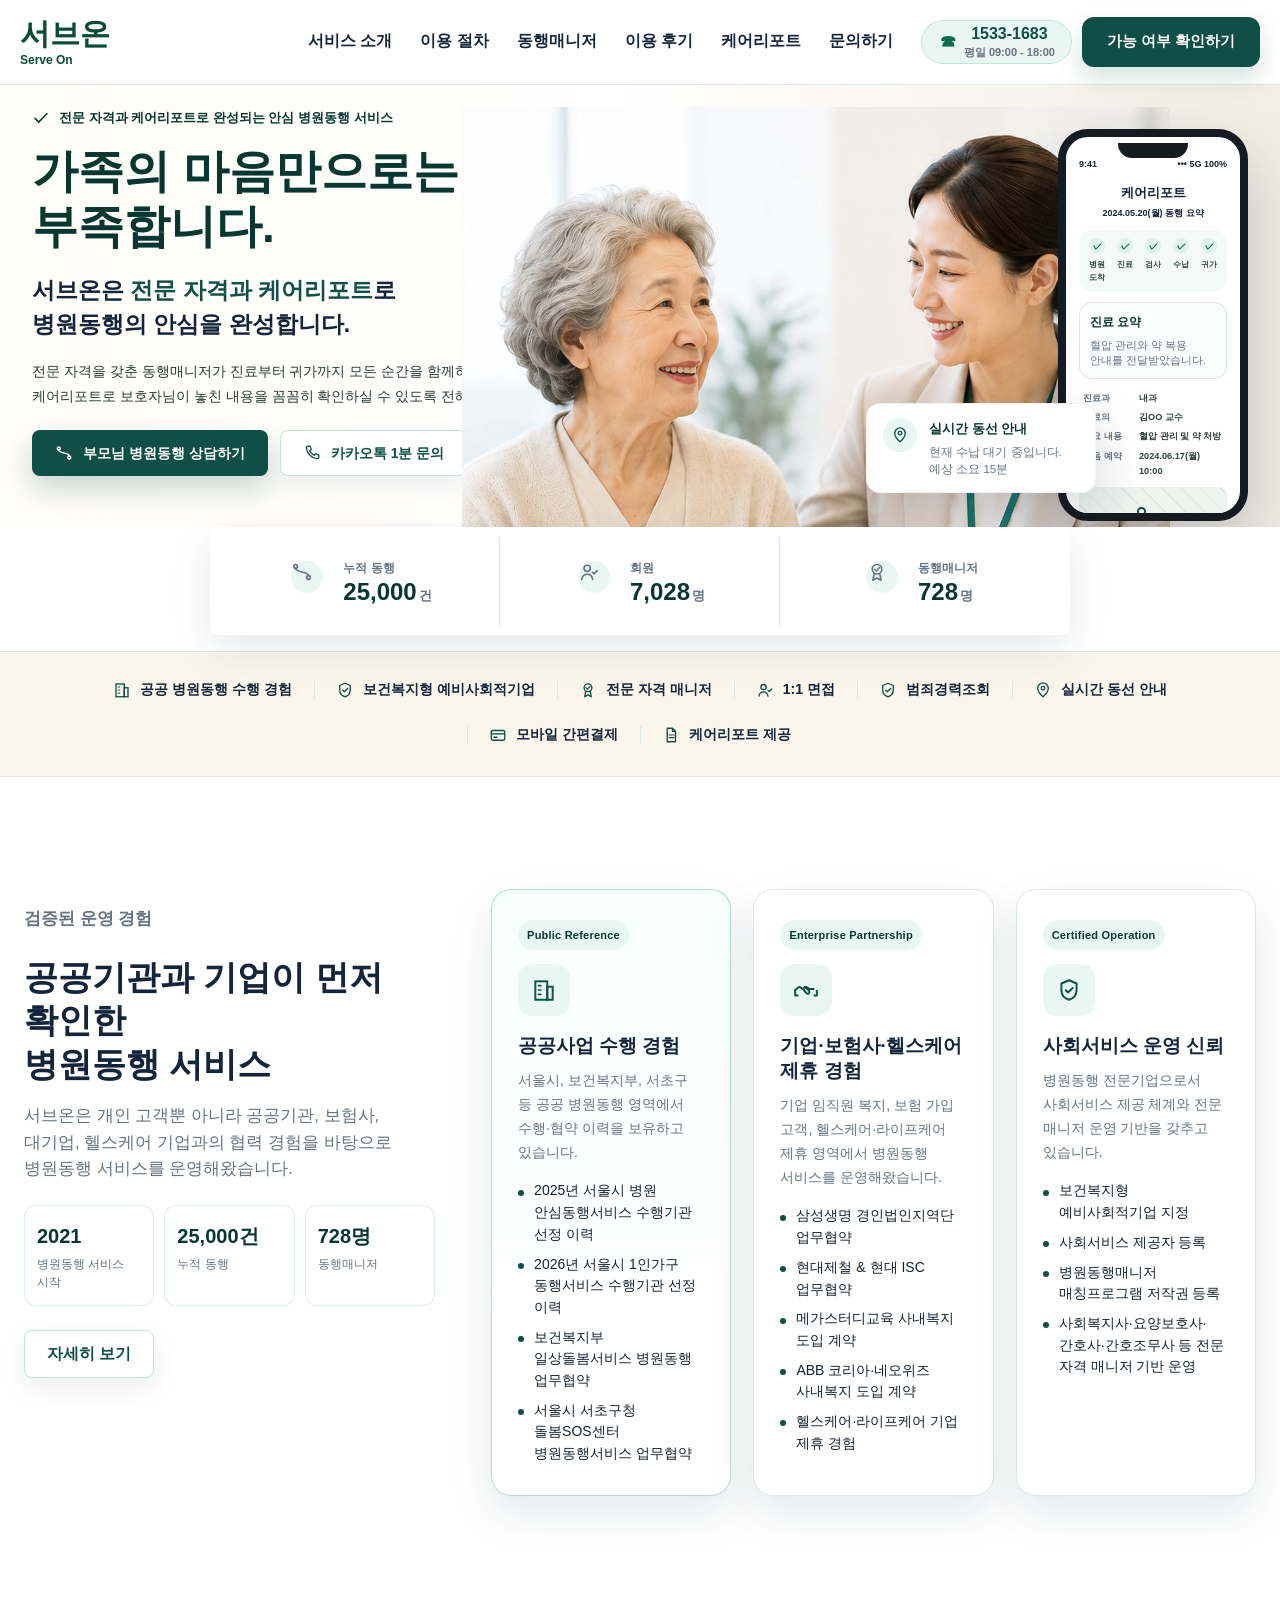
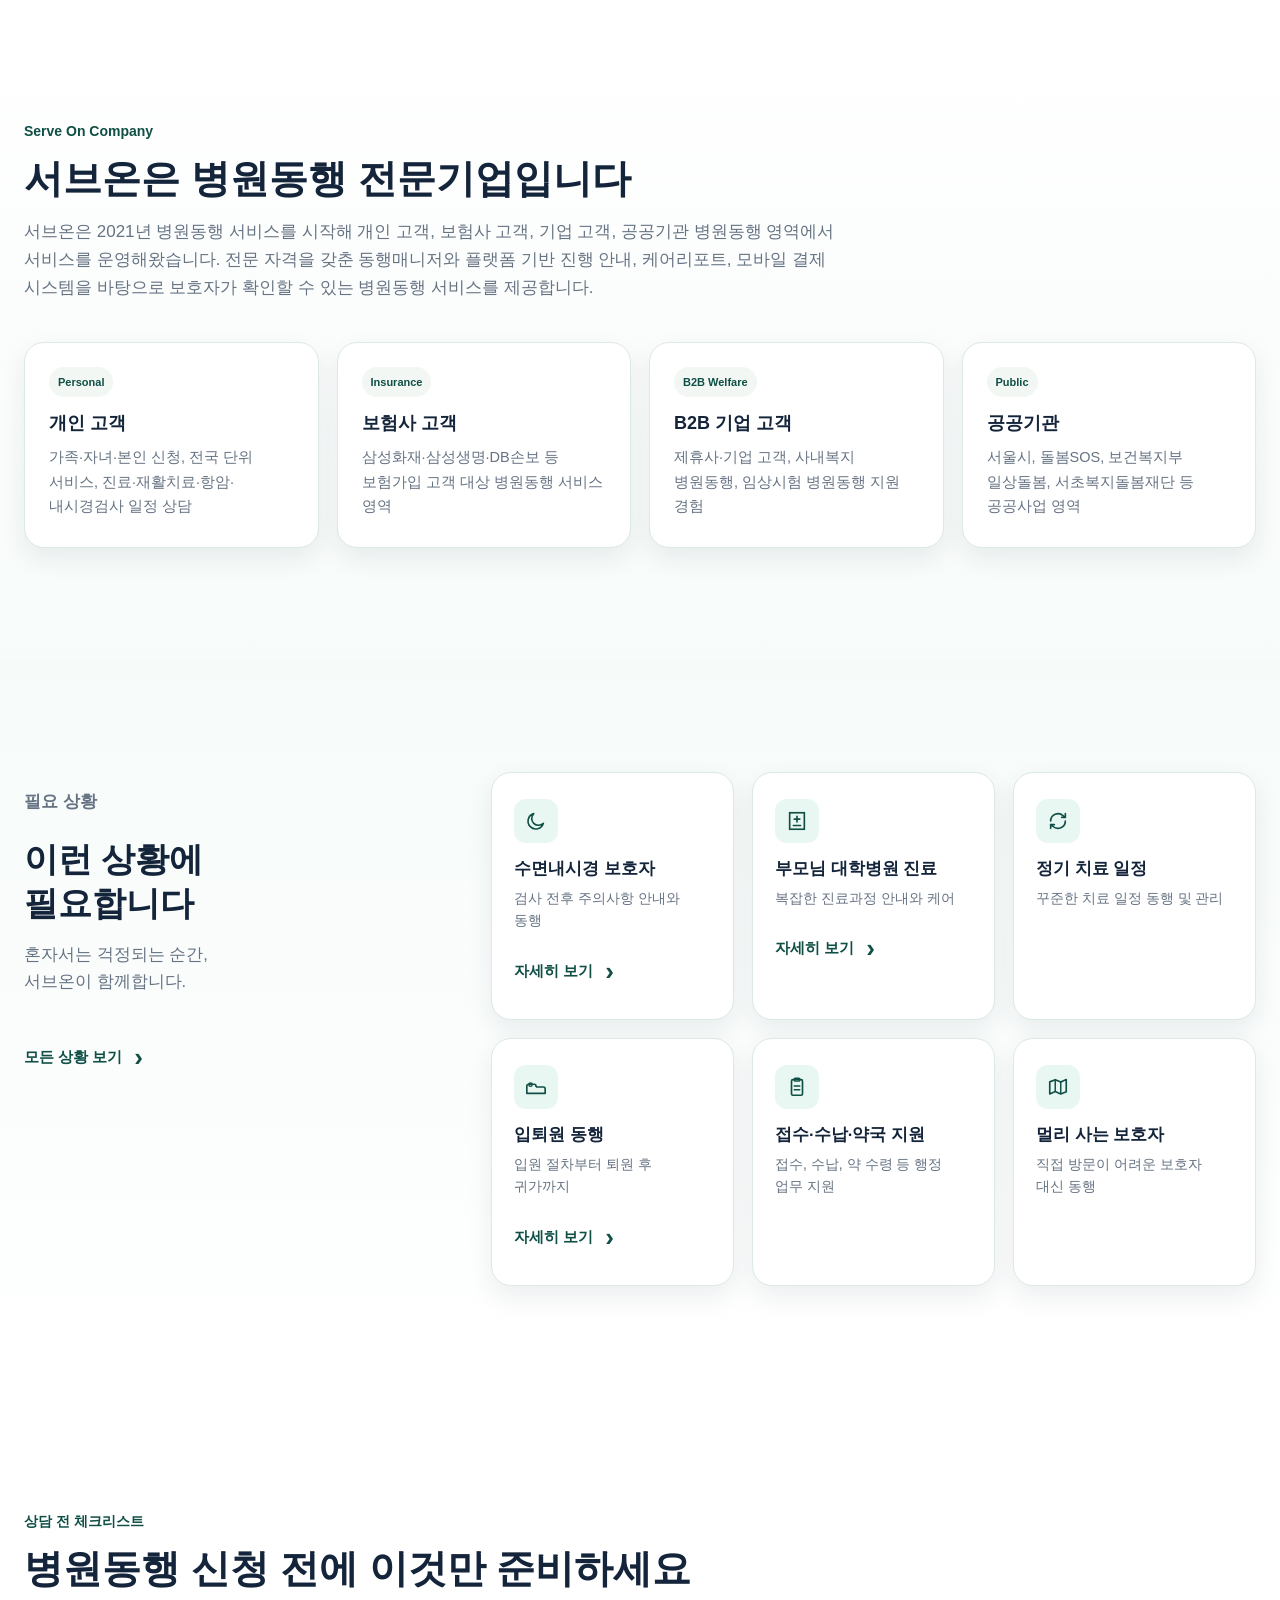
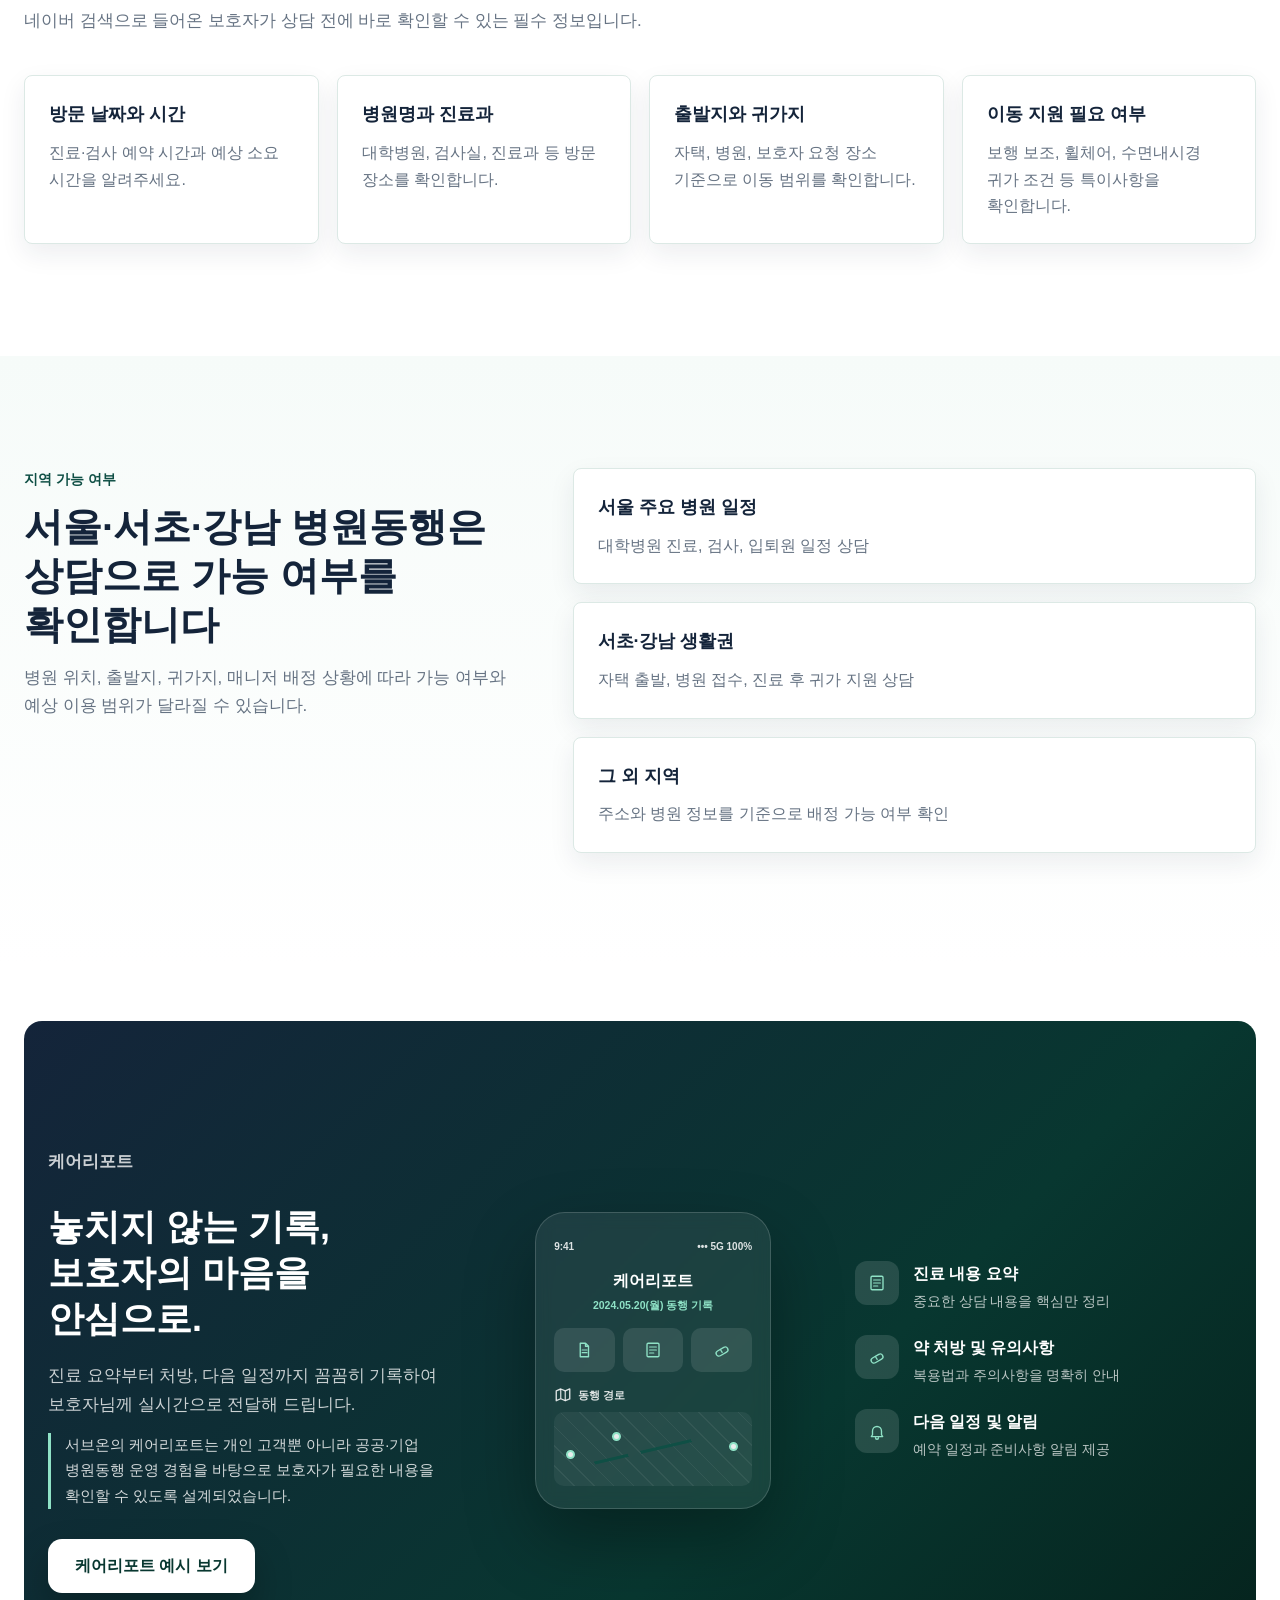
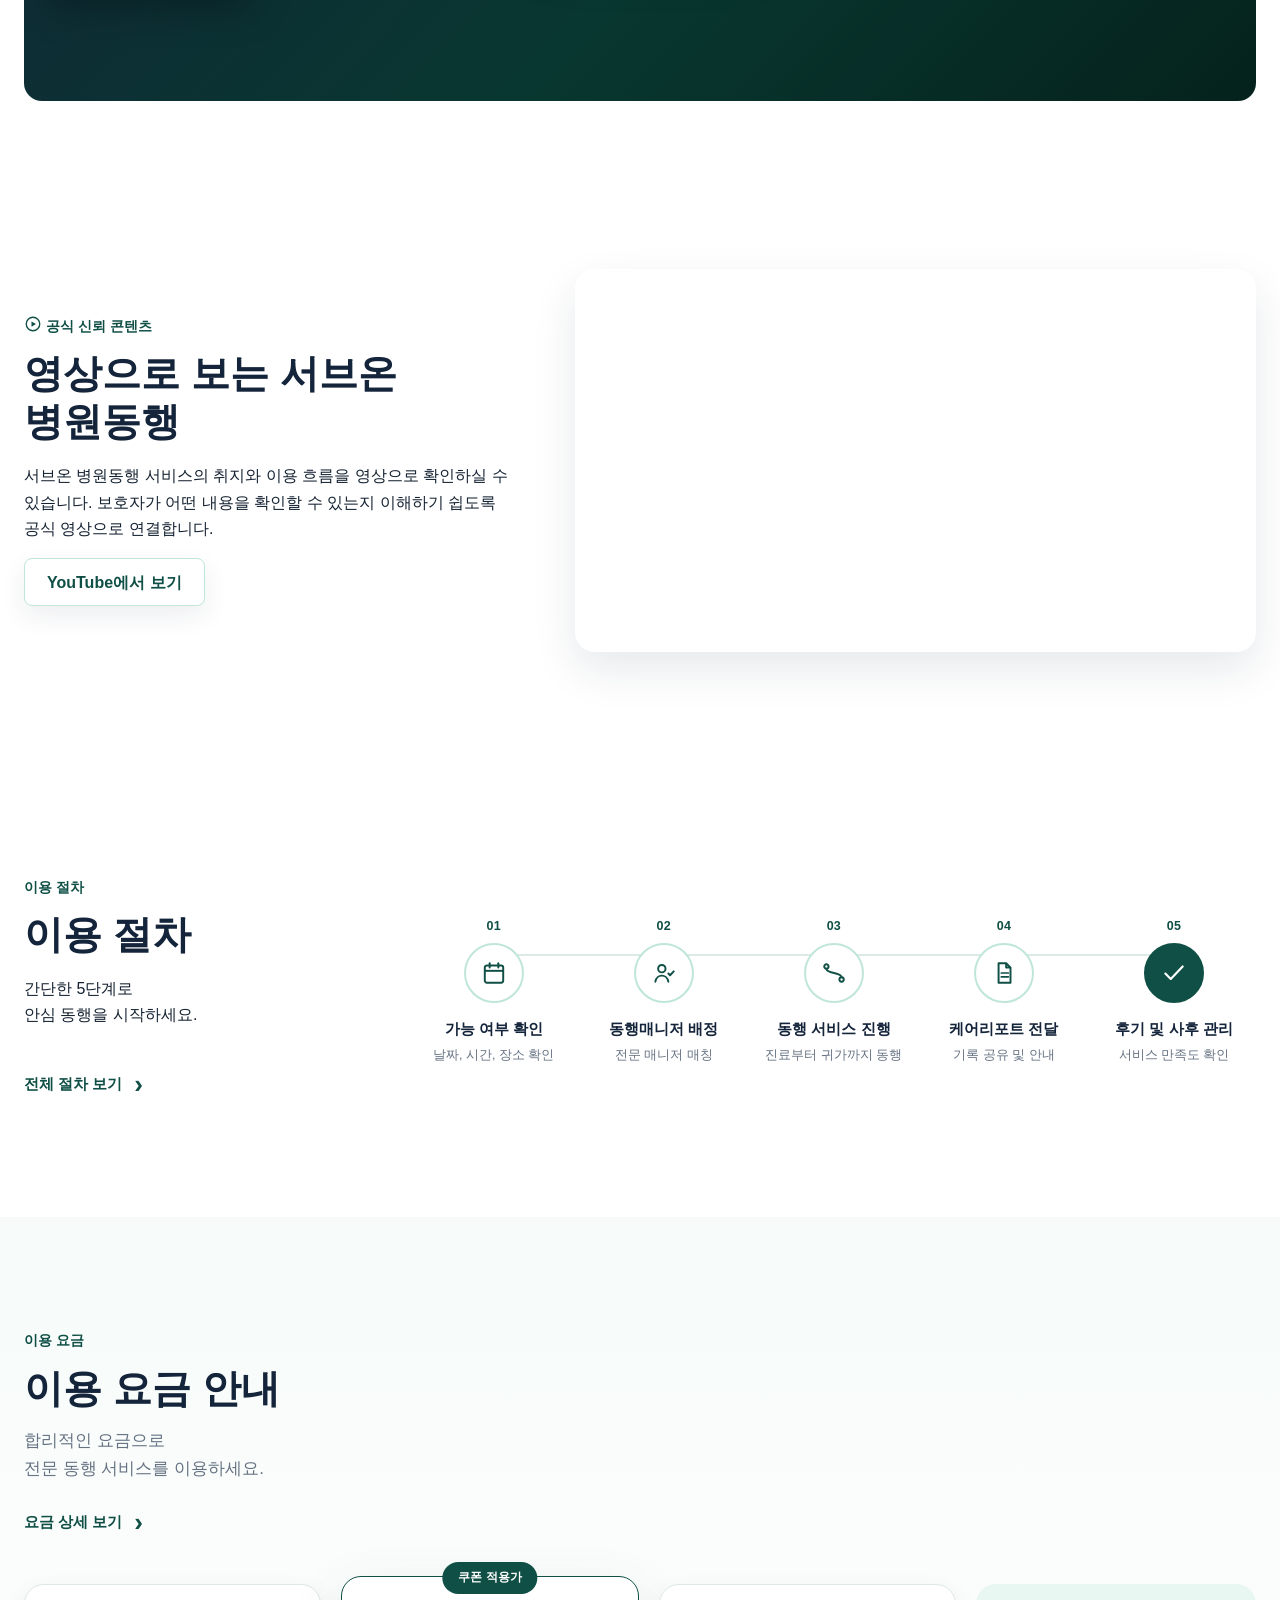
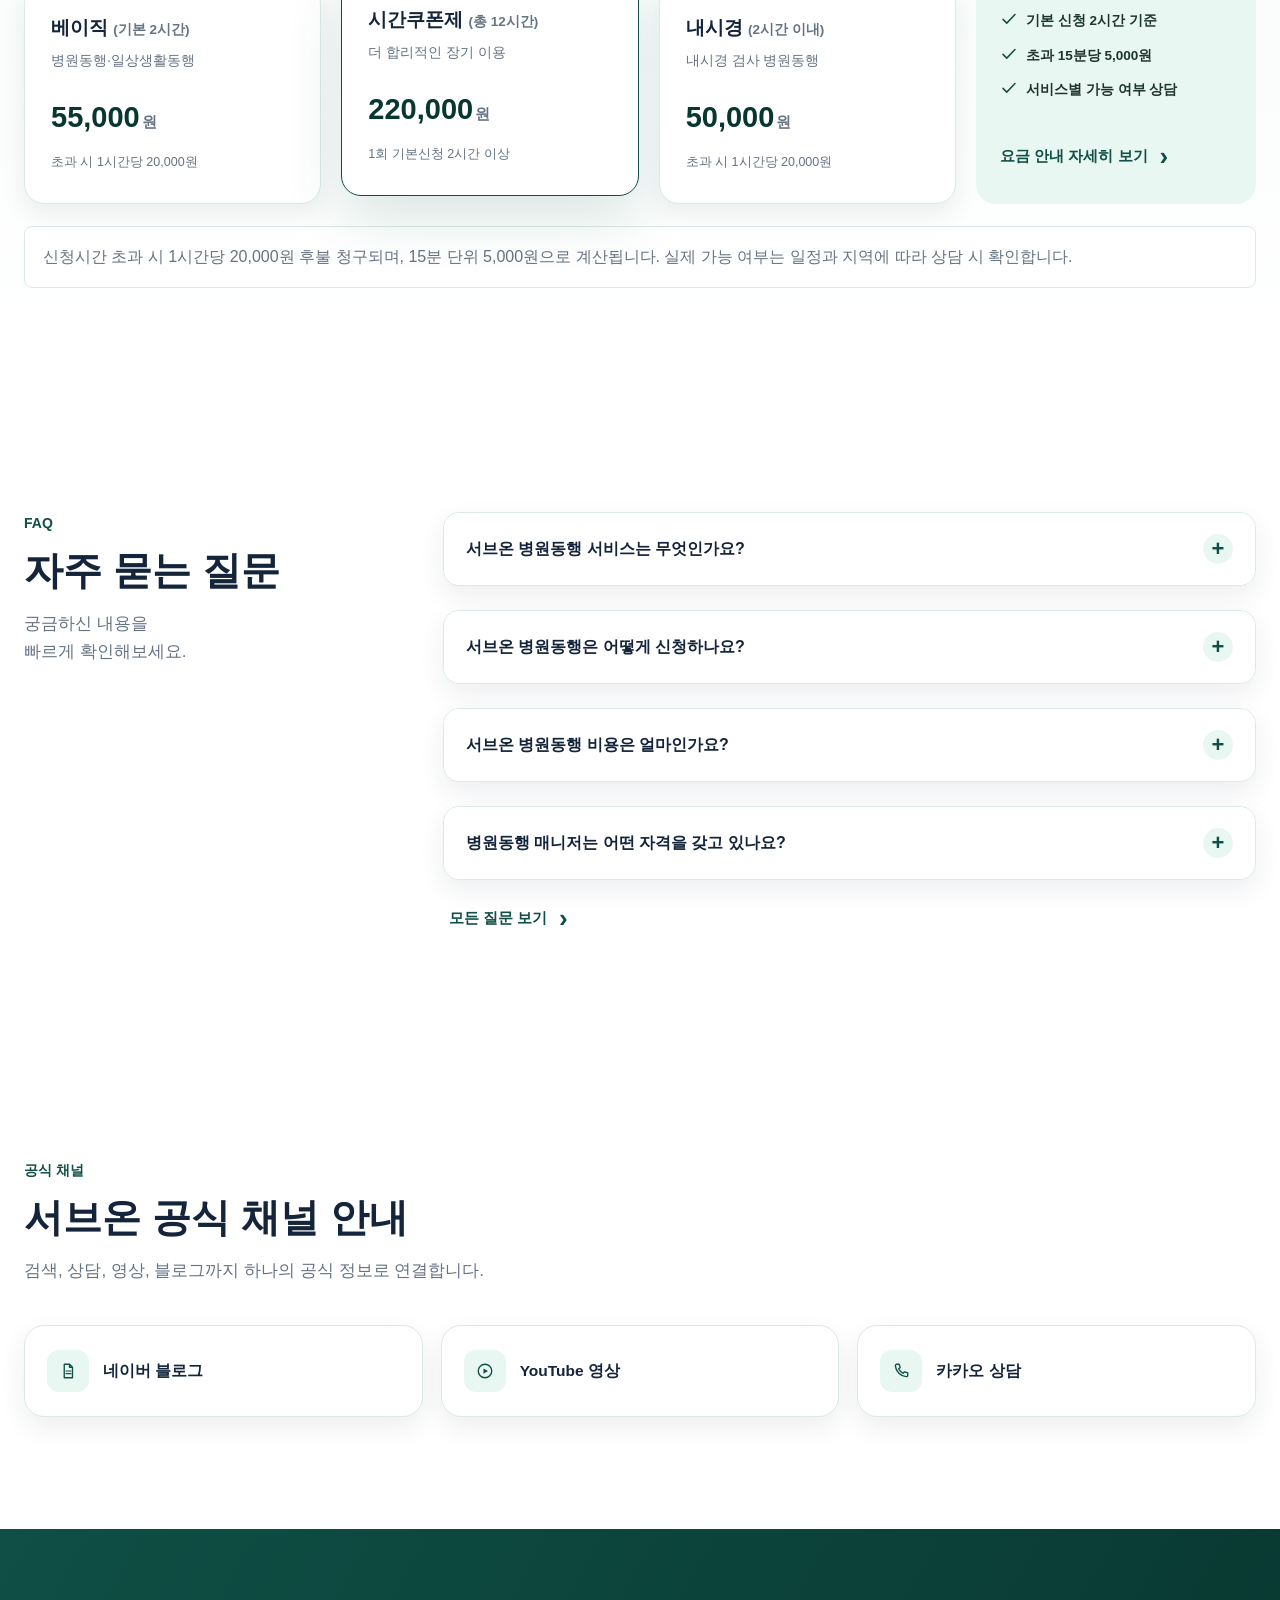
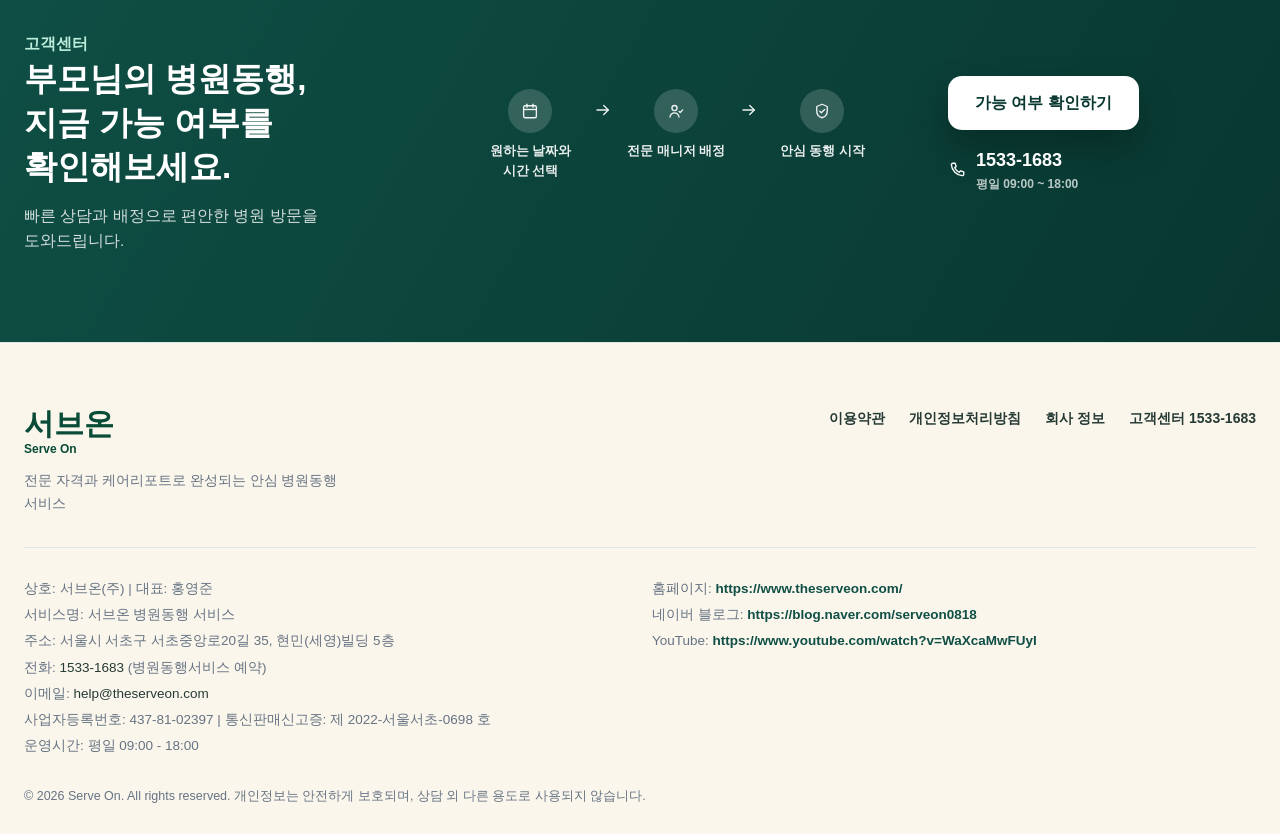
<file: index.html>
<!doctype html>
<html lang="ko">
<head>
  <meta charset="utf-8">
  <meta name="viewport" content="width=device-width, initial-scale=1">
  <title>서브온 | 병원동행 전문 서비스 · 부모님 병원동행 · 케어리포트</title>
  <meta name="description" content="서브온은 부모님 병원동행, 수면내시경 보호자 동행, 항암·재활·입퇴원 동행을 지원하는 병원동행 전문 서비스입니다. 접수부터 진료, 검사, 수납, 약국, 귀가까지 함께하고 보호자에게 케어리포트를 제공합니다. 상담 1533-1683.">
  <link rel="canonical" href="https://www.theserveon.com/">
  <link rel="icon" type="image/svg+xml" href="favicon.svg">
  <meta property="og:type" content="website">
  <meta property="og:title" content="서브온 병원동행 서비스 | 보호자가 확인할 수 있는 병원동행">
  <meta property="og:description" content="전문 동행매니저가 병원 접수부터 귀가까지 함께하고, 케어리포트로 보호자에게 필요한 내용을 전달합니다.">
  <meta property="og:url" content="https://www.theserveon.com/">
  <meta property="og:image" content="https://www.theserveon.com/assets/serveon-hero.jpg">
  <meta name="theme-color" content="#0f4f45">
  <link rel="stylesheet" href="styles.css?v=20260710d">
  <script type="application/ld+json">
  {
    "@context": "https://schema.org",
    "@graph": [
      {
        "@type": "Organization",
        "@id": "https://www.theserveon.com/#organization",
        "name": "서브온",
        "legalName": "서브온(주)",
        "alternateName": "서브온 병원동행",
        "url": "https://www.theserveon.com/",
        "telephone": "+82-1533-1683",
        "email": "help@theserveon.com",
        "taxID": "437-81-02397",
        "logo": "https://www.theserveon.com/favicon.svg",
        "knowsAbout": [
          "병원동행 서비스",
          "공공 병원동행",
          "기업복지 병원동행",
          "보험사 고객 병원동행",
          "케어리포트",
          "전문 동행매니저"
        ],
        "sameAs": [
          "https://blog.naver.com/serveon0818",
          "https://www.youtube.com/watch?v=WaXcaMwFUyI"
        ]
      },
      {
        "@type": "LocalBusiness",
        "@id": "https://www.theserveon.com/#localbusiness",
        "name": "서브온",
        "legalName": "서브온(주)",
        "alternateName": "서브온 병원동행",
        "description": "부모님 병원동행, 수면내시경 보호자 동행, 항암·재활·입퇴원 동행을 지원하는 병원동행 전문 서비스",
        "url": "https://www.theserveon.com/",
        "telephone": "+82-1533-1683",
        "email": "help@theserveon.com",
        "taxID": "437-81-02397",
        "logo": "https://www.theserveon.com/favicon.svg",
        "address": {
          "@type": "PostalAddress",
          "streetAddress": "서초중앙로20길 35 현민(세영)빌딩 5층",
          "addressLocality": "서초구",
          "addressRegion": "서울특별시",
          "addressCountry": "KR"
        },
        "areaServed": "대한민국",
        "openingHours": "Mo-Fr 09:00-18:00"
      },
      {
        "@type": "Service",
        "@id": "https://www.theserveon.com/#service",
        "name": "서브온 병원동행 서비스",
        "serviceType": ["병원동행 서비스", "공공 병원동행", "기업복지 병원동행"],
        "provider": {
          "@id": "https://www.theserveon.com/#organization"
        },
        "areaServed": "대한민국",
        "description": "전문 동행매니저가 병원 접수, 진료, 검사, 수납, 약국, 귀가까지 함께하고 보호자에게 케어리포트를 제공하는 병원동행 서비스입니다. 공공 병원동행 수행 경험과 기업복지 병원동행 운영 경험을 바탕으로 보호자가 확인할 수 있는 동행 절차를 안내합니다."
      },
      {
        "@type": "FAQPage",
        "@id": "https://www.theserveon.com/#faq",
        "mainEntity": [
          {
            "@type": "Question",
            "name": "서브온 병원동행 서비스는 무엇인가요?",
            "acceptedAnswer": {
              "@type": "Answer",
              "text": "서브온 병원동행 서비스는 전문 동행매니저가 병원 접수, 진료, 검사, 수납, 약국, 귀가까지 필요한 이동과 절차를 함께 지원하는 서비스입니다."
            }
          },
          {
            "@type": "Question",
            "name": "서브온 병원동행은 어떻게 신청하나요?",
            "acceptedAnswer": {
              "@type": "Answer",
              "text": "전화 상담 1533-1683 또는 카카오 상담명 서브온_병원동행을 통해 일정, 병원, 필요한 지원 범위를 알려주시면 가능 여부를 확인합니다."
            }
          },
          {
            "@type": "Question",
            "name": "서브온 병원동행 비용은 얼마인가요?",
            "acceptedAnswer": {
              "@type": "Answer",
              "text": "베이직 병원동행은 기본 2시간 55,000원, 내시경 동행은 2시간 이내 50,000원, 시간쿠폰제는 220,000원 기준입니다. 신청시간 초과 시 1시간당 20,000원, 15분 단위 5,000원이 후불 청구됩니다."
            }
          },
          {
            "@type": "Question",
            "name": "병원동행 매니저는 어떤 자격을 갖고 있나요?",
            "acceptedAnswer": {
              "@type": "Answer",
              "text": "서브온은 전문 자격 보유 여부, 1:1 면접, 범죄경력조회 등 기본 확인 절차를 통해 동행매니저를 선발합니다. 세부 배정 조건은 상담 시 확인이 필요합니다."
            }
          },
          {
            "@type": "Question",
            "name": "수면내시경 보호자 동행도 가능한가요?",
            "acceptedAnswer": {
              "@type": "Answer",
              "text": "수면내시경처럼 보호자 동행이 필요한 일정도 상담을 통해 가능 여부를 확인할 수 있습니다. 병원별 기준과 당일 상황에 따라 준비 사항이 달라질 수 있습니다."
            }
          },
          {
            "@type": "Question",
            "name": "부모님이 혼자 병원에 가기 어려울 때 어디까지 도와주나요?",
            "acceptedAnswer": {
              "@type": "Answer",
              "text": "자택 방문, 병원 이동, 접수, 진료 대기, 검사 이동, 수납, 약국, 귀가 지원까지 일정에 맞춰 동행합니다. 필요한 지원 범위는 상담 시 확인합니다."
            }
          },
          {
            "@type": "Question",
            "name": "케어리포트에는 어떤 내용이 담기나요?",
            "acceptedAnswer": {
              "@type": "Answer",
              "text": "케어리포트에는 진행 요약, 진료 과정에서 안내받은 내용, 처방 약품, 다음 일정, 사진 기록, 보호자 전달사항 등이 포함될 수 있습니다."
            }
          },
          {
            "@type": "Question",
            "name": "항암·재활·입퇴원 동행도 가능한가요?",
            "acceptedAnswer": {
              "@type": "Answer",
              "text": "항암, 재활, 투석, 입퇴원처럼 정기적이거나 절차가 많은 병원 일정도 상담 후 가능 여부를 확인합니다."
            }
          },
          {
            "@type": "Question",
            "name": "서울·서초·강남 외 지역도 병원동행이 가능한가요?",
            "acceptedAnswer": {
              "@type": "Answer",
              "text": "지역과 일정에 따라 배정 가능 여부가 달라질 수 있습니다. 서울, 서초, 강남 외 지역은 상담 시 주소와 병원 정보를 기준으로 확인이 필요합니다."
            }
          },
          {
            "@type": "Question",
            "name": "상담 전에 어떤 정보를 준비해야 하나요?",
            "acceptedAnswer": {
              "@type": "Answer",
              "text": "방문 날짜와 시간, 병원명, 진료과 또는 검사명, 출발지와 귀가 장소, 보호자 연락처, 이동 지원 필요 여부를 준비하면 상담이 빠르게 진행됩니다."
            }
          }
        ]
      }
    ]
  }
  </script>
  <script type="application/ld+json">{"@context":"https://schema.org","@type":"BreadcrumbList","itemListElement":[{"@type":"ListItem","position":1,"name":"홈","item":"https://www.theserveon.com/"}]}</script>
</head>
<body>
  <a class="skip-link" href="#main">본문 바로가기</a>

  <svg class="hp-sprite" aria-hidden="true" focusable="false">
    <defs>
      <symbol id="i-check" viewBox="0 0 24 24"><path d="M4 12.5l5 5L20 6" fill="none" stroke="currentColor" stroke-width="2" stroke-linecap="round" stroke-linejoin="round"/></symbol>
      <symbol id="i-shield" viewBox="0 0 24 24"><path d="M12 3l7 3v6c0 5-3.2 7.9-7 9-3.8-1.1-7-4-7-9V6l7-3z" fill="none" stroke="currentColor" stroke-width="1.8" stroke-linejoin="round"/></symbol>
      <symbol id="i-shield-check" viewBox="0 0 24 24"><path d="M12 3l7 3v6c0 5-3.2 7.9-7 9-3.8-1.1-7-4-7-9V6l7-3z" fill="none" stroke="currentColor" stroke-width="1.8" stroke-linejoin="round"/><path d="M9 12.2l2.1 2.1L15.5 10" fill="none" stroke="currentColor" stroke-width="1.8" stroke-linecap="round" stroke-linejoin="round"/></symbol>
      <symbol id="i-user-check" viewBox="0 0 24 24"><circle cx="10" cy="8" r="3.4" fill="none" stroke="currentColor" stroke-width="1.8"/><path d="M4 20c.6-3.6 3.3-5.6 6-5.6s5.4 2 6 5.6" fill="none" stroke="currentColor" stroke-width="1.8" stroke-linecap="round"/><path d="M16 12.5l1.6 1.6L21 10.5" fill="none" stroke="currentColor" stroke-width="1.8" stroke-linecap="round" stroke-linejoin="round"/></symbol>
      <symbol id="i-badge" viewBox="0 0 24 24"><circle cx="12" cy="9" r="5.2" fill="none" stroke="currentColor" stroke-width="1.8"/><path d="M9 13.4L7.6 21l4.4-2.4 4.4 2.4-1.4-7.6" fill="none" stroke="currentColor" stroke-width="1.8" stroke-linejoin="round"/><path d="M9.3 9l1.9 1.9 3.5-3.8" fill="none" stroke="currentColor" stroke-width="1.6" stroke-linecap="round" stroke-linejoin="round"/></symbol>
      <symbol id="i-pin" viewBox="0 0 24 24"><path d="M12 21s7-6.1 7-11.5A7 7 0 105 9.5C5 14.9 12 21 12 21z" fill="none" stroke="currentColor" stroke-width="1.8" stroke-linejoin="round"/><circle cx="12" cy="9.5" r="2.4" fill="none" stroke="currentColor" stroke-width="1.8"/></symbol>
      <symbol id="i-card" viewBox="0 0 24 24"><rect x="3" y="6" width="18" height="13" rx="2.2" fill="none" stroke="currentColor" stroke-width="1.8"/><line x1="3" y1="10.5" x2="21" y2="10.5" stroke="currentColor" stroke-width="1.8"/><line x1="6.5" y1="15" x2="10.5" y2="15" stroke="currentColor" stroke-width="1.8" stroke-linecap="round"/></symbol>
      <symbol id="i-doc" viewBox="0 0 24 24"><path d="M7 3h7l4 4v14H7z" fill="none" stroke="currentColor" stroke-width="1.8" stroke-linejoin="round"/><path d="M14 3v4h4" fill="none" stroke="currentColor" stroke-width="1.8" stroke-linejoin="round"/><line x1="9.5" y1="12" x2="16" y2="12" stroke="currentColor" stroke-width="1.6" stroke-linecap="round"/><line x1="9.5" y1="15.5" x2="16" y2="15.5" stroke="currentColor" stroke-width="1.6" stroke-linecap="round"/></symbol>
      <symbol id="i-building" viewBox="0 0 24 24"><rect x="4" y="4" width="11" height="17" fill="none" stroke="currentColor" stroke-width="1.8"/><rect x="15" y="9" width="5" height="12" fill="none" stroke="currentColor" stroke-width="1.8"/><line x1="7" y1="8" x2="9" y2="8" stroke="currentColor" stroke-width="1.6" stroke-linecap="round"/><line x1="7" y1="12" x2="9" y2="12" stroke="currentColor" stroke-width="1.6" stroke-linecap="round"/><line x1="7" y1="16" x2="9" y2="16" stroke="currentColor" stroke-width="1.6" stroke-linecap="round"/></symbol>
      <symbol id="i-handshake" viewBox="0 0 24 24"><path d="M2 12l4-3 3 2 3-2 3 2h4" fill="none" stroke="currentColor" stroke-width="1.8" stroke-linecap="round" stroke-linejoin="round"/><path d="M9 11l3.5 4a1.6 1.6 0 002.3-2.2L11 9" fill="none" stroke="currentColor" stroke-width="1.8" stroke-linecap="round" stroke-linejoin="round"/><path d="M2 12v5h3M22 12v5h-3" fill="none" stroke="currentColor" stroke-width="1.8" stroke-linejoin="round"/></symbol>
      <symbol id="i-moon" viewBox="0 0 24 24"><path d="M20 14.5A8.5 8.5 0 119.5 4a6.8 6.8 0 1010.5 10.5z" fill="none" stroke="currentColor" stroke-width="1.8" stroke-linejoin="round"/></symbol>
      <symbol id="i-hospital" viewBox="0 0 24 24"><rect x="4" y="3" width="16" height="18" fill="none" stroke="currentColor" stroke-width="1.8"/><line x1="12" y1="7" x2="12" y2="13" stroke="currentColor" stroke-width="1.8" stroke-linecap="round"/><line x1="9" y1="10" x2="15" y2="10" stroke="currentColor" stroke-width="1.8" stroke-linecap="round"/><line x1="8" y1="17" x2="16" y2="17" stroke="currentColor" stroke-width="1.6" stroke-linecap="round"/></symbol>
      <symbol id="i-repeat" viewBox="0 0 24 24"><path d="M4 12a8 8 0 0113.6-5.7L20 8" fill="none" stroke="currentColor" stroke-width="1.8" stroke-linecap="round"/><path d="M20 4v4h-4" fill="none" stroke="currentColor" stroke-width="1.8" stroke-linecap="round" stroke-linejoin="round"/><path d="M20 12a8 8 0 01-13.6 5.7L4 16" fill="none" stroke="currentColor" stroke-width="1.8" stroke-linecap="round"/><path d="M4 20v-4h4" fill="none" stroke="currentColor" stroke-width="1.8" stroke-linecap="round" stroke-linejoin="round"/></symbol>
      <symbol id="i-bed" viewBox="0 0 24 24"><path d="M2 19v-8a2 2 0 012-2h6a2 2 0 012 2v1" fill="none" stroke="currentColor" stroke-width="1.8" stroke-linejoin="round"/><path d="M12 12h8a2 2 0 012 2v5" fill="none" stroke="currentColor" stroke-width="1.8" stroke-linejoin="round"/><line x1="2" y1="19" x2="22" y2="19" stroke="currentColor" stroke-width="1.8" stroke-linecap="round"/><circle cx="6" cy="9.5" r="1.8" fill="none" stroke="currentColor" stroke-width="1.6"/></symbol>
      <symbol id="i-clipboard" viewBox="0 0 24 24"><rect x="6" y="4" width="12" height="17" rx="1.6" fill="none" stroke="currentColor" stroke-width="1.8"/><rect x="9" y="2.4" width="6" height="3.2" rx="1" fill="none" stroke="currentColor" stroke-width="1.6"/><line x1="9" y1="11" x2="15" y2="11" stroke="currentColor" stroke-width="1.6" stroke-linecap="round"/><line x1="9" y1="15" x2="15" y2="15" stroke="currentColor" stroke-width="1.6" stroke-linecap="round"/></symbol>
      <symbol id="i-map" viewBox="0 0 24 24"><path d="M9 4L3 6.4v13.2L9 17l6 2.6 6-2.4V3.9L15 6.5 9 4z" fill="none" stroke="currentColor" stroke-width="1.8" stroke-linejoin="round"/><line x1="9" y1="4" x2="9" y2="17" stroke="currentColor" stroke-width="1.6"/><line x1="15" y1="6.5" x2="15" y2="19.6" stroke="currentColor" stroke-width="1.6"/></symbol>
      <symbol id="i-phone" viewBox="0 0 24 24"><path d="M6.5 3h3l1.4 4.2-2 1.8a13 13 0 006.1 6.1l1.8-2 4.2 1.4v3a2 2 0 01-2.2 2C11.5 19 5 12.5 4.5 5.2A2 2 0 016.5 3z" fill="none" stroke="currentColor" stroke-width="1.8" stroke-linejoin="round"/></symbol>
      <symbol id="i-calendar" viewBox="0 0 24 24"><rect x="3.5" y="5" width="17" height="16" rx="2" fill="none" stroke="currentColor" stroke-width="1.8"/><line x1="3.5" y1="10" x2="20.5" y2="10" stroke="currentColor" stroke-width="1.8"/><line x1="8" y1="3" x2="8" y2="7" stroke="currentColor" stroke-width="1.8" stroke-linecap="round"/><line x1="16" y1="3" x2="16" y2="7" stroke="currentColor" stroke-width="1.8" stroke-linecap="round"/></symbol>
      <symbol id="i-bell" viewBox="0 0 24 24"><path d="M6 17v-5a6 6 0 1112 0v5l1.6 2.4H4.4L6 17z" fill="none" stroke="currentColor" stroke-width="1.8" stroke-linejoin="round"/><path d="M10 21a2 2 0 004 0" fill="none" stroke="currentColor" stroke-width="1.8" stroke-linecap="round"/></symbol>
      <symbol id="i-pill" viewBox="0 0 24 24"><rect x="3.5" y="10.4" width="17" height="7.4" rx="3.7" transform="rotate(-30 12 14)" fill="none" stroke="currentColor" stroke-width="1.8"/><line x1="9.6" y1="10.9" x2="12.6" y2="15.8" stroke="currentColor" stroke-width="1.6"/></symbol>
      <symbol id="i-summary" viewBox="0 0 24 24"><rect x="4" y="3" width="16" height="18" rx="1.6" fill="none" stroke="currentColor" stroke-width="1.8"/><line x1="7.5" y1="8" x2="16.5" y2="8" stroke="currentColor" stroke-width="1.6" stroke-linecap="round"/><line x1="7.5" y1="12" x2="16.5" y2="12" stroke="currentColor" stroke-width="1.6" stroke-linecap="round"/><line x1="7.5" y1="16" x2="13" y2="16" stroke="currentColor" stroke-width="1.6" stroke-linecap="round"/></symbol>
      <symbol id="i-play" viewBox="0 0 24 24"><circle cx="12" cy="12" r="9" fill="none" stroke="currentColor" stroke-width="1.8"/><path d="M10 8.5l6 3.5-6 3.5z" fill="currentColor" stroke="none"/></symbol>
      <symbol id="i-heart" viewBox="0 0 24 24"><path d="M12 20s-7.5-4.6-9.6-9.2C1 7.6 3 4.5 6.4 4.2 8.6 4 10.7 5.2 12 7c1.3-1.8 3.4-3 5.6-2.8 3.4.3 5.4 3.4 4 6.6C19.5 15.4 12 20 12 20z" fill="none" stroke="currentColor" stroke-width="1.8" stroke-linejoin="round"/></symbol>
      <symbol id="i-arrow" viewBox="0 0 24 24"><line x1="4" y1="12" x2="19" y2="12" stroke="currentColor" stroke-width="1.8" stroke-linecap="round"/><path d="M13 6l6 6-6 6" fill="none" stroke="currentColor" stroke-width="1.8" stroke-linecap="round" stroke-linejoin="round"/></symbol>
      <symbol id="i-route" viewBox="0 0 24 24"><circle cx="5" cy="6" r="2" fill="none" stroke="currentColor" stroke-width="1.8"/><circle cx="19" cy="18" r="2" fill="none" stroke="currentColor" stroke-width="1.8"/><path d="M5 8c0 5 14 3 14 8" fill="none" stroke="currentColor" stroke-width="1.8" stroke-linecap="round"/></symbol>
    </defs>
  </svg>

  <header class="site-header">
    <div class="header-inner">
      <a class="brand" href="index.html" aria-label="서브온 병원동행 서비스 홈">
        <span class="brand-mark" aria-hidden="true">S</span>
        <span><strong>서브온</strong><small>Serve On</small></span>
      </a>
      <nav class="primary-nav" id="primary-nav" aria-label="주요 메뉴">
        <a href="service.html">서비스 소개</a>
        <a href="process.html">이용 절차</a>
        <a href="managers.html">동행매니저</a>
        <a href="reviews.html">이용 후기</a>
        <a href="care-report.html">케어리포트</a>
        <a href="customer-center.html">문의하기</a>
      </nav>
      <div class="header-actions">
        <a class="header-phone" href="tel:1533-1683" aria-label="전화 상담 1533-1683">1533-1683</a>
        <a class="header-cta" href="customer-center.html#contact" aria-label="병원동행 가능 여부 확인하기">가능 여부 확인하기</a>
      </div>
      <button class="menu-toggle" type="button" aria-label="메뉴 열기" aria-controls="primary-nav" aria-expanded="false">
        <span></span><span></span><span></span>
      </button>
    </div>
  </header>

  <main id="main">
    <section class="hero hp-hero" id="service" aria-labelledby="hero-title">
      <div class="container hp-hero-shell">
        <div class="hp-hero-copy">
          <p class="eyebrow hp-hero-eyebrow"><svg class="hp-ico" aria-hidden="true"><use href="#i-check"></use></svg> 전문 자격과 케어리포트로 완성되는 안심 병원동행 서비스</p>
          <h1 id="hero-title">서브온 병원동행 서비스</h1>
          <p class="hp-hero-lead">가족의 마음만으로는<br>부족합니다.</p>
          <p class="hp-hero-subcopy">서브온은 <span>전문 자격과 케어리포트</span>로<br>병원동행의 안심을 완성합니다.</p>
          <p class="hp-hero-desc">전문 자격을 갖춘 동행매니저가 진료부터 귀가까지 모든 순간을 함께하고, 케어리포트로 보호자님이 놓친 내용을 꼼꼼히 확인하실 수 있도록 전해드립니다.</p>
          <div class="hp-hero-actions" aria-label="주요 상담 버튼">
            <a class="btn btn-primary hp-btn-lg" href="customer-center.html" aria-label="부모님 병원동행 상담하기"><svg class="hp-ico" aria-hidden="true"><use href="#i-route"></use></svg> 부모님 병원동행 상담하기</a>
            <a class="btn btn-secondary hp-btn-lg" href="https://pf.kakao.com/_NxcWjs" target="_blank" rel="noopener noreferrer" aria-label="카카오톡으로 1분 문의하기"><svg class="hp-ico" aria-hidden="true"><use href="#i-phone"></use></svg> 카카오톡 1분 문의</a>
          </div>
        </div>

        <div class="hp-hero-visual">
          <div class="hp-hero-photo">
            <img src="assets/serveon-hero-patient-manager.jpg" alt="어르신과 동행매니저가 함께하는 서브온 병원동행 서비스 이미지" loading="eager">
          </div>

          <aside class="hp-hero-phone" aria-label="케어리포트 모바일 예시">
            <div class="hp-phone-status"><span>9:41</span><span aria-hidden="true">••• 5G 100%</span></div>
            <strong class="hp-phone-title">케어리포트</strong>
            <small class="hp-phone-date">2024.05.20(월) 동행 요약</small>
            <div class="hp-phone-steps" aria-label="동행 단계 요약">
              <span>병원 도착</span><span>진료</span><span>검사</span><span>수납</span><span>귀가</span>
            </div>
            <div class="hp-phone-summary" aria-label="진료 요약">
              <strong>진료 요약</strong>
              <p>혈압 관리와 약 복용 안내를 전달받았습니다.</p>
            </div>
            <dl class="hp-phone-facts">
              <div><dt>진료과</dt><dd>내과</dd></div>
              <div><dt>진료의</dt><dd>김OO 교수</dd></div>
              <div><dt>주요 내용</dt><dd>혈압 관리 및 약 처방</dd></div>
              <div><dt>다음 예약</dt><dd>2024.06.17(월) 10:00</dd></div>
            </dl>
            <div class="hp-phone-map" aria-hidden="true"><i></i><i></i><i></i></div>
          </aside>

          <div class="hp-hero-float">
            <span class="hp-hero-float-icon" aria-hidden="true"><svg class="hp-ico" aria-hidden="true"><use href="#i-pin"></use></svg></span>
            <div>
              <strong>실시간 동선 안내</strong>
              <p>현재 수납 대기 중입니다.<br>예상 소요 15분</p>
            </div>
          </div>
        </div>
      </div>
    </section>

    <section class="hp-stats-wrap" aria-label="서브온 병원동행 누적 실적">
      <div class="container">
        <div class="hp-stats-card">
          <div><span class="hp-stats-icon" aria-hidden="true"><svg class="hp-ico" aria-hidden="true"><use href="#i-route"></use></svg></span><strong>25,000<em>건</em></strong><span>누적 동행</span></div>
          <div><span class="hp-stats-icon" aria-hidden="true"><svg class="hp-ico" aria-hidden="true"><use href="#i-user-check"></use></svg></span><strong>7,028<em>명</em></strong><span>회원</span></div>
          <div><span class="hp-stats-icon" aria-hidden="true"><svg class="hp-ico" aria-hidden="true"><use href="#i-badge"></use></svg></span><strong>728<em>명</em></strong><span>동행매니저</span></div>
        </div>
      </div>
    </section>

    <section class="hp-badges" aria-label="서브온 병원동행 서비스 신뢰 요소">
      <div class="container hp-badges-row">
        <div><svg class="hp-ico" aria-hidden="true"><use href="#i-building"></use></svg><strong>공공 병원동행 수행 경험</strong></div>
        <div><svg class="hp-ico" aria-hidden="true"><use href="#i-shield-check"></use></svg><strong>보건복지형 예비사회적기업</strong></div>
        <div><svg class="hp-ico" aria-hidden="true"><use href="#i-badge"></use></svg><strong>전문 자격 매니저</strong></div>
        <div><svg class="hp-ico" aria-hidden="true"><use href="#i-user-check"></use></svg><strong>1:1 면접</strong></div>
        <div><svg class="hp-ico" aria-hidden="true"><use href="#i-shield-check"></use></svg><strong>범죄경력조회</strong></div>
        <div><svg class="hp-ico" aria-hidden="true"><use href="#i-pin"></use></svg><strong>실시간 동선 안내</strong></div>
        <div><svg class="hp-ico" aria-hidden="true"><use href="#i-card"></use></svg><strong>모바일 간편결제</strong></div>
        <div><svg class="hp-ico" aria-hidden="true"><use href="#i-doc"></use></svg><strong>케어리포트 제공</strong></div>
      </div>
    </section>

    <section class="section hp-proof" aria-labelledby="proof-title">
      <div class="container hp-proof-grid">
        <div class="hp-proof-intro">
          <p class="eyebrow">검증된 운영 경험</p>
          <h2 id="proof-title">공공기관과 기업이 먼저 확인한<br>병원동행 서비스</h2>
          <p>서브온은 개인 고객뿐 아니라 공공기관, 보험사, 대기업, 헬스케어 기업과의 협력 경험을 바탕으로 병원동행 서비스를 운영해왔습니다.</p>
          <div class="hp-proof-metrics" aria-label="서브온 회사소개서 기반 주요 수치">
            <p><strong>2021</strong><span>병원동행 서비스 시작</span></p>
            <p><strong>25,000건</strong><span>누적 동행</span></p>
            <p><strong>728명</strong><span>동행매니저</span></p>
          </div>
          <a class="btn btn-secondary" href="service.html" aria-label="공공·기업 신뢰 실적 자세히 보기">자세히 보기</a>
        </div>
        <div class="hp-proof-cards">
          <article class="hp-proof-card is-featured">
            <small>Public Reference</small>
            <span class="hp-proof-icon" aria-hidden="true"><svg class="hp-ico" aria-hidden="true"><use href="#i-building"></use></svg></span>
            <h3>공공사업 수행 경험</h3>
            <p>서울시, 보건복지부, 서초구 등 공공 병원동행 영역에서 수행·협약 이력을 보유하고 있습니다.</p>
            <ul>
              <li>2025년 서울시 병원 안심동행서비스 수행기관 선정 이력</li>
              <li>2026년 서울시 1인가구 동행서비스 수행기관 선정 이력</li>
              <li>보건복지부 일상돌봄서비스 병원동행 업무협약</li>
              <li>서울시 서초구청 돌봄SOS센터 병원동행서비스 업무협약</li>
            </ul>
          </article>
          <article class="hp-proof-card">
            <small>Enterprise Partnership</small>
            <span class="hp-proof-icon" aria-hidden="true"><svg class="hp-ico" aria-hidden="true"><use href="#i-handshake"></use></svg></span>
            <h3>기업·보험사·헬스케어 제휴 경험</h3>
            <p>기업 임직원 복지, 보험 가입 고객, 헬스케어·라이프케어 제휴 영역에서 병원동행 서비스를 운영해왔습니다.</p>
            <ul>
              <li>삼성생명 경인법인지역단 업무협약</li>
              <li>현대제철 &amp; 현대 ISC 업무협약</li>
              <li>메가스터디교육 사내복지 도입 계약</li>
              <li>ABB 코리아·네오위즈 사내복지 도입 계약</li>
              <li>헬스케어·라이프케어 기업 제휴 경험</li>
            </ul>
          </article>
          <article class="hp-proof-card">
            <small>Certified Operation</small>
            <span class="hp-proof-icon" aria-hidden="true"><svg class="hp-ico" aria-hidden="true"><use href="#i-shield-check"></use></svg></span>
            <h3>사회서비스 운영 신뢰</h3>
            <p>병원동행 전문기업으로서 사회서비스 제공 체계와 전문 매니저 운영 기반을 갖추고 있습니다.</p>
            <ul>
              <li>보건복지형 예비사회적기업 지정</li>
              <li>사회서비스 제공자 등록</li>
              <li>병원동행매니저 매칭프로그램 저작권 등록</li>
              <li>사회복지사·요양보호사·간호사·간호조무사 등 전문 자격 매니저 기반 운영</li>
            </ul>
          </article>
        </div>
      </div>
    </section>

    <section class="section hp-company-trust" aria-labelledby="company-trust-title">
      <div class="container">
        <div class="section-heading">
          <p class="eyebrow">Serve On Company</p>
          <h2 id="company-trust-title">서브온은 병원동행 전문기업입니다</h2>
          <p>서브온은 2021년 병원동행 서비스를 시작해 개인 고객, 보험사 고객, 기업 고객, 공공기관 병원동행 영역에서 서비스를 운영해왔습니다. 전문 자격을 갖춘 동행매니저와 플랫폼 기반 진행 안내, 케어리포트, 모바일 결제 시스템을 바탕으로 보호자가 확인할 수 있는 병원동행 서비스를 제공합니다.</p>
        </div>
        <div class="hp-company-grid">
          <article><span>Personal</span><h3>개인 고객</h3><p>가족·자녀·본인 신청, 전국 단위 서비스, 진료·재활치료·항암·내시경검사 일정 상담</p></article>
          <article><span>Insurance</span><h3>보험사 고객</h3><p>삼성화재·삼성생명·DB손보 등 보험가입 고객 대상 병원동행 서비스 영역</p></article>
          <article><span>B2B Welfare</span><h3>B2B 기업 고객</h3><p>제휴사·기업 고객, 사내복지 병원동행, 임상시험 병원동행 지원 경험</p></article>
          <article><span>Public</span><h3>공공기관</h3><p>서울시, 돌봄SOS, 보건복지부 일상돌봄, 서초복지돌봄재단 등 공공사업 영역</p></article>
        </div>
      </div>
    </section>

    <section class="section section-soft hp-situations" id="managers" aria-labelledby="situations-title">
      <div class="container hp-situations-grid">
        <div class="hp-situations-intro">
          <p class="eyebrow">필요 상황</p>
          <h2 id="situations-title">이런 상황에<br>필요합니다</h2>
          <p>혼자서는 걱정되는 순간,<br>서브온이 함께합니다.</p>
          <a class="text-link" href="service.html" aria-label="병원동행이 필요한 모든 상황 보기">모든 상황 보기</a>
        </div>
        <div class="hp-situations-cards">
          <article><span aria-hidden="true"><svg class="hp-ico" aria-hidden="true"><use href="#i-moon"></use></svg></span><h3>수면내시경 보호자</h3><p>검사 전후 주의사항 안내와 동행</p><a class="text-link" href="sleep-endoscopy.html">자세히 보기</a></article>
          <article><span aria-hidden="true"><svg class="hp-ico" aria-hidden="true"><use href="#i-hospital"></use></svg></span><h3>부모님 대학병원 진료</h3><p>복잡한 진료과정 안내와 케어</p><a class="text-link" href="parents-hospital.html">자세히 보기</a></article>
          <article><span aria-hidden="true"><svg class="hp-ico" aria-hidden="true"><use href="#i-repeat"></use></svg></span><h3>정기 치료 일정</h3><p>꾸준한 치료 일정 동행 및 관리</p></article>
          <article><span aria-hidden="true"><svg class="hp-ico" aria-hidden="true"><use href="#i-bed"></use></svg></span><h3>입퇴원 동행</h3><p>입원 절차부터 퇴원 후 귀가까지</p><a class="text-link" href="admission-discharge.html">자세히 보기</a></article>
          <article><span aria-hidden="true"><svg class="hp-ico" aria-hidden="true"><use href="#i-clipboard"></use></svg></span><h3>접수·수납·약국 지원</h3><p>접수, 수납, 약 수령 등 행정 업무 지원</p></article>
          <article><span aria-hidden="true"><svg class="hp-ico" aria-hidden="true"><use href="#i-map"></use></svg></span><h3>멀리 사는 보호자</h3><p>직접 방문이 어려운 보호자 대신 동행</p></article>
        </div>
      </div>
    </section>

    <section class="section hp-naver-ready" aria-labelledby="naver-ready-title">
      <div class="container">
        <div class="section-heading">
          <p class="eyebrow">상담 전 체크리스트</p>
          <h2 id="naver-ready-title">병원동행 신청 전에 이것만 준비하세요</h2>
          <p>네이버 검색으로 들어온 보호자가 상담 전에 바로 확인할 수 있는 필수 정보입니다.</p>
        </div>
        <div class="hp-ready-grid">
          <article><strong>방문 날짜와 시간</strong><p>진료·검사 예약 시간과 예상 소요 시간을 알려주세요.</p></article>
          <article><strong>병원명과 진료과</strong><p>대학병원, 검사실, 진료과 등 방문 장소를 확인합니다.</p></article>
          <article><strong>출발지와 귀가지</strong><p>자택, 병원, 보호자 요청 장소 기준으로 이동 범위를 확인합니다.</p></article>
          <article><strong>이동 지원 필요 여부</strong><p>보행 보조, 휠체어, 수면내시경 귀가 조건 등 특이사항을 확인합니다.</p></article>
        </div>
      </div>
    </section>

    <section class="section section-soft hp-area-guide" aria-labelledby="area-guide-title">
      <div class="container hp-area-grid">
        <div class="section-heading">
          <p class="eyebrow">지역 가능 여부</p>
          <h2 id="area-guide-title">서울·서초·강남 병원동행은 상담으로 가능 여부를 확인합니다</h2>
          <p>병원 위치, 출발지, 귀가지, 매니저 배정 상황에 따라 가능 여부와 예상 이용 범위가 달라질 수 있습니다.</p>
        </div>
        <div class="hp-area-list">
          <p><strong>서울 주요 병원 일정</strong><span>대학병원 진료, 검사, 입퇴원 일정 상담</span></p>
          <p><strong>서초·강남 생활권</strong><span>자택 출발, 병원 접수, 진료 후 귀가 지원 상담</span></p>
          <p><strong>그 외 지역</strong><span>주소와 병원 정보를 기준으로 배정 가능 여부 확인</span></p>
        </div>
      </div>
    </section>

    <section class="hp-report" id="care-report" aria-labelledby="report-title">
      <div class="container hp-report-grid">
        <div class="hp-report-copy">
          <p class="eyebrow hp-report-eyebrow">케어리포트</p>
          <h2 id="report-title">놓치지 않는 기록,<br>보호자의 마음을 안심으로.</h2>
          <p>진료 요약부터 처방, 다음 일정까지 꼼꼼히 기록하여<br>보호자님께 실시간으로 전달해 드립니다.</p>
          <p class="hp-report-support">서브온의 케어리포트는 개인 고객뿐 아니라 공공·기업 병원동행 운영 경험을 바탕으로 보호자가 필요한 내용을 확인할 수 있도록 설계되었습니다.</p>
          <a class="btn hp-btn-white" href="care-report.html" aria-label="케어리포트 예시 보기">케어리포트 예시 보기</a>
        </div>

        <div class="hp-report-visual" aria-label="케어리포트 스마트폰 화면 예시">
          <div class="hp-report-phone">
            <div class="hp-phone-status hp-phone-status-dark"><span>9:41</span><span aria-hidden="true">••• 5G 100%</span></div>
            <strong class="hp-phone-title">케어리포트</strong>
            <small class="hp-phone-date">2024.05.20(월) 동행 기록</small>
            <div class="hp-report-thumbs" aria-hidden="true"><i><svg class="hp-ico" aria-hidden="true"><use href="#i-doc"></use></svg></i><i><svg class="hp-ico" aria-hidden="true"><use href="#i-summary"></use></svg></i><i><svg class="hp-ico" aria-hidden="true"><use href="#i-pill"></use></svg></i></div>
            <div class="hp-phone-route-label"><svg class="hp-ico" aria-hidden="true"><use href="#i-map"></use></svg> 동행 경로</div>
            <div class="hp-phone-map hp-phone-map-dark" aria-hidden="true"><i></i><i></i><i></i></div>
          </div>
        </div>

        <ul class="hp-report-points">
          <li><span aria-hidden="true"><svg class="hp-ico" aria-hidden="true"><use href="#i-summary"></use></svg></span><div><strong>진료 내용 요약</strong><p>중요한 상담 내용을 핵심만 정리</p></div></li>
          <li><span aria-hidden="true"><svg class="hp-ico" aria-hidden="true"><use href="#i-pill"></use></svg></span><div><strong>약 처방 및 유의사항</strong><p>복용법과 주의사항을 명확히 안내</p></div></li>
          <li><span aria-hidden="true"><svg class="hp-ico" aria-hidden="true"><use href="#i-bell"></use></svg></span><div><strong>다음 일정 및 알림</strong><p>예약 일정과 준비사항 알림 제공</p></div></li>
        </ul>
      </div>
    </section>

    <section class="section hp-video" aria-labelledby="video-title">
      <div class="container hp-video-grid">
        <div>
          <p class="eyebrow"><svg class="hp-ico" aria-hidden="true"><use href="#i-play"></use></svg> 공식 신뢰 콘텐츠</p>
          <h2 id="video-title">영상으로 보는 서브온 병원동행</h2>
          <p>서브온 병원동행 서비스의 취지와 이용 흐름을 영상으로 확인하실 수 있습니다. 보호자가 어떤 내용을 확인할 수 있는지 이해하기 쉽도록 공식 영상으로 연결합니다.</p>
          <a class="btn btn-secondary js-youtube" href="https://www.youtube.com/watch?v=WaXcaMwFUyI" target="_blank" rel="noopener noreferrer" aria-label="유튜브에서 서브온 병원동행 영상 보기">YouTube에서 보기</a>
        </div>
        <div class="hp-video-frame">
          <iframe src="https://www.youtube.com/embed/WaXcaMwFUyI" title="영상으로 보는 서브온 병원동행 서비스" loading="lazy" allow="accelerometer; autoplay; clipboard-write; encrypted-media; gyroscope; picture-in-picture; web-share" allowfullscreen></iframe>
        </div>
      </div>
    </section>

    <section class="section hp-process" id="process" aria-labelledby="process-title">
      <div class="container hp-process-grid">
        <div class="hp-process-intro">
          <p class="eyebrow">이용 절차</p>
          <h2 id="process-title">이용 절차</h2>
          <p>간단한 5단계로<br>안심 동행을 시작하세요.</p>
          <a class="text-link" href="process.html" aria-label="전체 이용 절차 자세히 보기">전체 절차 보기</a>
        </div>
        <ol class="hp-process-steps">
          <li><span class="hp-process-num">01</span><span class="hp-process-icon" aria-hidden="true"><svg class="hp-ico" aria-hidden="true"><use href="#i-calendar"></use></svg></span><strong>가능 여부 확인</strong><p>날짜, 시간, 장소 확인</p></li>
          <li><span class="hp-process-num">02</span><span class="hp-process-icon" aria-hidden="true"><svg class="hp-ico" aria-hidden="true"><use href="#i-user-check"></use></svg></span><strong>동행매니저 배정</strong><p>전문 매니저 매칭</p></li>
          <li><span class="hp-process-num">03</span><span class="hp-process-icon" aria-hidden="true"><svg class="hp-ico" aria-hidden="true"><use href="#i-route"></use></svg></span><strong>동행 서비스 진행</strong><p>진료부터 귀가까지 동행</p></li>
          <li><span class="hp-process-num">04</span><span class="hp-process-icon" aria-hidden="true"><svg class="hp-ico" aria-hidden="true"><use href="#i-doc"></use></svg></span><strong>케어리포트 전달</strong><p>기록 공유 및 안내</p></li>
          <li><span class="hp-process-num">05</span><span class="hp-process-icon is-last" aria-hidden="true"><svg class="hp-ico" aria-hidden="true"><use href="#i-check"></use></svg></span><strong>후기 및 사후 관리</strong><p>서비스 만족도 확인</p></li>
        </ol>
      </div>
    </section>

    <section class="section section-soft hp-pricing" id="pricing" aria-labelledby="pricing-title">
      <div class="container">
        <div class="section-heading hp-pricing-heading">
          <p class="eyebrow">이용 요금</p>
          <h2 id="pricing-title">이용 요금 안내</h2>
          <p>합리적인 요금으로<br>전문 동행 서비스를 이용하세요.</p>
          <a class="text-link" href="pricing.html" aria-label="이용 요금 상세 보기">요금 상세 보기</a>
        </div>
        <div class="hp-pricing-grid">
          <article class="hp-pricing-card">
            <h3>베이직 <span>(기본 2시간)</span></h3>
            <p>병원동행·일상생활동행</p>
            <strong>55,000<span>원</span></strong>
            <small>초과 시 1시간당 20,000원</small>
          </article>
          <article class="hp-pricing-card is-featured">
            <span class="hp-pricing-badge">쿠폰 적용가</span>
            <h3>시간쿠폰제 <span>(총 12시간)</span></h3>
            <p>더 합리적인 장기 이용</p>
            <strong>220,000<span>원</span></strong>
            <small>1회 기본신청 2시간 이상</small>
          </article>
          <article class="hp-pricing-card">
            <h3>내시경 <span>(2시간 이내)</span></h3>
            <p>내시경 검사 병원동행</p>
            <strong>50,000<span>원</span></strong>
            <small>초과 시 1시간당 20,000원</small>
          </article>
          <aside class="hp-pricing-note" aria-label="요금 이용 안내">
            <ul>
              <li><svg class="hp-ico" aria-hidden="true"><use href="#i-check"></use></svg> 기본 신청 2시간 기준</li>
              <li><svg class="hp-ico" aria-hidden="true"><use href="#i-check"></use></svg> 초과 15분당 5,000원</li>
              <li><svg class="hp-ico" aria-hidden="true"><use href="#i-check"></use></svg> 서비스별 가능 여부 상담</li>
            </ul>
            <a class="text-link" href="pricing.html" aria-label="요금 안내 자세히 보기">요금 안내 자세히 보기</a>
          </aside>
        </div>
        <p class="notice">신청시간 초과 시 1시간당 20,000원 후불 청구되며, 15분 단위 5,000원으로 계산됩니다. 실제 가능 여부는 일정과 지역에 따라 상담 시 확인합니다.</p>
      </div>
    </section>

    <section class="section faq-section hp-faq" aria-labelledby="faq-title">
      <div class="container hp-faq-grid">
        <div class="section-heading hp-faq-heading">
          <p class="eyebrow">FAQ</p>
          <h2 id="faq-title">자주 묻는 질문</h2>
          <p>궁금하신 내용을<br>빠르게 확인해보세요.</p>
        </div>
        <div>
          <div class="faq-list" id="home-faq-list">
            <article class="faq-item">
              <button type="button" aria-expanded="false">서브온 병원동행 서비스는 무엇인가요?</button>
              <div class="faq-panel"><p>서브온 병원동행 서비스는 전문 동행매니저가 병원 접수, 진료, 검사, 수납, 약국, 귀가까지 필요한 이동과 절차를 함께 지원하는 서비스입니다.</p></div>
            </article>
            <article class="faq-item">
              <button type="button" aria-expanded="false">서브온 병원동행은 어떻게 신청하나요?</button>
              <div class="faq-panel"><p>전화 상담 1533-1683 또는 카카오 상담명 서브온_병원동행을 통해 일정, 병원, 필요한 지원 범위를 알려주시면 가능 여부를 확인합니다.</p></div>
            </article>
            <article class="faq-item">
              <button type="button" aria-expanded="false">서브온 병원동행 비용은 얼마인가요?</button>
              <div class="faq-panel"><p>베이직 병원동행은 기본 2시간 55,000원, 내시경 동행은 2시간 이내 50,000원, 시간쿠폰제는 220,000원 기준입니다. 신청시간 초과 시 1시간당 20,000원, 15분 단위 5,000원이 후불 청구됩니다.</p></div>
            </article>
            <article class="faq-item">
              <button type="button" aria-expanded="false">병원동행 매니저는 어떤 자격을 갖고 있나요?</button>
              <div class="faq-panel"><p>서브온은 전문 자격 보유 여부, 1:1 면접, 범죄경력조회 등 기본 확인 절차를 통해 동행매니저를 선발합니다. 세부 배정 조건은 상담 시 확인이 필요합니다.</p></div>
            </article>
            <div class="hp-faq-extra">
              <article class="faq-item">
                <button type="button" aria-expanded="false">수면내시경 보호자 동행도 가능한가요?</button>
                <div class="faq-panel"><p>수면내시경처럼 보호자 동행이 필요한 일정도 상담을 통해 가능 여부를 확인할 수 있습니다. 병원별 기준과 당일 상황에 따라 준비 사항이 달라질 수 있습니다.</p></div>
              </article>
              <article class="faq-item">
                <button type="button" aria-expanded="false">부모님이 혼자 병원에 가기 어려울 때 어디까지 도와주나요?</button>
                <div class="faq-panel"><p>자택 방문, 병원 이동, 접수, 진료 대기, 검사 이동, 수납, 약국, 귀가 지원까지 일정에 맞춰 동행합니다. 필요한 지원 범위는 상담 시 확인합니다.</p></div>
              </article>
              <article class="faq-item">
                <button type="button" aria-expanded="false">케어리포트에는 어떤 내용이 담기나요?</button>
                <div class="faq-panel"><p>케어리포트에는 진행 요약, 진료 과정에서 안내받은 내용, 처방 약품, 다음 일정, 사진 기록, 보호자 전달사항 등이 포함될 수 있습니다.</p></div>
              </article>
              <article class="faq-item">
                <button type="button" aria-expanded="false">항암·재활·입퇴원 동행도 가능한가요?</button>
                <div class="faq-panel"><p>항암, 재활, 투석, 입퇴원처럼 정기적이거나 절차가 많은 병원 일정도 상담 후 가능 여부를 확인합니다.</p></div>
              </article>
              <article class="faq-item">
                <button type="button" aria-expanded="false">서울·서초·강남 외 지역도 병원동행이 가능한가요?</button>
                <div class="faq-panel"><p>지역과 일정에 따라 배정 가능 여부가 달라질 수 있습니다. 서울, 서초, 강남 외 지역은 상담 시 주소와 병원 정보를 기준으로 확인이 필요합니다.</p></div>
              </article>
              <article class="faq-item">
                <button type="button" aria-expanded="false">상담 전에 어떤 정보를 준비해야 하나요?</button>
                <div class="faq-panel"><p>방문 날짜와 시간, 병원명, 진료과 또는 검사명, 출발지와 귀가 장소, 보호자 연락처, 이동 지원 필요 여부를 준비하면 상담이 빠르게 진행됩니다.</p></div>
              </article>
            </div>
          </div>
          <button type="button" class="text-link js-faq-toggle" aria-expanded="false" aria-controls="home-faq-list">모든 질문 보기</button>
        </div>
      </div>
    </section>

    <section class="section hp-channels" aria-labelledby="channels-title">
      <div class="container">
        <div class="section-heading">
          <p class="eyebrow">공식 채널</p>
          <h2 id="channels-title">서브온 공식 채널 안내</h2>
          <p>검색, 상담, 영상, 블로그까지 하나의 공식 정보로 연결합니다.</p>
        </div>
        <div class="hp-channels-grid">
          <a class="js-blog" href="https://blog.naver.com/serveon0818" target="_blank" rel="noopener noreferrer"><span aria-hidden="true"><svg class="hp-ico" aria-hidden="true"><use href="#i-doc"></use></svg></span><strong>네이버 블로그</strong></a>
          <a class="js-youtube" href="https://www.youtube.com/watch?v=WaXcaMwFUyI" target="_blank" rel="noopener noreferrer"><span aria-hidden="true"><svg class="hp-ico" aria-hidden="true"><use href="#i-play"></use></svg></span><strong>YouTube 영상</strong></a>
          <a href="https://pf.kakao.com/_NxcWjs" target="_blank" rel="noopener noreferrer"><span aria-hidden="true"><svg class="hp-ico" aria-hidden="true"><use href="#i-phone"></use></svg></span><strong>카카오 상담</strong></a>
        </div>
      </div>
    </section>

    <section class="hp-cta" id="contact" aria-labelledby="contact-title">
      <div class="container hp-cta-grid">
        <div class="hp-cta-copy">
          <p class="eyebrow">고객센터</p>
          <h2 id="contact-title">부모님의 병원동행,<br>지금 가능 여부를 확인해보세요.</h2>
          <p>빠른 상담과 배정으로 편안한 병원 방문을 도와드립니다.</p>
        </div>
        <ol class="hp-cta-steps" aria-label="상담 진행 단계">
          <li><span aria-hidden="true"><svg class="hp-ico" aria-hidden="true"><use href="#i-calendar"></use></svg></span>원하는 날짜와 시간 선택</li>
          <li aria-hidden="true" class="hp-cta-arrow"><svg class="hp-ico" aria-hidden="true"><use href="#i-arrow"></use></svg></li>
          <li><span aria-hidden="true"><svg class="hp-ico" aria-hidden="true"><use href="#i-user-check"></use></svg></span>전문 매니저 배정</li>
          <li aria-hidden="true" class="hp-cta-arrow"><svg class="hp-ico" aria-hidden="true"><use href="#i-arrow"></use></svg></li>
          <li><span aria-hidden="true"><svg class="hp-ico" aria-hidden="true"><use href="#i-shield-check"></use></svg></span>안심 동행 시작</li>
        </ol>
        <div class="hp-cta-action">
          <a class="btn hp-btn-white js-scroll-contact" href="customer-center.html#contact" aria-label="병원동행 가능 여부 확인하기">가능 여부 확인하기</a>
          <a class="hp-cta-phone js-phone" href="tel:1533-1683" aria-label="전화 상담 1533-1683">
            <svg class="hp-ico" aria-hidden="true"><use href="#i-phone"></use></svg>
            <span><strong>1533-1683</strong><small>평일 09:00 ~ 18:00</small></span>
          </a>
        </div>
      </div>
    </section>
  </main>

  <footer class="site-footer hp-footer">
    <div class="container hp-footer-top">
      <div class="hp-footer-brand">
        <a class="brand" href="index.html" aria-label="서브온 병원동행 서비스 홈">
          <span class="brand-mark" aria-hidden="true">S</span>
          <span><strong>서브온</strong><small>Serve On</small></span>
        </a>
        <p>전문 자격과 케어리포트로 완성되는 안심 병원동행 서비스</p>
      </div>
      <nav class="hp-footer-links" aria-label="정책 및 회사 안내">
        <a href="terms.html">이용약관</a>
        <a href="privacy.html">개인정보처리방침</a>
        <a href="customer-center.html">회사 정보</a>
        <a href="tel:1533-1683">고객센터 1533-1683</a>
      </nav>
    </div>

    <div class="container hp-footer-bottom">
      <address>
        <p>상호: 서브온(주) | 대표: 홍영준</p>
        <p>서비스명: 서브온 병원동행 서비스</p>
        <p>주소: 서울시 서초구 서초중앙로20길 35, 현민(세영)빌딩 5층</p>
        <p>전화: <a href="tel:1533-1683">1533-1683</a> (병원동행서비스 예약)</p>
        <p>이메일: <a href="mailto:help@theserveon.com">help@theserveon.com</a></p>
        <p>사업자등록번호: 437-81-02397 | 통신판매신고증: 제 2022-서울서초-0698 호</p>
        <p>운영시간: 평일 09:00 - 18:00</p>
      </address>
      <div class="hp-footer-channels">
        <p>홈페이지: <a href="https://www.theserveon.com/" target="_blank" rel="noopener noreferrer">https://www.theserveon.com/</a></p>
        <p>네이버 블로그: <a href="https://blog.naver.com/serveon0818" target="_blank" rel="noopener noreferrer">https://blog.naver.com/serveon0818</a></p>
        <p>YouTube: <a href="https://www.youtube.com/watch?v=WaXcaMwFUyI" target="_blank" rel="noopener noreferrer">https://www.youtube.com/watch?v=WaXcaMwFUyI</a></p>
      </div>
    </div>

    <p class="hp-footer-copy">© 2026 Serve On. All rights reserved. 개인정보는 안전하게 보호되며, 상담 외 다른 용도로 사용되지 않습니다.</p>
  </footer>

  <script src="script.js"></script>
</body>
</html>
</file>
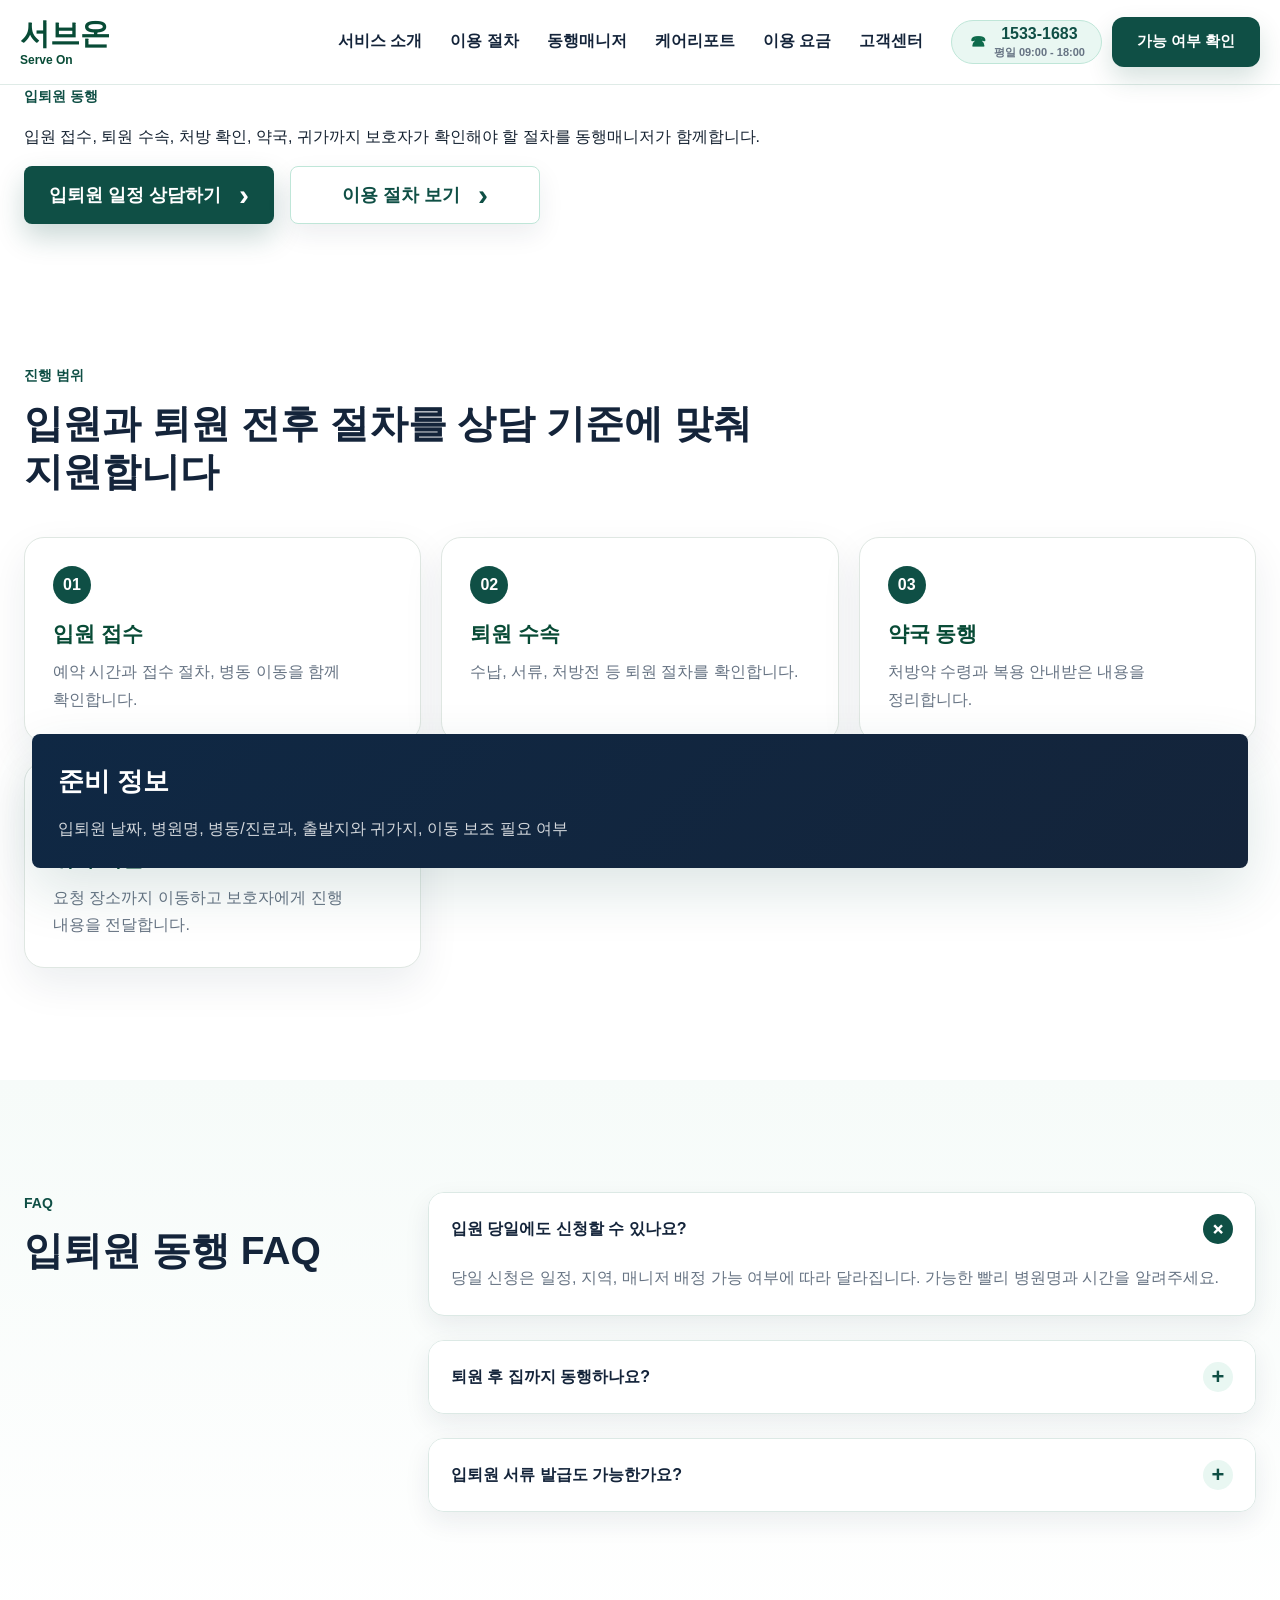
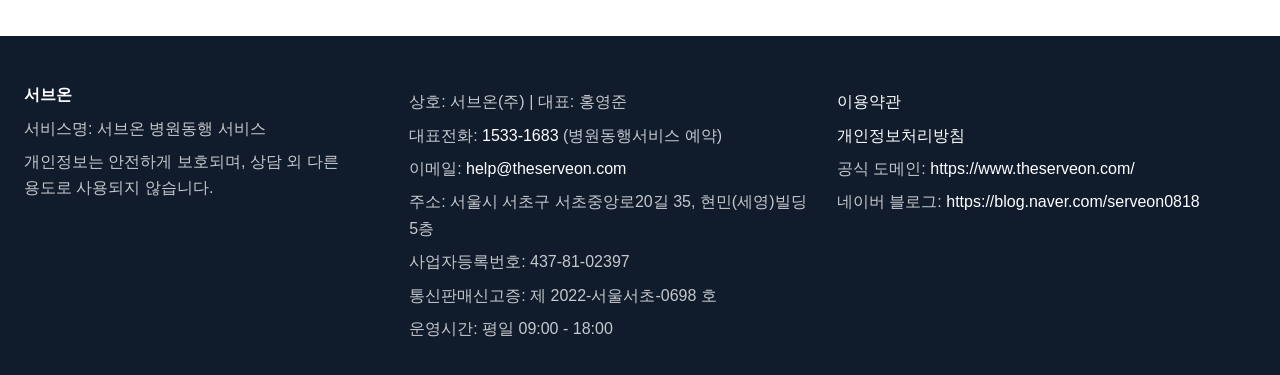
<file: admission-discharge.html>
<!doctype html>
<html lang="ko">
<head>
  <meta charset="UTF-8">
  <meta name="viewport" content="width=device-width, initial-scale=1.0">
  <title>입퇴원 동행 서비스 | 서브온 병원동행</title>
  <meta name="description" content="입원 절차, 퇴원 수속, 약국, 귀가까지 보호자가 확인해야 할 병원 일정을 서브온 병원동행으로 상담하세요.">
  <link rel="canonical" href="https://www.theserveon.com/admission-discharge.html">
  <link rel="icon" type="image/svg+xml" href="favicon.svg">
  <meta property="og:type" content="website"><meta property="og:title" content="입퇴원 동행 서비스 | 서브온"><meta property="og:description" content="입원과 퇴원 과정에서 필요한 병원동행 범위를 확인하세요."><meta property="og:url" content="https://www.theserveon.com/admission-discharge.html"><meta property="og:image" content="https://www.theserveon.com/assets/serveon-hero.jpg">
  <link rel="stylesheet" href="styles.css">
  <script type="application/ld+json">{"@context":"https://schema.org","@graph":[{"@type":"Organization","name":"서브온","legalName":"서브온(주)","url":"https://www.theserveon.com/","telephone":"+82-1533-1683","email":"help@theserveon.com","taxID":"437-81-02397","logo":"https://www.theserveon.com/favicon.svg","sameAs":["https://blog.naver.com/serveon0818","https://www.youtube.com/watch?v=WaXcaMwFUyI"]},{"@type":"Service","name":"입퇴원 동행 서비스","serviceType":"병원동행 서비스","provider":{"@type":"Organization","name":"서브온"},"areaServed":"대한민국","description":"입원 절차, 퇴원 수속, 약국, 귀가까지 필요한 범위를 지원하는 병원동행 서비스"}]}</script>
  <script type="application/ld+json">{"@context":"https://schema.org","@type":"BreadcrumbList","itemListElement":[{"@type":"ListItem","position":1,"name":"홈","item":"https://www.theserveon.com/"},{"@type":"ListItem","position":2,"name":"입퇴원 동행 서비스","item":"https://www.theserveon.com/admission-discharge.html"}]}</script>
</head>
<body>
  <a class="skip-link" href="#main">본문 바로가기</a>
  <header class="site-header"><div class="header-inner"><a class="brand" href="index.html" aria-label="서브온 병원동행 서비스 홈"><span class="brand-mark" aria-hidden="true">S</span><span><strong>서브온</strong><small>Serve On</small></span></a><nav class="primary-nav" id="primary-nav" aria-label="주요 메뉴"><a href="service.html">서비스 소개</a><a href="process.html">이용 절차</a><a href="managers.html">동행매니저</a><a href="care-report.html">케어리포트</a><a href="pricing.html">이용 요금</a><a href="customer-center.html">고객센터</a></nav><div class="header-actions"><a class="header-phone" href="tel:1533-1683">1533-1683</a><a class="header-cta" href="customer-center.html#contact">가능 여부 확인</a></div><button class="menu-toggle" type="button" aria-label="메뉴 열기" aria-controls="primary-nav" aria-expanded="false"><span></span><span></span><span></span></button></div></header>
  <main id="main">
    <section class="sub-hero"><div class="container sub-hero-grid"><div><p class="eyebrow">입퇴원 동행</p><h1>입원·퇴원 절차 동행</h1><p>입원 접수, 퇴원 수속, 처방 확인, 약국, 귀가까지 보호자가 확인해야 할 절차를 동행매니저가 함께합니다.</p><div class="hero-actions"><a class="btn btn-primary" href="customer-center.html">입퇴원 일정 상담하기</a><a class="btn btn-secondary" href="process.html">이용 절차 보기</a></div></div><div class="assurance-card"><strong>준비 정보</strong><span>입퇴원 날짜, 병원명, 병동/진료과, 출발지와 귀가지, 이동 보조 필요 여부</span></div></div></section>
    <section class="section"><div class="container"><div class="section-heading"><p class="eyebrow">진행 범위</p><h2>입원과 퇴원 전후 절차를 상담 기준에 맞춰 지원합니다</h2></div><div class="service-scope-grid"><article><span>01</span><h3>입원 접수</h3><p>예약 시간과 접수 절차, 병동 이동을 함께 확인합니다.</p></article><article><span>02</span><h3>퇴원 수속</h3><p>수납, 서류, 처방전 등 퇴원 절차를 확인합니다.</p></article><article><span>03</span><h3>약국 동행</h3><p>처방약 수령과 복용 안내받은 내용을 정리합니다.</p></article><article><span>04</span><h3>귀가 지원</h3><p>요청 장소까지 이동하고 보호자에게 진행 내용을 전달합니다.</p></article></div></div></section>
    <section class="section section-soft"><div class="container faq-layout"><div class="section-heading"><p class="eyebrow">FAQ</p><h2>입퇴원 동행 FAQ</h2></div><div class="faq-list"><article class="faq-item is-open"><button type="button" aria-expanded="true">입원 당일에도 신청할 수 있나요?</button><div class="faq-panel"><p>당일 신청은 일정, 지역, 매니저 배정 가능 여부에 따라 달라집니다. 가능한 빨리 병원명과 시간을 알려주세요.</p></div></article><article class="faq-item"><button type="button" aria-expanded="false">퇴원 후 집까지 동행하나요?</button><div class="faq-panel"><p>상담 시 확정된 귀가지까지 이동을 지원합니다. 교통비 등 별도 비용은 조건에 따라 확인합니다.</p></div></article><article class="faq-item"><button type="button" aria-expanded="false">입퇴원 서류 발급도 가능한가요?</button><div class="faq-panel"><p>병원 규정과 본인 확인 절차에 따라 가능 여부가 달라질 수 있어 상담 시 필요한 서류를 확인합니다.</p></div></article></div></div></section>
  </main>
  <footer class="site-footer"><div class="container footer-grid"><div><strong>서브온</strong><p>서비스명: 서브온 병원동행 서비스</p><p>개인정보는 안전하게 보호되며, 상담 외 다른 용도로 사용되지 않습니다.</p></div><address><p>상호: 서브온(주) | 대표: 홍영준</p><p>대표전화: <a href="tel:1533-1683">1533-1683</a> (병원동행서비스 예약)</p><p>이메일: <a href="mailto:help@theserveon.com">help@theserveon.com</a></p><p>주소: 서울시 서초구 서초중앙로20길 35, 현민(세영)빌딩 5층</p><p>사업자등록번호: 437-81-02397</p><p>통신판매신고증: 제 2022-서울서초-0698 호</p><p>운영시간: 평일 09:00 - 18:00</p></address><div><p><a href="terms.html">이용약관</a></p><p><a href="privacy.html">개인정보처리방침</a></p><p>공식 도메인: <a href="https://www.theserveon.com/" target="_blank" rel="noopener noreferrer">https://www.theserveon.com/</a></p><p>네이버 블로그: <a href="https://blog.naver.com/serveon0818" target="_blank" rel="noopener noreferrer">https://blog.naver.com/serveon0818</a></p></div></div></footer>
  <script src="script.js"></script>
</body>
</html>
</file>
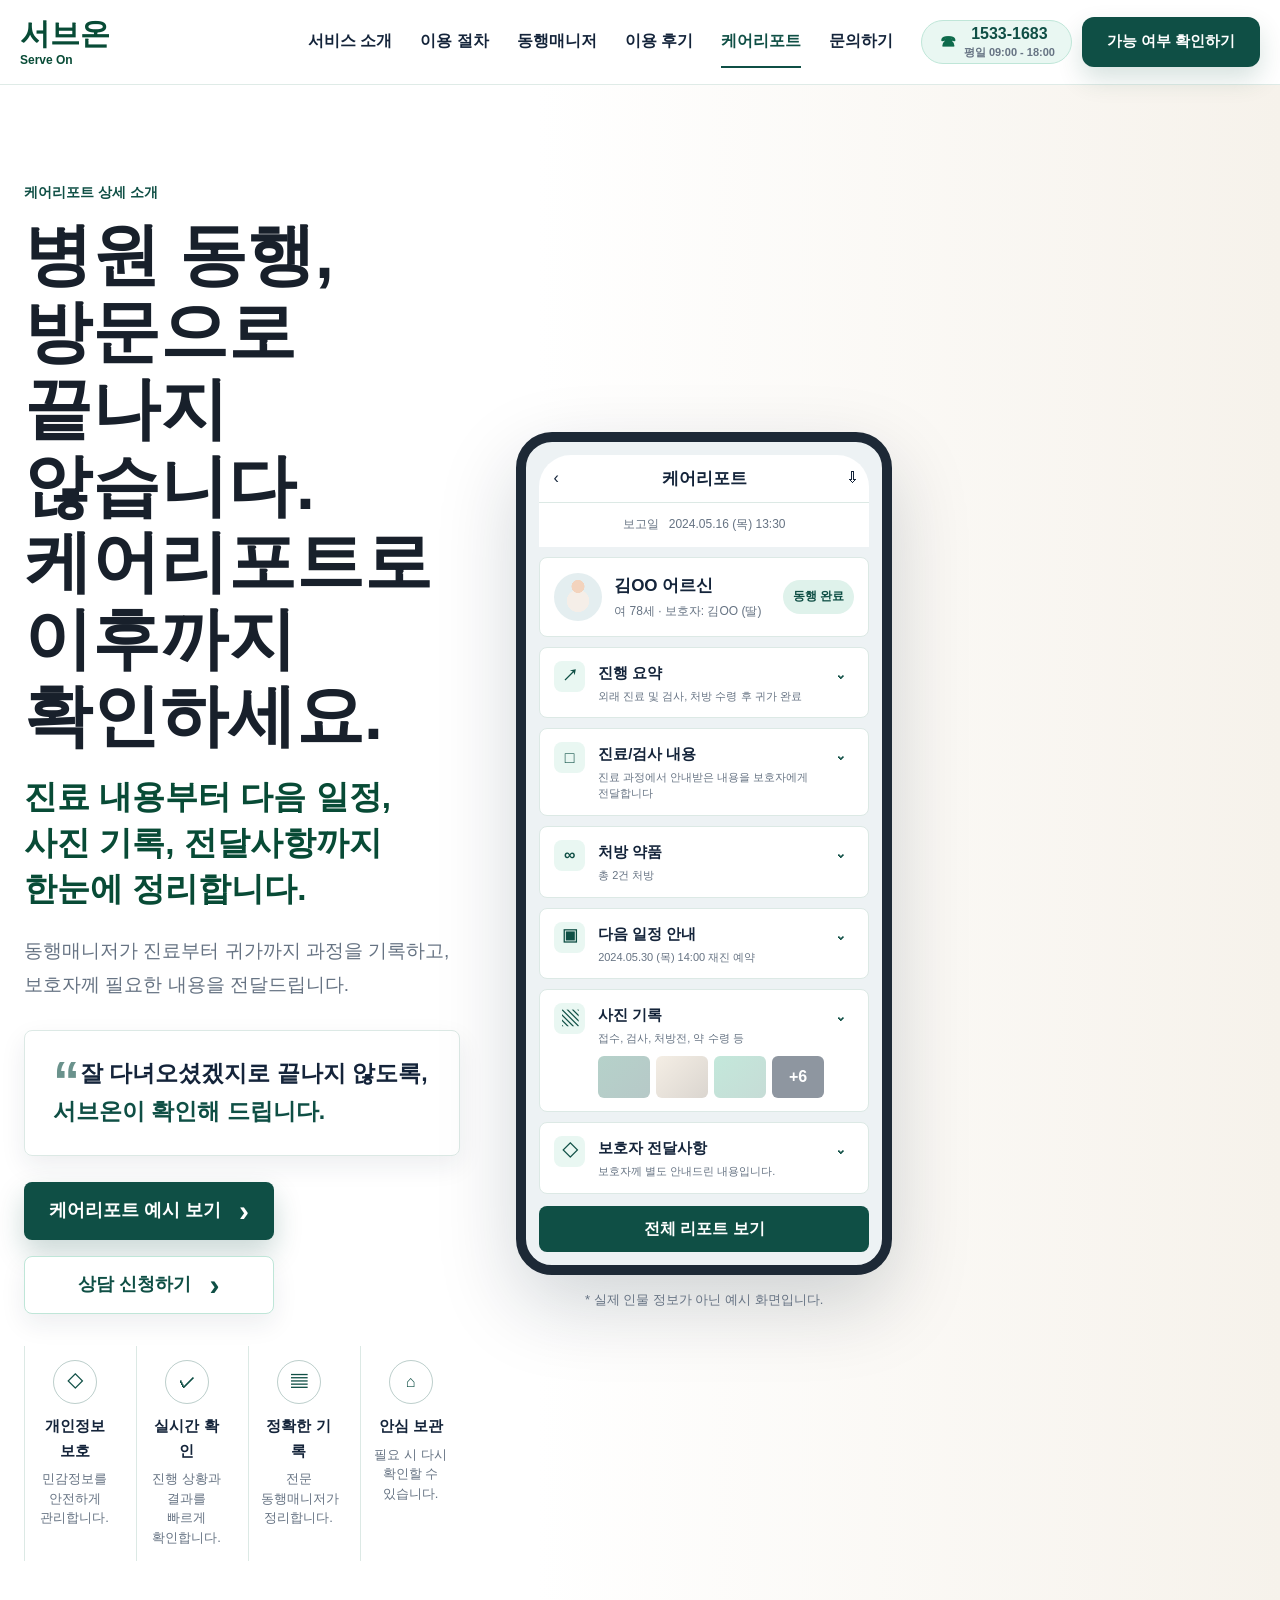
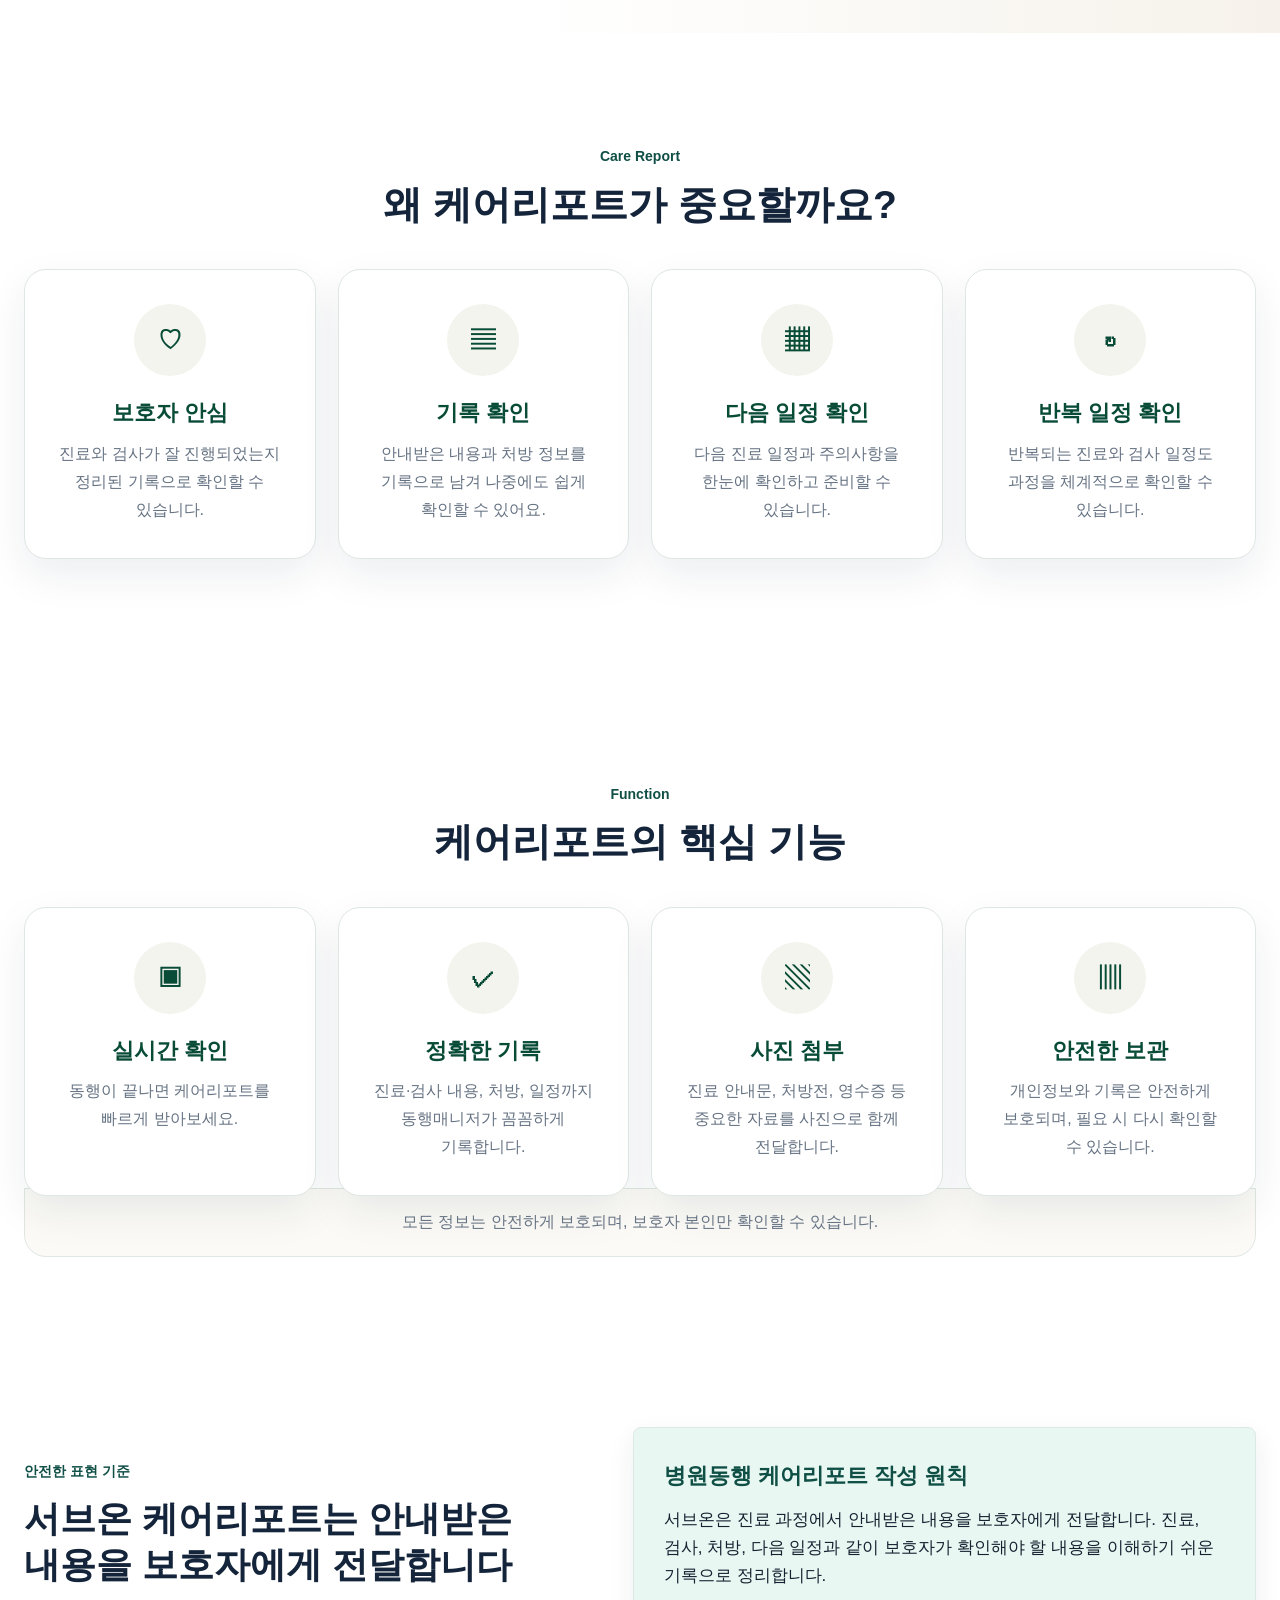
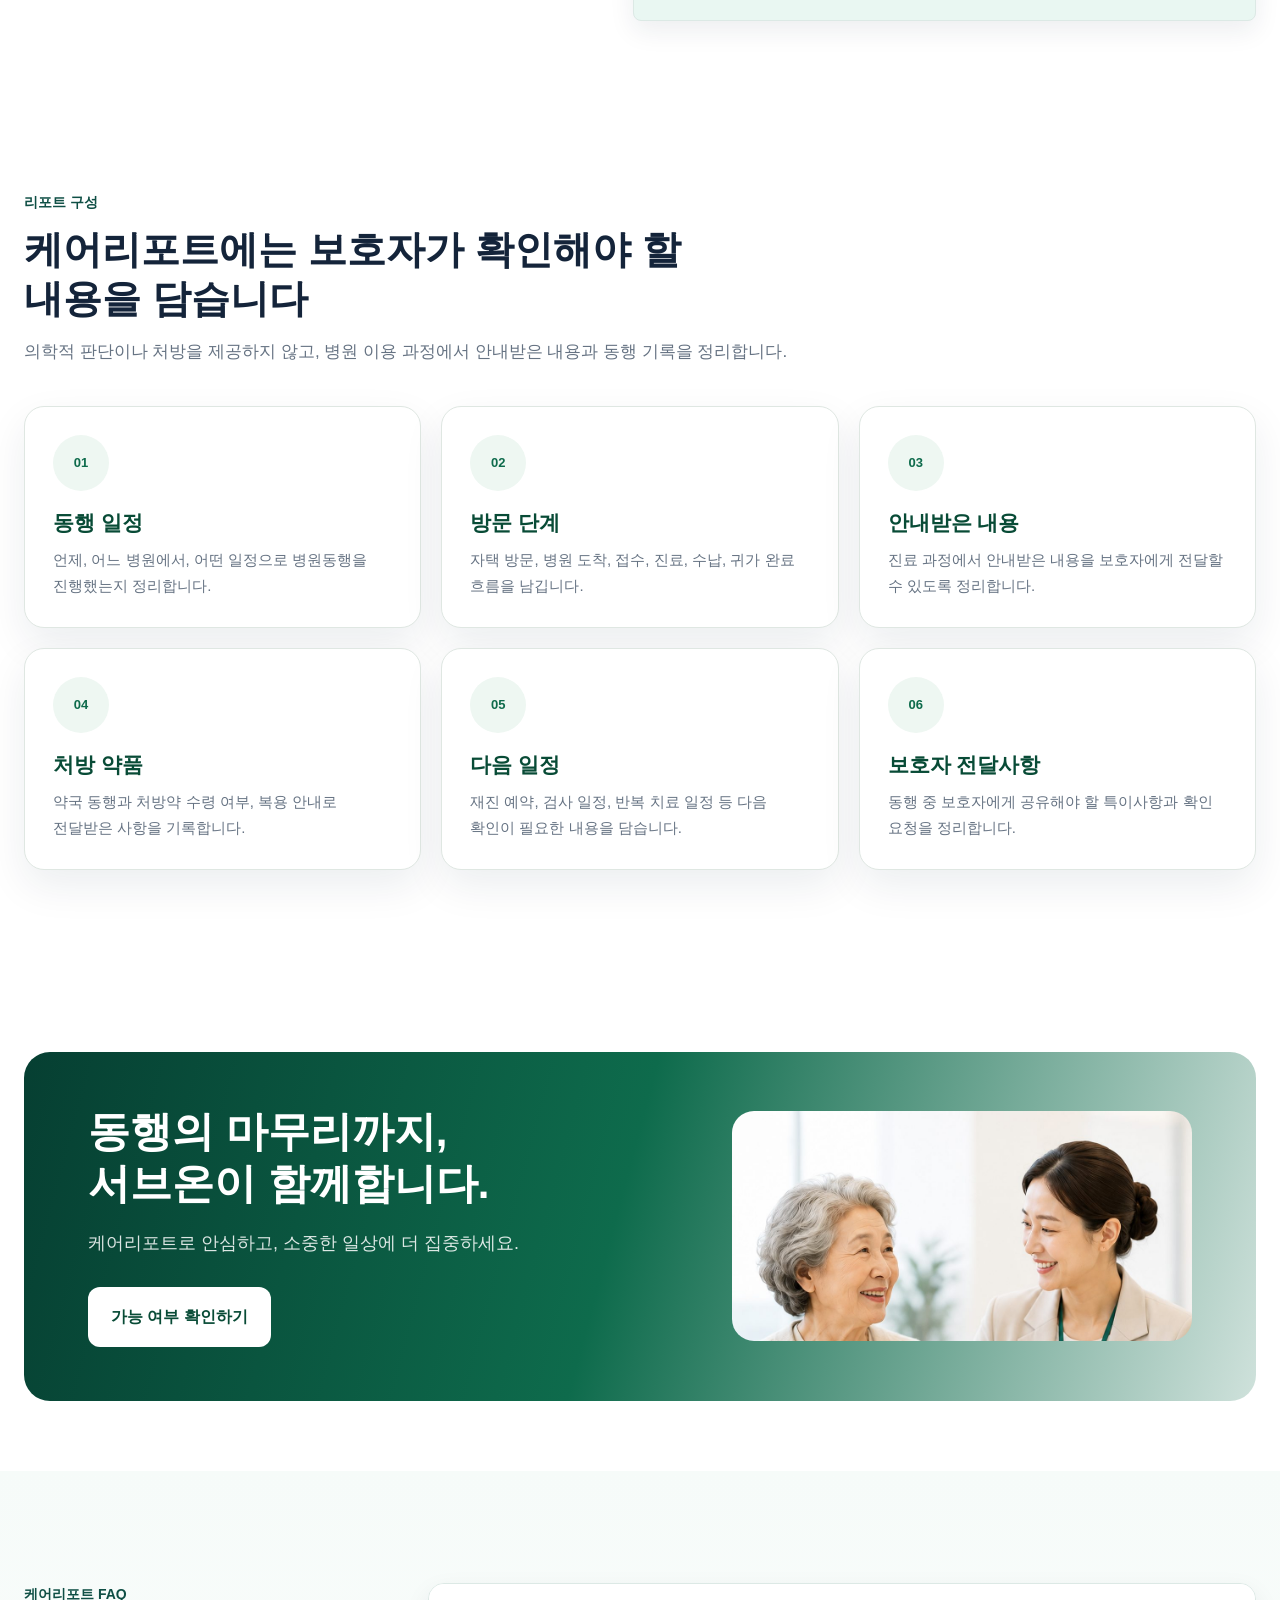
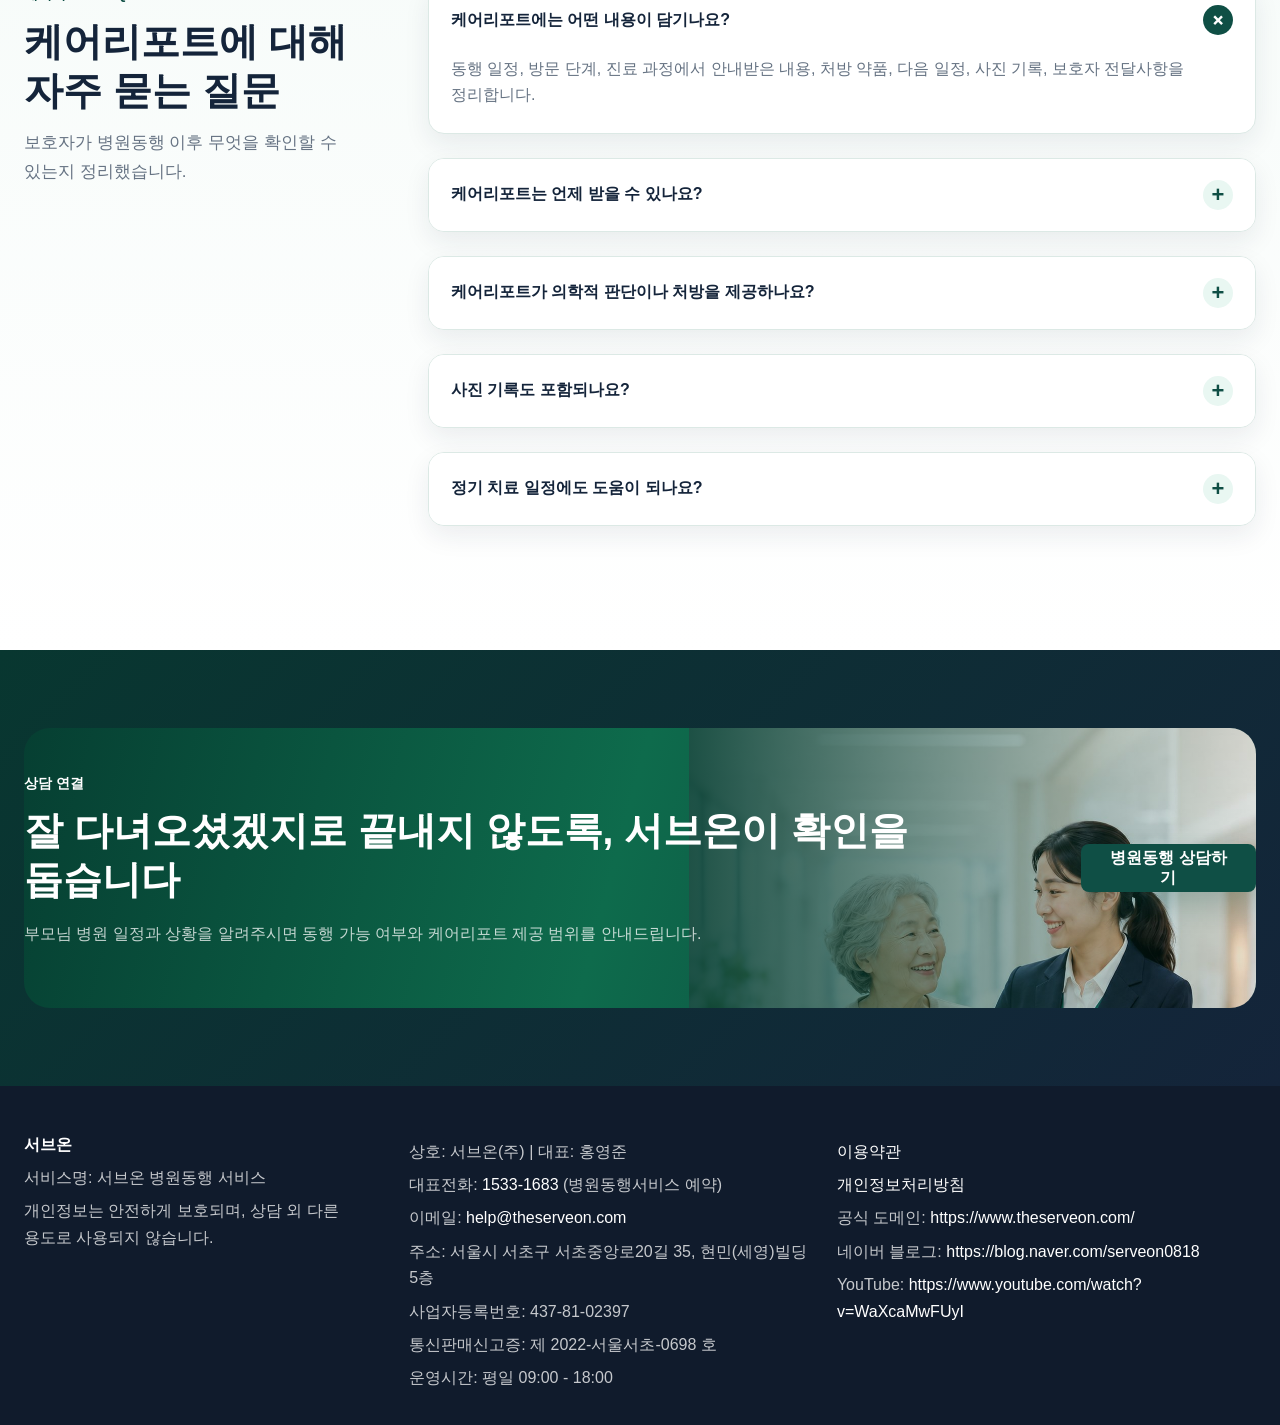
<file: care-report.html>
<!doctype html>
<html lang="ko">
<head>
  <meta charset="utf-8"><meta name="viewport" content="width=device-width, initial-scale=1">
  <title>서브온 케어리포트 | 보호자가 확인할 수 있는 병원동행</title>
  <meta name="description" content="서브온 케어리포트는 병원동행 후 진행 요약, 진료·검사 과정에서 안내받은 내용, 처방 약품, 다음 일정, 사진 기록, 보호자 전달사항을 정리해 보호자가 확인할 수 있도록 돕습니다.">
  <link rel="canonical" href="https://www.theserveon.com/care-report.html">
  <link rel="icon" type="image/svg+xml" href="favicon.svg">
  <meta property="og:type" content="website"><meta property="og:title" content="서브온 케어리포트 | 보호자가 확인할 수 있는 병원동행"><meta property="og:description" content="병원동행 케어리포트로 진행 요약, 진료 과정에서 안내받은 내용, 다음 일정과 보호자 전달사항을 확인할 수 있도록 돕습니다."><meta property="og:url" content="https://www.theserveon.com/care-report.html"><meta property="og:image" content="https://www.theserveon.com/assets/serveon-hero.jpg">
  <link rel="stylesheet" href="styles.css"><script type="application/ld+json">{"@context":"https://schema.org","@graph":[{"@type":"Organization","name":"서브온","legalName":"서브온(주)","alternateName":"서브온 병원동행","url":"https://www.theserveon.com/","telephone":"+82-1533-1683","email":"help@theserveon.com","taxID":"437-81-02397","logo":"https://www.theserveon.com/favicon.svg","sameAs":["https://blog.naver.com/serveon0818","https://www.youtube.com/watch?v=WaXcaMwFUyI"]},{"@type":"LocalBusiness","@id":"https://www.theserveon.com/#localbusiness","name":"서브온","legalName":"서브온(주)","alternateName":"서브온 병원동행","url":"https://www.theserveon.com/","telephone":"+82-1533-1683","email":"help@theserveon.com","taxID":"437-81-02397","address":{"@type":"PostalAddress","streetAddress":"서초중앙로20길 35 현민(세영)빌딩 5층","addressLocality":"서초구","addressRegion":"서울특별시","addressCountry":"KR"},"areaServed":"대한민국","openingHours":"Mo-Fr 09:00-18:00"},{"@type":"Service","name":"서브온 케어리포트","serviceType":"병원동행 케어리포트","provider":{"@type":"Organization","name":"서브온"},"areaServed":"대한민국","description":"병원동행 후 진행 요약, 진료 및 검사 과정에서 안내받은 내용, 처방 약품, 다음 일정, 사진 기록, 보호자 전달사항을 정리해 보호자가 확인할 수 있도록 돕는 서비스"}]}</script>
  <script type="application/ld+json">{"@context":"https://schema.org","@type":"FAQPage","mainEntity":[{"@type":"Question","name":"케어리포트에는 어떤 내용이 담기나요?","acceptedAnswer":{"@type":"Answer","text":"동행 일정, 방문 단계, 진료 과정에서 안내받은 내용, 처방 약품, 다음 일정, 사진 기록, 보호자 전달사항을 정리합니다."}},{"@type":"Question","name":"케어리포트는 언제 받을 수 있나요?","acceptedAnswer":{"@type":"Answer","text":"동행 종료 후 진행 요약과 확인 내용을 정리해 보호자에게 전달합니다. 전달 방식과 시점은 상담 시 안내합니다."}},{"@type":"Question","name":"케어리포트가 의학적 판단이나 처방을 제공하나요?","acceptedAnswer":{"@type":"Answer","text":"아닙니다. 케어리포트는 의학적 판단이나 처방을 제공하지 않고, 병원 이용 과정에서 안내받은 내용과 동행 기록을 보호자에게 전달합니다."}},{"@type":"Question","name":"사진 기록도 포함되나요?","acceptedAnswer":{"@type":"Answer","text":"상담과 동행 조건에 따라 접수, 검사, 처방전, 약 수령 등 보호자가 확인해야 할 사진 기록을 포함할 수 있습니다."}},{"@type":"Question","name":"정기 치료 일정에도 도움이 되나요?","acceptedAnswer":{"@type":"Answer","text":"항암, 투석, 재활처럼 반복되는 일정에서는 방문 단계와 다음 일정을 기록해 보호자가 이후 일정을 확인하는 데 도움이 됩니다."}}]}</script>
  <script type="application/ld+json">{"@context":"https://schema.org","@type":"BreadcrumbList","itemListElement":[{"@type":"ListItem","position":1,"name":"홈","item":"https://www.theserveon.com/"},{"@type":"ListItem","position":2,"name":"케어리포트","item":"https://www.theserveon.com/care-report.html"}]}</script>
</head>
<body>
  <a class="skip-link" href="#main">본문 바로가기</a>
  <header class="site-header"><div class="header-inner"><a class="brand" href="index.html" aria-label="서브온 병원동행 서비스 홈"><span class="brand-mark" aria-hidden="true">S</span><span><strong>서브온</strong><small>Serve On</small></span></a><nav class="primary-nav" id="primary-nav" aria-label="주요 메뉴"><a href="service.html">서비스 소개</a><a href="process.html">이용 절차</a><a href="managers.html">동행매니저</a><a href="reviews.html">이용 후기</a><a class="is-active" href="care-report.html">케어리포트</a><a href="customer-center.html">문의하기</a></nav><div class="header-actions"><a class="header-phone" href="tel:1533-1683">1533-1683</a><a class="header-cta" href="customer-center.html#contact">가능 여부 확인하기</a></div><button class="menu-toggle" type="button" aria-label="메뉴 열기" aria-controls="primary-nav" aria-expanded="false"><span></span><span></span><span></span></button></div></header>
  <main id="main">
    <section class="care-hero">
      <div class="container care-hero-grid">
        <div class="care-copy">
          <p class="eyebrow">케어리포트 상세 소개</p>
          <h1>병원 동행,<br>방문으로 끝나지 않습니다.<br>케어리포트로 이후까지 확인하세요.</h1>
          <p class="care-title">진료 내용부터 다음 일정, 사진 기록, 전달사항까지 한눈에 정리합니다.</p>
          <p class="care-description">동행매니저가 진료부터 귀가까지 과정을 기록하고, 보호자께 필요한 내용을 전달드립니다.</p>
          <div class="care-quote">잘 다녀오셨겠지로 끝나지 않도록,<br><strong>서브온이 확인해 드립니다.</strong></div>
          <div class="hero-actions">
            <a class="btn btn-primary" href="#care-example">케어리포트 예시 보기</a>
            <a class="btn btn-secondary" href="customer-center.html">상담 신청하기</a>
          </div>
          <div class="care-proof-grid" aria-label="케어리포트 신뢰 요소">
            <div><span aria-hidden="true">◇</span><strong>개인정보 보호</strong><p>민감정보를 안전하게 관리합니다.</p></div>
            <div><span aria-hidden="true">✓</span><strong>실시간 확인</strong><p>진행 상황과 결과를 빠르게 확인합니다.</p></div>
            <div><span aria-hidden="true">▤</span><strong>정확한 기록</strong><p>전문 동행매니저가 정리합니다.</p></div>
            <div><span aria-hidden="true">⌂</span><strong>안심 보관</strong><p>필요 시 다시 확인할 수 있습니다.</p></div>
          </div>
        </div>

        <div class="care-phone-wrap" id="care-example">
          <div class="care-phone" aria-label="서브온 병원동행 케어리포트 스마트폰 예시 화면">
            <div class="care-phone-bar"><span aria-hidden="true">‹</span><strong>케어리포트</strong><span aria-hidden="true">⇩</span></div>
            <div class="care-phone-meta">보고일&nbsp;&nbsp; 2024.05.16 (목) 13:30</div>
            <div class="care-patient-card">
              <span class="care-avatar" aria-hidden="true"></span>
              <div><strong>김OO 어르신</strong><p>여 78세 · 보호자: 김OO (딸)</p></div>
              <em>동행 완료</em>
            </div>
            <div class="care-report-list">
              <article><span aria-hidden="true">↗</span><div><strong>진행 요약</strong><p>외래 진료 및 검사, 처방 수령 후 귀가 완료</p></div><b>⌄</b></article>
              <article><span aria-hidden="true">□</span><div><strong>진료/검사 내용</strong><p>진료 과정에서 안내받은 내용을 보호자에게 전달합니다</p></div><b>⌄</b></article>
              <article><span aria-hidden="true">∞</span><div><strong>처방 약품</strong><p>총 2건 처방</p></div><b>⌄</b></article>
              <article><span aria-hidden="true">▣</span><div><strong>다음 일정 안내</strong><p>2024.05.30 (목) 14:00 재진 예약</p></div><b>⌄</b></article>
              <article class="care-photo-item"><span aria-hidden="true">▧</span><div><strong>사진 기록</strong><p>접수, 검사, 처방전, 약 수령 등</p><div class="care-photo-grid"><i></i><i></i><i></i><i>+6</i></div></div><b>⌄</b></article>
              <article><span aria-hidden="true">◇</span><div><strong>보호자 전달사항</strong><p>보호자께 별도 안내드린 내용입니다.</p></div><b>⌄</b></article>
            </div>
            <a class="care-download" href="customer-center.html">전체 리포트 보기</a>
          </div>
          <p class="care-phone-note">* 실제 인물 정보가 아닌 예시 화면입니다.</p>
        </div>

        <aside class="care-importance-panel" aria-label="케어리포트 중요성">
          <h2>왜 케어리포트가 중요할까요?</h2>
          <div class="care-importance-list">
            <article><span aria-hidden="true">●</span><div><h3>보호자 안심</h3><p>직접 가지 않아도 어르신의 병원동행 과정을 확인할 수 있습니다.</p></div></article>
            <article><span aria-hidden="true">▤</span><div><h3>기록 확인</h3><p>진료·검사 과정에서 안내받은 내용과 처방 정보를 정리된 기록으로 다시 확인할 수 있습니다.</p></div></article>
            <article><span aria-hidden="true">◈</span><div><h3>다음 일정 관리</h3><p>재진 예약, 검사 일정 등 다음 일정을 놓치지 않고 관리할 수 있습니다.</p></div></article>
            <article><span aria-hidden="true">▦</span><div><h3>반복 병원 일정 확인</h3><p>반복되는 진료와 처방 이력도 체계적으로 확인할 수 있어 다음 일정 관리에 도움이 됩니다.</p></div></article>
          </div>
          <div class="care-safe-note">보호자의 시간과 마음을 아끼는<br>서브온의 핵심 서비스입니다.</div>
        </aside>
      </div>
    </section>

    <section class="section target-care-importance">
      <div class="container">
        <div class="section-heading center-heading">
          <p class="eyebrow">Care Report</p>
          <h2>왜 케어리포트가 중요할까요?</h2>
        </div>
        <div class="target-feature-grid target-feature-grid-4">
          <article><span aria-hidden="true">♡</span><h3>보호자 안심</h3><p>진료와 검사가 잘 진행되었는지 정리된 기록으로 확인할 수 있습니다.</p></article>
          <article><span aria-hidden="true">▤</span><h3>기록 확인</h3><p>안내받은 내용과 처방 정보를 기록으로 남겨 나중에도 쉽게 확인할 수 있어요.</p></article>
          <article><span aria-hidden="true">▦</span><h3>다음 일정 확인</h3><p>다음 진료 일정과 주의사항을 한눈에 확인하고 준비할 수 있습니다.</p></article>
          <article><span aria-hidden="true">↻</span><h3>반복 일정 확인</h3><p>반복되는 진료와 검사 일정도 과정을 체계적으로 확인할 수 있습니다.</p></article>
        </div>
      </div>
    </section>

    <section class="section target-care-functions">
      <div class="container">
        <div class="section-heading center-heading">
          <p class="eyebrow">Function</p>
          <h2>케어리포트의 핵심 기능</h2>
        </div>
        <div class="target-feature-grid target-feature-grid-4 target-care-feature-grid">
          <article><span aria-hidden="true">▣</span><h3>실시간 확인</h3><p>동행이 끝나면 케어리포트를 빠르게 받아보세요.</p></article>
          <article><span aria-hidden="true">✓</span><h3>정확한 기록</h3><p>진료·검사 내용, 처방, 일정까지 동행매니저가 꼼꼼하게 기록합니다.</p></article>
          <article><span aria-hidden="true">▧</span><h3>사진 첨부</h3><p>진료 안내문, 처방전, 영수증 등 중요한 자료를 사진으로 함께 전달합니다.</p></article>
          <article><span aria-hidden="true">▥</span><h3>안전한 보관</h3><p>개인정보와 기록은 안전하게 보호되며, 필요 시 다시 확인할 수 있습니다.</p></article>
        </div>
        <p class="target-secure-note">모든 정보는 안전하게 보호되며, 보호자 본인만 확인할 수 있습니다.</p>
      </div>
    </section>

    <section class="care-safety-section">
      <div class="container care-safety-grid">
        <div>
          <p class="eyebrow">안전한 표현 기준</p>
          <h2>서브온 케어리포트는 안내받은 내용을 보호자에게 전달합니다</h2>
        </div>
        <div class="care-safety-card">
          <strong>병원동행 케어리포트 작성 원칙</strong>
          <p>서브온은 진료 과정에서 안내받은 내용을 보호자에게 전달합니다. 진료, 검사, 처방, 다음 일정과 같이 보호자가 확인해야 할 내용을 이해하기 쉬운 기록으로 정리합니다.</p>
        </div>
      </div>
    </section>

    <section class="section">
      <div class="container">
        <div class="section-heading">
          <p class="eyebrow">리포트 구성</p>
          <h2>케어리포트에는 보호자가 확인해야 할 내용을 담습니다</h2>
          <p>의학적 판단이나 처방을 제공하지 않고, 병원 이용 과정에서 안내받은 내용과 동행 기록을 정리합니다.</p>
        </div>
        <div class="care-report-items-grid">
          <article><span aria-hidden="true">01</span><h3>동행 일정</h3><p>언제, 어느 병원에서, 어떤 일정으로 병원동행을 진행했는지 정리합니다.</p></article>
          <article><span aria-hidden="true">02</span><h3>방문 단계</h3><p>자택 방문, 병원 도착, 접수, 진료, 수납, 귀가 완료 흐름을 남깁니다.</p></article>
          <article><span aria-hidden="true">03</span><h3>안내받은 내용</h3><p>진료 과정에서 안내받은 내용을 보호자에게 전달할 수 있도록 정리합니다.</p></article>
          <article><span aria-hidden="true">04</span><h3>처방 약품</h3><p>약국 동행과 처방약 수령 여부, 복용 안내로 전달받은 사항을 기록합니다.</p></article>
          <article><span aria-hidden="true">05</span><h3>다음 일정</h3><p>재진 예약, 검사 일정, 반복 치료 일정 등 다음 확인이 필요한 내용을 담습니다.</p></article>
          <article><span aria-hidden="true">06</span><h3>보호자 전달사항</h3><p>동행 중 보호자에게 공유해야 할 특이사항과 확인 요청을 정리합니다.</p></article>
        </div>
      </div>
    </section>

    <section class="care-bottom-band target-page-cta">
      <div class="container target-page-cta-card">
        <div>
          <h2>동행의 마무리까지,<br>서브온이 함께합니다.</h2>
          <p>케어리포트로 안심하고, 소중한 일상에 더 집중하세요.</p>
          <div class="target-cta-actions"><a href="customer-center.html">가능 여부 확인하기</a></div>
        </div>
        <img src="assets/serveon-hero-main.jpg" alt="케어리포트를 확인하는 병원동행 이미지" style="object-position: center 22%">
      </div>
    </section>

    <section class="section section-soft">
      <div class="container faq-layout">
        <div class="section-heading">
          <p class="eyebrow">케어리포트 FAQ</p>
          <h2>케어리포트에 대해 자주 묻는 질문</h2>
          <p>보호자가 병원동행 이후 무엇을 확인할 수 있는지 정리했습니다.</p>
        </div>
        <div class="faq-list">
          <article class="faq-item is-open"><button type="button" aria-expanded="true">케어리포트에는 어떤 내용이 담기나요?</button><div class="faq-panel"><p>동행 일정, 방문 단계, 진료 과정에서 안내받은 내용, 처방 약품, 다음 일정, 사진 기록, 보호자 전달사항을 정리합니다.</p></div></article>
          <article class="faq-item"><button type="button" aria-expanded="false">케어리포트는 언제 받을 수 있나요?</button><div class="faq-panel"><p>동행 종료 후 진행 요약과 확인 내용을 정리해 보호자에게 전달합니다. 전달 방식과 시점은 상담 시 안내합니다.</p></div></article>
          <article class="faq-item"><button type="button" aria-expanded="false">케어리포트가 의학적 판단이나 처방을 제공하나요?</button><div class="faq-panel"><p>아닙니다. 케어리포트는 의학적 판단이나 처방을 제공하지 않고, 병원 이용 과정에서 안내받은 내용과 동행 기록을 보호자에게 전달합니다.</p></div></article>
          <article class="faq-item"><button type="button" aria-expanded="false">사진 기록도 포함되나요?</button><div class="faq-panel"><p>상담과 동행 조건에 따라 접수, 검사, 처방전, 약 수령 등 보호자가 확인해야 할 사진 기록을 포함할 수 있습니다.</p></div></article>
          <article class="faq-item"><button type="button" aria-expanded="false">정기 치료 일정에도 도움이 되나요?</button><div class="faq-panel"><p>항암, 투석, 재활처럼 반복되는 일정에서는 방문 단계와 다음 일정을 기록해 보호자가 이후 일정을 확인하는 데 도움이 됩니다.</p></div></article>
        </div>
      </div>
    </section>

    <section class="service-cta-band">
      <div class="container service-cta-card">
        <div>
          <p class="eyebrow">상담 연결</p>
          <h2>잘 다녀오셨겠지로 끝내지 않도록, 서브온이 확인을 돕습니다</h2>
          <p>부모님 병원 일정과 상황을 알려주시면 동행 가능 여부와 케어리포트 제공 범위를 안내드립니다.</p>
        </div>
        <a class="btn btn-primary" href="customer-center.html">병원동행 상담하기</a>
      </div>
    </section>
  </main>
  <footer class="site-footer"><div class="container footer-grid"><div><strong>서브온</strong><p>서비스명: 서브온 병원동행 서비스</p><p>개인정보는 안전하게 보호되며, 상담 외 다른 용도로 사용되지 않습니다.</p></div><address><p>상호: 서브온(주) | 대표: 홍영준</p><p>대표전화: <a href="tel:1533-1683">1533-1683</a> (병원동행서비스 예약)</p><p>이메일: <a href="mailto:help@theserveon.com">help@theserveon.com</a></p><p>주소: 서울시 서초구 서초중앙로20길 35, 현민(세영)빌딩 5층</p><p>사업자등록번호: 437-81-02397</p><p>통신판매신고증: 제 2022-서울서초-0698 호</p><p>운영시간: 평일 09:00 - 18:00</p></address><div><p><a href="terms.html">이용약관</a></p><p><a href="privacy.html">개인정보처리방침</a></p><p>공식 도메인: <a href="https://www.theserveon.com/" target="_blank" rel="noopener noreferrer">https://www.theserveon.com/</a></p><p>네이버 블로그: <a href="https://blog.naver.com/serveon0818" target="_blank" rel="noopener noreferrer">https://blog.naver.com/serveon0818</a></p><p>YouTube: <a href="https://www.youtube.com/watch?v=WaXcaMwFUyI" target="_blank" rel="noopener noreferrer">https://www.youtube.com/watch?v=WaXcaMwFUyI</a></p></div></div></footer><script src="script.js"></script>
</body>
</html>
</file>
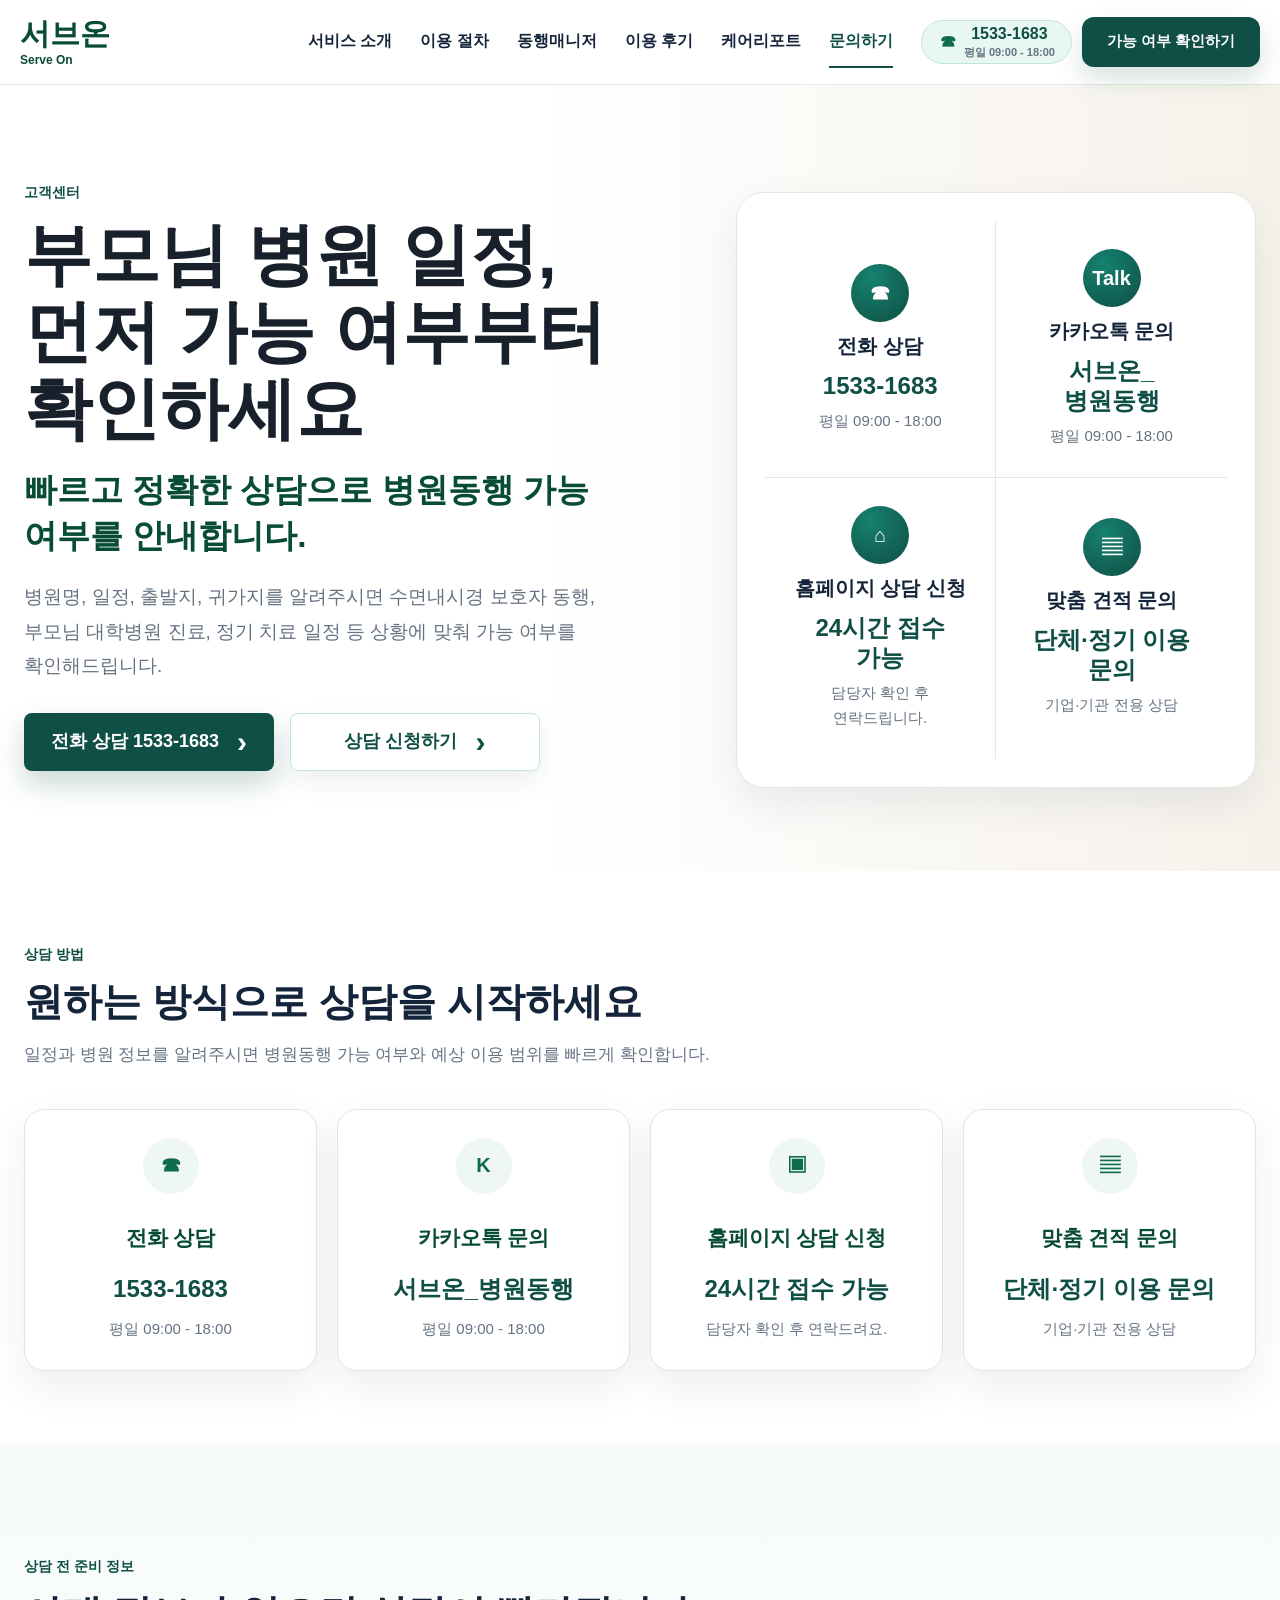
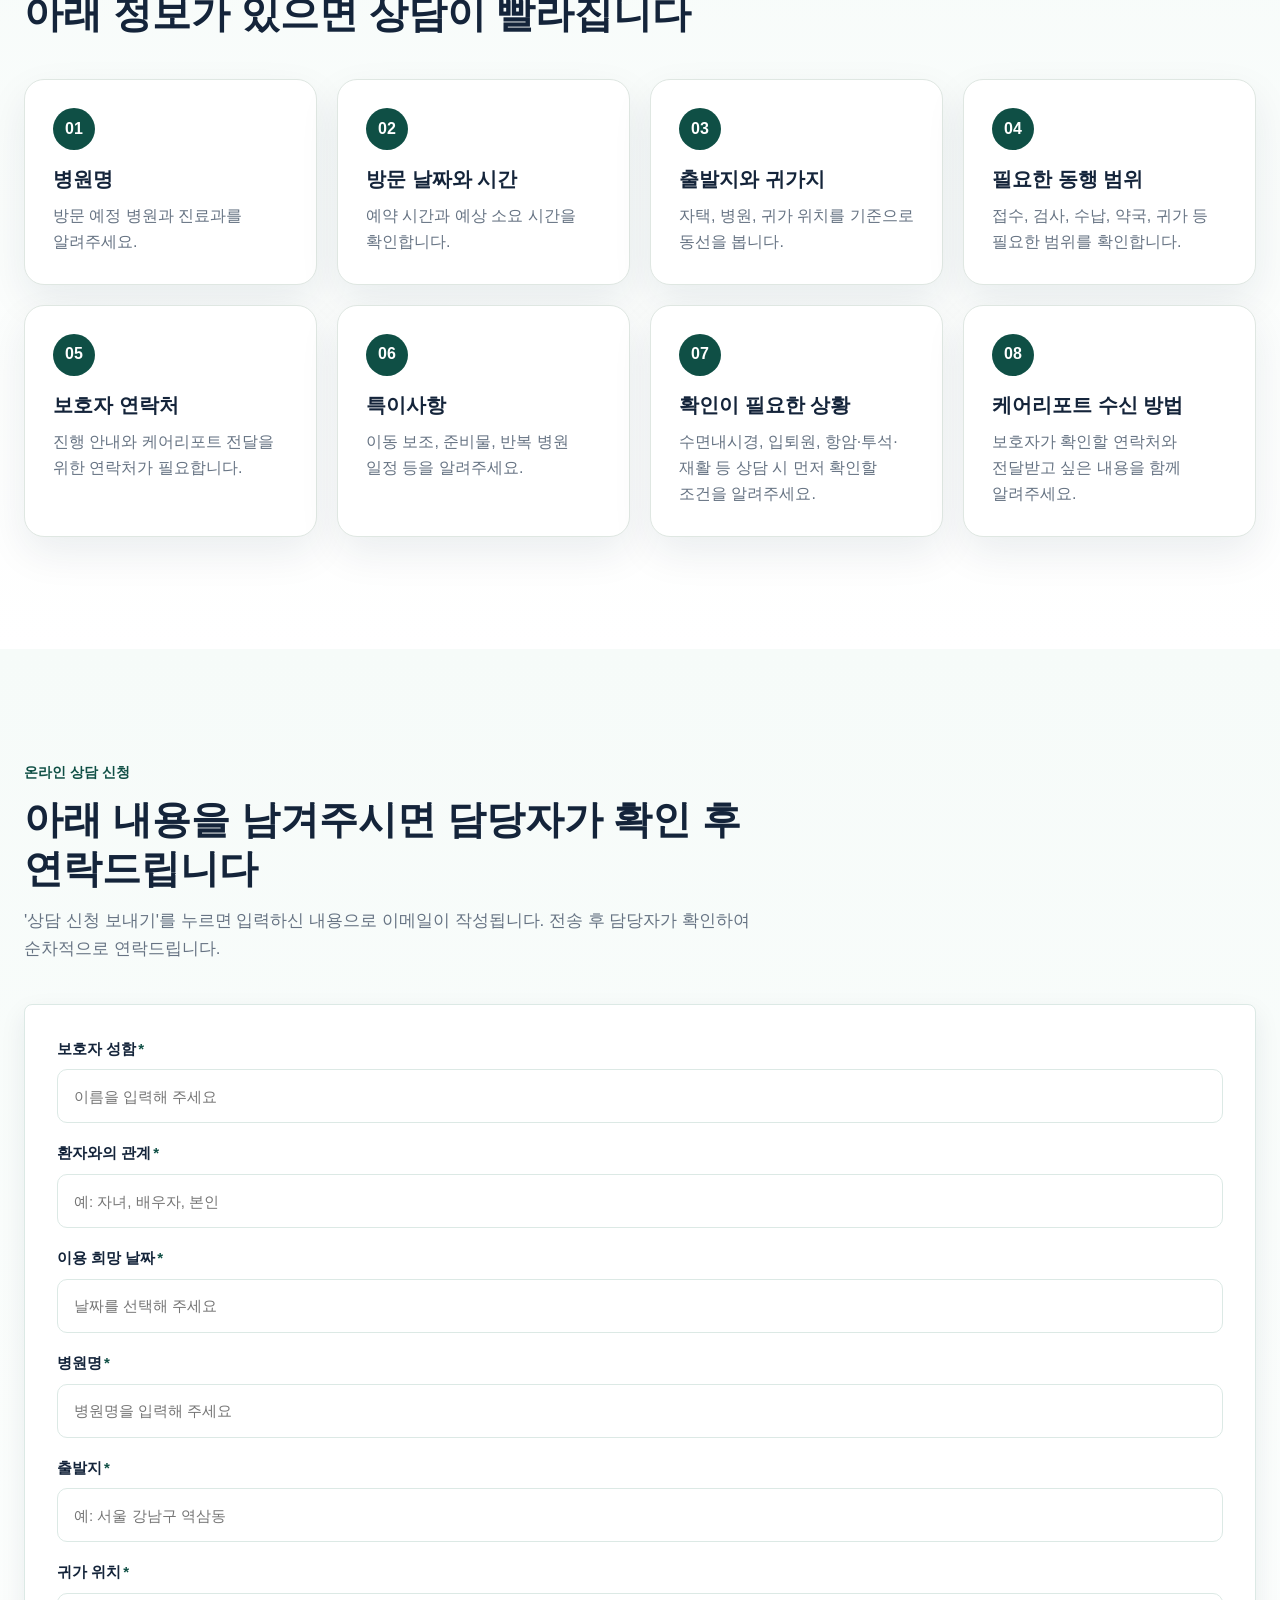
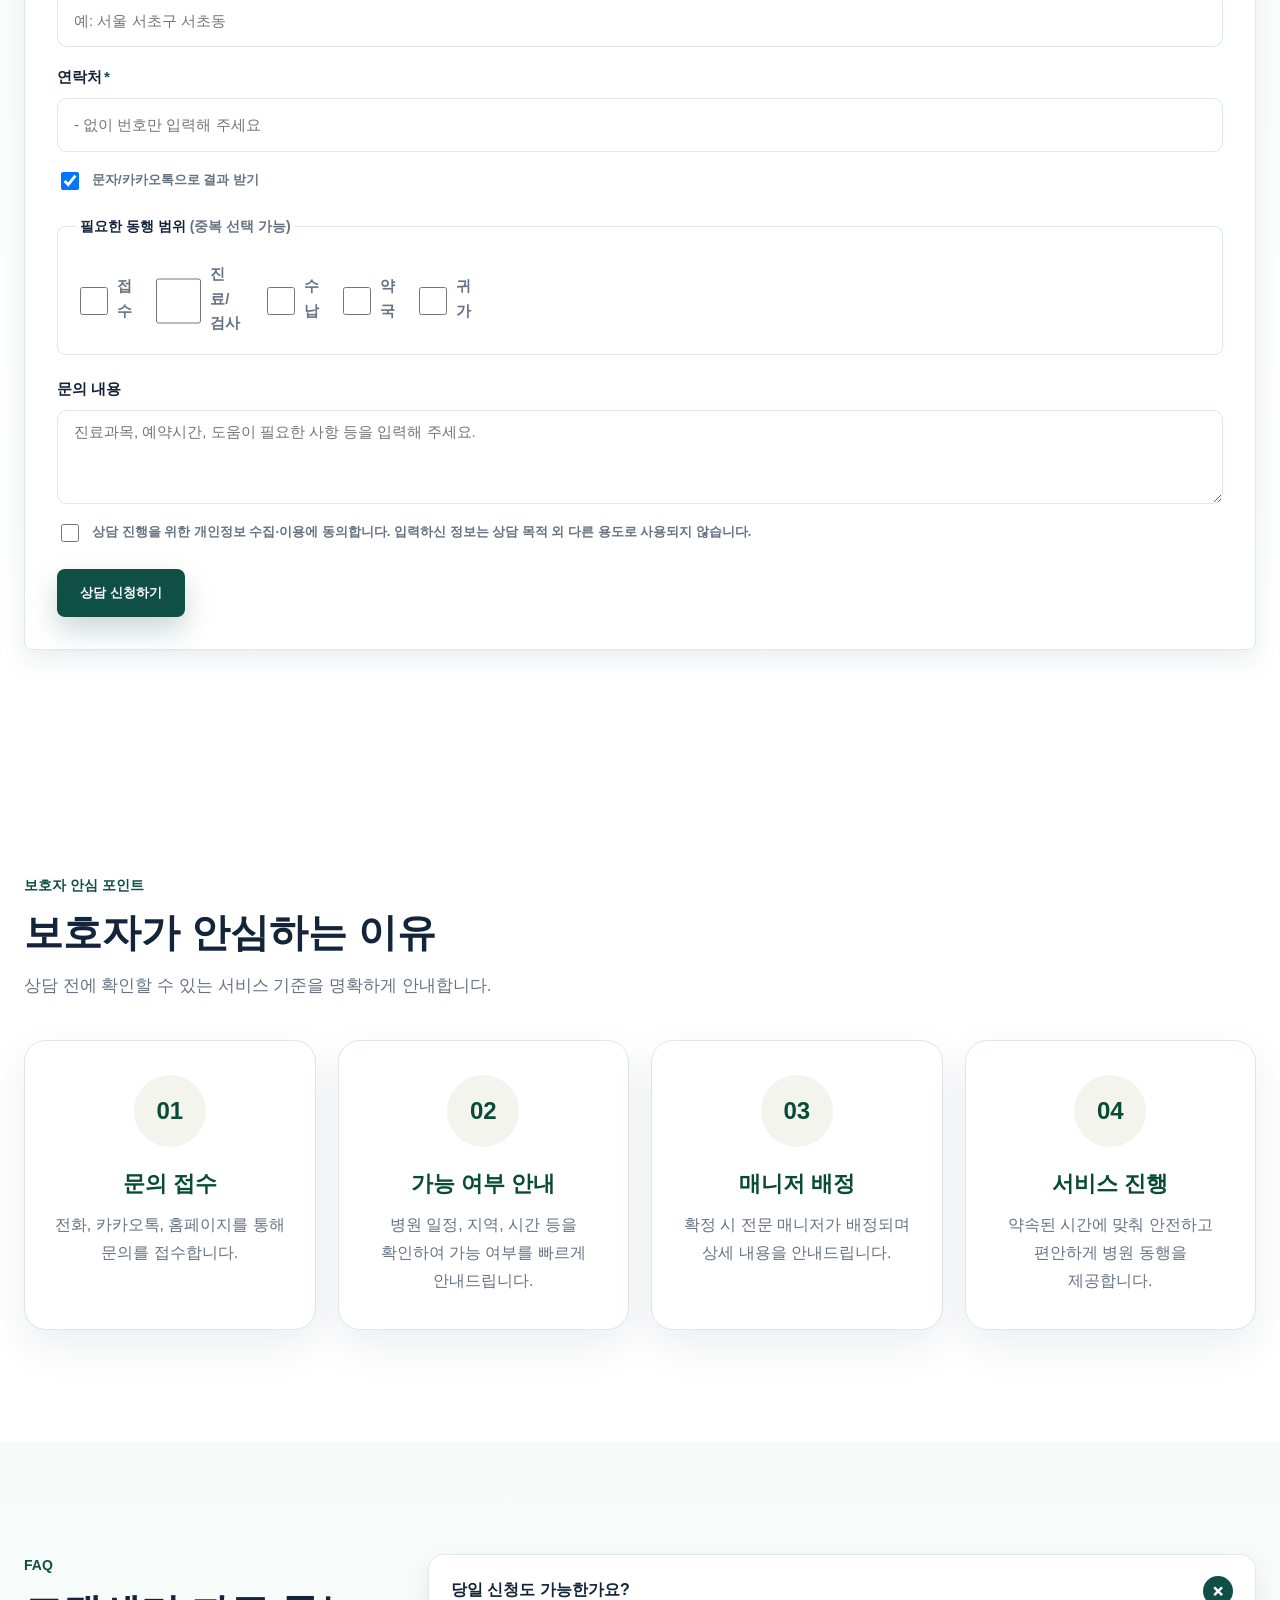
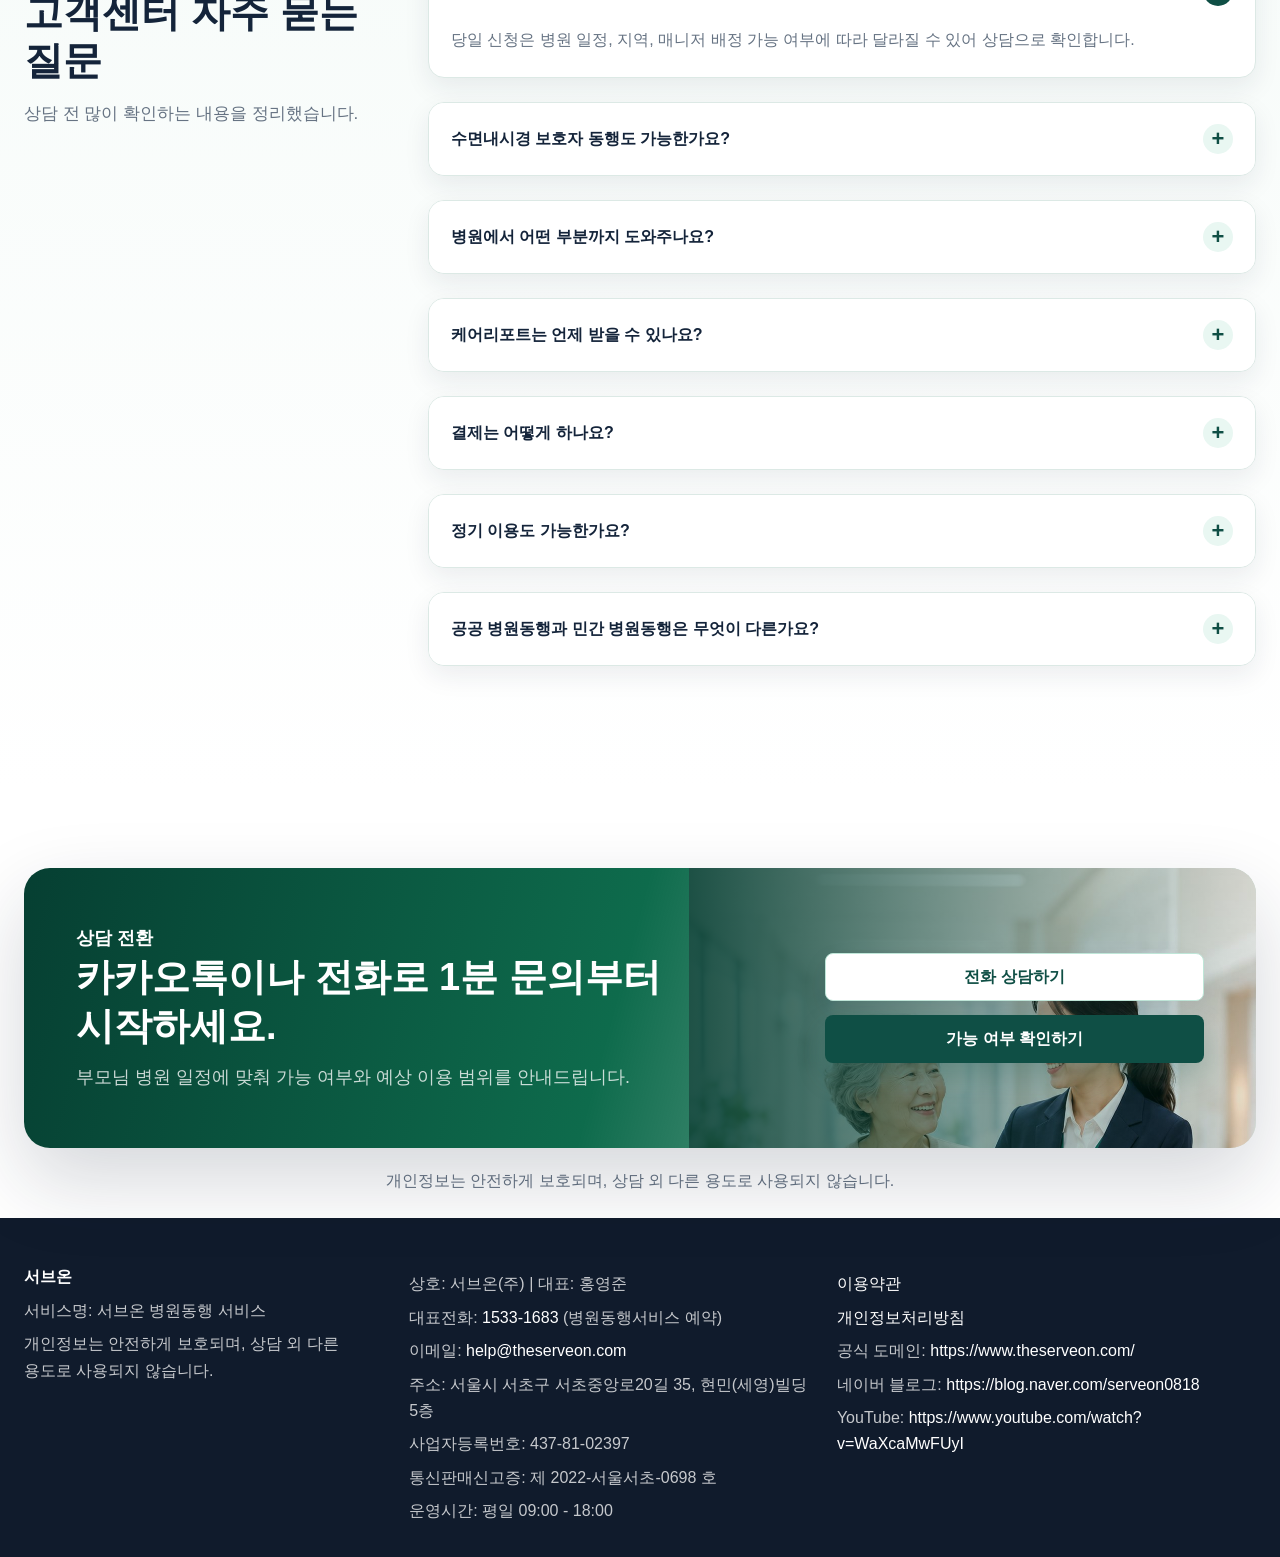
<file: customer-center.html>
<!doctype html>
<html lang="ko">
<head>
  <meta charset="utf-8"><meta name="viewport" content="width=device-width, initial-scale=1">
  <title>서브온 고객센터 | 병원동행 상담·가능 여부 확인</title>
  <meta name="description" content="서브온 고객센터에서 부모님 병원동행, 수면내시경 보호자 동행, 정기 병원 일정 동행, 케어리포트 제공 여부를 상담할 수 있습니다. 전화 상담 1533-1683.">
  <link rel="canonical" href="https://www.theserveon.com/customer-center.html">
  <link rel="icon" type="image/svg+xml" href="favicon.svg">
  <meta property="og:type" content="website"><meta property="og:title" content="서브온 고객센터 | 병원동행 상담·가능 여부 확인"><meta property="og:description" content="부모님 병원동행, 수면내시경 보호자 동행, 정기 병원 일정 동행, 케어리포트 제공 여부를 상담하세요. 전화 상담 1533-1683."><meta property="og:url" content="https://www.theserveon.com/customer-center.html"><meta property="og:image" content="https://www.theserveon.com/assets/serveon-hero.jpg">
  <link rel="stylesheet" href="styles.css">
  <script type="application/ld+json">{"@context":"https://schema.org","@graph":[{"@type":"Organization","name":"서브온","legalName":"서브온(주)","alternateName":"서브온 병원동행","url":"https://www.theserveon.com/","telephone":"+82-1533-1683","email":"help@theserveon.com","taxID":"437-81-02397","logo":"https://www.theserveon.com/favicon.svg","sameAs":["https://blog.naver.com/serveon0818","https://www.youtube.com/watch?v=WaXcaMwFUyI"]},{"@type":"LocalBusiness","@id":"https://www.theserveon.com/#localbusiness","name":"서브온","legalName":"서브온(주)","alternateName":"서브온 병원동행","url":"https://www.theserveon.com/","telephone":"+82-1533-1683","email":"help@theserveon.com","taxID":"437-81-02397","address":{"@type":"PostalAddress","streetAddress":"서초중앙로20길 35 현민(세영)빌딩 5층","addressLocality":"서초구","addressRegion":"서울특별시","addressCountry":"KR"},"areaServed":"대한민국","openingHours":"Mo-Fr 09:00-18:00"},{"@type":"Service","name":"서브온 병원동행 상담","serviceType":"병원동행 상담 및 가능 여부 확인","provider":{"@type":"Organization","name":"서브온"},"areaServed":"대한민국","description":"부모님 병원동행, 수면내시경 보호자 동행, 정기 병원 일정 동행, 케어리포트 제공 여부를 상담하는 서비스"},{"@type":"FAQPage","mainEntity":[{"@type":"Question","name":"당일 신청도 가능한가요?","acceptedAnswer":{"@type":"Answer","text":"당일 신청은 병원 일정, 지역, 매니저 배정 가능 여부에 따라 달라질 수 있어 상담으로 확인합니다."}},{"@type":"Question","name":"수면내시경 보호자 동행도 가능한가요?","acceptedAnswer":{"@type":"Answer","text":"수면내시경 보호자 동행은 병원 규정, 검사 시간, 귀가 방식 확인 후 가능 여부를 안내합니다."}},{"@type":"Question","name":"병원에서 어떤 부분까지 도와주나요?","acceptedAnswer":{"@type":"Answer","text":"자택 방문, 병원 이동, 접수, 진료 및 검사 동행, 수납, 약국, 귀가 지원 범위를 상담 후 안내합니다."}},{"@type":"Question","name":"케어리포트는 언제 받을 수 있나요?","acceptedAnswer":{"@type":"Answer","text":"동행 종료 후 진행 요약과 진료 과정에서 안내받은 내용, 처방, 다음 일정 등을 정리해 전달합니다."}},{"@type":"Question","name":"결제는 어떻게 하나요?","acceptedAnswer":{"@type":"Answer","text":"결제 방식은 서비스 유형과 상담 조건에 따라 안내하며, 실제 이용 전 확인합니다."}},{"@type":"Question","name":"정기 이용도 가능한가요?","acceptedAnswer":{"@type":"Answer","text":"항암, 투석, 재활 병원 일정 등 반복 일정은 정기 이용 가능 여부와 조건을 상담으로 확인합니다."}},{"@type":"Question","name":"공공 병원동행과 민간 병원동행은 무엇이 다른가요?","acceptedAnswer":{"@type":"Answer","text":"공공 병원동행과 민간 병원동행은 대상, 이용 조건, 요금, 신청 절차가 다를 수 있습니다. 상담 시 일정과 지역에 맞는 가능 여부를 확인합니다."}}]}]}</script>
  <script type="application/ld+json">{"@context":"https://schema.org","@type":"BreadcrumbList","itemListElement":[{"@type":"ListItem","position":1,"name":"홈","item":"https://www.theserveon.com/"},{"@type":"ListItem","position":2,"name":"고객센터","item":"https://www.theserveon.com/customer-center.html"}]}</script>
</head>
<body>
  <a class="skip-link" href="#main">본문 바로가기</a><header class="site-header"><div class="header-inner"><a class="brand" href="index.html" aria-label="서브온 병원동행 서비스 홈"><span class="brand-mark" aria-hidden="true">S</span><span><strong>서브온</strong><small>Serve On</small></span></a><nav class="primary-nav" id="primary-nav" aria-label="주요 메뉴"><a href="service.html">서비스 소개</a><a href="process.html">이용 절차</a><a href="managers.html">동행매니저</a><a href="reviews.html">이용 후기</a><a href="care-report.html">케어리포트</a><a class="is-active" href="customer-center.html">문의하기</a></nav><div class="header-actions"><a class="header-phone" href="tel:1533-1683">1533-1683</a><a class="header-cta" href="#contact">가능 여부 확인하기</a></div><button class="menu-toggle" type="button" aria-label="메뉴 열기" aria-controls="primary-nav" aria-expanded="false"><span></span><span></span><span></span></button></div></header>
  <main id="main">
    <section class="customer-hero" id="contact">
      <div class="container customer-hero-grid">
        <div class="customer-copy">
          <p class="eyebrow">고객센터</p>
          <h1>부모님 병원 일정,<br>먼저 가능 여부부터 확인하세요</h1>
          <p class="customer-title">빠르고 정확한 상담으로 병원동행 가능 여부를 안내합니다.</p>
          <p class="customer-description">병원명, 일정, 출발지, 귀가지를 알려주시면 수면내시경 보호자 동행, 부모님 대학병원 진료, 정기 치료 일정 등 상황에 맞춰 가능 여부를 확인해드립니다.</p>
          <div class="hero-actions">
            <a class="btn btn-primary" href="tel:1533-1683">전화 상담 1533-1683</a>
            <a class="btn btn-secondary" href="#apply">상담 신청하기</a>
          </div>
        </div>
        <aside class="customer-contact-panel" id="consultation" aria-label="상담 신청 요약">
          <div>
            <span aria-hidden="true">☎</span>
            <strong>전화 상담</strong>
            <b>1533-1683</b>
            <p>평일 09:00 - 18:00</p>
          </div>
          <div>
            <span aria-hidden="true">Talk</span>
            <strong>카카오톡 문의</strong>
            <b><a href="https://pf.kakao.com/_NxcWjs" target="_blank" rel="noopener noreferrer">서브온_병원동행</a></b>
            <p>평일 09:00 - 18:00</p>
          </div>
          <div>
            <span aria-hidden="true">⌂</span>
            <strong>홈페이지 상담 신청</strong>
            <b>24시간 접수 가능</b>
            <p>담당자 확인 후 연락드립니다.</p>
          </div>
          <div>
            <span aria-hidden="true">▤</span>
            <strong>맞춤 견적 문의</strong>
            <b>단체·정기 이용 문의</b>
            <p>기업·기관 전용 상담</p>
          </div>
        </aside>
      </div>
    </section>

    <section class="customer-method-section">
      <div class="container">
        <div class="section-heading">
          <p class="eyebrow">상담 방법</p>
          <h2>원하는 방식으로 상담을 시작하세요</h2>
          <p>일정과 병원 정보를 알려주시면 병원동행 가능 여부와 예상 이용 범위를 빠르게 확인합니다.</p>
        </div>
        <div class="customer-method-grid">
          <article><span aria-hidden="true">☎</span><h3>전화 상담</h3><strong>1533-1683</strong><p>평일 09:00 - 18:00</p></article>
          <article><span aria-hidden="true">K</span><h3>카카오톡 문의</h3><strong><a href="https://pf.kakao.com/_NxcWjs" target="_blank" rel="noopener noreferrer">서브온_병원동행</a></strong><p>평일 09:00 - 18:00</p></article>
          <article><span aria-hidden="true">▣</span><h3>홈페이지 상담 신청</h3><strong>24시간 접수 가능</strong><p>담당자 확인 후 연락드려요.</p></article>
          <article><span aria-hidden="true">▤</span><h3>맞춤 견적 문의</h3><strong>단체·정기 이용 문의</strong><p>기업·기관 전용 상담</p></article>
        </div>
      </div>
    </section>

    <section class="section section-soft">
      <div class="container">
        <div class="section-heading">
          <p class="eyebrow">상담 전 준비 정보</p>
          <h2>아래 정보가 있으면 상담이 빨라집니다</h2>
        </div>
        <div class="customer-ready-grid">
          <article><span aria-hidden="true">01</span><h3>병원명</h3><p>방문 예정 병원과 진료과를 알려주세요.</p></article>
          <article><span aria-hidden="true">02</span><h3>방문 날짜와 시간</h3><p>예약 시간과 예상 소요 시간을 확인합니다.</p></article>
          <article><span aria-hidden="true">03</span><h3>출발지와 귀가지</h3><p>자택, 병원, 귀가 위치를 기준으로 동선을 봅니다.</p></article>
          <article><span aria-hidden="true">04</span><h3>필요한 동행 범위</h3><p>접수, 검사, 수납, 약국, 귀가 등 필요한 범위를 확인합니다.</p></article>
          <article><span aria-hidden="true">05</span><h3>보호자 연락처</h3><p>진행 안내와 케어리포트 전달을 위한 연락처가 필요합니다.</p></article>
          <article><span aria-hidden="true">06</span><h3>특이사항</h3><p>이동 보조, 준비물, 반복 병원 일정 등을 알려주세요.</p></article>
          <article><span aria-hidden="true">07</span><h3>확인이 필요한 상황</h3><p>수면내시경, 입퇴원, 항암·투석·재활 등 상담 시 먼저 확인할 조건을 알려주세요.</p></article>
          <article><span aria-hidden="true">08</span><h3>케어리포트 수신 방법</h3><p>보호자가 확인할 연락처와 전달받고 싶은 내용을 함께 알려주세요.</p></article>
        </div>
      </div>
    </section>

    <section class="section section-soft" id="apply">
      <div class="container">
        <div class="section-heading">
          <p class="eyebrow">온라인 상담 신청</p>
          <h2>아래 내용을 남겨주시면 담당자가 확인 후 연락드립니다</h2>
          <p>'상담 신청 보내기'를 누르면 입력하신 내용으로 이메일이 작성됩니다. 전송 후 담당자가 확인하여 순차적으로 연락드립니다.</p>
        </div>
        <form class="consultation-form target-consultation-form" id="consultation-form">
          <div class="form-grid">
            <label>보호자 성함<span class="form-required" aria-hidden="true">*</span>
              <input type="text" name="name" autocomplete="name" required placeholder="이름을 입력해 주세요">
            </label>
            <label>환자와의 관계<span class="form-required" aria-hidden="true">*</span>
              <input type="text" name="relation" required placeholder="예: 자녀, 배우자, 본인">
            </label>
            <label>이용 희망 날짜<span class="form-required" aria-hidden="true">*</span>
              <input type="text" name="visit-datetime" required placeholder="날짜를 선택해 주세요">
            </label>
            <label>병원명<span class="form-required" aria-hidden="true">*</span>
              <input type="text" name="hospital" required placeholder="병원명을 입력해 주세요">
            </label>
            <label>출발지<span class="form-required" aria-hidden="true">*</span>
              <input type="text" name="departure" required placeholder="예: 서울 강남구 역삼동">
            </label>
            <label>귀가 위치<span class="form-required" aria-hidden="true">*</span>
              <input type="text" name="destination" required placeholder="예: 서울 서초구 서초동">
            </label>
            <label>연락처<span class="form-required" aria-hidden="true">*</span>
              <input type="tel" name="phone" autocomplete="tel" required placeholder="- 없이 번호만 입력해 주세요">
            </label>
          </div>
          <label class="form-consent target-result-channel">
            <input type="checkbox" name="result-channel" checked>
            <span>문자/카카오톡으로 결과 받기</span>
          </label>
          <fieldset class="form-scope">
            <legend>필요한 동행 범위 <span class="form-optional">(중복 선택 가능)</span></legend>
            <label><input type="checkbox" name="scope" value="접수">접수</label>
            <label><input type="checkbox" name="scope" value="진료/검사">진료/검사</label>
            <label><input type="checkbox" name="scope" value="수납">수납</label>
            <label><input type="checkbox" name="scope" value="약국">약국</label>
            <label><input type="checkbox" name="scope" value="귀가">귀가</label>
          </fieldset>
          <label class="form-notes">문의 내용
            <textarea name="notes" rows="4" placeholder="진료과목, 예약시간, 도움이 필요한 사항 등을 입력해 주세요."></textarea>
          </label>
          <label class="form-consent">
            <input type="checkbox" name="privacy-consent" required>
            <span>상담 진행을 위한 개인정보 수집·이용에 동의합니다. 입력하신 정보는 상담 목적 외 다른 용도로 사용되지 않습니다.</span>
          </label>
          <button type="submit" class="btn btn-primary">상담 신청하기</button>
        </form>
      </div>
    </section>

    <section class="section">
      <div class="container">
        <div class="section-heading">
          <p class="eyebrow">보호자 안심 포인트</p>
          <h2>보호자가 안심하는 이유</h2>
          <p>상담 전에 확인할 수 있는 서비스 기준을 명확하게 안내합니다.</p>
        </div>
        <div class="target-contact-steps">
          <article><span aria-hidden="true">01</span><h3>문의 접수</h3><p>전화, 카카오톡, 홈페이지를 통해 문의를 접수합니다.</p></article>
          <article><span aria-hidden="true">02</span><h3>가능 여부 안내</h3><p>병원 일정, 지역, 시간 등을 확인하여 가능 여부를 빠르게 안내드립니다.</p></article>
          <article><span aria-hidden="true">03</span><h3>매니저 배정</h3><p>확정 시 전문 매니저가 배정되며 상세 내용을 안내드립니다.</p></article>
          <article><span aria-hidden="true">04</span><h3>서비스 진행</h3><p>약속된 시간에 맞춰 안전하고 편안하게 병원 동행을 제공합니다.</p></article>
        </div>
      </div>
    </section>

    <section class="section section-soft" id="customer-faq">
      <div class="container faq-layout customer-faq-layout">
        <div class="section-heading">
          <p class="eyebrow">FAQ</p>
          <h2>고객센터 자주 묻는 질문</h2>
          <p>상담 전 많이 확인하는 내용을 정리했습니다.</p>
        </div>
        <div class="faq-list">
          <div class="faq-item is-open">
            <button type="button" aria-expanded="true">당일 신청도 가능한가요?</button>
            <div class="faq-panel"><p>당일 신청은 병원 일정, 지역, 매니저 배정 가능 여부에 따라 달라질 수 있어 상담으로 확인합니다.</p></div>
          </div>
          <div class="faq-item">
            <button type="button" aria-expanded="false">수면내시경 보호자 동행도 가능한가요?</button>
            <div class="faq-panel"><p>수면내시경 보호자 동행은 병원 규정, 검사 시간, 귀가 방식 확인 후 가능 여부를 안내합니다.</p></div>
          </div>
          <div class="faq-item">
            <button type="button" aria-expanded="false">병원에서 어떤 부분까지 도와주나요?</button>
            <div class="faq-panel"><p>자택 방문, 병원 이동, 접수, 진료 및 검사 동행, 수납, 약국, 귀가 지원 범위를 상담 후 안내합니다.</p></div>
          </div>
          <div class="faq-item">
            <button type="button" aria-expanded="false">케어리포트는 언제 받을 수 있나요?</button>
            <div class="faq-panel"><p>동행 종료 후 진행 요약과 진료 과정에서 안내받은 내용, 처방, 다음 일정 등을 정리해 전달합니다.</p></div>
          </div>
          <div class="faq-item">
            <button type="button" aria-expanded="false">결제는 어떻게 하나요?</button>
            <div class="faq-panel"><p>결제 방식은 서비스 유형과 상담 조건에 따라 안내하며, 실제 이용 전 확인합니다.</p></div>
          </div>
          <div class="faq-item">
            <button type="button" aria-expanded="false">정기 이용도 가능한가요?</button>
            <div class="faq-panel"><p>항암, 투석, 재활 병원 일정 등 반복 일정은 정기 이용 가능 여부와 조건을 상담으로 확인합니다.</p></div>
          </div>
          <div class="faq-item">
            <button type="button" aria-expanded="false">공공 병원동행과 민간 병원동행은 무엇이 다른가요?</button>
            <div class="faq-panel"><p>공공 병원동행과 민간 병원동행은 대상, 이용 조건, 요금, 신청 절차가 다를 수 있습니다. 상담 시 일정과 지역에 맞는 가능 여부를 확인합니다.</p></div>
          </div>
        </div>
      </div>
    </section>

    <section class="customer-final-cta">
      <div class="container customer-final-card">
        <div>
          <p class="eyebrow">상담 전환</p>
          <h2>카카오톡이나 전화로 1분 문의부터 시작하세요.</h2>
          <p>부모님 병원 일정에 맞춰 가능 여부와 예상 이용 범위를 안내드립니다.</p>
        </div>
        <div class="customer-final-actions">
          <a class="btn btn-secondary" href="tel:1533-1683">전화 상담하기</a>
          <a class="btn btn-primary" href="#contact">가능 여부 확인하기</a>
        </div>
      </div>
      <p class="customer-privacy-note">개인정보는 안전하게 보호되며, 상담 외 다른 용도로 사용되지 않습니다.</p>
    </section>
  </main>
  <footer class="site-footer"><div class="container footer-grid"><div><strong>서브온</strong><p>서비스명: 서브온 병원동행 서비스</p><p>개인정보는 안전하게 보호되며, 상담 외 다른 용도로 사용되지 않습니다.</p></div><address><p>상호: 서브온(주) | 대표: 홍영준</p><p>대표전화: <a href="tel:1533-1683">1533-1683</a> (병원동행서비스 예약)</p><p>이메일: <a href="mailto:help@theserveon.com">help@theserveon.com</a></p><p>주소: 서울시 서초구 서초중앙로20길 35, 현민(세영)빌딩 5층</p><p>사업자등록번호: 437-81-02397</p><p>통신판매신고증: 제 2022-서울서초-0698 호</p><p>운영시간: 평일 09:00 - 18:00</p></address><div><p><a href="terms.html">이용약관</a></p><p><a href="privacy.html">개인정보처리방침</a></p><p>공식 도메인: <a href="https://www.theserveon.com/" target="_blank" rel="noopener noreferrer">https://www.theserveon.com/</a></p><p>네이버 블로그: <a href="https://blog.naver.com/serveon0818" target="_blank" rel="noopener noreferrer">https://blog.naver.com/serveon0818</a></p><p>YouTube: <a href="https://www.youtube.com/watch?v=WaXcaMwFUyI" target="_blank" rel="noopener noreferrer">https://www.youtube.com/watch?v=WaXcaMwFUyI</a></p></div></div></footer><script src="script.js"></script>
</body>
</html>
</file>
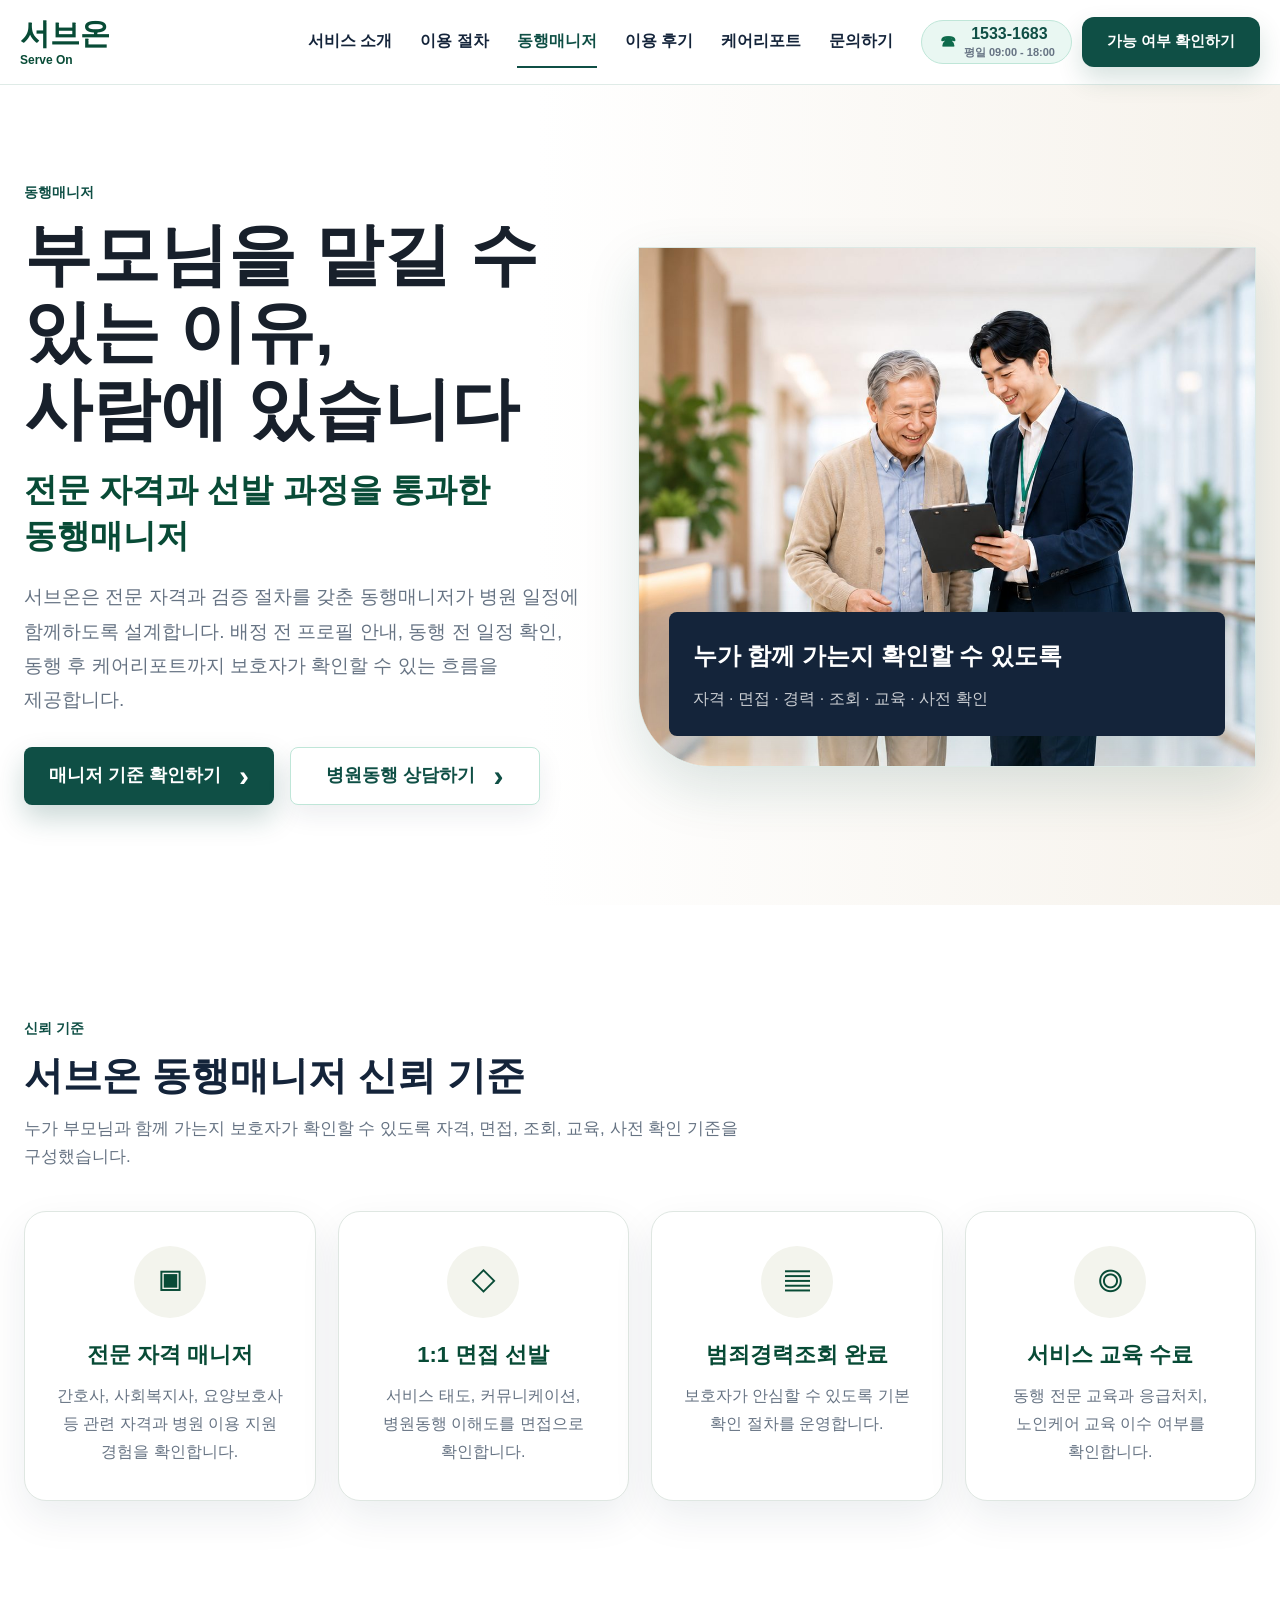
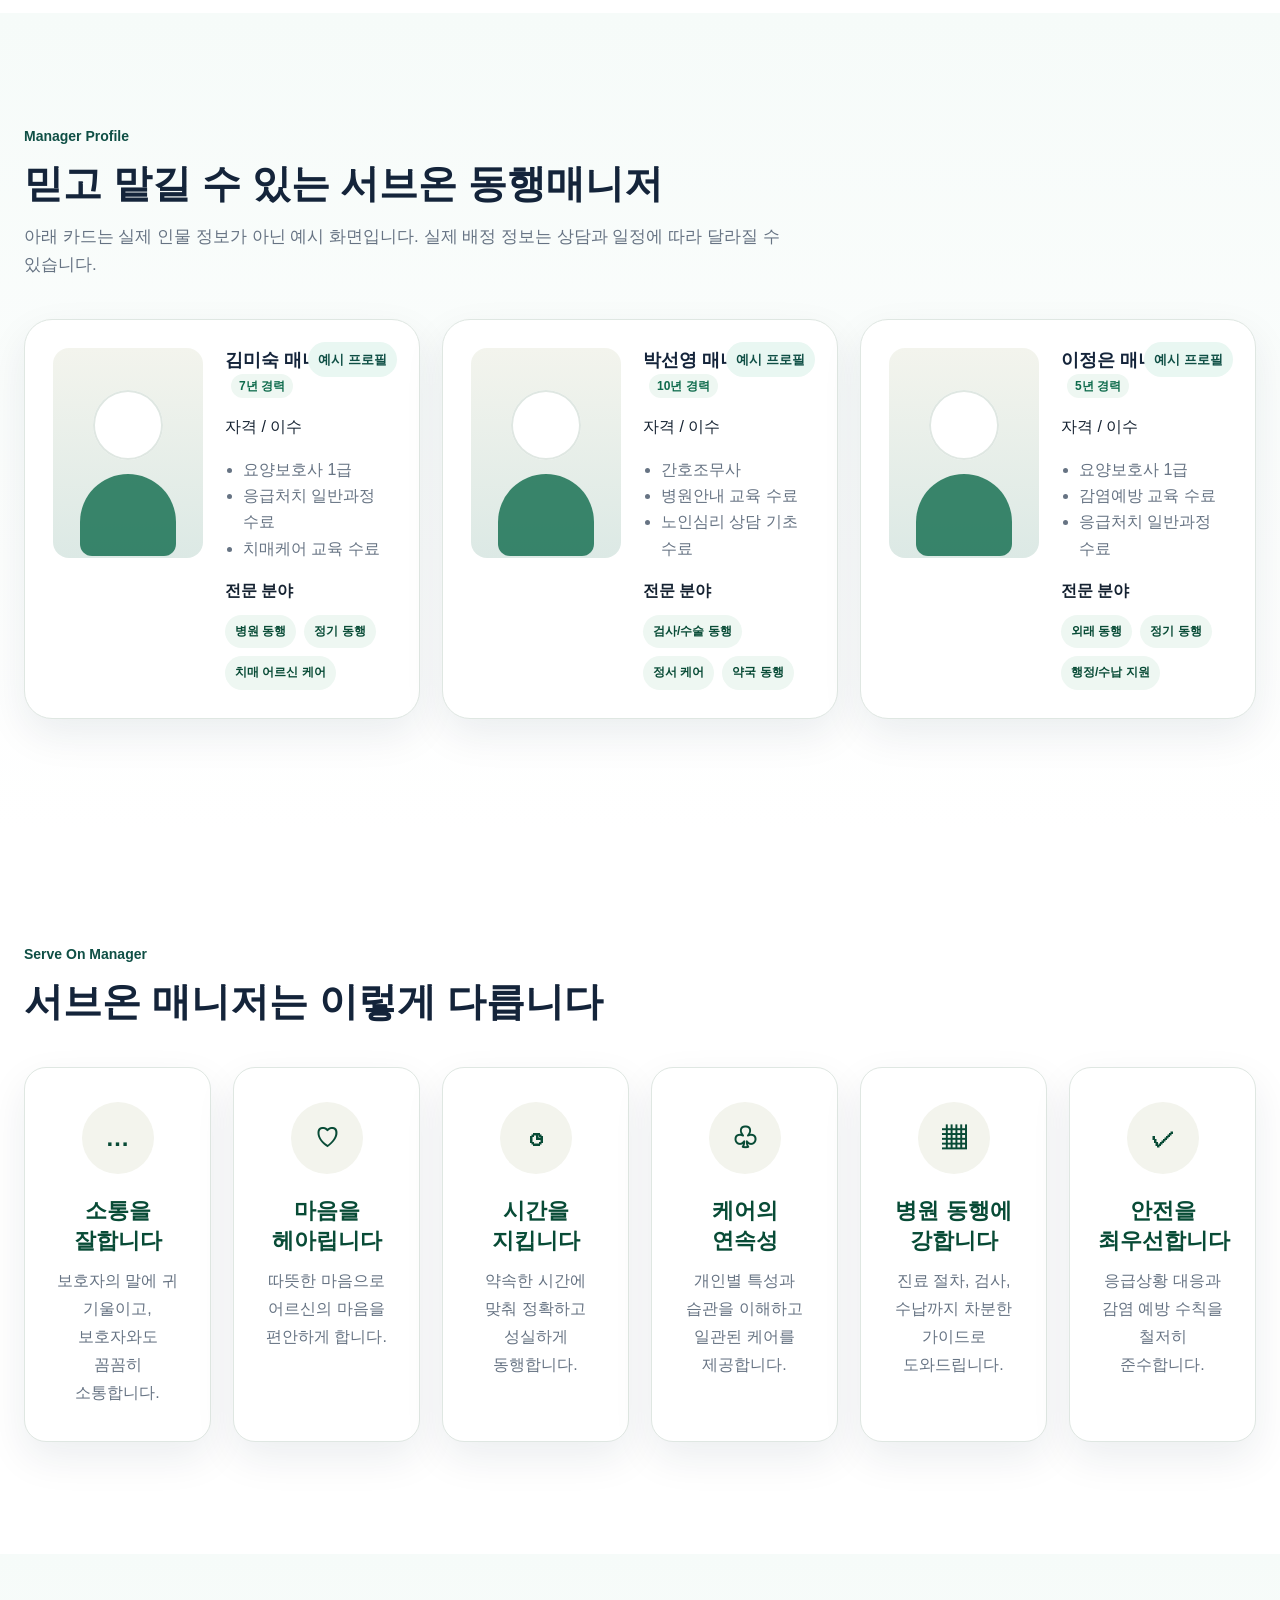
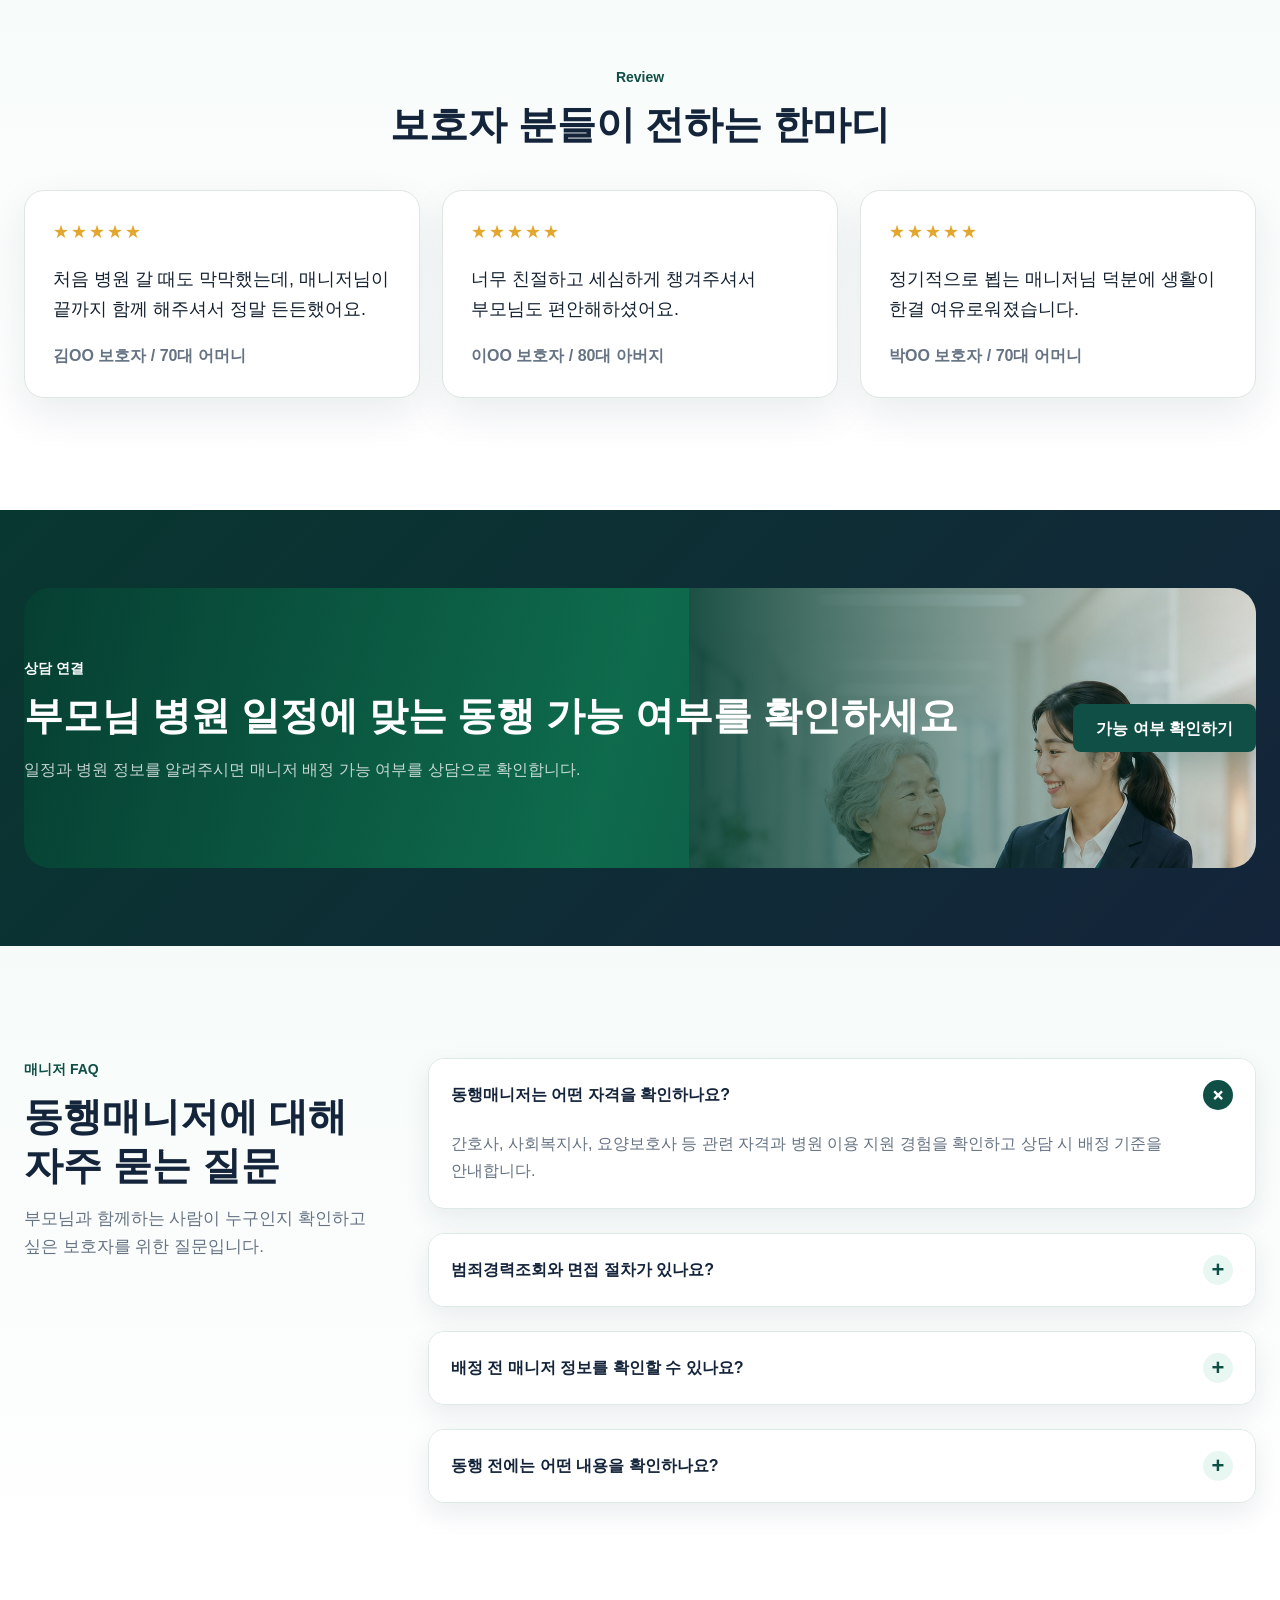
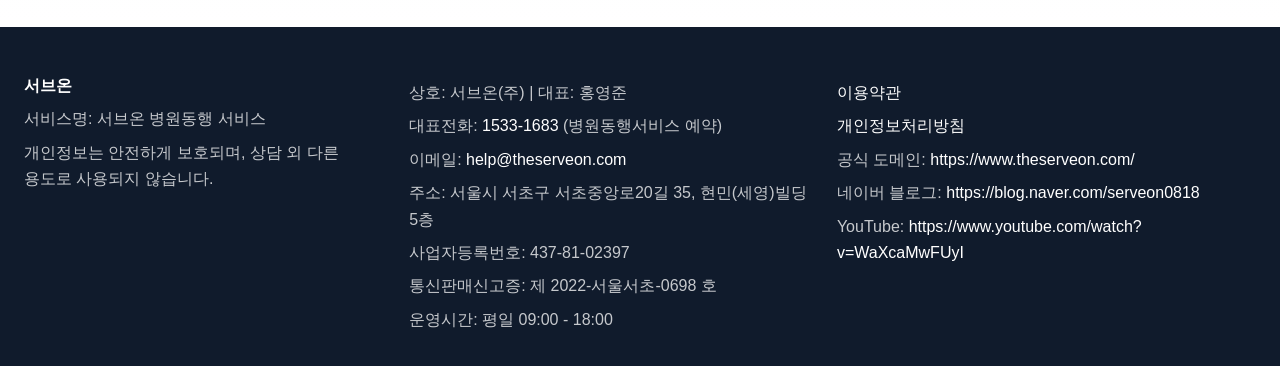
<file: managers.html>
<!doctype html>
<html lang="ko">
<head>
  <meta charset="utf-8"><meta name="viewport" content="width=device-width, initial-scale=1">
  <title>서브온 동행매니저 | 전문 자격·1:1 면접·범죄경력조회 기반 병원동행</title>
  <meta name="description" content="서브온 동행매니저는 전문 자격, 1:1 면접, 경력 확인, 범죄경력조회, 서비스 교육을 바탕으로 병원동행을 지원합니다. 보호자가 안심할 수 있는 병원동행 서비스를 제공합니다.">
  <link rel="canonical" href="https://www.theserveon.com/managers.html">
  <link rel="icon" type="image/svg+xml" href="favicon.svg">
  <meta property="og:type" content="website"><meta property="og:title" content="서브온 동행매니저"><meta property="og:description" content="전문 자격과 검증 절차를 기반으로 보호자가 확인할 수 있는 병원동행을 지원합니다."><meta property="og:url" content="https://www.theserveon.com/managers.html"><meta property="og:image" content="https://www.theserveon.com/assets/serveon-managers.jpg">
  <link rel="stylesheet" href="styles.css"><script type="application/ld+json">{"@context":"https://schema.org","@graph":[{"@type":"Organization","name":"서브온","legalName":"서브온(주)","alternateName":"서브온 병원동행","url":"https://www.theserveon.com/","telephone":"+82-1533-1683","email":"help@theserveon.com","taxID":"437-81-02397","logo":"https://www.theserveon.com/favicon.svg","sameAs":["https://blog.naver.com/serveon0818","https://www.youtube.com/watch?v=WaXcaMwFUyI"]},{"@type":"LocalBusiness","@id":"https://www.theserveon.com/#localbusiness","name":"서브온","legalName":"서브온(주)","alternateName":"서브온 병원동행","url":"https://www.theserveon.com/","telephone":"+82-1533-1683","email":"help@theserveon.com","taxID":"437-81-02397","address":{"@type":"PostalAddress","streetAddress":"서초중앙로20길 35 현민(세영)빌딩 5층","addressLocality":"서초구","addressRegion":"서울특별시","addressCountry":"KR"},"areaServed":"대한민국","openingHours":"Mo-Fr 09:00-18:00"},{"@type":"Service","name":"서브온 동행매니저 병원동행 서비스","serviceType":"병원동행 매니저 서비스","provider":{"@type":"Organization","name":"서브온"},"areaServed":"대한민국","description":"전문 자격과 검증 절차를 확인한 동행매니저가 병원 이동과 절차를 지원하는 서비스"}]}</script>
  <script type="application/ld+json">{"@context":"https://schema.org","@type":"FAQPage","mainEntity":[{"@type":"Question","name":"동행매니저는 어떤 자격을 확인하나요?","acceptedAnswer":{"@type":"Answer","text":"간호사, 사회복지사, 요양보호사 등 관련 자격과 병원 이용 지원 경험을 확인하고 상담 시 배정 기준을 안내합니다."}},{"@type":"Question","name":"범죄경력조회와 면접 절차가 있나요?","acceptedAnswer":{"@type":"Answer","text":"서브온은 1:1 면접, 경력 확인, 범죄경력조회 등 기본 확인 절차를 통해 동행매니저를 선발합니다."}},{"@type":"Question","name":"배정 전 매니저 정보를 확인할 수 있나요?","acceptedAnswer":{"@type":"Answer","text":"배정이 확정되면 사전에 안내 가능한 매니저 프로필과 확인 절차 정보를 보호자에게 전달합니다."}},{"@type":"Question","name":"동행 전에는 어떤 내용을 확인하나요?","acceptedAnswer":{"@type":"Answer","text":"병원명, 진료과, 방문 시간, 출발지, 준비물, 이동 보조 필요 여부, 보호자 연락처를 사전에 확인합니다."}}]}</script>
  <script type="application/ld+json">{"@context":"https://schema.org","@type":"BreadcrumbList","itemListElement":[{"@type":"ListItem","position":1,"name":"홈","item":"https://www.theserveon.com/"},{"@type":"ListItem","position":2,"name":"동행매니저","item":"https://www.theserveon.com/managers.html"}]}</script>
</head>
<body>
  <a class="skip-link" href="#main">본문 바로가기</a>
  <header class="site-header"><div class="header-inner"><a class="brand" href="index.html" aria-label="서브온 병원동행 서비스 홈"><span class="brand-mark" aria-hidden="true">S</span><span><strong>서브온</strong><small>Serve On</small></span></a><nav class="primary-nav" id="primary-nav" aria-label="주요 메뉴"><a href="service.html">서비스 소개</a><a href="process.html">이용 절차</a><a class="is-active" href="managers.html">동행매니저</a><a href="reviews.html">이용 후기</a><a href="care-report.html">케어리포트</a><a href="customer-center.html">문의하기</a></nav><div class="header-actions"><a class="header-phone" href="tel:1533-1683">1533-1683</a><a class="header-cta" href="customer-center.html#contact">가능 여부 확인하기</a></div><button class="menu-toggle" type="button" aria-label="메뉴 열기" aria-controls="primary-nav" aria-expanded="false"><span></span><span></span><span></span></button></div></header>
  <main id="main">
    <section class="manager-hero">
      <div class="container manager-hero-grid">
        <div class="manager-copy">
          <p class="eyebrow">동행매니저</p>
          <h1>부모님을 맡길 수 있는 이유,<br>사람에 있습니다</h1>
          <p class="manager-title">전문 자격과 선발 과정을 통과한 동행매니저</p>
          <p class="manager-description">서브온은 전문 자격과 검증 절차를 갖춘 동행매니저가 병원 일정에 함께하도록 설계합니다. 배정 전 프로필 안내, 동행 전 일정 확인, 동행 후 케어리포트까지 보호자가 확인할 수 있는 흐름을 제공합니다.</p>
          <div class="hero-actions">
            <a class="btn btn-primary" href="#manager-standard">매니저 기준 확인하기</a>
            <a class="btn btn-secondary" href="customer-center.html">병원동행 상담하기</a>
          </div>
        </div>
        <div class="manager-visual" aria-label="동행매니저가 어르신과 병원 일정을 확인하는 이미지 영역">
          <img src="assets/serveon-managers.jpg" alt="어르신과 동행매니저가 태블릿으로 일정을 확인하며 병원 복도를 걷는 모습">
          <div class="manager-visual-card">
            <strong>누가 함께 가는지 확인할 수 있도록</strong>
            <span>자격 · 면접 · 경력 · 조회 · 교육 · 사전 확인</span>
          </div>
        </div>
      </div>
    </section>

    <section class="section" id="manager-standard">
      <div class="container">
        <div class="section-heading">
          <p class="eyebrow">신뢰 기준</p>
          <h2>서브온 동행매니저 신뢰 기준</h2>
          <p>누가 부모님과 함께 가는지 보호자가 확인할 수 있도록 자격, 면접, 조회, 교육, 사전 확인 기준을 구성했습니다.</p>
        </div>
        <div class="manager-standard-grid target-feature-grid-4">
          <article><span aria-hidden="true">▣</span><h3>전문 자격 매니저</h3><p>간호사, 사회복지사, 요양보호사 등 관련 자격과 병원 이용 지원 경험을 확인합니다.</p></article>
          <article><span aria-hidden="true">◇</span><h3>1:1 면접 선발</h3><p>서비스 태도, 커뮤니케이션, 병원동행 이해도를 면접으로 확인합니다.</p></article>
          <article><span aria-hidden="true">▤</span><h3>범죄경력조회 완료</h3><p>보호자가 안심할 수 있도록 기본 확인 절차를 운영합니다.</p></article>
          <article><span aria-hidden="true">◎</span><h3>서비스 교육 수료</h3><p>동행 전문 교육과 응급처치, 노인케어 교육 이수 여부를 확인합니다.</p></article>
        </div>
      </div>
    </section>

    <section class="section section-soft">
      <div class="container">
        <div class="section-heading">
          <p class="eyebrow">Manager Profile</p>
          <h2>믿고 맡길 수 있는 서브온 동행매니저</h2>
          <p>아래 카드는 실제 인물 정보가 아닌 예시 화면입니다. 실제 배정 정보는 상담과 일정에 따라 달라질 수 있습니다.</p>
        </div>
        <div class="target-manager-profiles">
          <article class="manager-profile-card"><div class="profile-label">예시 프로필</div><span class="profile-photo photo-a" aria-hidden="true"></span><div><h3>김미숙 매니저 <em>7년 경력</em></h3><p>자격 / 이수</p><ul><li>요양보호사 1급</li><li>응급처치 일반과정 수료</li><li>치매케어 교육 수료</li></ul><strong>전문 분야</strong><div class="profile-tags"><span>병원 동행</span><span>정기 동행</span><span>치매 어르신 케어</span></div></div></article>
          <article class="manager-profile-card"><div class="profile-label">예시 프로필</div><span class="profile-photo photo-b" aria-hidden="true"></span><div><h3>박선영 매니저 <em>10년 경력</em></h3><p>자격 / 이수</p><ul><li>간호조무사</li><li>병원안내 교육 수료</li><li>노인심리 상담 기초 수료</li></ul><strong>전문 분야</strong><div class="profile-tags"><span>검사/수술 동행</span><span>정서 케어</span><span>약국 동행</span></div></div></article>
          <article class="manager-profile-card"><div class="profile-label">예시 프로필</div><span class="profile-photo photo-c" aria-hidden="true"></span><div><h3>이정은 매니저 <em>5년 경력</em></h3><p>자격 / 이수</p><ul><li>요양보호사 1급</li><li>감염예방 교육 수료</li><li>응급처치 일반과정 수료</li></ul><strong>전문 분야</strong><div class="profile-tags"><span>외래 동행</span><span>정기 동행</span><span>행정/수납 지원</span></div></div></article>
        </div>
      </div>
    </section>

    <section class="section">
      <div class="container">
        <div class="section-heading">
          <p class="eyebrow">Serve On Manager</p>
          <h2>서브온 매니저는 이렇게 다릅니다</h2>
        </div>
        <div class="guardian-grid target-feature-grid-6">
          <article><span aria-hidden="true">…</span><h3>소통을 잘합니다</h3><p>보호자의 말에 귀 기울이고, 보호자와도 꼼꼼히 소통합니다.</p></article>
          <article><span aria-hidden="true">♡</span><h3>마음을 헤아립니다</h3><p>따뜻한 마음으로 어르신의 마음을 편안하게 합니다.</p></article>
          <article><span aria-hidden="true">◷</span><h3>시간을 지킵니다</h3><p>약속한 시간에 맞춰 정확하고 성실하게 동행합니다.</p></article>
          <article><span aria-hidden="true">♧</span><h3>케어의 연속성</h3><p>개인별 특성과 습관을 이해하고 일관된 케어를 제공합니다.</p></article>
          <article><span aria-hidden="true">▦</span><h3>병원 동행에 강합니다</h3><p>진료 절차, 검사, 수납까지 차분한 가이드로 도와드립니다.</p></article>
          <article><span aria-hidden="true">✓</span><h3>안전을 최우선합니다</h3><p>응급상황 대응과 감염 예방 수칙을 철저히 준수합니다.</p></article>
        </div>
      </div>
    </section>

    <section class="section section-soft">
      <div class="container">
        <div class="section-heading center-heading">
          <p class="eyebrow">Review</p>
          <h2>보호자 분들이 전하는 한마디</h2>
        </div>
        <div class="target-mini-reviews">
          <article><div class="stars">★★★★★</div><p>처음 병원 갈 때도 막막했는데, 매니저님이 끝까지 함께 해주셔서 정말 든든했어요.</p><strong>김OO 보호자 / 70대 어머니</strong></article>
          <article><div class="stars">★★★★★</div><p>너무 친절하고 세심하게 챙겨주셔서 부모님도 편안해하셨어요.</p><strong>이OO 보호자 / 80대 아버지</strong></article>
          <article><div class="stars">★★★★★</div><p>정기적으로 뵙는 매니저님 덕분에 생활이 한결 여유로워졌습니다.</p><strong>박OO 보호자 / 70대 어머니</strong></article>
        </div>
      </div>
    </section>

    <section class="service-cta-band">
      <div class="container service-cta-card">
        <div>
          <p class="eyebrow">상담 연결</p>
          <h2>부모님 병원 일정에 맞는 동행 가능 여부를 확인하세요</h2>
          <p>일정과 병원 정보를 알려주시면 매니저 배정 가능 여부를 상담으로 확인합니다.</p>
        </div>
        <a class="btn btn-primary" href="customer-center.html">가능 여부 확인하기</a>
      </div>
    </section>

    <section class="section section-soft">
      <div class="container faq-layout">
        <div class="section-heading">
          <p class="eyebrow">매니저 FAQ</p>
          <h2>동행매니저에 대해 자주 묻는 질문</h2>
          <p>부모님과 함께하는 사람이 누구인지 확인하고 싶은 보호자를 위한 질문입니다.</p>
        </div>
        <div class="faq-list">
          <article class="faq-item is-open"><button type="button" aria-expanded="true">동행매니저는 어떤 자격을 확인하나요?</button><div class="faq-panel"><p>간호사, 사회복지사, 요양보호사 등 관련 자격과 병원 이용 지원 경험을 확인하고 상담 시 배정 기준을 안내합니다.</p></div></article>
          <article class="faq-item"><button type="button" aria-expanded="false">범죄경력조회와 면접 절차가 있나요?</button><div class="faq-panel"><p>서브온은 1:1 면접, 경력 확인, 범죄경력조회 등 기본 확인 절차를 통해 동행매니저를 선발합니다.</p></div></article>
          <article class="faq-item"><button type="button" aria-expanded="false">배정 전 매니저 정보를 확인할 수 있나요?</button><div class="faq-panel"><p>배정이 확정되면 사전에 안내 가능한 매니저 프로필과 확인 절차 정보를 보호자에게 전달합니다.</p></div></article>
          <article class="faq-item"><button type="button" aria-expanded="false">동행 전에는 어떤 내용을 확인하나요?</button><div class="faq-panel"><p>병원명, 진료과, 방문 시간, 출발지, 준비물, 이동 보조 필요 여부, 보호자 연락처를 사전에 확인합니다.</p></div></article>
        </div>
      </div>
    </section>
  </main>
  <footer class="site-footer"><div class="container footer-grid"><div><strong>서브온</strong><p>서비스명: 서브온 병원동행 서비스</p><p>개인정보는 안전하게 보호되며, 상담 외 다른 용도로 사용되지 않습니다.</p></div><address><p>상호: 서브온(주) | 대표: 홍영준</p><p>대표전화: <a href="tel:1533-1683">1533-1683</a> (병원동행서비스 예약)</p><p>이메일: <a href="mailto:help@theserveon.com">help@theserveon.com</a></p><p>주소: 서울시 서초구 서초중앙로20길 35, 현민(세영)빌딩 5층</p><p>사업자등록번호: 437-81-02397</p><p>통신판매신고증: 제 2022-서울서초-0698 호</p><p>운영시간: 평일 09:00 - 18:00</p></address><div><p><a href="terms.html">이용약관</a></p><p><a href="privacy.html">개인정보처리방침</a></p><p>공식 도메인: <a href="https://www.theserveon.com/" target="_blank" rel="noopener noreferrer">https://www.theserveon.com/</a></p><p>네이버 블로그: <a href="https://blog.naver.com/serveon0818" target="_blank" rel="noopener noreferrer">https://blog.naver.com/serveon0818</a></p><p>YouTube: <a href="https://www.youtube.com/watch?v=WaXcaMwFUyI" target="_blank" rel="noopener noreferrer">https://www.youtube.com/watch?v=WaXcaMwFUyI</a></p></div></div></footer><script src="script.js"></script>
</body>
</html>
</file>
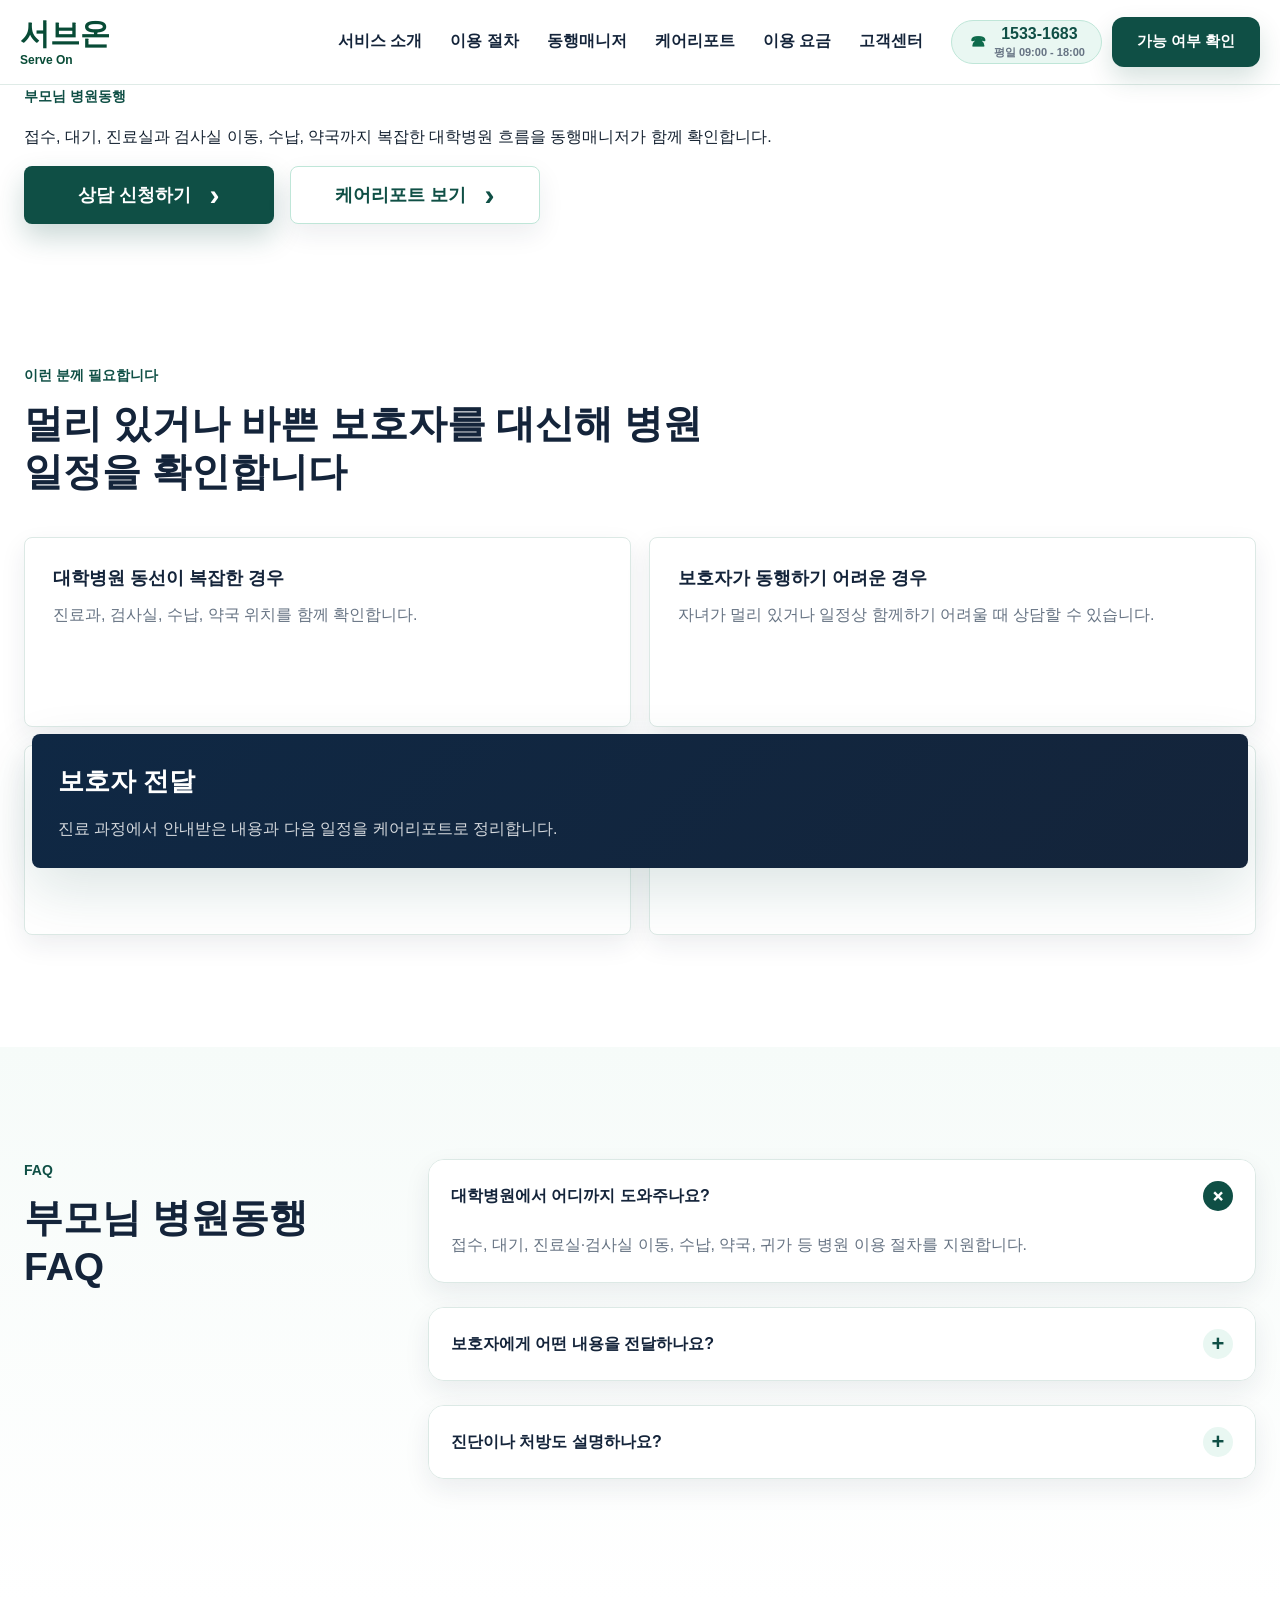
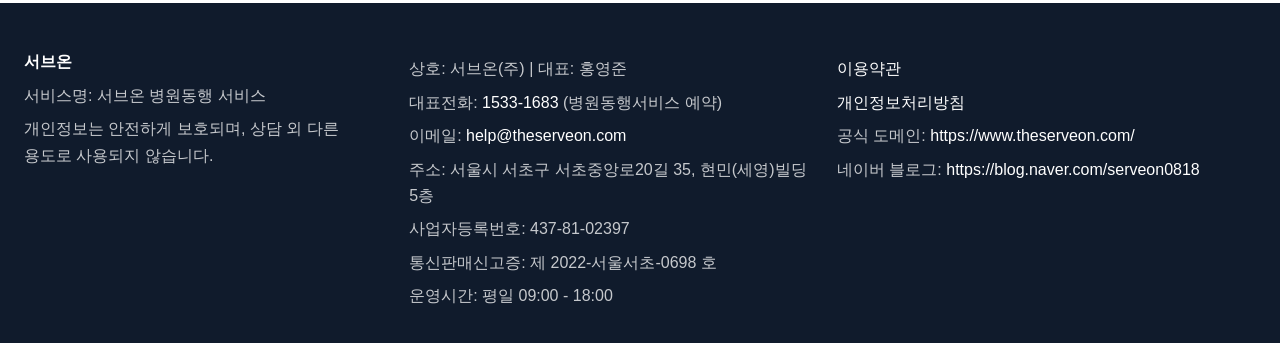
<file: parents-hospital.html>
<!doctype html>
<html lang="ko">
<head>
  <meta charset="UTF-8">
  <meta name="viewport" content="width=device-width, initial-scale=1.0">
  <title>부모님 대학병원 진료 동행 | 서브온 병원동행</title>
  <meta name="description" content="복잡한 대학병원 진료, 검사실 이동, 접수와 수납이 걱정될 때 서브온 병원동행 가능 여부를 확인하세요.">
  <link rel="canonical" href="https://www.theserveon.com/parents-hospital.html">
  <link rel="icon" type="image/svg+xml" href="favicon.svg">
  <meta property="og:type" content="website"><meta property="og:title" content="부모님 대학병원 진료 동행 | 서브온"><meta property="og:description" content="부모님 대학병원 진료 동행과 케어리포트 안내."><meta property="og:url" content="https://www.theserveon.com/parents-hospital.html"><meta property="og:image" content="https://www.theserveon.com/assets/serveon-service.jpg">
  <link rel="stylesheet" href="styles.css">
  <script type="application/ld+json">{"@context":"https://schema.org","@graph":[{"@type":"Organization","name":"서브온","legalName":"서브온(주)","url":"https://www.theserveon.com/","telephone":"+82-1533-1683","email":"help@theserveon.com","taxID":"437-81-02397","logo":"https://www.theserveon.com/favicon.svg","sameAs":["https://blog.naver.com/serveon0818","https://www.youtube.com/watch?v=WaXcaMwFUyI"]},{"@type":"Service","name":"부모님 대학병원 진료 동행","serviceType":"병원동행 서비스","provider":{"@type":"Organization","name":"서브온"},"areaServed":"대한민국","description":"부모님 대학병원 진료, 검사실 이동, 접수, 수납, 약국, 귀가 과정을 지원하는 병원동행 서비스"}]}</script>
  <script type="application/ld+json">{"@context":"https://schema.org","@type":"BreadcrumbList","itemListElement":[{"@type":"ListItem","position":1,"name":"홈","item":"https://www.theserveon.com/"},{"@type":"ListItem","position":2,"name":"부모님 대학병원 진료 동행","item":"https://www.theserveon.com/parents-hospital.html"}]}</script>
</head>
<body>
  <a class="skip-link" href="#main">본문 바로가기</a>
  <header class="site-header"><div class="header-inner"><a class="brand" href="index.html" aria-label="서브온 병원동행 서비스 홈"><span class="brand-mark" aria-hidden="true">S</span><span><strong>서브온</strong><small>Serve On</small></span></a><nav class="primary-nav" id="primary-nav" aria-label="주요 메뉴"><a href="service.html">서비스 소개</a><a href="process.html">이용 절차</a><a href="managers.html">동행매니저</a><a href="care-report.html">케어리포트</a><a href="pricing.html">이용 요금</a><a href="customer-center.html">고객센터</a></nav><div class="header-actions"><a class="header-phone" href="tel:1533-1683">1533-1683</a><a class="header-cta" href="customer-center.html#contact">가능 여부 확인</a></div><button class="menu-toggle" type="button" aria-label="메뉴 열기" aria-controls="primary-nav" aria-expanded="false"><span></span><span></span><span></span></button></div></header>
  <main id="main">
    <section class="sub-hero"><div class="container sub-hero-grid"><div><p class="eyebrow">부모님 병원동행</p><h1>부모님 대학병원 진료 동행</h1><p>접수, 대기, 진료실과 검사실 이동, 수납, 약국까지 복잡한 대학병원 흐름을 동행매니저가 함께 확인합니다.</p><div class="hero-actions"><a class="btn btn-primary" href="customer-center.html">상담 신청하기</a><a class="btn btn-secondary" href="care-report.html">케어리포트 보기</a></div></div><div class="assurance-card"><strong>보호자 전달</strong><span>진료 과정에서 안내받은 내용과 다음 일정을 케어리포트로 정리합니다.</span></div></div></section>
    <section class="section"><div class="container"><div class="section-heading"><p class="eyebrow">이런 분께 필요합니다</p><h2>멀리 있거나 바쁜 보호자를 대신해 병원 일정을 확인합니다</h2></div><div class="large-card-grid"><article><h3>대학병원 동선이 복잡한 경우</h3><p>진료과, 검사실, 수납, 약국 위치를 함께 확인합니다.</p></article><article><h3>보호자가 동행하기 어려운 경우</h3><p>자녀가 멀리 있거나 일정상 함께하기 어려울 때 상담할 수 있습니다.</p></article><article><h3>다음 일정 확인이 필요한 경우</h3><p>예약, 검사, 약 처방, 보호자 전달사항을 정리합니다.</p></article><article><h3>반복 진료가 있는 경우</h3><p>항암, 재활, 투석 등 정기 일정은 가능 여부를 상담합니다.</p></article></div></div></section>
    <section class="section section-soft"><div class="container faq-layout"><div class="section-heading"><p class="eyebrow">FAQ</p><h2>부모님 병원동행 FAQ</h2></div><div class="faq-list"><article class="faq-item is-open"><button type="button" aria-expanded="true">대학병원에서 어디까지 도와주나요?</button><div class="faq-panel"><p>접수, 대기, 진료실·검사실 이동, 수납, 약국, 귀가 등 병원 이용 절차를 지원합니다.</p></div></article><article class="faq-item"><button type="button" aria-expanded="false">보호자에게 어떤 내용을 전달하나요?</button><div class="faq-panel"><p>진료 과정에서 안내받은 내용, 처방, 다음 일정, 보호자 전달사항을 정리해 전달합니다.</p></div></article><article class="faq-item"><button type="button" aria-expanded="false">진단이나 처방도 설명하나요?</button><div class="faq-panel"><p>의학적 판단이나 처방은 제공하지 않으며, 병원에서 안내받은 내용을 기록하고 전달하는 범위로 지원합니다.</p></div></article></div></div></section>
  </main>
  <footer class="site-footer"><div class="container footer-grid"><div><strong>서브온</strong><p>서비스명: 서브온 병원동행 서비스</p><p>개인정보는 안전하게 보호되며, 상담 외 다른 용도로 사용되지 않습니다.</p></div><address><p>상호: 서브온(주) | 대표: 홍영준</p><p>대표전화: <a href="tel:1533-1683">1533-1683</a> (병원동행서비스 예약)</p><p>이메일: <a href="mailto:help@theserveon.com">help@theserveon.com</a></p><p>주소: 서울시 서초구 서초중앙로20길 35, 현민(세영)빌딩 5층</p><p>사업자등록번호: 437-81-02397</p><p>통신판매신고증: 제 2022-서울서초-0698 호</p><p>운영시간: 평일 09:00 - 18:00</p></address><div><p><a href="terms.html">이용약관</a></p><p><a href="privacy.html">개인정보처리방침</a></p><p>공식 도메인: <a href="https://www.theserveon.com/" target="_blank" rel="noopener noreferrer">https://www.theserveon.com/</a></p><p>네이버 블로그: <a href="https://blog.naver.com/serveon0818" target="_blank" rel="noopener noreferrer">https://blog.naver.com/serveon0818</a></p></div></div></footer>
  <script src="script.js"></script>
</body>
</html>
</file>
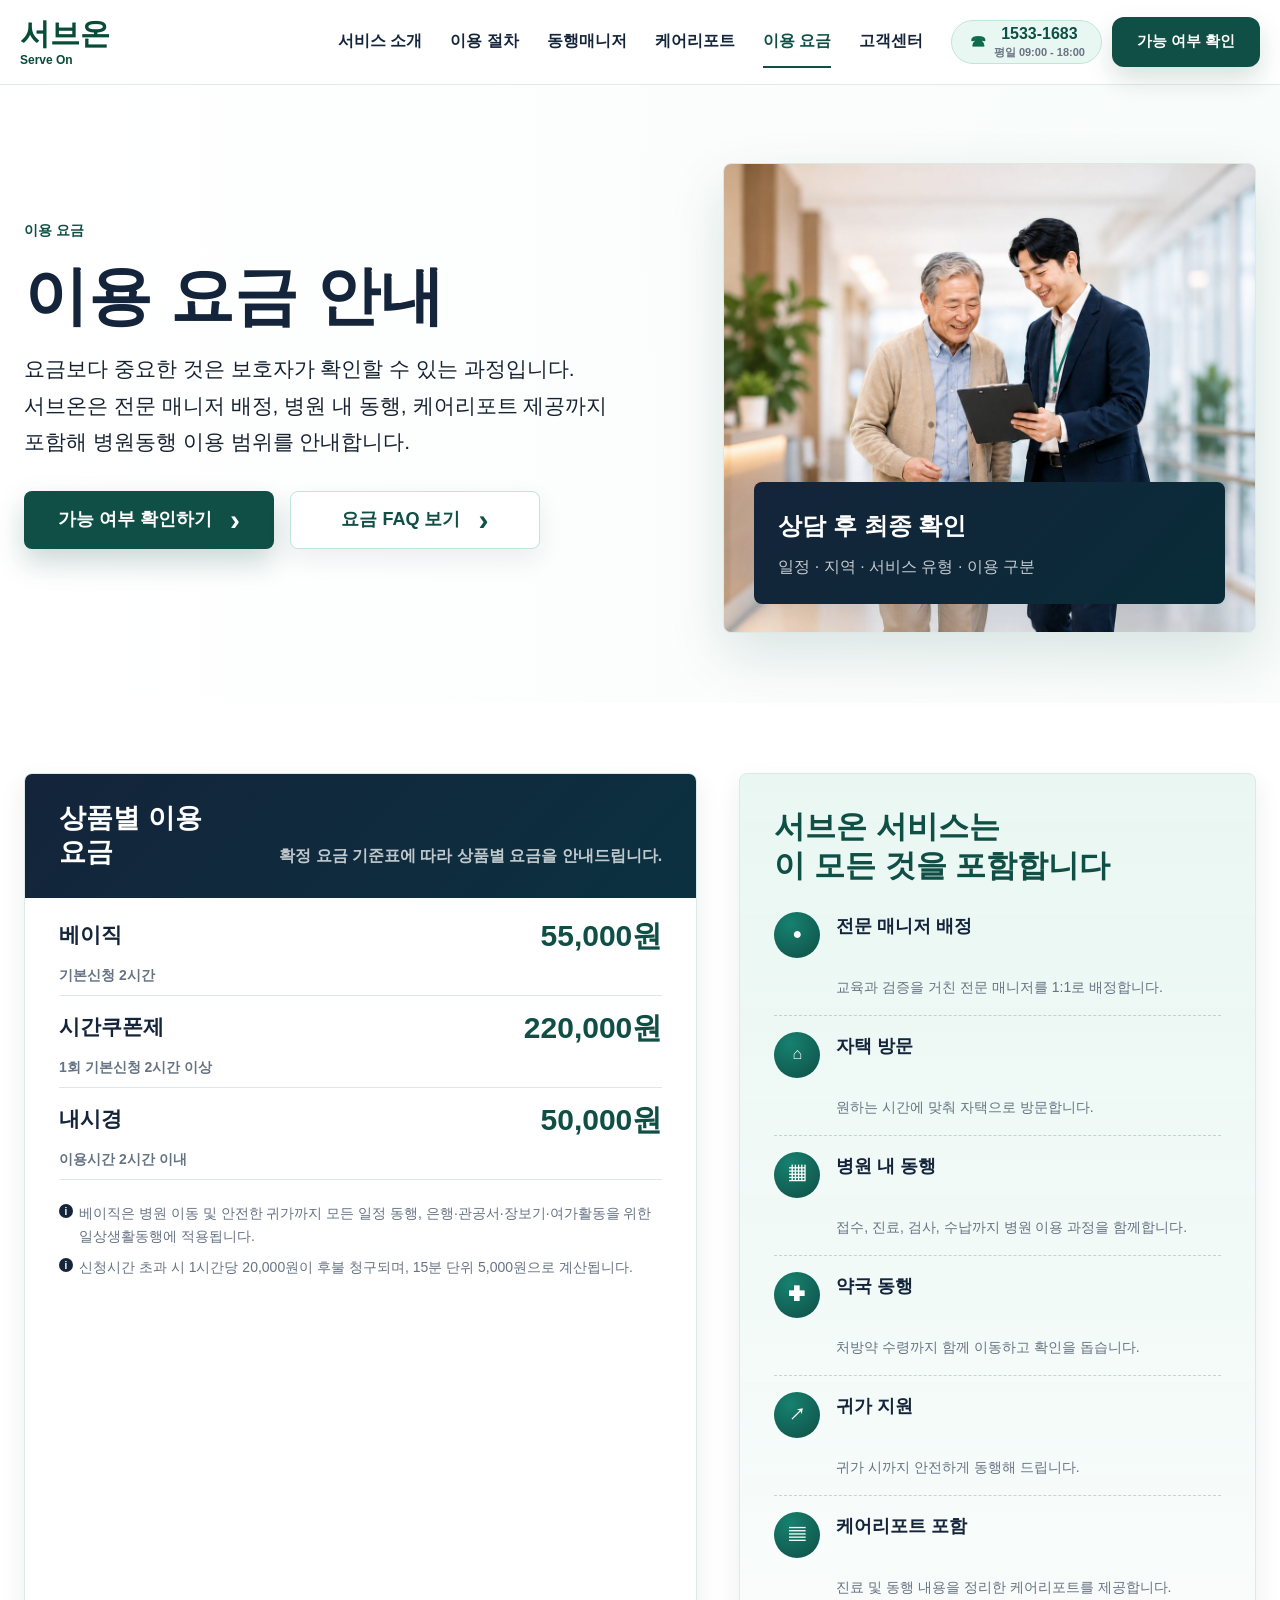
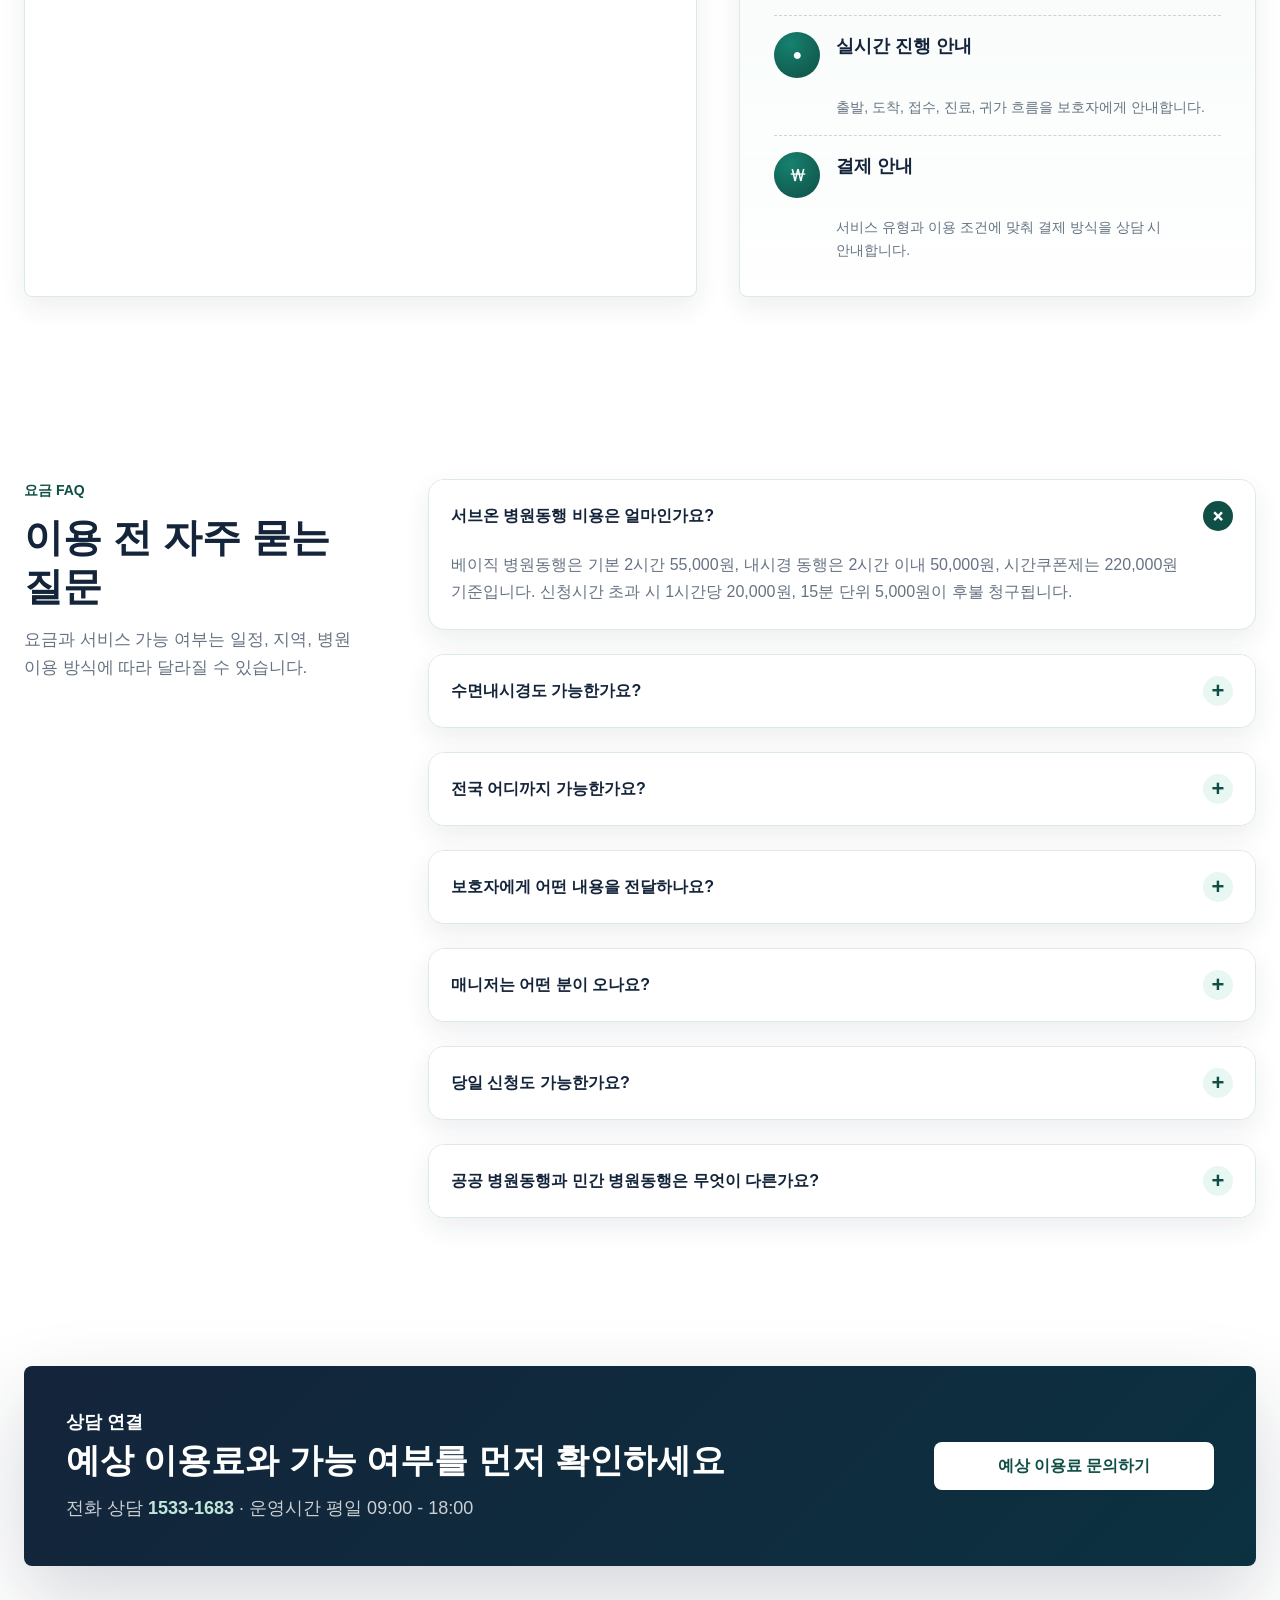
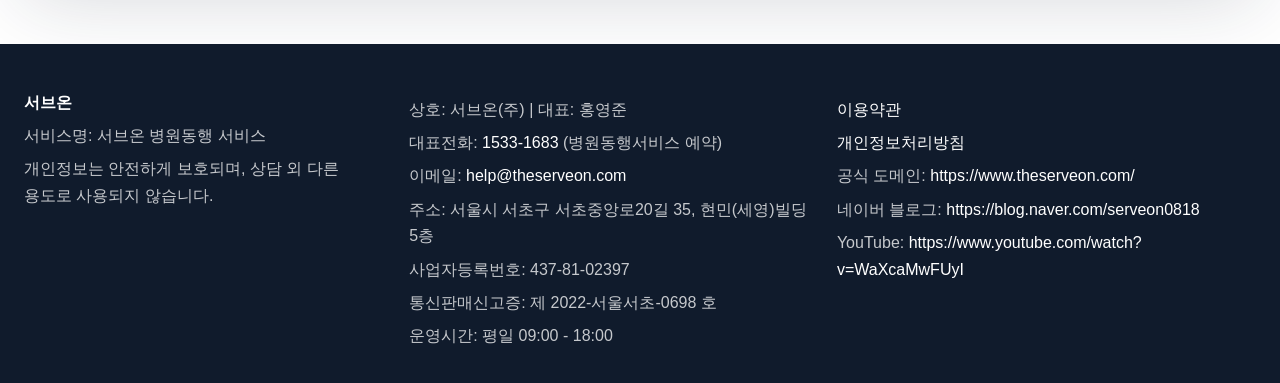
<file: pricing.html>
<!doctype html>
<html lang="ko">
<head>
  <meta charset="utf-8"><meta name="viewport" content="width=device-width, initial-scale=1">
  <title>서브온 병원동행 이용 요금 | 베이직·시간쿠폰제·내시경 동행</title>
  <meta name="description" content="서브온 병원동행 이용 요금은 베이직 55,000원, 시간쿠폰제 220,000원, 내시경 동행 50,000원 기준으로 안내합니다. 신청시간 초과 시 1시간당 20,000원, 15분 단위 5,000원이 후불 청구됩니다.">
  <link rel="canonical" href="https://www.theserveon.com/pricing.html">
  <link rel="icon" type="image/svg+xml" href="favicon.svg">
  <meta property="og:type" content="website"><meta property="og:title" content="서브온 병원동행 이용 요금 | 베이직·시간쿠폰제·내시경 동행"><meta property="og:description" content="베이직 55,000원, 시간쿠폰제 220,000원, 내시경 동행 50,000원 기준 요금과 초과요금 기준을 확인하세요."><meta property="og:url" content="https://www.theserveon.com/pricing.html"><meta property="og:image" content="https://www.theserveon.com/assets/serveon-managers.jpg">
  <link rel="stylesheet" href="styles.css"><script type="application/ld+json">{"@context":"https://schema.org","@graph":[{"@type":"Organization","name":"서브온","legalName":"서브온(주)","alternateName":"서브온 병원동행","url":"https://www.theserveon.com/","telephone":"+82-1533-1683","email":"help@theserveon.com","taxID":"437-81-02397","logo":"https://www.theserveon.com/favicon.svg","sameAs":["https://blog.naver.com/serveon0818","https://www.youtube.com/watch?v=WaXcaMwFUyI"]},{"@type":"LocalBusiness","@id":"https://www.theserveon.com/#localbusiness","name":"서브온","legalName":"서브온(주)","alternateName":"서브온 병원동행","url":"https://www.theserveon.com/","telephone":"+82-1533-1683","email":"help@theserveon.com","taxID":"437-81-02397","address":{"@type":"PostalAddress","streetAddress":"서초중앙로20길 35 현민(세영)빌딩 5층","addressLocality":"서초구","addressRegion":"서울특별시","addressCountry":"KR"},"areaServed":"대한민국","openingHours":"Mo-Fr 09:00-18:00"},{"@type":"Service","name":"서브온 병원동행 이용 요금","serviceType":"병원동행 서비스 요금 안내","provider":{"@type":"Organization","name":"서브온"},"areaServed":"대한민국","description":"베이직 55,000원, 시간쿠폰제 220,000원, 내시경 동행 50,000원 기준 병원동행 이용 요금과 초과요금 기준을 안내하는 서비스"},{"@type":"FAQPage","mainEntity":[{"@type":"Question","name":"서브온 병원동행 비용은 얼마인가요?","acceptedAnswer":{"@type":"Answer","text":"베이직 병원동행은 기본 2시간 55,000원, 내시경 동행은 2시간 이내 50,000원, 시간쿠폰제는 220,000원 기준입니다. 신청시간 초과 시 1시간당 20,000원, 15분 단위 5,000원이 후불 청구됩니다."}},{"@type":"Question","name":"수면내시경도 가능한가요?","acceptedAnswer":{"@type":"Answer","text":"수면내시경 보호자 동행은 일정, 병원 위치, 귀가 방식 확인 후 가능 여부를 안내합니다. 내시경 동행은 2시간 이내 50,000원 기준입니다."}},{"@type":"Question","name":"전국 어디까지 가능한가요?","acceptedAnswer":{"@type":"Answer","text":"서비스 가능 지역은 매니저 배정 상황과 이동 조건에 따라 달라질 수 있어 상담 시 확인이 필요합니다."}},{"@type":"Question","name":"보호자에게 어떤 내용을 전달하나요?","acceptedAnswer":{"@type":"Answer","text":"접수, 진료, 검사, 수납, 약국, 귀가 진행 상황과 진료 과정에서 안내받은 내용을 보호자에게 전달합니다."}},{"@type":"Question","name":"매니저는 어떤 분이 오나요?","acceptedAnswer":{"@type":"Answer","text":"전문 자격, 경력 확인, 면접, 서비스 교육 등 내부 기준을 거친 동행매니저 배정을 안내합니다."}},{"@type":"Question","name":"당일 신청도 가능한가요?","acceptedAnswer":{"@type":"Answer","text":"당일 신청은 일정, 지역, 매니저 배정 가능 여부에 따라 달라질 수 있어 상담으로 확인합니다."}}]}]}</script>
  <script type="application/ld+json">{"@context":"https://schema.org","@type":"BreadcrumbList","itemListElement":[{"@type":"ListItem","position":1,"name":"홈","item":"https://www.theserveon.com/"},{"@type":"ListItem","position":2,"name":"이용 요금","item":"https://www.theserveon.com/pricing.html"}]}</script>
</head>
<body>
  <a class="skip-link" href="#main">본문 바로가기</a><header class="site-header"><div class="header-inner"><a class="brand" href="index.html" aria-label="서브온 병원동행 서비스 홈"><span class="brand-mark" aria-hidden="true">S</span><span><strong>서브온</strong><small>Serve On</small></span></a><nav class="primary-nav" id="primary-nav" aria-label="주요 메뉴"><a href="service.html">서비스 소개</a><a href="process.html">이용 절차</a><a href="managers.html">동행매니저</a><a href="care-report.html">케어리포트</a><a class="is-active" href="pricing.html">이용 요금</a><a href="customer-center.html">고객센터</a></nav><div class="header-actions"><a class="header-phone" href="tel:1533-1683">1533-1683</a><a class="header-cta" href="customer-center.html#contact">가능 여부 확인</a></div><button class="menu-toggle" type="button" aria-label="메뉴 열기" aria-controls="primary-nav" aria-expanded="false"><span></span><span></span><span></span></button></div></header>
  <main id="main">
    <section class="pricing-hero">
      <div class="container pricing-hero-grid">
        <div class="pricing-copy">
          <p class="eyebrow">이용 요금</p>
          <h1>서브온 병원동행 이용 요금</h1>
          <p class="pricing-title">이용 요금 안내</p>
          <p class="pricing-description">요금보다 중요한 것은 보호자가 확인할 수 있는 과정입니다. 서브온은 전문 매니저 배정, 병원 내 동행, 케어리포트 제공까지 포함해 병원동행 이용 범위를 안내합니다.</p>
          <div class="hero-actions">
            <a class="btn btn-primary" href="customer-center.html">가능 여부 확인하기</a>
            <a class="btn btn-secondary" href="#pricing-faq">요금 FAQ 보기</a>
          </div>
        </div>
        <div class="pricing-visual" aria-label="어르신과 동행매니저가 병원 일정을 확인하는 이미지 영역">
          <img src="assets/serveon-managers.jpg" alt="어르신과 동행매니저가 태블릿으로 일정을 확인하며 병원 복도를 걷는 모습">
          <div class="pricing-visual-card">
            <strong>상담 후 최종 확인</strong>
            <span>일정 · 지역 · 서비스 유형 · 이용 구분</span>
          </div>
        </div>
      </div>
    </section>

    <section class="pricing-main-section">
      <div class="container pricing-main-grid">
        <section class="price-table-card" aria-labelledby="price-table-title">
          <div class="price-table-head">
            <h2 id="price-table-title">상품별 이용 요금</h2>
            <p>확정 요금 기준표에 따라 상품별 요금을 안내드립니다.</p>
          </div>
          <div class="price-table">
            <div><span>베이직</span><strong>55,000원</strong><small>기본신청 2시간</small></div>
            <div><span>시간쿠폰제</span><strong>220,000원</strong><small>1회 기본신청 2시간 이상</small></div>
            <div><span>내시경</span><strong>50,000원</strong><small>이용시간 2시간 이내</small></div>
          </div>
          <div class="price-notice">
            <p>베이직은 병원 이동 및 안전한 귀가까지 모든 일정 동행, 은행·관공서·장보기·여가활동을 위한 일상생활동행에 적용됩니다.</p>
            <p>신청시간 초과 시 1시간당 20,000원이 후불 청구되며, 15분 단위 5,000원으로 계산됩니다.</p>
          </div>
        </section>

        <aside class="pricing-included-card" aria-labelledby="included-title">
          <h2 id="included-title">서브온 서비스는<br>이 모든 것을 포함합니다</h2>
          <ul>
            <li><span aria-hidden="true">●</span><strong>전문 매니저 배정</strong><p>교육과 검증을 거친 전문 매니저를 1:1로 배정합니다.</p></li>
            <li><span aria-hidden="true">⌂</span><strong>자택 방문</strong><p>원하는 시간에 맞춰 자택으로 방문합니다.</p></li>
            <li><span aria-hidden="true">▦</span><strong>병원 내 동행</strong><p>접수, 진료, 검사, 수납까지 병원 이용 과정을 함께합니다.</p></li>
            <li><span aria-hidden="true">✚</span><strong>약국 동행</strong><p>처방약 수령까지 함께 이동하고 확인을 돕습니다.</p></li>
            <li><span aria-hidden="true">↗</span><strong>귀가 지원</strong><p>귀가 시까지 안전하게 동행해 드립니다.</p></li>
            <li><span aria-hidden="true">▤</span><strong>케어리포트 포함</strong><p>진료 및 동행 내용을 정리한 케어리포트를 제공합니다.</p></li>
            <li><span aria-hidden="true">●</span><strong>실시간 진행 안내</strong><p>출발, 도착, 접수, 진료, 귀가 흐름을 보호자에게 안내합니다.</p></li>
            <li><span aria-hidden="true">₩</span><strong>결제 안내</strong><p>서비스 유형과 이용 조건에 맞춰 결제 방식을 상담 시 안내합니다.</p></li>
          </ul>
        </aside>
      </div>
    </section>

    <section class="section" id="pricing-faq">
      <div class="container faq-layout pricing-faq-layout">
        <div class="section-heading">
          <p class="eyebrow">요금 FAQ</p>
          <h2>이용 전 자주 묻는 질문</h2>
          <p>요금과 서비스 가능 여부는 일정, 지역, 병원 이용 방식에 따라 달라질 수 있습니다.</p>
        </div>
        <div class="faq-list">
          <div class="faq-item is-open">
            <button type="button" aria-expanded="true">서브온 병원동행 비용은 얼마인가요?</button>
            <div class="faq-panel"><p>베이직 병원동행은 기본 2시간 55,000원, 내시경 동행은 2시간 이내 50,000원, 시간쿠폰제는 220,000원 기준입니다. 신청시간 초과 시 1시간당 20,000원, 15분 단위 5,000원이 후불 청구됩니다.</p></div>
          </div>
          <div class="faq-item">
            <button type="button" aria-expanded="false">수면내시경도 가능한가요?</button>
            <div class="faq-panel"><p>수면내시경 보호자 동행은 병원 규정, 귀가 방식, 일정 확인 후 가능 여부를 안내합니다. 내시경 동행은 2시간 이내 50,000원 기준입니다.</p></div>
          </div>
          <div class="faq-item">
            <button type="button" aria-expanded="false">전국 어디까지 가능한가요?</button>
            <div class="faq-panel"><p>서비스 가능 지역은 매니저 배정 상황과 이동 조건에 따라 달라질 수 있으므로 상담 시 확인이 필요합니다.</p></div>
          </div>
          <div class="faq-item">
            <button type="button" aria-expanded="false">보호자에게 어떤 내용을 전달하나요?</button>
            <div class="faq-panel"><p>출발, 접수, 진료, 검사, 수납, 약국, 귀가 진행 상황과 진료 과정에서 안내받은 내용을 보호자에게 전달합니다.</p></div>
          </div>
          <div class="faq-item">
            <button type="button" aria-expanded="false">매니저는 어떤 분이 오나요?</button>
            <div class="faq-panel"><p>전문 자격, 경력 확인, 1:1 면접, 서비스 교육 등 내부 기준을 거친 동행매니저 배정을 안내합니다.</p></div>
          </div>
          <div class="faq-item">
            <button type="button" aria-expanded="false">당일 신청도 가능한가요?</button>
            <div class="faq-panel"><p>당일 신청은 일정, 지역, 매니저 배정 가능 여부에 따라 달라질 수 있어 전화 또는 상담 신청으로 확인합니다.</p></div>
          </div>
          <div class="faq-item">
            <button type="button" aria-expanded="false">공공 병원동행과 민간 병원동행은 무엇이 다른가요?</button>
            <div class="faq-panel"><p>공공 병원동행과 민간 병원동행은 대상, 이용 조건, 요금, 신청 절차가 다를 수 있습니다. 서브온 상담을 통해 현재 일정에 맞는 이용 가능 여부와 조건을 확인합니다.</p></div>
          </div>
        </div>
      </div>
    </section>

    <section class="pricing-cta-section">
      <div class="container pricing-cta-card">
        <div>
          <p class="eyebrow">상담 연결</p>
          <h2>예상 이용료와 가능 여부를 먼저 확인하세요</h2>
          <p>전화 상담 <a href="tel:1533-1683">1533-1683</a> · 운영시간 평일 09:00 - 18:00</p>
        </div>
        <a class="btn btn-primary" href="customer-center.html">예상 이용료 문의하기</a>
      </div>
    </section>
  </main>
  <footer class="site-footer"><div class="container footer-grid"><div><strong>서브온</strong><p>서비스명: 서브온 병원동행 서비스</p><p>개인정보는 안전하게 보호되며, 상담 외 다른 용도로 사용되지 않습니다.</p></div><address><p>상호: 서브온(주) | 대표: 홍영준</p><p>대표전화: <a href="tel:1533-1683">1533-1683</a> (병원동행서비스 예약)</p><p>이메일: <a href="mailto:help@theserveon.com">help@theserveon.com</a></p><p>주소: 서울시 서초구 서초중앙로20길 35, 현민(세영)빌딩 5층</p><p>사업자등록번호: 437-81-02397</p><p>통신판매신고증: 제 2022-서울서초-0698 호</p><p>운영시간: 평일 09:00 - 18:00</p></address><div><p><a href="terms.html">이용약관</a></p><p><a href="privacy.html">개인정보처리방침</a></p><p>공식 도메인: <a href="https://www.theserveon.com/" target="_blank" rel="noopener noreferrer">https://www.theserveon.com/</a></p><p>네이버 블로그: <a href="https://blog.naver.com/serveon0818" target="_blank" rel="noopener noreferrer">https://blog.naver.com/serveon0818</a></p><p>YouTube: <a href="https://www.youtube.com/watch?v=WaXcaMwFUyI" target="_blank" rel="noopener noreferrer">https://www.youtube.com/watch?v=WaXcaMwFUyI</a></p></div></div></footer><script src="script.js"></script>
</body>
</html>
</file>
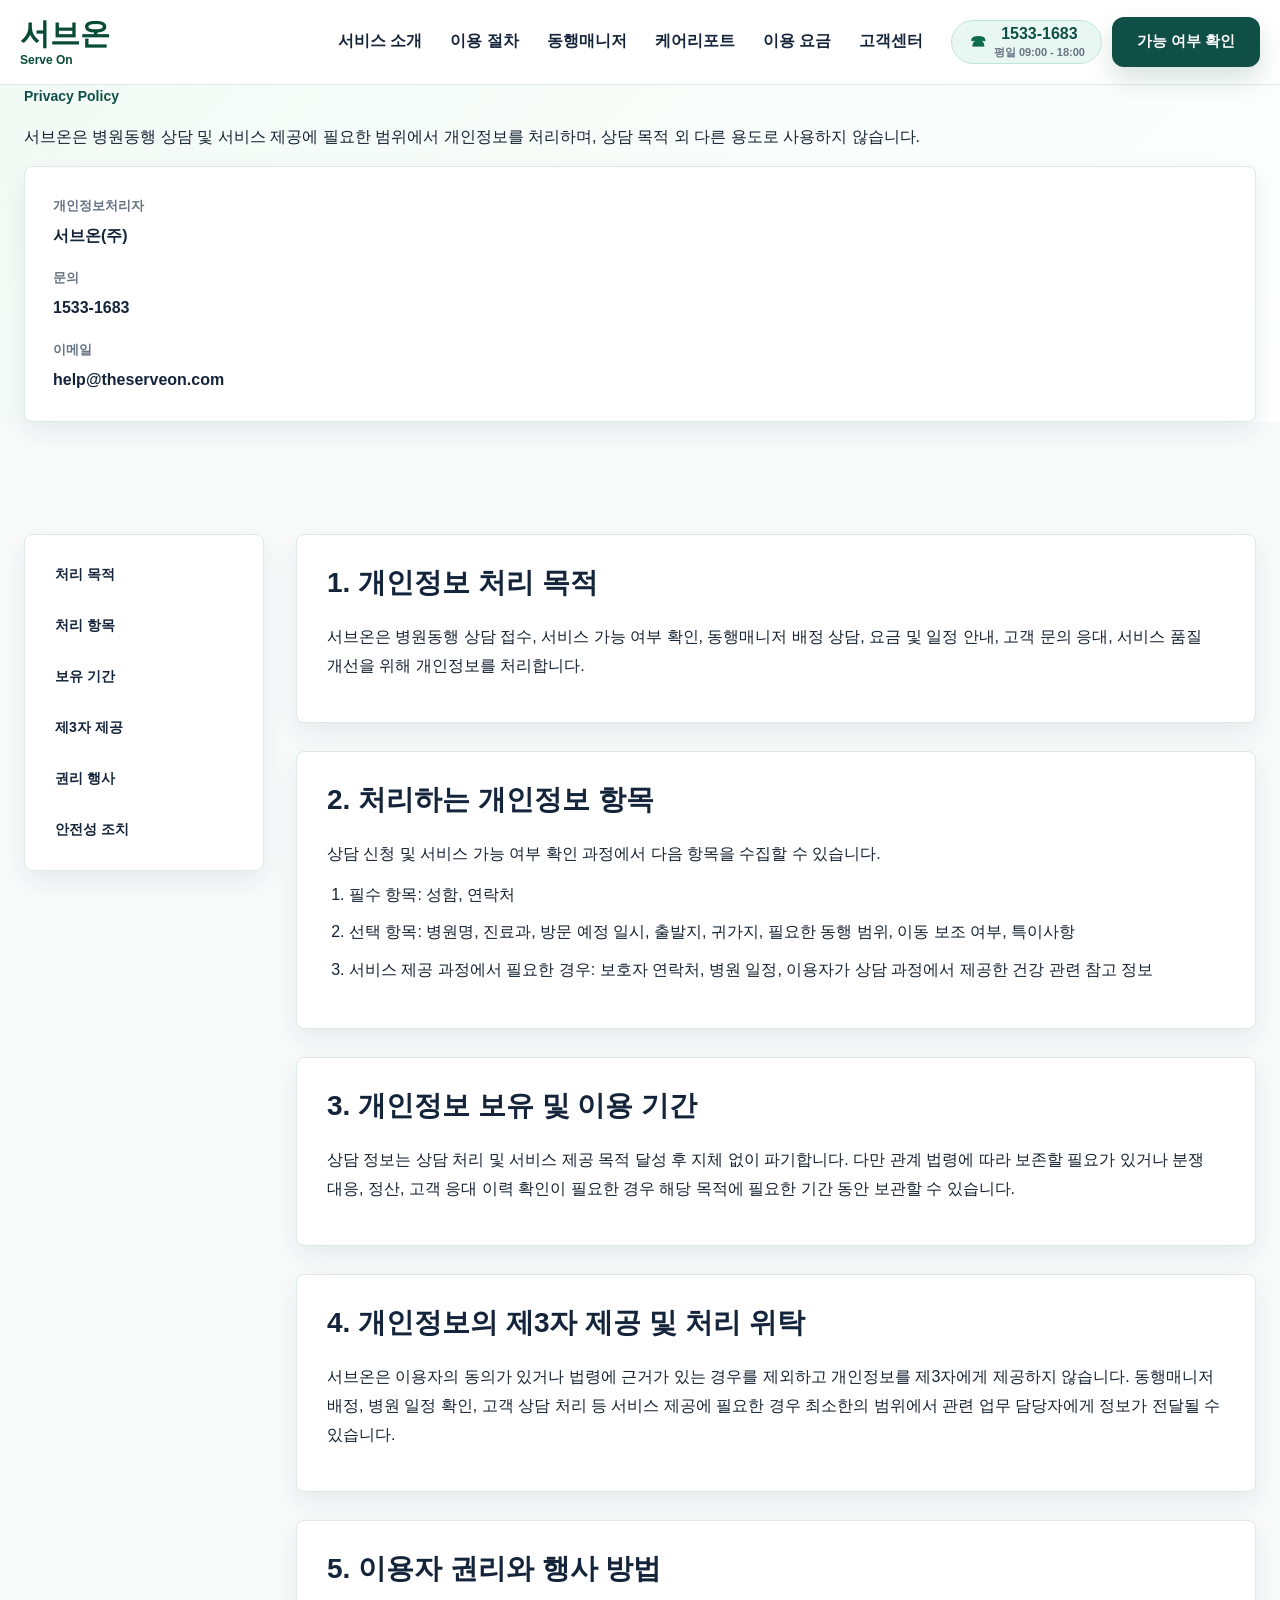
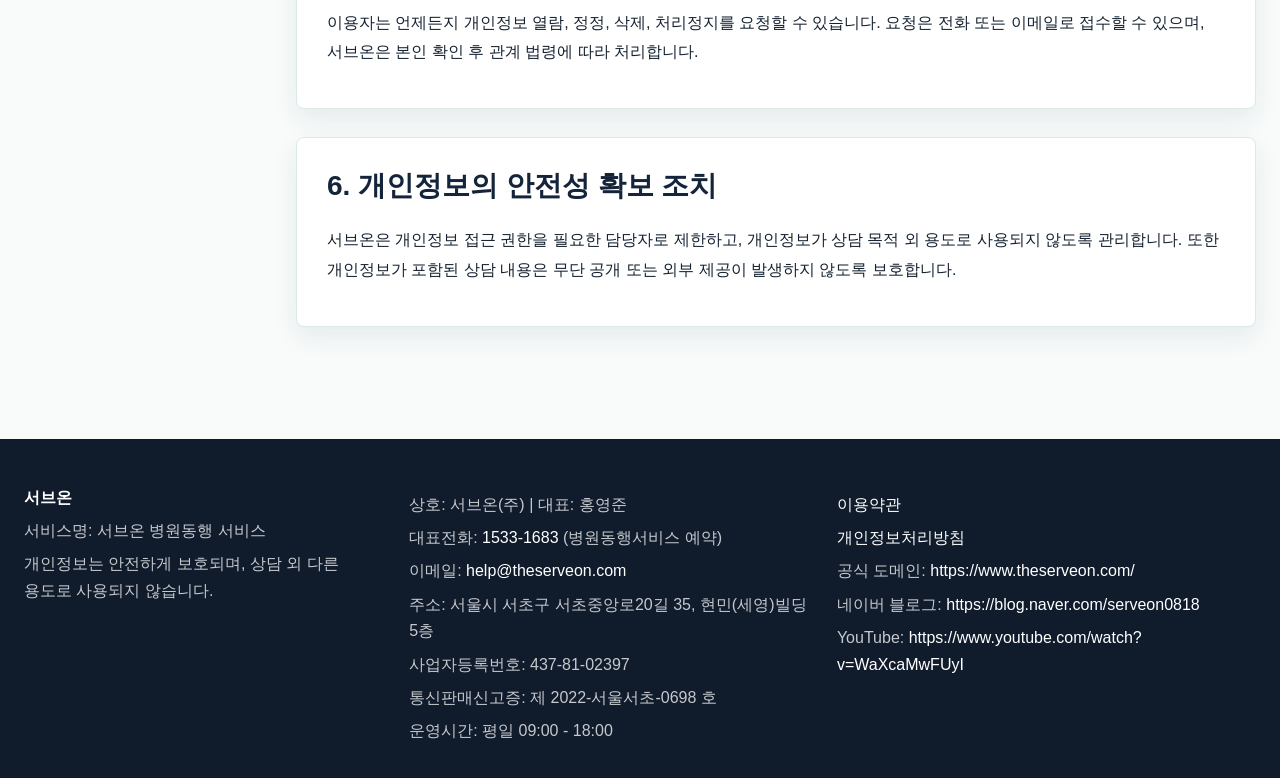
<file: privacy.html>
<!doctype html>
<html lang="ko">
<head>
  <meta charset="UTF-8">
  <meta name="viewport" content="width=device-width, initial-scale=1.0">
  <title>서브온 개인정보처리방침</title>
  <meta name="description" content="서브온 병원동행 서비스 상담 및 이용 과정에서 처리하는 개인정보 항목, 이용 목적, 보유 기간, 이용자 권리를 안내합니다.">
  <link rel="canonical" href="https://www.theserveon.com/privacy.html">
  <link rel="icon" type="image/svg+xml" href="favicon.svg">
  <meta property="og:type" content="website">
  <meta property="og:title" content="서브온 개인정보처리방침">
  <meta property="og:description" content="서브온 개인정보처리방침을 확인하세요.">
  <meta property="og:url" content="https://www.theserveon.com/privacy.html">
  <meta property="og:image" content="https://www.theserveon.com/assets/serveon-hero.jpg">
  <link rel="stylesheet" href="styles.css">
  <script type="application/ld+json">{"@context":"https://schema.org","@type":"BreadcrumbList","itemListElement":[{"@type":"ListItem","position":1,"name":"홈","item":"https://www.theserveon.com/"},{"@type":"ListItem","position":2,"name":"개인정보처리방침","item":"https://www.theserveon.com/privacy.html"}]}</script>
</head>
<body>
  <a class="skip-link" href="#main">본문 바로가기</a>
  <header class="site-header">
    <div class="header-inner">
      <a class="brand" href="index.html" aria-label="서브온 병원동행 서비스 홈"><span class="brand-mark" aria-hidden="true">S</span><span><strong>서브온</strong><small>Serve On</small></span></a>
      <nav class="primary-nav" id="primary-nav" aria-label="주요 메뉴"><a href="service.html">서비스 소개</a><a href="process.html">이용 절차</a><a href="managers.html">동행매니저</a><a href="care-report.html">케어리포트</a><a href="pricing.html">이용 요금</a><a href="customer-center.html">고객센터</a></nav>
      <div class="header-actions"><a class="header-phone" href="tel:1533-1683">1533-1683</a><a class="header-cta" href="customer-center.html#contact">가능 여부 확인</a></div>
      <button class="menu-toggle" type="button" aria-label="메뉴 열기" aria-controls="primary-nav" aria-expanded="false"><span></span><span></span><span></span></button>
    </div>
  </header>

  <main id="main" class="terms-page">
    <section class="sub-hero terms-hero">
      <div class="container sub-hero-grid">
        <div>
          <p class="eyebrow">Privacy Policy</p>
          <h1>개인정보처리방침</h1>
          <p>서브온은 병원동행 상담 및 서비스 제공에 필요한 범위에서 개인정보를 처리하며, 상담 목적 외 다른 용도로 사용하지 않습니다.</p>
        </div>
        <aside class="terms-summary" aria-label="개인정보처리방침 주요 정보">
          <dl>
            <div><dt>개인정보처리자</dt><dd>서브온(주)</dd></div>
            <div><dt>문의</dt><dd><a href="tel:1533-1683">1533-1683</a></dd></div>
            <div><dt>이메일</dt><dd><a href="mailto:help@theserveon.com">help@theserveon.com</a></dd></div>
          </dl>
        </aside>
      </div>
    </section>

    <section class="section">
      <div class="container terms-layout">
        <aside class="terms-toc" aria-label="개인정보처리방침 목차">
          <a href="#privacy-1">처리 목적</a>
          <a href="#privacy-2">처리 항목</a>
          <a href="#privacy-3">보유 기간</a>
          <a href="#privacy-4">제3자 제공</a>
          <a href="#privacy-5">권리 행사</a>
          <a href="#privacy-6">안전성 조치</a>
        </aside>

        <article class="terms-content">
          <section id="privacy-1">
            <h2>1. 개인정보 처리 목적</h2>
            <p>서브온은 병원동행 상담 접수, 서비스 가능 여부 확인, 동행매니저 배정 상담, 요금 및 일정 안내, 고객 문의 응대, 서비스 품질 개선을 위해 개인정보를 처리합니다.</p>
          </section>

          <section id="privacy-2">
            <h2>2. 처리하는 개인정보 항목</h2>
            <p>상담 신청 및 서비스 가능 여부 확인 과정에서 다음 항목을 수집할 수 있습니다.</p>
            <ol>
              <li>필수 항목: 성함, 연락처</li>
              <li>선택 항목: 병원명, 진료과, 방문 예정 일시, 출발지, 귀가지, 필요한 동행 범위, 이동 보조 여부, 특이사항</li>
              <li>서비스 제공 과정에서 필요한 경우: 보호자 연락처, 병원 일정, 이용자가 상담 과정에서 제공한 건강 관련 참고 정보</li>
            </ol>
          </section>

          <section id="privacy-3">
            <h2>3. 개인정보 보유 및 이용 기간</h2>
            <p>상담 정보는 상담 처리 및 서비스 제공 목적 달성 후 지체 없이 파기합니다. 다만 관계 법령에 따라 보존할 필요가 있거나 분쟁 대응, 정산, 고객 응대 이력 확인이 필요한 경우 해당 목적에 필요한 기간 동안 보관할 수 있습니다.</p>
          </section>

          <section id="privacy-4">
            <h2>4. 개인정보의 제3자 제공 및 처리 위탁</h2>
            <p>서브온은 이용자의 동의가 있거나 법령에 근거가 있는 경우를 제외하고 개인정보를 제3자에게 제공하지 않습니다. 동행매니저 배정, 병원 일정 확인, 고객 상담 처리 등 서비스 제공에 필요한 경우 최소한의 범위에서 관련 업무 담당자에게 정보가 전달될 수 있습니다.</p>
          </section>

          <section id="privacy-5">
            <h2>5. 이용자 권리와 행사 방법</h2>
            <p>이용자는 언제든지 개인정보 열람, 정정, 삭제, 처리정지를 요청할 수 있습니다. 요청은 전화 또는 이메일로 접수할 수 있으며, 서브온은 본인 확인 후 관계 법령에 따라 처리합니다.</p>
          </section>

          <section id="privacy-6">
            <h2>6. 개인정보의 안전성 확보 조치</h2>
            <p>서브온은 개인정보 접근 권한을 필요한 담당자로 제한하고, 개인정보가 상담 목적 외 용도로 사용되지 않도록 관리합니다. 또한 개인정보가 포함된 상담 내용은 무단 공개 또는 외부 제공이 발생하지 않도록 보호합니다.</p>
          </section>
        </article>
      </div>
    </section>
  </main>

  <footer class="site-footer">
    <div class="container footer-grid"><div><strong>서브온</strong><p>서비스명: 서브온 병원동행 서비스</p><p>개인정보는 안전하게 보호되며, 상담 외 다른 용도로 사용되지 않습니다.</p></div><address><p>상호: 서브온(주) | 대표: 홍영준</p><p>대표전화: <a href="tel:1533-1683">1533-1683</a> (병원동행서비스 예약)</p><p>이메일: <a href="mailto:help@theserveon.com">help@theserveon.com</a></p><p>주소: 서울시 서초구 서초중앙로20길 35, 현민(세영)빌딩 5층</p><p>사업자등록번호: 437-81-02397</p><p>통신판매신고증: 제 2022-서울서초-0698 호</p><p>운영시간: 평일 09:00 - 18:00</p></address><div><p><a href="terms.html">이용약관</a></p><p><a href="privacy.html">개인정보처리방침</a></p><p>공식 도메인: <a href="https://www.theserveon.com/" target="_blank" rel="noopener noreferrer">https://www.theserveon.com/</a></p><p>네이버 블로그: <a href="https://blog.naver.com/serveon0818" target="_blank" rel="noopener noreferrer">https://blog.naver.com/serveon0818</a></p><p>YouTube: <a href="https://www.youtube.com/watch?v=WaXcaMwFUyI" target="_blank" rel="noopener noreferrer">https://www.youtube.com/watch?v=WaXcaMwFUyI</a></p></div></div>
  </footer>
  <script src="script.js"></script>
</body>
</html>
</file>
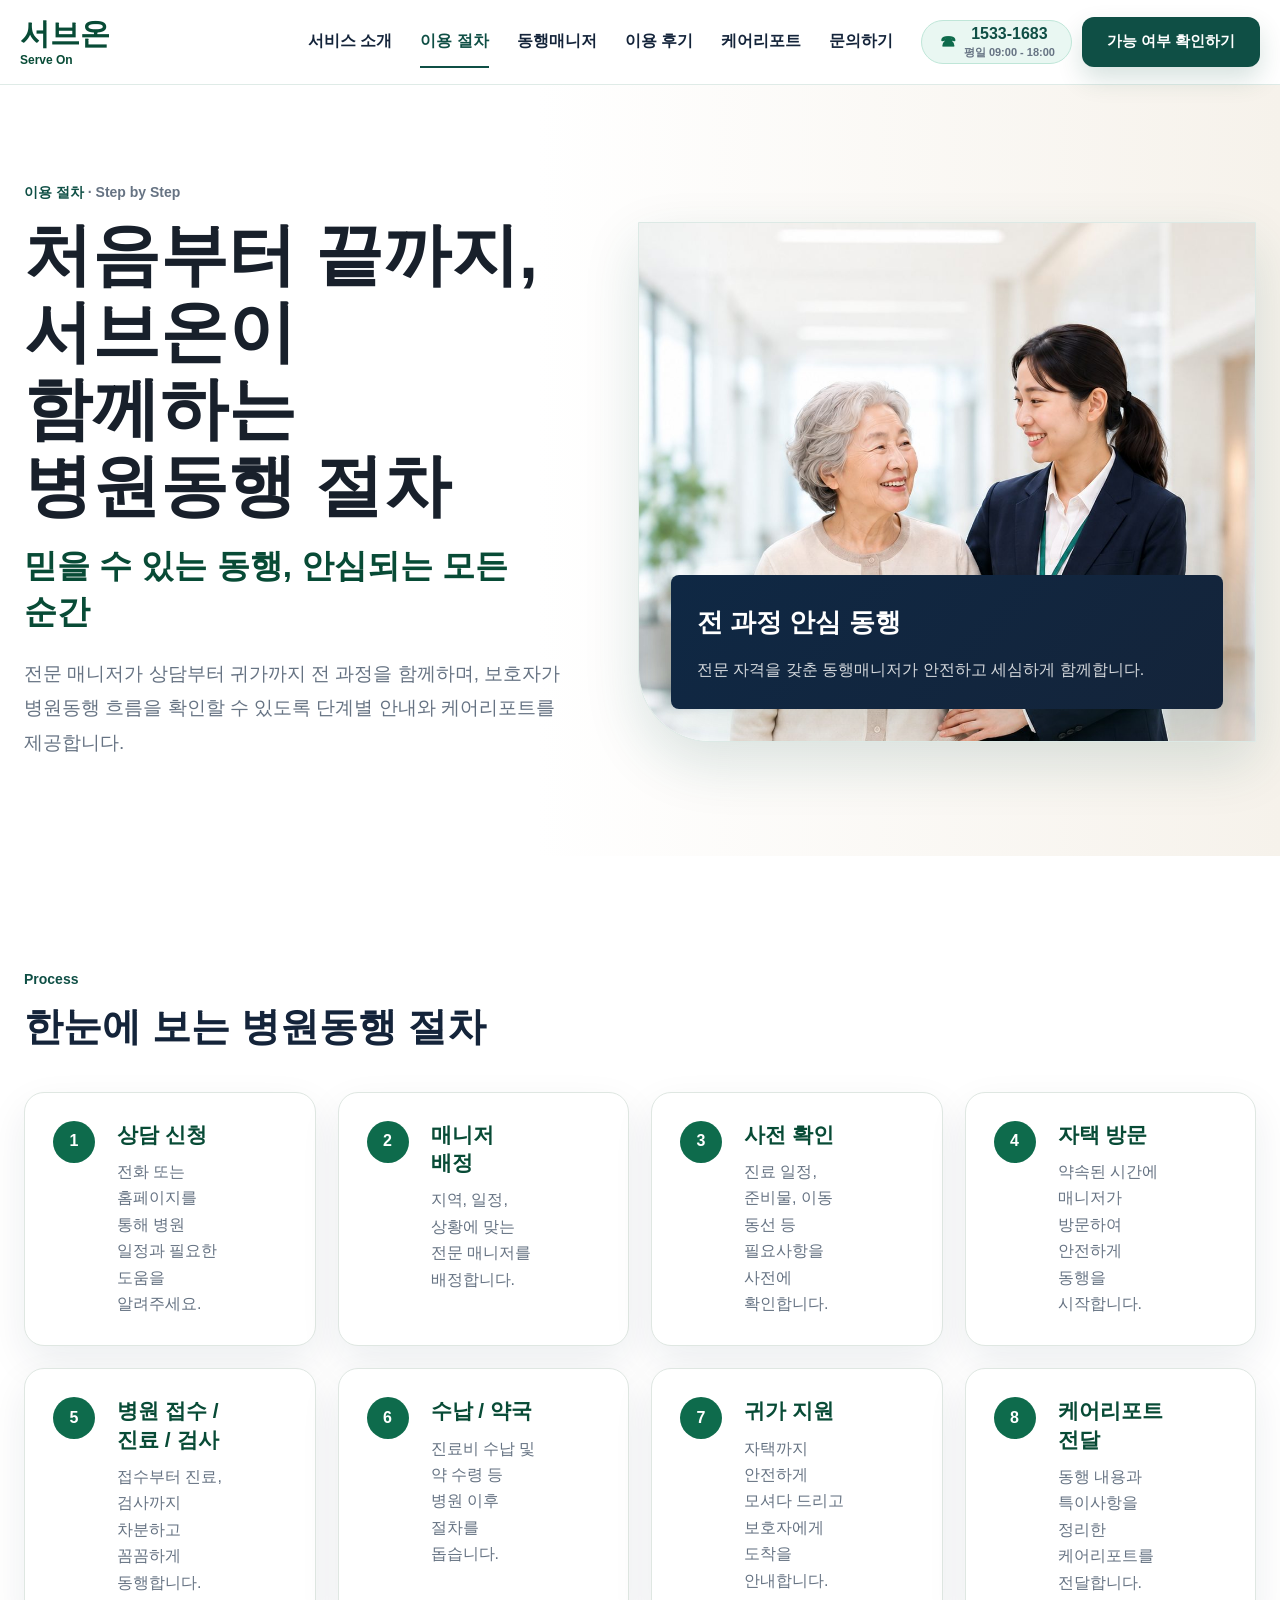
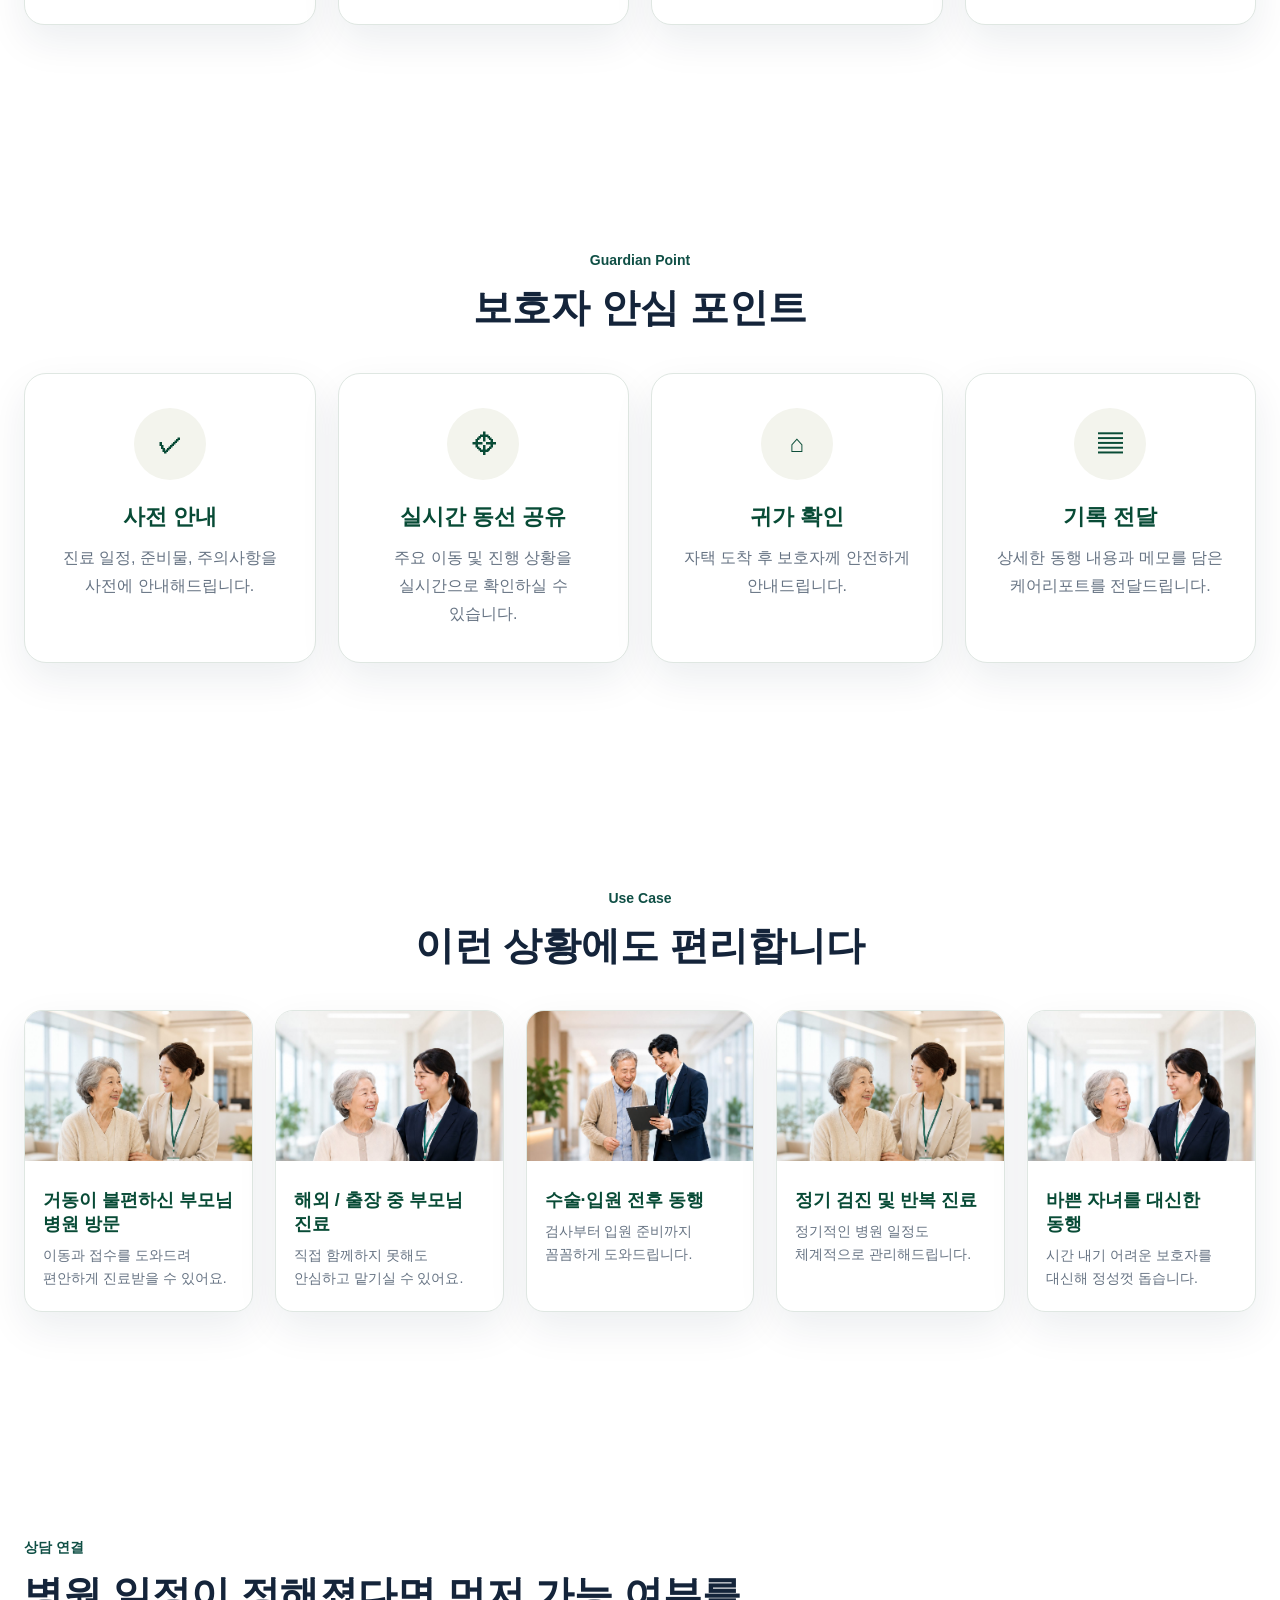
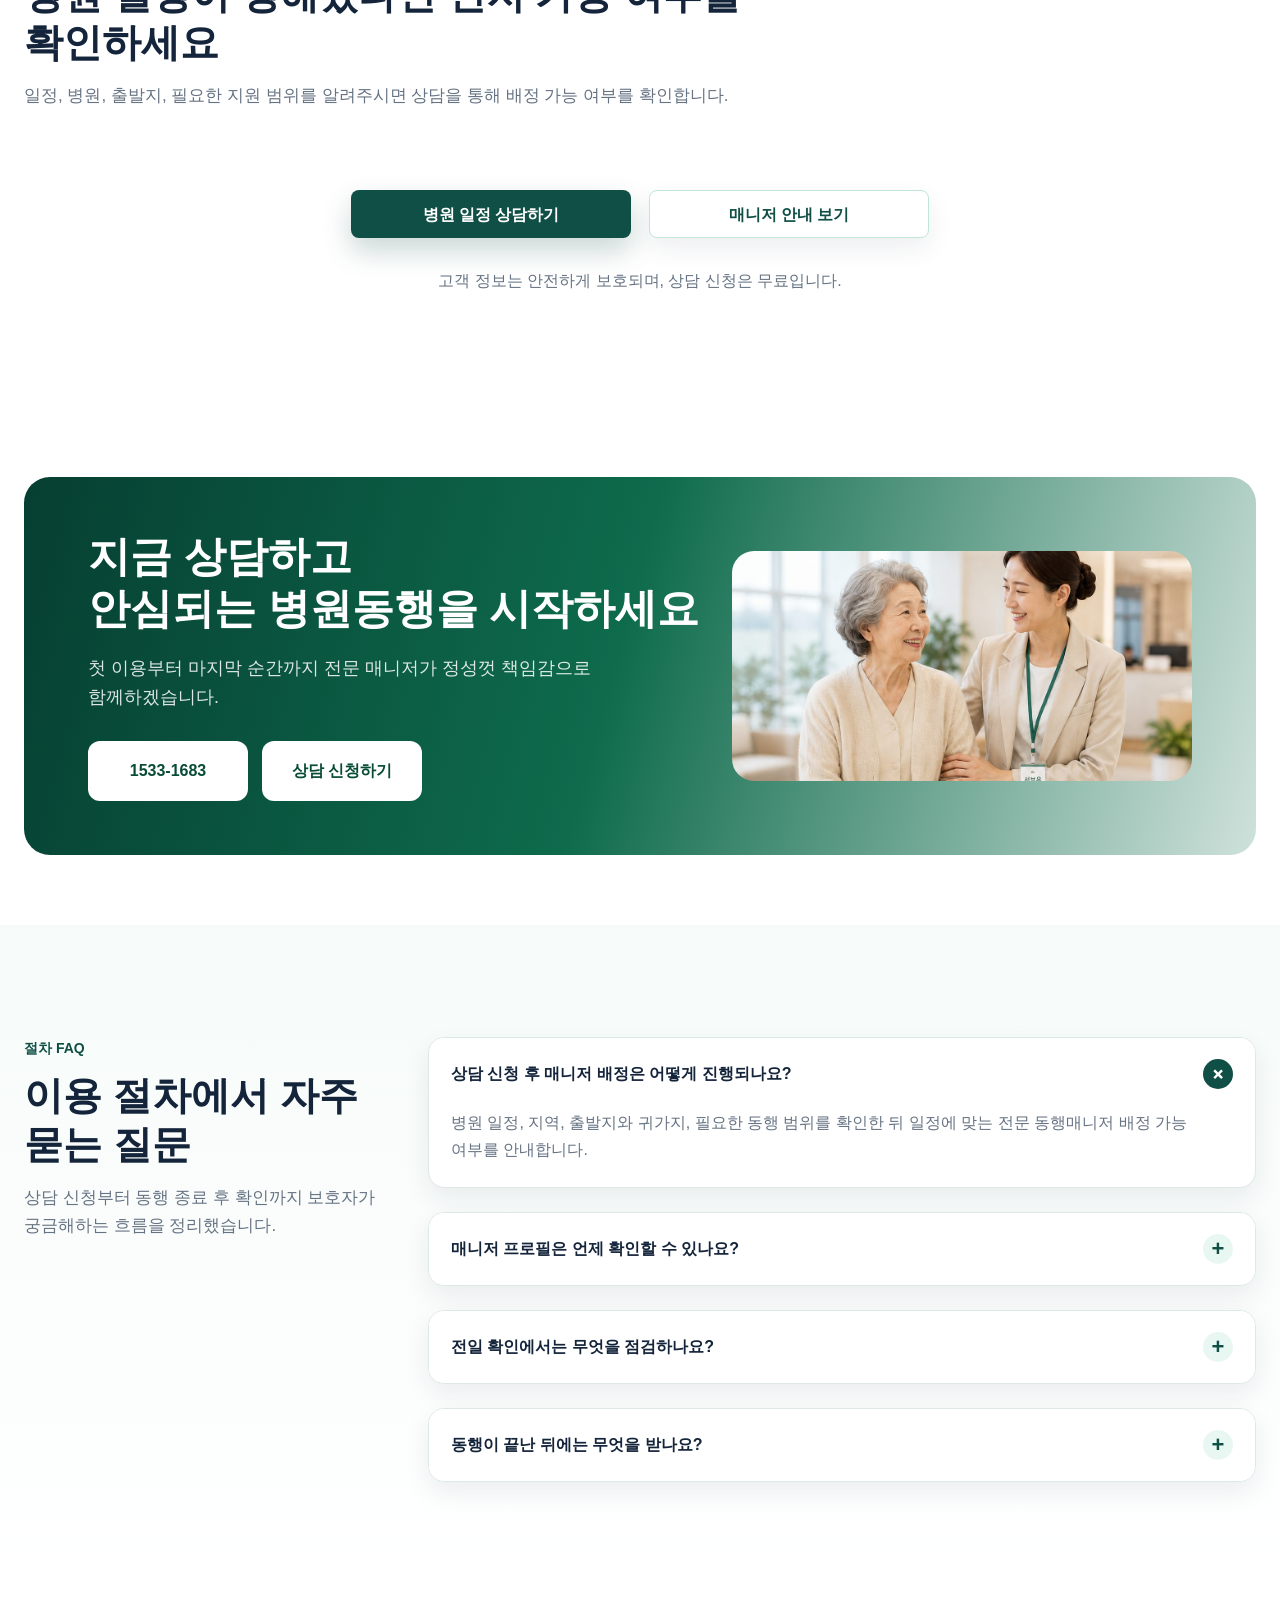
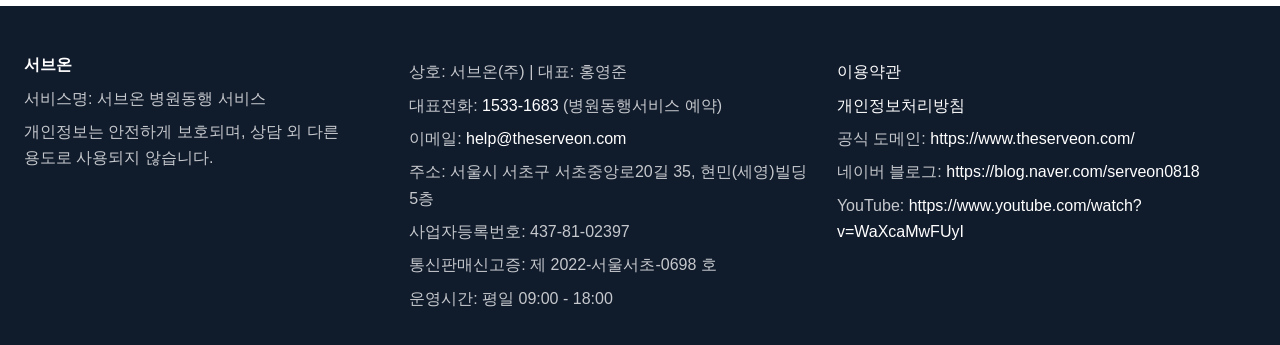
<file: process.html>
<!doctype html>
<html lang="ko">
<head>
  <meta charset="utf-8">
  <meta name="viewport" content="width=device-width, initial-scale=1">
  <title>서브온 병원동행 이용 절차 | 상담부터 케어리포트까지</title>
  <meta name="description" content="서브온 병원동행은 병원 일정 상담, 전문 매니저 배정, 프로필 안내, 전일 확인, 자택 방문, 병원 접수·진료·검사, 수납·약국, 귀가 지원, 케어리포트 전달, 결제 안내까지 함께합니다.">
  <link rel="canonical" href="https://www.theserveon.com/process.html">
  <link rel="icon" type="image/svg+xml" href="favicon.svg">
  <meta property="og:type" content="website"><meta property="og:title" content="서브온 병원동행 이용 절차"><meta property="og:description" content="상담부터 케어리포트까지 보호자가 확인할 수 있는 병원동행 절차입니다."><meta property="og:url" content="https://www.theserveon.com/process.html"><meta property="og:image" content="https://www.theserveon.com/assets/serveon-hero.jpg">
  <link rel="stylesheet" href="styles.css">
  <script type="application/ld+json">{"@context":"https://schema.org","@graph":[{"@type":"Organization","name":"서브온","legalName":"서브온(주)","alternateName":"서브온 병원동행","url":"https://www.theserveon.com/","telephone":"+82-1533-1683","email":"help@theserveon.com","taxID":"437-81-02397","logo":"https://www.theserveon.com/favicon.svg","sameAs":["https://blog.naver.com/serveon0818","https://www.youtube.com/watch?v=WaXcaMwFUyI"]},{"@type":"LocalBusiness","@id":"https://www.theserveon.com/#localbusiness","name":"서브온","legalName":"서브온(주)","alternateName":"서브온 병원동행","url":"https://www.theserveon.com/","telephone":"+82-1533-1683","email":"help@theserveon.com","taxID":"437-81-02397","address":{"@type":"PostalAddress","streetAddress":"서초중앙로20길 35 현민(세영)빌딩 5층","addressLocality":"서초구","addressRegion":"서울특별시","addressCountry":"KR"},"areaServed":"대한민국","openingHours":"Mo-Fr 09:00-18:00"},{"@type":"Service","name":"서브온 병원동행 서비스 이용 절차","serviceType":"병원동행 서비스","provider":{"@type":"Organization","name":"서브온"},"areaServed":"대한민국","description":"병원 일정 상담부터 전문 매니저 배정, 프로필 안내, 전일 확인, 자택 방문, 병원동행, 귀가 지원, 케어리포트 전달, 결제 안내까지 이어지는 병원동행 절차"}]}</script>
  <script type="application/ld+json">{"@context":"https://schema.org","@type":"FAQPage","mainEntity":[{"@type":"Question","name":"상담 신청 후 매니저 배정은 어떻게 진행되나요?","acceptedAnswer":{"@type":"Answer","text":"병원 일정, 지역, 출발지와 귀가지, 필요한 동행 범위를 확인한 뒤 일정에 맞는 전문 동행매니저 배정 가능 여부를 안내합니다."}},{"@type":"Question","name":"매니저 프로필은 언제 확인할 수 있나요?","acceptedAnswer":{"@type":"Answer","text":"배정이 확정되면 매니저의 자격, 경력, 확인 절차 등 사전 안내 가능한 정보를 보호자에게 전달합니다."}},{"@type":"Question","name":"전일 확인에서는 무엇을 점검하나요?","acceptedAnswer":{"@type":"Answer","text":"예약 시간, 병원명과 진료과, 준비물, 이동 방법, 보호자 연락처, 특이사항을 다시 확인합니다."}},{"@type":"Question","name":"동행이 끝난 뒤에는 무엇을 받나요?","acceptedAnswer":{"@type":"Answer","text":"동행 종료 후 진행 요약, 진료 과정에서 안내받은 내용, 처방, 다음 일정, 보호자 전달사항을 케어리포트로 정리해 전달합니다."}}]}</script>
  <script type="application/ld+json">{"@context":"https://schema.org","@type":"HowTo","name":"서브온 병원동행 이용 절차","description":"병원 일정 상담부터 동행매니저 배정, 전일 확인, 병원동행, 케어리포트 전달까지 이어지는 병원동행 이용 절차입니다.","step":[{"@type":"HowToStep","position":1,"name":"병원 일정 상담","text":"병원명, 방문 일시, 출발지, 귀가지, 필요한 동행 범위를 확인합니다."},{"@type":"HowToStep","position":2,"name":"동행매니저 배정","text":"일정과 지역, 병원 이용 상황에 맞춰 동행매니저 배정 가능 여부를 안내합니다."},{"@type":"HowToStep","position":3,"name":"전일 확인","text":"예약 시간, 준비물, 이동 방법, 보호자 연락처, 특이사항을 다시 확인합니다."},{"@type":"HowToStep","position":4,"name":"병원동행 진행","text":"자택 방문, 병원 이동, 접수, 진료와 검사, 수납, 약국, 귀가 절차를 지원합니다."},{"@type":"HowToStep","position":5,"name":"케어리포트 전달","text":"동행 종료 후 진행 요약, 안내받은 내용, 처방, 다음 일정, 보호자 전달사항을 정리해 전달합니다."}]}</script>
  <script type="application/ld+json">{"@context":"https://schema.org","@type":"BreadcrumbList","itemListElement":[{"@type":"ListItem","position":1,"name":"홈","item":"https://www.theserveon.com/"},{"@type":"ListItem","position":2,"name":"이용 절차","item":"https://www.theserveon.com/process.html"}]}</script>
</head>
<body>
  <a class="skip-link" href="#main">본문 바로가기</a>
  <header class="site-header"><div class="header-inner"><a class="brand" href="index.html" aria-label="서브온 병원동행 서비스 홈"><span class="brand-mark" aria-hidden="true">S</span><span><strong>서브온</strong><small>Serve On</small></span></a><nav class="primary-nav" id="primary-nav" aria-label="주요 메뉴"><a href="service.html">서비스 소개</a><a class="is-active" href="process.html">이용 절차</a><a href="managers.html">동행매니저</a><a href="reviews.html">이용 후기</a><a href="care-report.html">케어리포트</a><a href="customer-center.html">문의하기</a></nav><div class="header-actions"><a class="header-phone" href="tel:1533-1683">1533-1683</a><a class="header-cta" href="customer-center.html#contact">가능 여부 확인하기</a></div><button class="menu-toggle" type="button" aria-label="메뉴 열기" aria-controls="primary-nav" aria-expanded="false"><span></span><span></span><span></span></button></div></header>
  <main id="main">
    <section class="process-hero">
      <div class="container process-hero-grid">
        <div class="process-copy">
          <p class="eyebrow">이용 절차 <span>· Step by Step</span></p>
          <h1>처음부터 끝까지,<br>서브온이 함께하는<br>병원동행 절차</h1>
          <p class="process-title">믿을 수 있는 동행, 안심되는 모든 순간</p>
          <p class="process-description">전문 매니저가 상담부터 귀가까지 전 과정을 함께하며, 보호자가 병원동행 흐름을 확인할 수 있도록 단계별 안내와 케어리포트를 제공합니다.</p>
          <ol class="process-card-grid process-card-grid-compact">
            <li><span class="process-number">01</span><div><h3>병원 일정 상담</h3><p>병원명, 방문 일시, 출발지, 필요한 동행 범위를 확인합니다.</p></div><i aria-hidden="true">☎</i></li>
            <li><span class="process-number">02</span><div><h3>전문 매니저 배정</h3><p>일정과 지역, 병원 이용 상황에 맞춰 동행매니저를 배정합니다.</p></div><i aria-hidden="true">↔</i></li>
            <li><span class="process-number">03</span><div><h3>매니저 프로필 안내</h3><p>배정 매니저의 자격, 경력, 확인 절차를 사전에 안내합니다.</p></div><i aria-hidden="true">ID</i></li>
            <li><span class="process-number">04</span><div><h3>전일 해피콜·예약 재확인</h3><p>예약 시간, 준비물, 이동 방법, 보호자 연락처를 다시 확인합니다.</p></div><i aria-hidden="true">✓</i></li>
            <li><span class="process-number">05</span><div><h3>자택 방문 및 병원 이동</h3><p>약속된 시간에 방문해 병원까지 이동을 돕습니다.</p></div><i aria-hidden="true">⌂</i></li>
            <li><span class="process-number">06</span><div><h3>접수·진료·검사 동행</h3><p>접수, 대기, 진료실·검사실 이동 흐름을 함께 확인합니다.</p></div><i aria-hidden="true">＋</i></li>
            <li><span class="process-number">07</span><div><h3>수납·약국 동행</h3><p>수납, 처방전 확인, 약 수령 등 병원 이후 절차를 돕습니다.</p></div><i aria-hidden="true">✚</i></li>
            <li><span class="process-number">08</span><div><h3>귀가 지원</h3><p>진료 일정을 마친 뒤 자택 또는 요청 장소까지 귀가를 지원합니다.</p></div><i aria-hidden="true">⌁</i></li>
            <li><span class="process-number">09</span><div><h3>케어리포트 전달</h3><p>진행 요약, 안내받은 내용, 처방, 다음 일정을 보호자에게 전달합니다.</p></div><i aria-hidden="true">□</i></li>
            <li><span class="process-number">10</span><div><h3>결제 안내·만족도 확인</h3><p>이용 조건에 맞춘 결제 안내와 서비스 확인 절차를 진행합니다.</p></div><i aria-hidden="true">₩</i></li>
          </ol>
        </div>
        <div class="process-visual" aria-label="어르신과 동행매니저가 병원에서 함께 이동하는 장면">
          <img src="assets/serveon-hero.jpg" alt="어르신과 동행매니저가 병원 복도에서 함께 걷는 모습">
          <div class="assurance-card"><strong>전 과정 안심 동행</strong><span>전문 자격을 갖춘 동행매니저가 안전하고 세심하게 함께합니다.</span></div>
        </div>
        <aside class="process-side-cards" aria-label="서브온 병원동행 보조 신뢰 요소">
          <article>
            <span aria-hidden="true">ID</span>
            <h2>매니저 프로필 안내</h2>
              <p>배정되는 매니저의 자격, 경력, 확인 절차를 미리 안내받을 수 있습니다.</p>
          </article>
          <article>
            <span aria-hidden="true">ON</span>
            <h2>실시간 진행 알림</h2>
            <p>동행 진행 상황을 실시간으로 안내드려 언제 어디서나 안심하실 수 있습니다.</p>
          </article>
          <article>
            <span aria-hidden="true">CR</span>
            <h2>동행 종료 후 케어리포트</h2>
            <p>동행 기록, 진료 과정에서 안내받은 내용, 다음 일정 안내까지 정리해 전달해 드립니다.</p>
          </article>
        </aside>
      </div>
    </section>

    <section class="section target-process-steps" aria-labelledby="target-process-title">
      <div class="container">
        <div class="section-heading">
          <p class="eyebrow">Process</p>
          <h2 id="target-process-title">한눈에 보는 병원동행 절차</h2>
        </div>
        <ol class="process-card-grid">
          <li><span class="process-number">1</span><div><h3>상담 신청</h3><p>전화 또는 홈페이지를 통해 병원 일정과 필요한 도움을 알려주세요.</p></div></li>
          <li><span class="process-number">2</span><div><h3>매니저 배정</h3><p>지역, 일정, 상황에 맞는 전문 매니저를 배정합니다.</p></div></li>
          <li><span class="process-number">3</span><div><h3>사전 확인</h3><p>진료 일정, 준비물, 이동 동선 등 필요사항을 사전에 확인합니다.</p></div></li>
          <li><span class="process-number">4</span><div><h3>자택 방문</h3><p>약속된 시간에 매니저가 방문하여 안전하게 동행을 시작합니다.</p></div></li>
          <li><span class="process-number">5</span><div><h3>병원 접수 / 진료 / 검사</h3><p>접수부터 진료, 검사까지 차분하고 꼼꼼하게 동행합니다.</p></div></li>
          <li><span class="process-number">6</span><div><h3>수납 / 약국</h3><p>진료비 수납 및 약 수령 등 병원 이후 절차를 돕습니다.</p></div></li>
          <li><span class="process-number">7</span><div><h3>귀가 지원</h3><p>자택까지 안전하게 모셔다 드리고 보호자에게 도착을 안내합니다.</p></div></li>
          <li><span class="process-number">8</span><div><h3>케어리포트 전달</h3><p>동행 내용과 특이사항을 정리한 케어리포트를 전달합니다.</p></div></li>
        </ol>
      </div>
    </section>

    <section class="section target-guardian-points">
      <div class="container">
        <div class="section-heading center-heading">
          <p class="eyebrow">Guardian Point</p>
          <h2>보호자 안심 포인트</h2>
        </div>
        <div class="target-feature-grid target-feature-grid-4">
          <article><span aria-hidden="true">✓</span><h3>사전 안내</h3><p>진료 일정, 준비물, 주의사항을 사전에 안내해드립니다.</p></article>
          <article><span aria-hidden="true">⌖</span><h3>실시간 동선 공유</h3><p>주요 이동 및 진행 상황을 실시간으로 확인하실 수 있습니다.</p></article>
          <article><span aria-hidden="true">⌂</span><h3>귀가 확인</h3><p>자택 도착 후 보호자께 안전하게 안내드립니다.</p></article>
          <article><span aria-hidden="true">▤</span><h3>기록 전달</h3><p>상세한 동행 내용과 메모를 담은 케어리포트를 전달드립니다.</p></article>
        </div>
      </div>
    </section>

    <section class="section target-situation-strip">
      <div class="container">
        <div class="section-heading center-heading">
          <p class="eyebrow">Use Case</p>
          <h2>이런 상황에도 편리합니다</h2>
        </div>
        <div class="target-image-card-row">
          <article><img src="assets/serveon-service.jpg" alt="거동이 불편한 부모님 병원 방문 상담 이미지"><h3>거동이 불편하신 부모님 병원 방문</h3><p>이동과 접수를 도와드려 편안하게 진료받을 수 있어요.</p></article>
          <article><img src="assets/serveon-hero.jpg" alt="보호자가 원거리에서 부모님 진료를 상담하는 이미지"><h3>해외 / 출장 중 부모님 진료</h3><p>직접 함께하지 못해도 안심하고 맡기실 수 있어요.</p></article>
          <article><img src="assets/serveon-managers.jpg" alt="수술과 입원 전후 동행 이미지"><h3>수술·입원 전후 동행</h3><p>검사부터 입원 준비까지 꼼꼼하게 도와드립니다.</p></article>
          <article><img src="assets/serveon-service.jpg" alt="정기 검진과 반복 진료 이미지"><h3>정기 검진 및 반복 진료</h3><p>정기적인 병원 일정도 체계적으로 관리해드립니다.</p></article>
          <article><img src="assets/serveon-hero.jpg" alt="바쁜 자녀를 대신한 병원동행 이미지"><h3>바쁜 자녀를 대신한 동행</h3><p>시간 내기 어려운 보호자를 대신해 정성껏 돕습니다.</p></article>
        </div>
      </div>
    </section>

    <section class="section process-steps-section">
      <div class="container process-layout">
        <div class="section-heading">
          <p class="eyebrow">상담 연결</p>
          <h2>병원 일정이 정해졌다면 먼저 가능 여부를 확인하세요</h2>
          <p>일정, 병원, 출발지, 필요한 지원 범위를 알려주시면 상담을 통해 배정 가능 여부를 확인합니다.</p>
        </div>
        <div class="process-actions">
          <a class="btn btn-primary" href="customer-center.html">병원 일정 상담하기</a>
          <a class="btn btn-secondary" href="managers.html">매니저 안내 보기</a>
        </div>
        <p class="process-safe-note">고객 정보는 안전하게 보호되며, 상담 신청은 무료입니다.</p>
      </div>
    </section>

    <section class="target-page-cta">
      <div class="container target-page-cta-card">
        <div>
          <h2>지금 상담하고<br>안심되는 병원동행을 시작하세요</h2>
          <p>첫 이용부터 마지막 순간까지 전문 매니저가 정성껏 책임감으로 함께하겠습니다.</p>
          <div class="target-cta-actions"><a href="tel:1533-1683">1533-1683</a><a href="customer-center.html">상담 신청하기</a></div>
        </div>
        <img src="assets/serveon-service.jpg" alt="동행매니저가 어르신과 상담하는 모습" style="object-position: center 24%">
      </div>
    </section>

    <section class="section section-soft">
      <div class="container faq-layout">
        <div class="section-heading">
          <p class="eyebrow">절차 FAQ</p>
          <h2>이용 절차에서 자주 묻는 질문</h2>
          <p>상담 신청부터 동행 종료 후 확인까지 보호자가 궁금해하는 흐름을 정리했습니다.</p>
        </div>
        <div class="faq-list">
          <article class="faq-item is-open"><button type="button" aria-expanded="true">상담 신청 후 매니저 배정은 어떻게 진행되나요?</button><div class="faq-panel"><p>병원 일정, 지역, 출발지와 귀가지, 필요한 동행 범위를 확인한 뒤 일정에 맞는 전문 동행매니저 배정 가능 여부를 안내합니다.</p></div></article>
          <article class="faq-item"><button type="button" aria-expanded="false">매니저 프로필은 언제 확인할 수 있나요?</button><div class="faq-panel"><p>배정이 확정되면 매니저의 자격, 경력, 확인 절차 등 사전 안내 가능한 정보를 보호자에게 전달합니다.</p></div></article>
          <article class="faq-item"><button type="button" aria-expanded="false">전일 확인에서는 무엇을 점검하나요?</button><div class="faq-panel"><p>예약 시간, 병원명과 진료과, 준비물, 이동 방법, 보호자 연락처, 특이사항을 다시 확인합니다.</p></div></article>
          <article class="faq-item"><button type="button" aria-expanded="false">동행이 끝난 뒤에는 무엇을 받나요?</button><div class="faq-panel"><p>동행 종료 후 진행 요약, 진료 과정에서 안내받은 내용, 처방, 다음 일정, 보호자 전달사항을 케어리포트로 정리해 전달합니다.</p></div></article>
        </div>
      </div>
    </section>
  </main>
  <footer class="site-footer"><div class="container footer-grid"><div><strong>서브온</strong><p>서비스명: 서브온 병원동행 서비스</p><p>개인정보는 안전하게 보호되며, 상담 외 다른 용도로 사용되지 않습니다.</p></div><address><p>상호: 서브온(주) | 대표: 홍영준</p><p>대표전화: <a href="tel:1533-1683">1533-1683</a> (병원동행서비스 예약)</p><p>이메일: <a href="mailto:help@theserveon.com">help@theserveon.com</a></p><p>주소: 서울시 서초구 서초중앙로20길 35, 현민(세영)빌딩 5층</p><p>사업자등록번호: 437-81-02397</p><p>통신판매신고증: 제 2022-서울서초-0698 호</p><p>운영시간: 평일 09:00 - 18:00</p></address><div><p><a href="terms.html">이용약관</a></p><p><a href="privacy.html">개인정보처리방침</a></p><p>공식 도메인: <a href="https://www.theserveon.com/" target="_blank" rel="noopener noreferrer">https://www.theserveon.com/</a></p><p>네이버 블로그: <a href="https://blog.naver.com/serveon0818" target="_blank" rel="noopener noreferrer">https://blog.naver.com/serveon0818</a></p><p>YouTube: <a href="https://www.youtube.com/watch?v=WaXcaMwFUyI" target="_blank" rel="noopener noreferrer">https://www.youtube.com/watch?v=WaXcaMwFUyI</a></p></div></div></footer>
  <script src="script.js"></script>
</body>
</html>
</file>
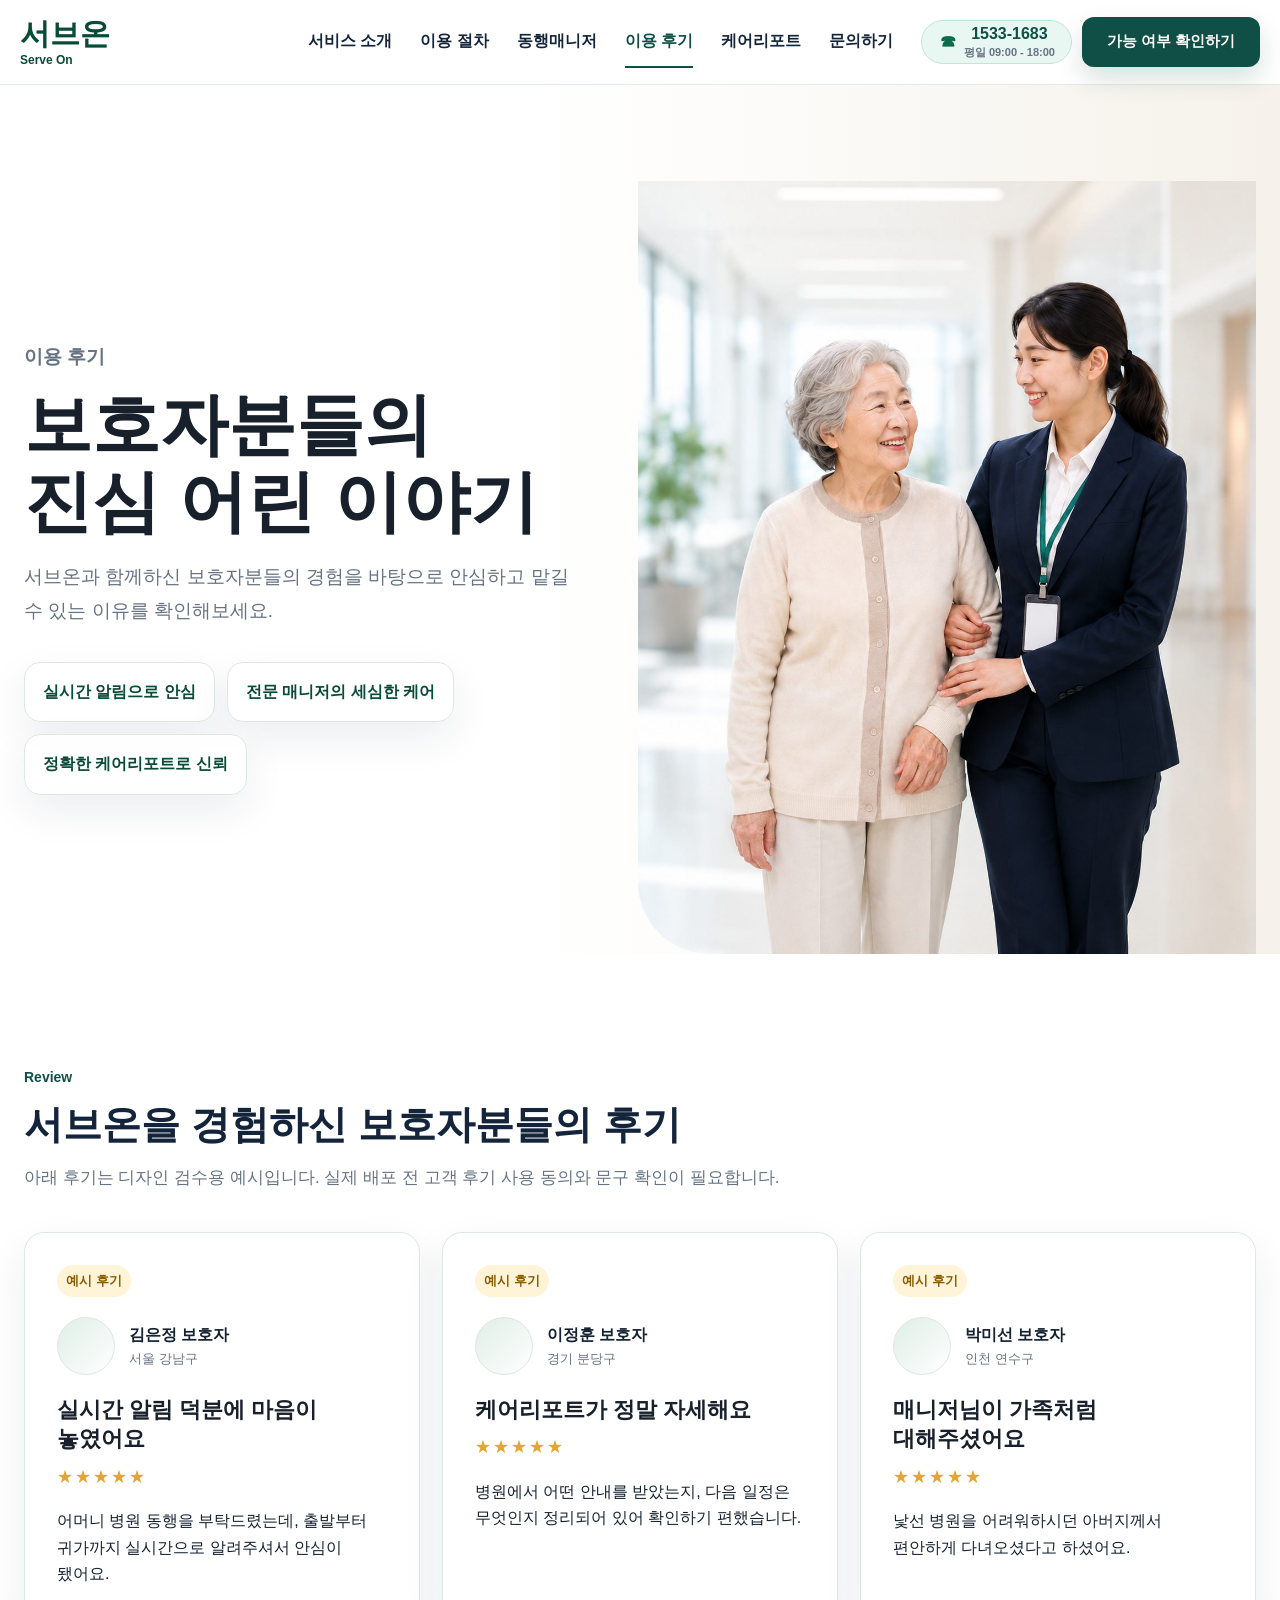
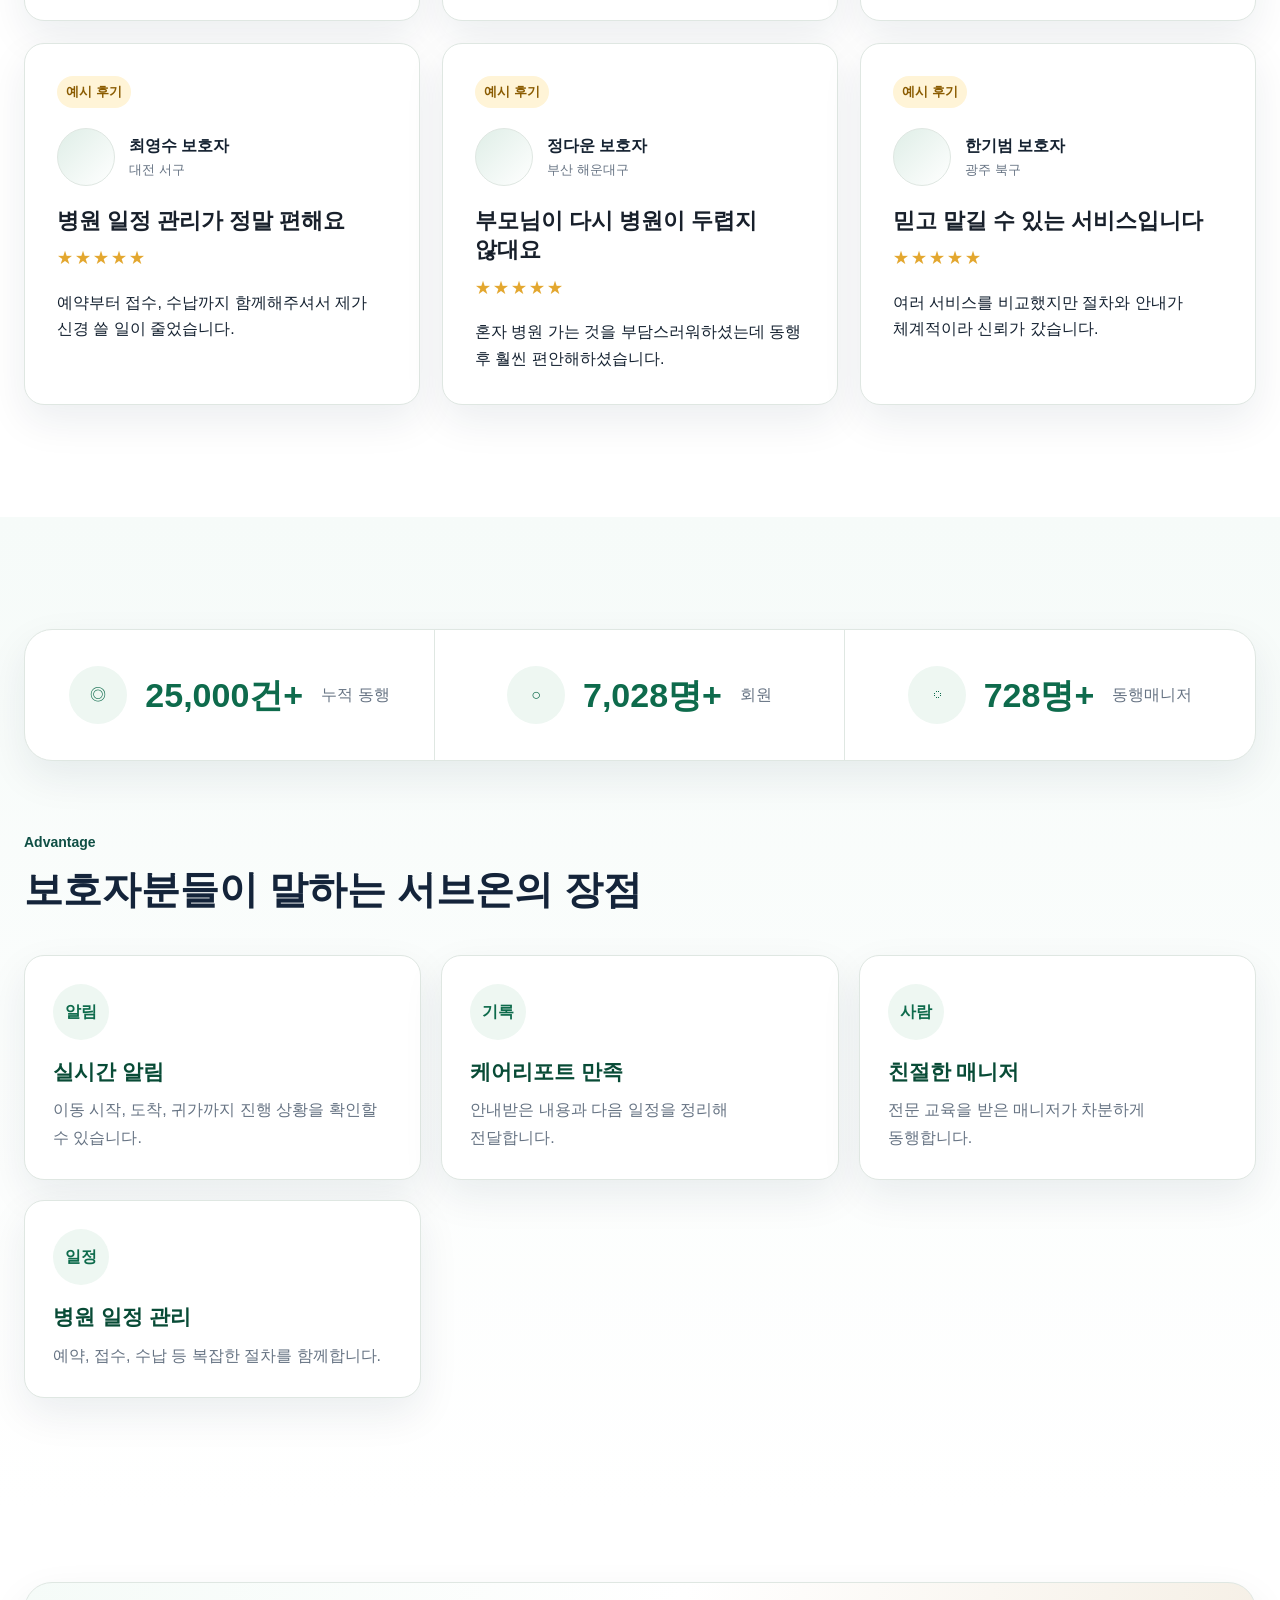
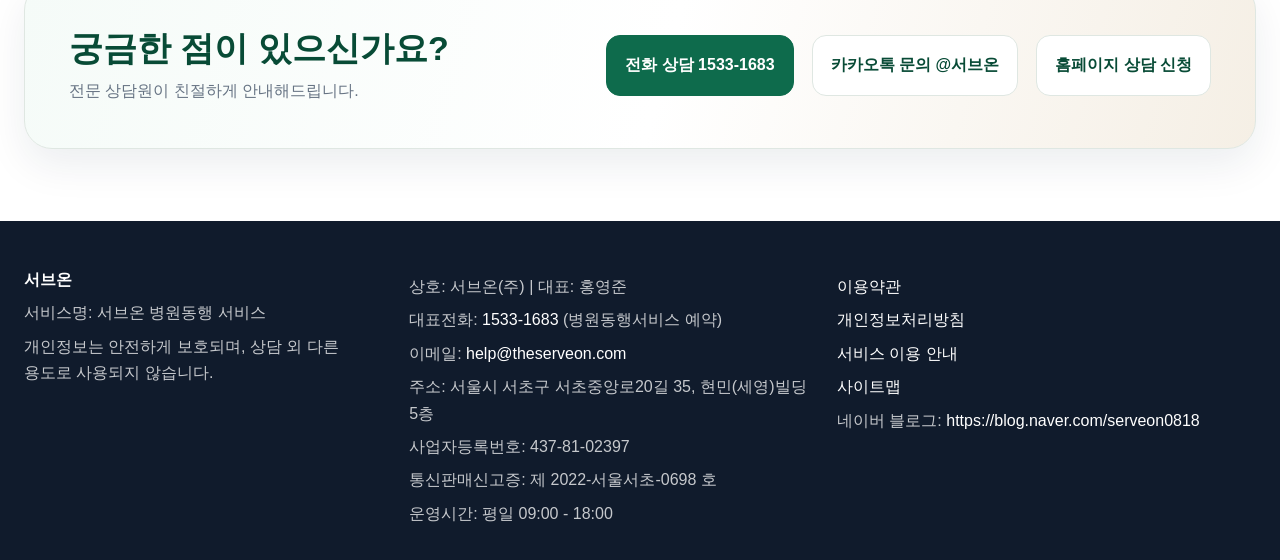
<file: reviews.html>
<!doctype html>
<html lang="ko">
<head>
  <meta charset="utf-8">
  <meta name="viewport" content="width=device-width, initial-scale=1">
  <title>서브온 이용 후기 | 보호자가 확인한 병원동행 경험</title>
  <meta name="description" content="서브온 병원동행 이용 후기를 통해 실시간 알림, 전문 동행매니저, 케어리포트, 병원 일정 관리 등 보호자가 확인할 수 있는 서비스 장점을 안내합니다. 상담 1533-1683.">
  <link rel="canonical" href="https://www.theserveon.com/reviews.html">
  <link rel="icon" type="image/svg+xml" href="favicon.svg">
  <meta property="og:type" content="website">
  <meta property="og:title" content="서브온 이용 후기 | 보호자가 확인한 병원동행 경험">
  <meta property="og:description" content="보호자가 안심하고 맡길 수 있는 이유를 후기형 콘텐츠로 확인하세요.">
  <meta property="og:url" content="https://www.theserveon.com/reviews.html">
  <meta property="og:image" content="https://www.theserveon.com/assets/serveon-hero.jpg">
  <link rel="stylesheet" href="styles.css">
  <script type="application/ld+json">{"@context":"https://schema.org","@graph":[{"@type":"Organization","name":"서브온","legalName":"서브온(주)","alternateName":"서브온 병원동행","url":"https://www.theserveon.com/","telephone":"+82-1533-1683","email":"help@theserveon.com","taxID":"437-81-02397","logo":"https://www.theserveon.com/favicon.svg","sameAs":["https://blog.naver.com/serveon0818","https://www.youtube.com/watch?v=WaXcaMwFUyI"]},{"@type":"LocalBusiness","@id":"https://www.theserveon.com/#localbusiness","name":"서브온","legalName":"서브온(주)","alternateName":"서브온 병원동행","url":"https://www.theserveon.com/","telephone":"+82-1533-1683","email":"help@theserveon.com","taxID":"437-81-02397","address":{"@type":"PostalAddress","streetAddress":"서초중앙로20길 35 현민(세영)빌딩 5층","addressLocality":"서초구","addressRegion":"서울특별시","addressCountry":"KR"},"areaServed":"대한민국","openingHours":"Mo-Fr 09:00-18:00"},{"@type":"Service","name":"서브온 병원동행 서비스","serviceType":"병원동행 서비스","provider":{"@type":"Organization","name":"서브온"},"areaServed":"대한민국","description":"전문 동행매니저가 병원 접수부터 귀가까지 함께하고 보호자에게 케어리포트를 제공하는 병원동행 서비스"}]}</script>
  <script type="application/ld+json">{"@context":"https://schema.org","@type":"FAQPage","mainEntity":[{"@type":"Question","name":"후기는 실제 고객 후기인가요?","acceptedAnswer":{"@type":"Answer","text":"현재 페이지의 후기 카드는 배포 전 검수용 예시 후기입니다. 실제 배포 전 고객 후기 사용 동의와 문구 확인이 필요합니다."}},{"@type":"Question","name":"서브온 이용 후 보호자는 무엇을 확인할 수 있나요?","acceptedAnswer":{"@type":"Answer","text":"동행 진행 상황, 안내받은 내용, 처방 약품, 다음 일정, 보호자 전달사항을 케어리포트와 상담 안내를 통해 확인할 수 있습니다."}},{"@type":"Question","name":"상담은 어떻게 신청하나요?","acceptedAnswer":{"@type":"Answer","text":"전화 1533-1683 또는 카카오톡 채널, 홈페이지 상담 신청을 통해 가능 여부를 확인할 수 있습니다."}}]}</script>
  <script type="application/ld+json">{"@context":"https://schema.org","@type":"BreadcrumbList","itemListElement":[{"@type":"ListItem","position":1,"name":"홈","item":"https://www.theserveon.com/"},{"@type":"ListItem","position":2,"name":"이용 후기","item":"https://www.theserveon.com/reviews.html"}]}</script>
</head>
<body>
  <a class="skip-link" href="#main">본문 바로가기</a>
  <header class="site-header"><div class="header-inner"><a class="brand" href="index.html" aria-label="서브온 병원동행 서비스 홈"><span class="brand-mark" aria-hidden="true">S</span><span><strong>서브온</strong><small>Serve On</small></span></a><nav class="primary-nav" id="primary-nav" aria-label="주요 메뉴"><a href="service.html">서비스 소개</a><a href="process.html">이용 절차</a><a href="managers.html">동행매니저</a><a class="is-active" href="reviews.html">이용 후기</a><a href="care-report.html">케어리포트</a><a href="customer-center.html">문의하기</a></nav><div class="header-actions"><a class="header-phone" href="tel:1533-1683" aria-label="전화 상담 1533-1683">1533-1683</a><a class="header-cta" href="customer-center.html#contact">가능 여부 확인하기</a></div><button class="menu-toggle" type="button" aria-label="메뉴 열기" aria-controls="primary-nav" aria-expanded="false"><span></span><span></span><span></span></button></div></header>

  <main id="main">
    <section class="review-hero">
      <div class="container review-hero-grid">
        <div>
          <p class="eyebrow">이용 후기</p>
          <h1>보호자분들의<br>진심 어린 이야기</h1>
          <p>서브온과 함께하신 보호자분들의 경험을 바탕으로 안심하고 맡길 수 있는 이유를 확인해보세요.</p>
          <div class="review-hero-points" aria-label="서브온 후기 주요 포인트">
            <span>실시간 알림으로 안심</span>
            <span>전문 매니저의 세심한 케어</span>
            <span>정확한 케어리포트로 신뢰</span>
          </div>
        </div>
        <figure>
          <img src="assets/serveon-hero.jpg" alt="동행매니저가 어르신과 병원 복도에서 함께 이동하는 모습">
        </figure>
      </div>
    </section>

    <section class="section">
      <div class="container">
        <div class="section-heading">
          <p class="eyebrow">Review</p>
          <h2>서브온을 경험하신 보호자분들의 후기</h2>
          <p>아래 후기는 디자인 검수용 예시입니다. 실제 배포 전 고객 후기 사용 동의와 문구 확인이 필요합니다.</p>
        </div>
        <div class="review-card-grid">
          <article><small>예시 후기</small><div class="review-person"><span></span><p><strong>김은정 보호자</strong><em>서울 강남구</em></p></div><h3>실시간 알림 덕분에 마음이 놓였어요</h3><div class="stars" aria-label="별점 5점">★★★★★</div><p>어머니 병원 동행을 부탁드렸는데, 출발부터 귀가까지 실시간으로 알려주셔서 안심이 됐어요.</p></article>
          <article><small>예시 후기</small><div class="review-person"><span></span><p><strong>이정훈 보호자</strong><em>경기 분당구</em></p></div><h3>케어리포트가 정말 자세해요</h3><div class="stars" aria-label="별점 5점">★★★★★</div><p>병원에서 어떤 안내를 받았는지, 다음 일정은 무엇인지 정리되어 있어 확인하기 편했습니다.</p></article>
          <article><small>예시 후기</small><div class="review-person"><span></span><p><strong>박미선 보호자</strong><em>인천 연수구</em></p></div><h3>매니저님이 가족처럼 대해주셨어요</h3><div class="stars" aria-label="별점 5점">★★★★★</div><p>낯선 병원을 어려워하시던 아버지께서 편안하게 다녀오셨다고 하셨어요.</p></article>
          <article><small>예시 후기</small><div class="review-person"><span></span><p><strong>최영수 보호자</strong><em>대전 서구</em></p></div><h3>병원 일정 관리가 정말 편해요</h3><div class="stars" aria-label="별점 5점">★★★★★</div><p>예약부터 접수, 수납까지 함께해주셔서 제가 신경 쓸 일이 줄었습니다.</p></article>
          <article><small>예시 후기</small><div class="review-person"><span></span><p><strong>정다운 보호자</strong><em>부산 해운대구</em></p></div><h3>부모님이 다시 병원이 두렵지 않대요</h3><div class="stars" aria-label="별점 5점">★★★★★</div><p>혼자 병원 가는 것을 부담스러워하셨는데 동행 후 훨씬 편안해하셨습니다.</p></article>
          <article><small>예시 후기</small><div class="review-person"><span></span><p><strong>한기범 보호자</strong><em>광주 북구</em></p></div><h3>믿고 맡길 수 있는 서비스입니다</h3><div class="stars" aria-label="별점 5점">★★★★★</div><p>여러 서비스를 비교했지만 절차와 안내가 체계적이라 신뢰가 갔습니다.</p></article>
        </div>
      </div>
    </section>

    <section class="section section-soft">
      <div class="container">
        <div class="trust-stat-band">
          <div><span aria-hidden="true">◎</span><strong>25,000건+</strong><p>누적 동행</p></div>
          <div><span aria-hidden="true">○</span><strong>7,028명+</strong><p>회원</p></div>
          <div><span aria-hidden="true">◌</span><strong>728명+</strong><p>동행매니저</p></div>
        </div>
        <div class="section-heading">
          <p class="eyebrow">Advantage</p>
          <h2>보호자분들이 말하는 서브온의 장점</h2>
        </div>
        <div class="review-benefit-grid">
          <article><span>알림</span><h3>실시간 알림</h3><p>이동 시작, 도착, 귀가까지 진행 상황을 확인할 수 있습니다.</p></article>
          <article><span>기록</span><h3>케어리포트 만족</h3><p>안내받은 내용과 다음 일정을 정리해 전달합니다.</p></article>
          <article><span>사람</span><h3>친절한 매니저</h3><p>전문 교육을 받은 매니저가 차분하게 동행합니다.</p></article>
          <article><span>일정</span><h3>병원 일정 관리</h3><p>예약, 접수, 수납 등 복잡한 절차를 함께합니다.</p></article>
        </div>
      </div>
    </section>

    <section class="review-contact-band">
      <div class="container review-contact-card">
        <div>
          <h2>궁금한 점이 있으신가요?</h2>
          <p>전문 상담원이 친절하게 안내해드립니다.</p>
        </div>
        <a href="tel:1533-1683">전화 상담 1533-1683</a>
        <a href="https://pf.kakao.com/_NxcWjs" target="_blank" rel="noopener noreferrer">카카오톡 문의 @서브온</a>
        <a href="customer-center.html#contact">홈페이지 상담 신청</a>
      </div>
    </section>
  </main>

  <footer class="site-footer">
    <div class="container footer-grid"><div><strong>서브온</strong><p>서비스명: 서브온 병원동행 서비스</p><p>개인정보는 안전하게 보호되며, 상담 외 다른 용도로 사용되지 않습니다.</p></div><address><p>상호: 서브온(주) | 대표: 홍영준</p><p>대표전화: <a href="tel:1533-1683">1533-1683</a> (병원동행서비스 예약)</p><p>이메일: <a href="mailto:help@theserveon.com">help@theserveon.com</a></p><p>주소: 서울시 서초구 서초중앙로20길 35, 현민(세영)빌딩 5층</p><p>사업자등록번호: 437-81-02397</p><p>통신판매신고증: 제 2022-서울서초-0698 호</p><p>운영시간: 평일 09:00 - 18:00</p></address><div><p><a href="terms.html">이용약관</a></p><p><a href="privacy.html">개인정보처리방침</a></p><p><a href="customer-center.html">서비스 이용 안내</a></p><p><a href="sitemap.xml">사이트맵</a></p><p>네이버 블로그: <a href="https://blog.naver.com/serveon0818" target="_blank" rel="noopener noreferrer">https://blog.naver.com/serveon0818</a></p></div></div>
  </footer>
  <script src="script.js"></script>
</body>
</html>
</file>
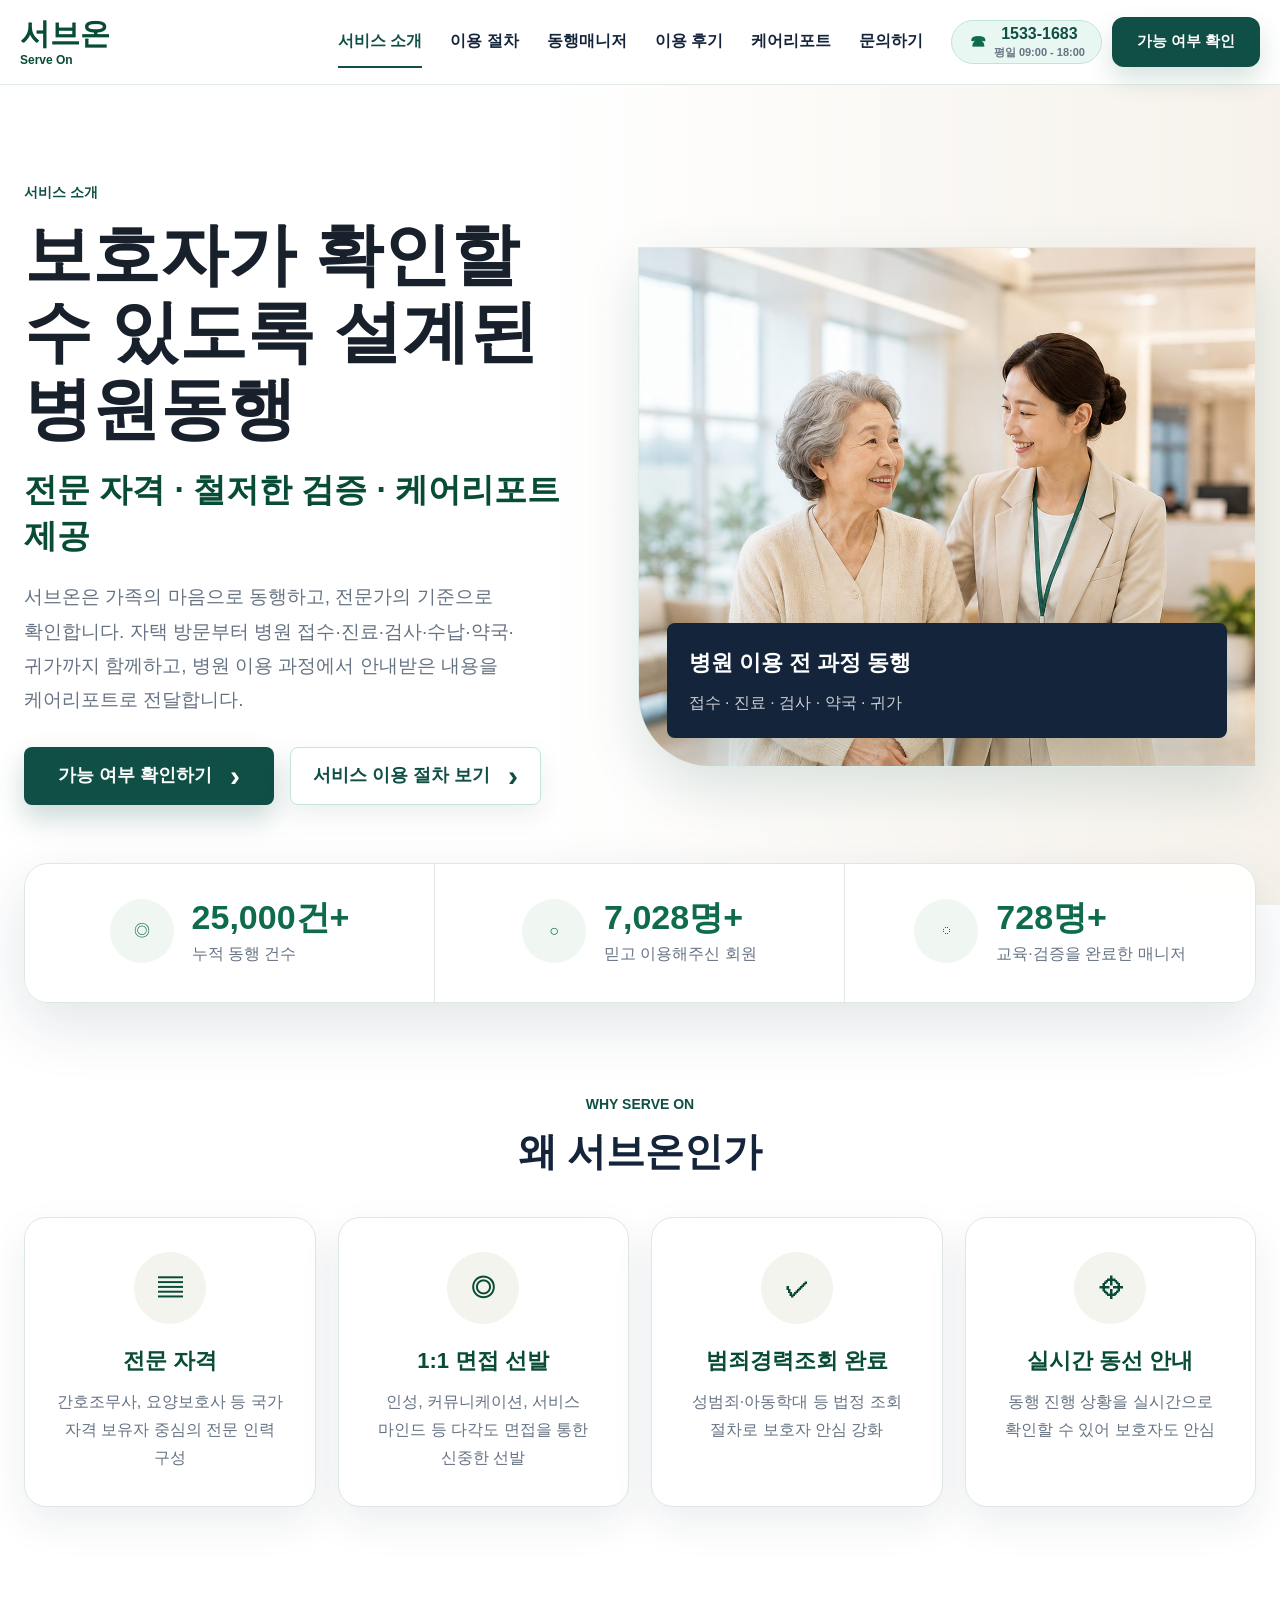
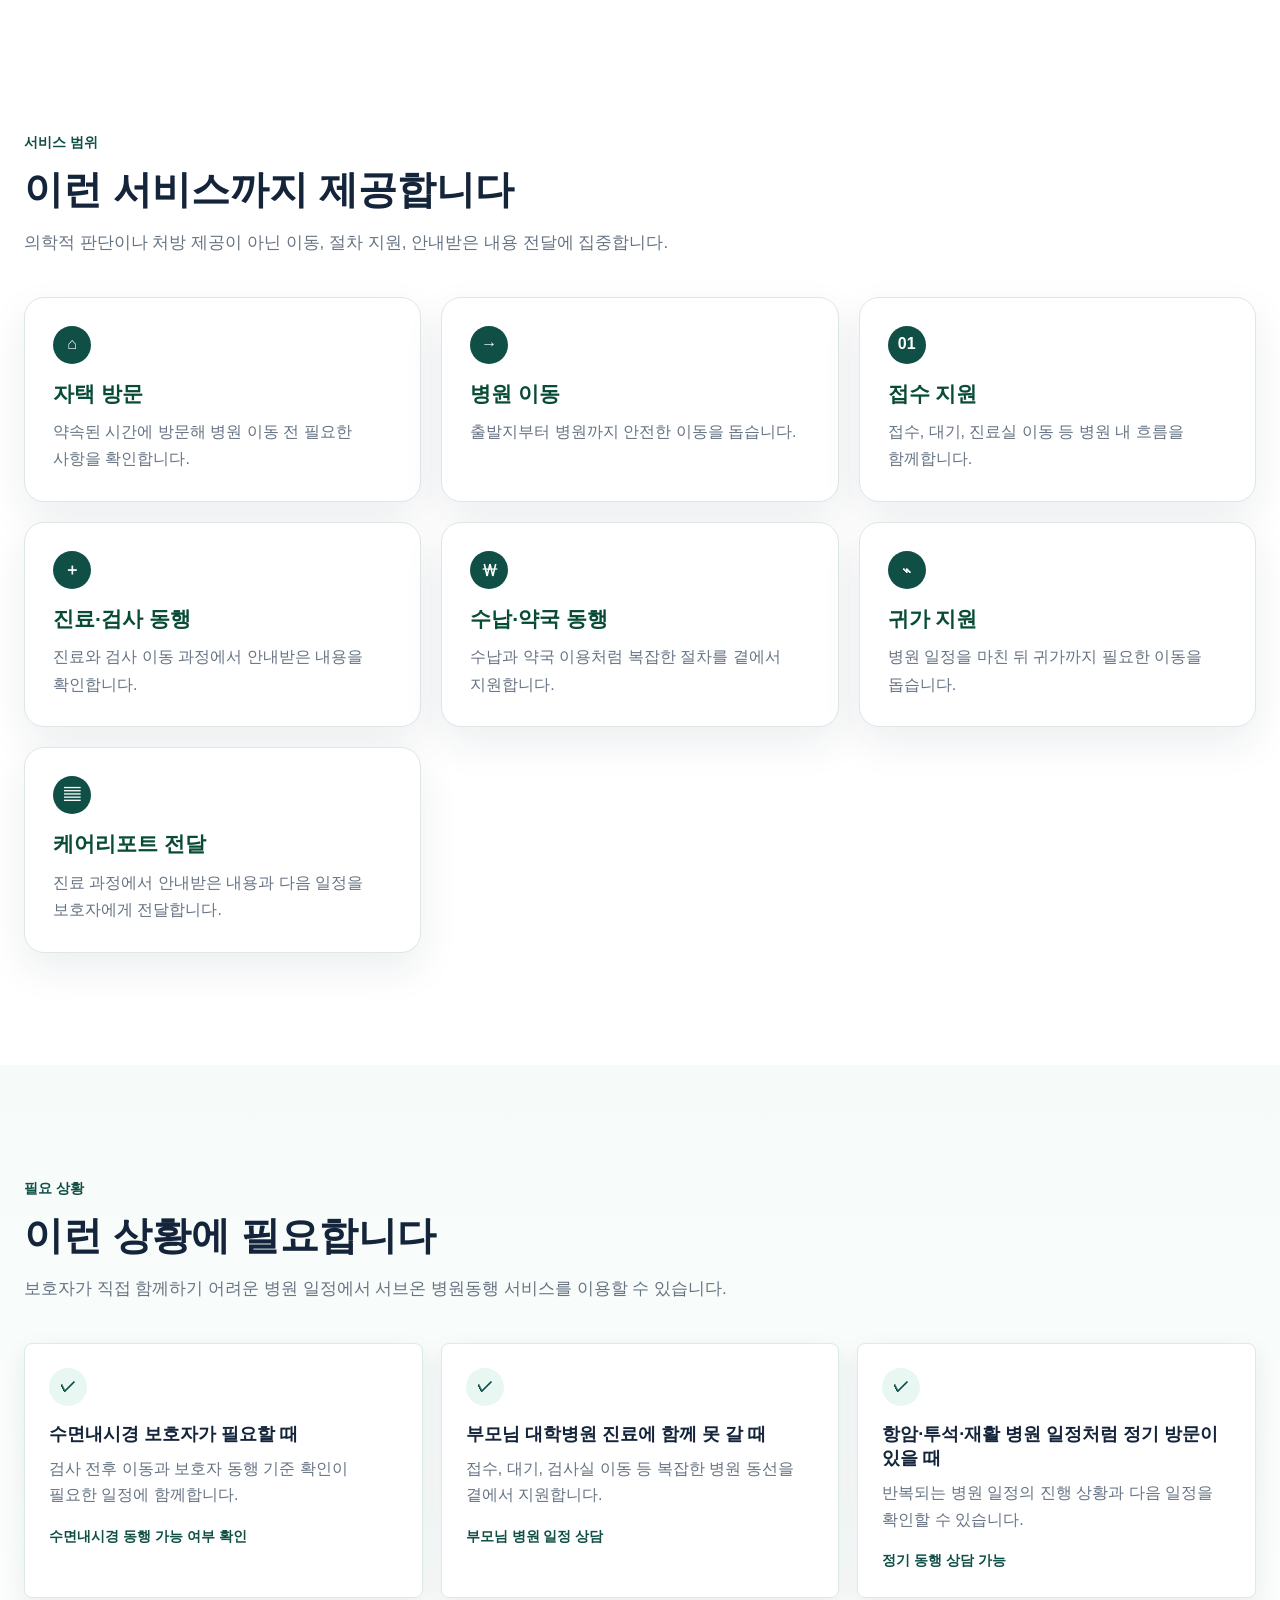
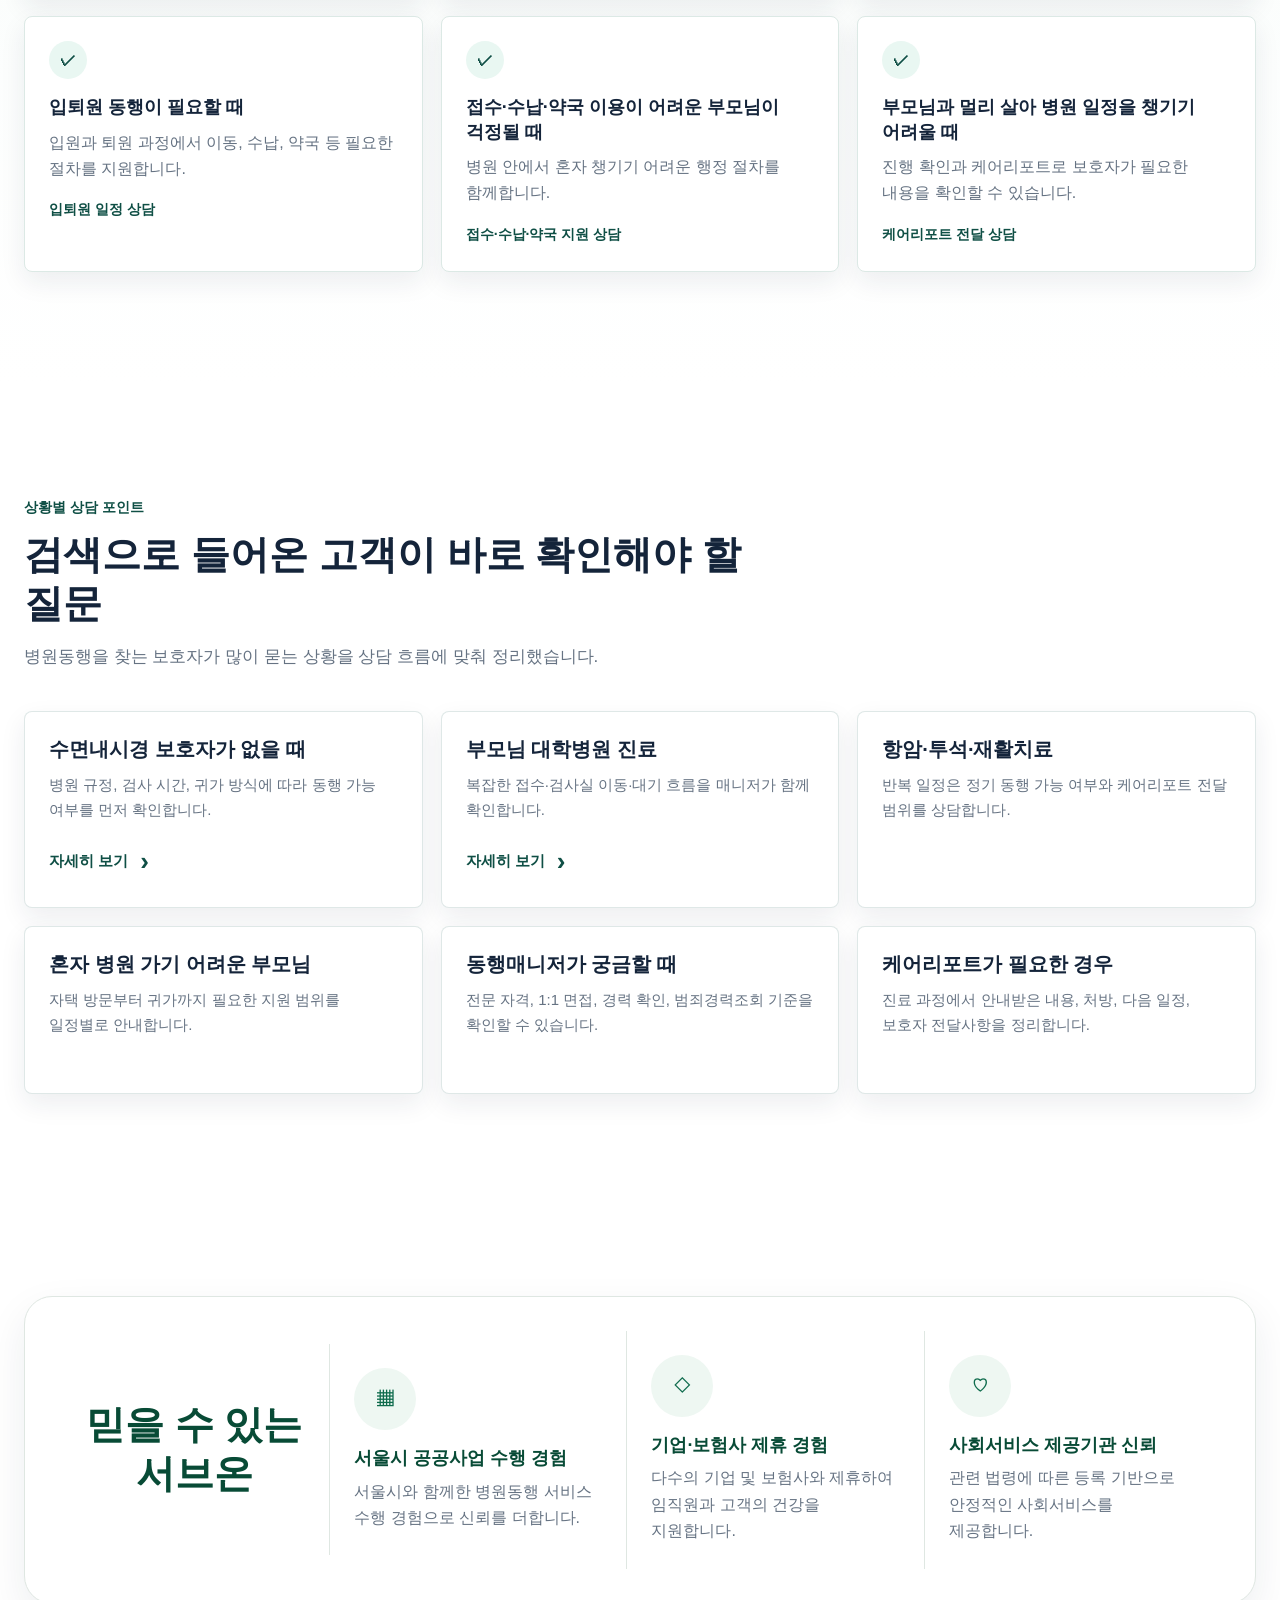
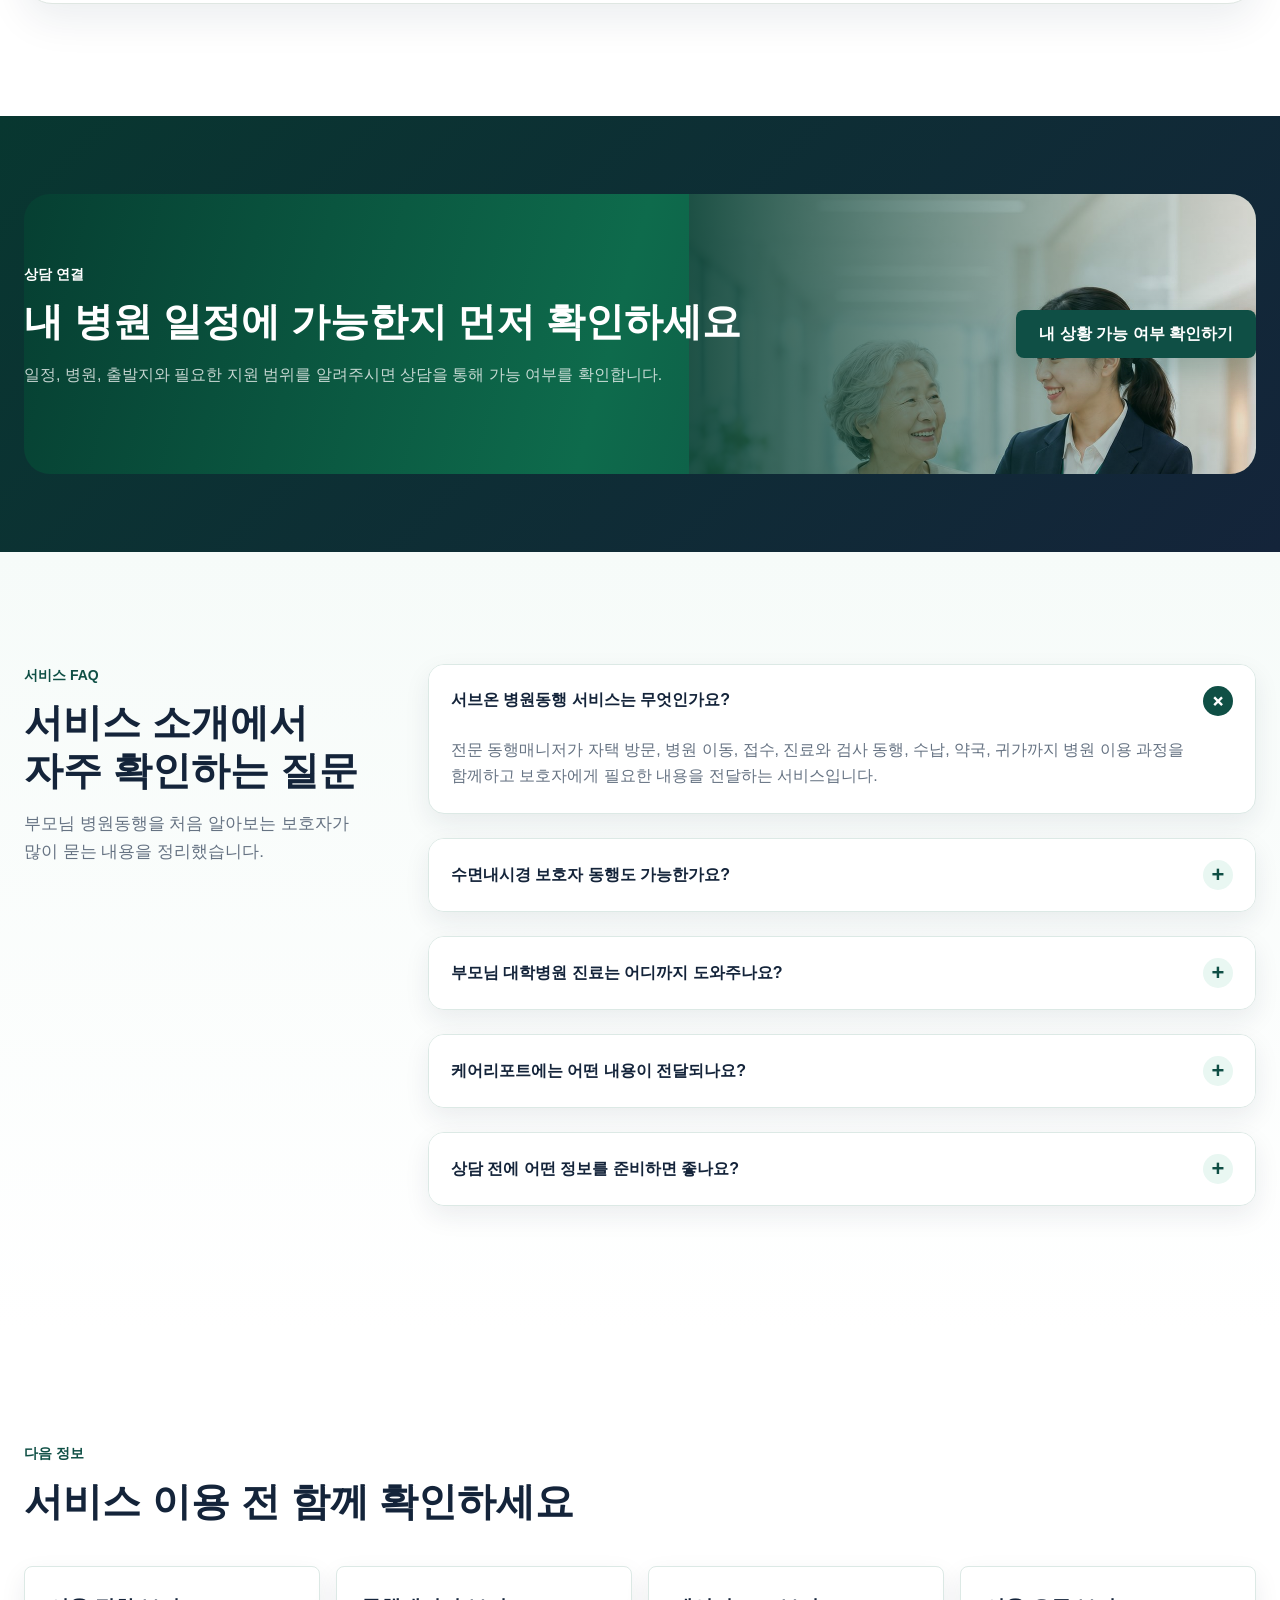
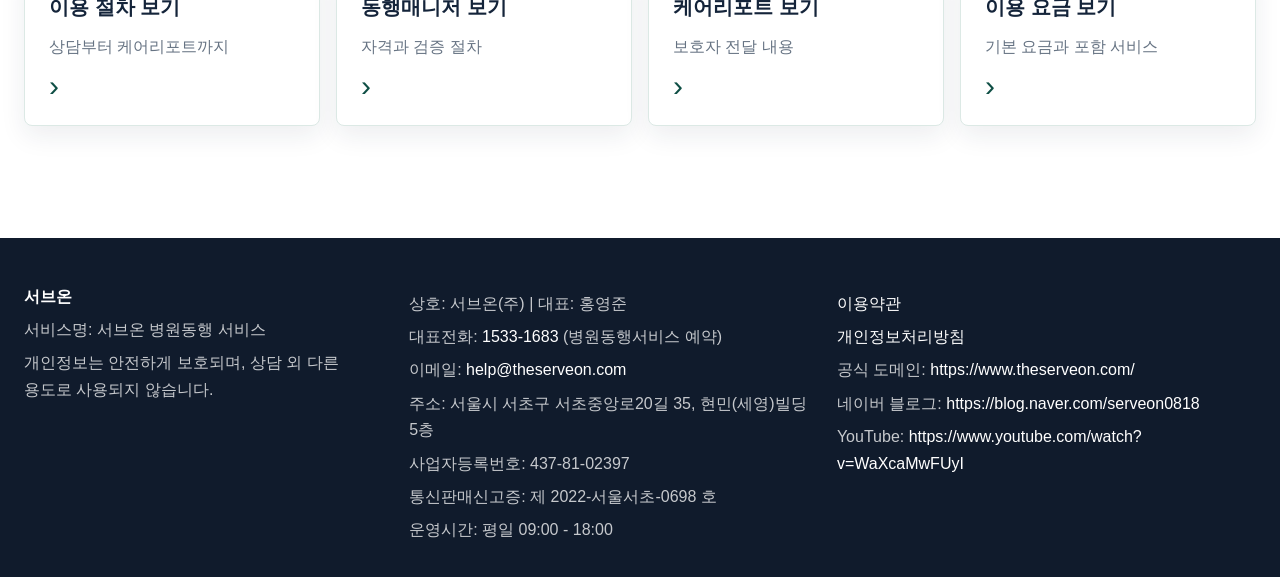
<file: service.html>
<!doctype html>
<html lang="ko">
<head>
  <meta charset="utf-8">
  <meta name="viewport" content="width=device-width, initial-scale=1">
  <title>서브온 병원동행 서비스 소개 | 부모님 병원동행·수면내시경 보호자 동행</title>
  <meta name="description" content="서브온 병원동행 서비스는 부모님 병원동행, 수면내시경 보호자 동행, 정기 병원 일정 동행, 입퇴원 동행을 지원합니다. 전문 동행매니저가 병원 접수부터 귀가까지 함께하고 보호자에게 필요한 내용을 전달합니다.">
  <link rel="canonical" href="https://www.theserveon.com/service.html">
  <link rel="icon" type="image/svg+xml" href="favicon.svg">
  <meta property="og:type" content="website">
  <meta property="og:title" content="서브온 병원동행 서비스 소개">
  <meta property="og:description" content="보호자가 확인할 수 있는 병원동행, 서브온 병원동행 서비스의 지원 범위를 안내합니다.">
  <meta property="og:url" content="https://www.theserveon.com/service.html">
  <meta property="og:image" content="https://www.theserveon.com/assets/serveon-service.jpg">
  <link rel="stylesheet" href="styles.css">
  <script type="application/ld+json">{"@context":"https://schema.org","@graph":[{"@type":"Organization","name":"서브온","legalName":"서브온(주)","alternateName":"서브온 병원동행","url":"https://www.theserveon.com/","telephone":"+82-1533-1683","email":"help@theserveon.com","taxID":"437-81-02397","logo":"https://www.theserveon.com/favicon.svg","sameAs":["https://blog.naver.com/serveon0818","https://www.youtube.com/watch?v=WaXcaMwFUyI"]},{"@type":"LocalBusiness","@id":"https://www.theserveon.com/#localbusiness","name":"서브온","legalName":"서브온(주)","alternateName":"서브온 병원동행","url":"https://www.theserveon.com/","telephone":"+82-1533-1683","email":"help@theserveon.com","taxID":"437-81-02397","address":{"@type":"PostalAddress","streetAddress":"서초중앙로20길 35 현민(세영)빌딩 5층","addressLocality":"서초구","addressRegion":"서울특별시","addressCountry":"KR"},"areaServed":"대한민국","openingHours":"Mo-Fr 09:00-18:00"},{"@type":"Service","name":"서브온 병원동행 서비스","serviceType":"병원동행 서비스","provider":{"@type":"Organization","name":"서브온"},"areaServed":"대한민국","description":"전문 동행매니저가 병원 접수, 진료, 검사, 수납, 약국, 귀가까지 함께하고 보호자에게 케어리포트를 제공하는 병원동행 서비스"}]}</script>
  <script type="application/ld+json">{"@context":"https://schema.org","@type":"FAQPage","mainEntity":[{"@type":"Question","name":"서브온 병원동행 서비스는 무엇인가요?","acceptedAnswer":{"@type":"Answer","text":"전문 동행매니저가 자택 방문, 병원 이동, 접수, 진료와 검사 동행, 수납, 약국, 귀가까지 병원 이용 과정을 함께하고 보호자에게 필요한 내용을 전달하는 서비스입니다."}},{"@type":"Question","name":"수면내시경 보호자 동행도 가능한가요?","acceptedAnswer":{"@type":"Answer","text":"수면내시경 보호자 동행은 병원 규정, 검사 시간, 귀가 방식, 지역과 일정에 따라 가능 여부를 상담으로 확인합니다."}},{"@type":"Question","name":"부모님 대학병원 진료는 어디까지 도와주나요?","acceptedAnswer":{"@type":"Answer","text":"접수, 대기, 진료실과 검사실 이동, 수납, 약국, 귀가 등 병원 이용 과정에서 필요한 이동과 절차를 함께합니다."}},{"@type":"Question","name":"케어리포트에는 어떤 내용이 전달되나요?","acceptedAnswer":{"@type":"Answer","text":"동행 일정, 진행 단계, 진료 과정에서 안내받은 내용, 처방 약품, 다음 일정, 보호자 전달사항을 정리해 전달합니다."}},{"@type":"Question","name":"상담 전에 어떤 정보를 준비하면 좋나요?","acceptedAnswer":{"@type":"Answer","text":"병원명, 방문 날짜와 시간, 출발지와 귀가지, 필요한 동행 범위, 보호자 연락처, 이동 보조나 준비물 같은 특이사항을 준비하면 상담이 빨라집니다."}}]}</script>
  <script type="application/ld+json">{"@context":"https://schema.org","@type":"BreadcrumbList","itemListElement":[{"@type":"ListItem","position":1,"name":"홈","item":"https://www.theserveon.com/"},{"@type":"ListItem","position":2,"name":"서비스 소개","item":"https://www.theserveon.com/service.html"}]}</script>
</head>
<body>
  <a class="skip-link" href="#main">본문 바로가기</a>
  <header class="site-header">
    <div class="header-inner">
      <a class="brand" href="index.html" aria-label="서브온 병원동행 서비스 홈"><span class="brand-mark" aria-hidden="true">S</span><span><strong>서브온</strong><small>Serve On</small></span></a>
      <nav class="primary-nav" id="primary-nav" aria-label="주요 메뉴">
        <a class="is-active" href="service.html">서비스 소개</a><a href="process.html">이용 절차</a><a href="managers.html">동행매니저</a><a href="reviews.html">이용 후기</a><a href="care-report.html">케어리포트</a><a href="customer-center.html">문의하기</a>
      </nav>
      <div class="header-actions"><a class="header-phone" href="tel:1533-1683">1533-1683</a><a class="header-cta" href="customer-center.html#contact">가능 여부 확인</a></div>
      <button class="menu-toggle" type="button" aria-label="메뉴 열기" aria-controls="primary-nav" aria-expanded="false"><span></span><span></span><span></span></button>
    </div>
  </header>
  <main id="main">
    <section class="service-page-hero">
      <div class="container service-hero-grid">
        <div class="service-hero-copy">
          <p class="eyebrow">서비스 소개</p>
          <h1>보호자가 확인할 수 있도록 설계된 병원동행</h1>
          <p class="service-hero-title">전문 자격 · 철저한 검증 · 케어리포트 제공</p>
          <p class="service-hero-text">서브온은 가족의 마음으로 동행하고, 전문가의 기준으로 확인합니다. 자택 방문부터 병원 접수·진료·검사·수납·약국·귀가까지 함께하고, 병원 이용 과정에서 안내받은 내용을 케어리포트로 전달합니다.</p>
          <div class="hero-actions">
            <a class="btn btn-primary" href="customer-center.html">가능 여부 확인하기</a>
            <a class="btn btn-secondary" href="process.html">서비스 이용 절차 보기</a>
          </div>
        </div>
        <div class="service-hero-panel" aria-label="서브온 병원동행 서비스 요약">
          <img src="assets/serveon-service.jpg" alt="어르신과 동행매니저가 병원 복도에서 함께 걷는 모습">
          <div class="service-floating-card">
            <strong>병원 이용 전 과정 동행</strong>
            <span>접수 · 진료 · 검사 · 약국 · 귀가</span>
          </div>
        </div>
      </div>
    </section>

    <section class="target-stat-section" aria-label="서브온 병원동행 주요 수치">
      <div class="container target-stat-band">
        <div><span aria-hidden="true">◎</span><strong>25,000건+</strong><p>누적 동행 건수</p></div>
        <div><span aria-hidden="true">○</span><strong>7,028명+</strong><p>믿고 이용해주신 회원</p></div>
        <div><span aria-hidden="true">◌</span><strong>728명+</strong><p>교육·검증을 완료한 매니저</p></div>
      </div>
    </section>

    <section class="section target-why-section">
      <div class="container">
        <div class="section-heading center-heading">
          <p class="eyebrow">WHY SERVE ON</p>
          <h2>왜 서브온인가</h2>
        </div>
        <div class="target-feature-grid target-feature-grid-4">
          <article><span aria-hidden="true">▤</span><h3>전문 자격</h3><p>간호조무사, 요양보호사 등 국가 자격 보유자 중심의 전문 인력 구성</p></article>
          <article><span aria-hidden="true">◎</span><h3>1:1 면접 선발</h3><p>인성, 커뮤니케이션, 서비스 마인드 등 다각도 면접을 통한 신중한 선발</p></article>
          <article><span aria-hidden="true">✓</span><h3>범죄경력조회 완료</h3><p>성범죄·아동학대 등 법정 조회 절차로 보호자 안심 강화</p></article>
          <article><span aria-hidden="true">⌖</span><h3>실시간 동선 안내</h3><p>동행 진행 상황을 실시간으로 확인할 수 있어 보호자도 안심</p></article>
        </div>
      </div>
    </section>

    <section class="section">
      <div class="container">
        <div class="section-heading">
          <p class="eyebrow">서비스 범위</p>
          <h2>이런 서비스까지 제공합니다</h2>
          <p>의학적 판단이나 처방 제공이 아닌 이동, 절차 지원, 안내받은 내용 전달에 집중합니다.</p>
        </div>
        <div class="service-scope-grid">
          <article><span aria-hidden="true">⌂</span><h3>자택 방문</h3><p>약속된 시간에 방문해 병원 이동 전 필요한 사항을 확인합니다.</p></article>
          <article><span aria-hidden="true">→</span><h3>병원 이동</h3><p>출발지부터 병원까지 안전한 이동을 돕습니다.</p></article>
          <article><span aria-hidden="true">01</span><h3>접수 지원</h3><p>접수, 대기, 진료실 이동 등 병원 내 흐름을 함께합니다.</p></article>
          <article><span aria-hidden="true">＋</span><h3>진료·검사 동행</h3><p>진료와 검사 이동 과정에서 안내받은 내용을 확인합니다.</p></article>
          <article><span aria-hidden="true">₩</span><h3>수납·약국 동행</h3><p>수납과 약국 이용처럼 복잡한 절차를 곁에서 지원합니다.</p></article>
          <article><span aria-hidden="true">⌁</span><h3>귀가 지원</h3><p>병원 일정을 마친 뒤 귀가까지 필요한 이동을 돕습니다.</p></article>
          <article><span aria-hidden="true">▤</span><h3>케어리포트 전달</h3><p>진료 과정에서 안내받은 내용과 다음 일정을 보호자에게 전달합니다.</p></article>
        </div>
      </div>
    </section>

    <section class="section section-soft">
      <div class="container">
        <div class="section-heading">
          <p class="eyebrow">필요 상황</p>
          <h2>이런 상황에 필요합니다</h2>
          <p>보호자가 직접 함께하기 어려운 병원 일정에서 서브온 병원동행 서비스를 이용할 수 있습니다.</p>
        </div>
        <div class="situation-grid">
          <article><span aria-hidden="true">✓</span><h3>수면내시경 보호자가 필요할 때</h3><p>검사 전후 이동과 보호자 동행 기준 확인이 필요한 일정에 함께합니다.</p><strong>수면내시경 동행 가능 여부 확인</strong></article>
          <article><span aria-hidden="true">✓</span><h3>부모님 대학병원 진료에 함께 못 갈 때</h3><p>접수, 대기, 검사실 이동 등 복잡한 병원 동선을 곁에서 지원합니다.</p><strong>부모님 병원 일정 상담</strong></article>
          <article><span aria-hidden="true">✓</span><h3>항암·투석·재활 병원 일정처럼 정기 방문이 있을 때</h3><p>반복되는 병원 일정의 진행 상황과 다음 일정을 확인할 수 있습니다.</p><strong>정기 동행 상담 가능</strong></article>
          <article><span aria-hidden="true">✓</span><h3>입퇴원 동행이 필요할 때</h3><p>입원과 퇴원 과정에서 이동, 수납, 약국 등 필요한 절차를 지원합니다.</p><strong>입퇴원 일정 상담</strong></article>
          <article><span aria-hidden="true">✓</span><h3>접수·수납·약국 이용이 어려운 부모님이 걱정될 때</h3><p>병원 안에서 혼자 챙기기 어려운 행정 절차를 함께합니다.</p><strong>접수·수납·약국 지원 상담</strong></article>
          <article><span aria-hidden="true">✓</span><h3>부모님과 멀리 살아 병원 일정을 챙기기 어려울 때</h3><p>진행 확인과 케어리포트로 보호자가 필요한 내용을 확인할 수 있습니다.</p><strong>케어리포트 전달 상담</strong></article>
        </div>
      </div>
    </section>

    <section class="section">
      <div class="container">
        <div class="section-heading">
          <p class="eyebrow">상황별 상담 포인트</p>
          <h2>검색으로 들어온 고객이 바로 확인해야 할 질문</h2>
          <p>병원동행을 찾는 보호자가 많이 묻는 상황을 상담 흐름에 맞춰 정리했습니다.</p>
        </div>
        <div class="guide-topic-grid">
          <article><strong>수면내시경 보호자가 없을 때</strong><p>병원 규정, 검사 시간, 귀가 방식에 따라 동행 가능 여부를 먼저 확인합니다.</p><a class="text-link" href="sleep-endoscopy.html">자세히 보기</a></article>
          <article><strong>부모님 대학병원 진료</strong><p>복잡한 접수·검사실 이동·대기 흐름을 매니저가 함께 확인합니다.</p><a class="text-link" href="parents-hospital.html">자세히 보기</a></article>
          <article><strong>항암·투석·재활치료</strong><p>반복 일정은 정기 동행 가능 여부와 케어리포트 전달 범위를 상담합니다.</p></article>
          <article><strong>혼자 병원 가기 어려운 부모님</strong><p>자택 방문부터 귀가까지 필요한 지원 범위를 일정별로 안내합니다.</p></article>
          <article><strong>동행매니저가 궁금할 때</strong><p>전문 자격, 1:1 면접, 경력 확인, 범죄경력조회 기준을 확인할 수 있습니다.</p></article>
          <article><strong>케어리포트가 필요한 경우</strong><p>진료 과정에서 안내받은 내용, 처방, 다음 일정, 보호자 전달사항을 정리합니다.</p></article>
        </div>
      </div>
    </section>

    <section class="section target-trust-row-section">
      <div class="container target-trust-row">
        <h2>믿을 수 있는 서브온</h2>
        <article><span aria-hidden="true">▦</span><h3>서울시 공공사업 수행 경험</h3><p>서울시와 함께한 병원동행 서비스 수행 경험으로 신뢰를 더합니다.</p></article>
        <article><span aria-hidden="true">◇</span><h3>기업·보험사 제휴 경험</h3><p>다수의 기업 및 보험사와 제휴하여 임직원과 고객의 건강을 지원합니다.</p></article>
        <article><span aria-hidden="true">♡</span><h3>사회서비스 제공기관 신뢰</h3><p>관련 법령에 따른 등록 기반으로 안정적인 사회서비스를 제공합니다.</p></article>
      </div>
    </section>

    <section class="service-cta-band">
      <div class="container service-cta-card">
        <div>
          <p class="eyebrow">상담 연결</p>
          <h2>내 병원 일정에 가능한지 먼저 확인하세요</h2>
          <p>일정, 병원, 출발지와 필요한 지원 범위를 알려주시면 상담을 통해 가능 여부를 확인합니다.</p>
        </div>
        <a class="btn btn-primary" href="customer-center.html">내 상황 가능 여부 확인하기</a>
      </div>
    </section>

    <section class="section section-soft">
      <div class="container faq-layout">
        <div class="section-heading">
          <p class="eyebrow">서비스 FAQ</p>
          <h2>서비스 소개에서 자주 확인하는 질문</h2>
          <p>부모님 병원동행을 처음 알아보는 보호자가 많이 묻는 내용을 정리했습니다.</p>
        </div>
        <div class="faq-list">
          <article class="faq-item is-open"><button type="button" aria-expanded="true">서브온 병원동행 서비스는 무엇인가요?</button><div class="faq-panel"><p>전문 동행매니저가 자택 방문, 병원 이동, 접수, 진료와 검사 동행, 수납, 약국, 귀가까지 병원 이용 과정을 함께하고 보호자에게 필요한 내용을 전달하는 서비스입니다.</p></div></article>
          <article class="faq-item"><button type="button" aria-expanded="false">수면내시경 보호자 동행도 가능한가요?</button><div class="faq-panel"><p>수면내시경 보호자 동행은 병원 규정, 검사 시간, 귀가 방식, 지역과 일정에 따라 가능 여부를 상담으로 확인합니다.</p></div></article>
          <article class="faq-item"><button type="button" aria-expanded="false">부모님 대학병원 진료는 어디까지 도와주나요?</button><div class="faq-panel"><p>접수, 대기, 진료실과 검사실 이동, 수납, 약국, 귀가 등 병원 이용 과정에서 필요한 이동과 절차를 함께합니다.</p></div></article>
          <article class="faq-item"><button type="button" aria-expanded="false">케어리포트에는 어떤 내용이 전달되나요?</button><div class="faq-panel"><p>동행 일정, 진행 단계, 진료 과정에서 안내받은 내용, 처방 약품, 다음 일정, 보호자 전달사항을 정리해 전달합니다.</p></div></article>
          <article class="faq-item"><button type="button" aria-expanded="false">상담 전에 어떤 정보를 준비하면 좋나요?</button><div class="faq-panel"><p>병원명, 방문 날짜와 시간, 출발지와 귀가지, 필요한 동행 범위, 보호자 연락처, 이동 보조나 준비물 같은 특이사항을 준비하면 상담이 빨라집니다.</p></div></article>
        </div>
      </div>
    </section>

    <section class="section">
      <div class="container">
        <div class="section-heading">
          <p class="eyebrow">다음 정보</p>
          <h2>서비스 이용 전 함께 확인하세요</h2>
        </div>
        <div class="internal-link-grid">
          <a href="process.html"><strong>이용 절차 보기</strong><span>상담부터 케어리포트까지</span></a>
          <a href="managers.html"><strong>동행매니저 보기</strong><span>자격과 검증 절차</span></a>
          <a href="care-report.html"><strong>케어리포트 보기</strong><span>보호자 전달 내용</span></a>
          <a href="pricing.html"><strong>이용 요금 보기</strong><span>기본 요금과 포함 서비스</span></a>
        </div>
      </div>
    </section>
  </main>
  <footer class="site-footer">
    <div class="container footer-grid"><div><strong>서브온</strong><p>서비스명: 서브온 병원동행 서비스</p><p>개인정보는 안전하게 보호되며, 상담 외 다른 용도로 사용되지 않습니다.</p></div><address><p>상호: 서브온(주) | 대표: 홍영준</p><p>대표전화: <a href="tel:1533-1683">1533-1683</a> (병원동행서비스 예약)</p><p>이메일: <a href="mailto:help@theserveon.com">help@theserveon.com</a></p><p>주소: 서울시 서초구 서초중앙로20길 35, 현민(세영)빌딩 5층</p><p>사업자등록번호: 437-81-02397</p><p>통신판매신고증: 제 2022-서울서초-0698 호</p><p>운영시간: 평일 09:00 - 18:00</p></address><div><p><a href="terms.html">이용약관</a></p><p><a href="privacy.html">개인정보처리방침</a></p><p>공식 도메인: <a href="https://www.theserveon.com/" target="_blank" rel="noopener noreferrer">https://www.theserveon.com/</a></p><p>네이버 블로그: <a href="https://blog.naver.com/serveon0818" target="_blank" rel="noopener noreferrer">https://blog.naver.com/serveon0818</a></p><p>YouTube: <a href="https://www.youtube.com/watch?v=WaXcaMwFUyI" target="_blank" rel="noopener noreferrer">https://www.youtube.com/watch?v=WaXcaMwFUyI</a></p></div></div>
  </footer>
  <script src="script.js"></script>
</body>
</html>
</file>
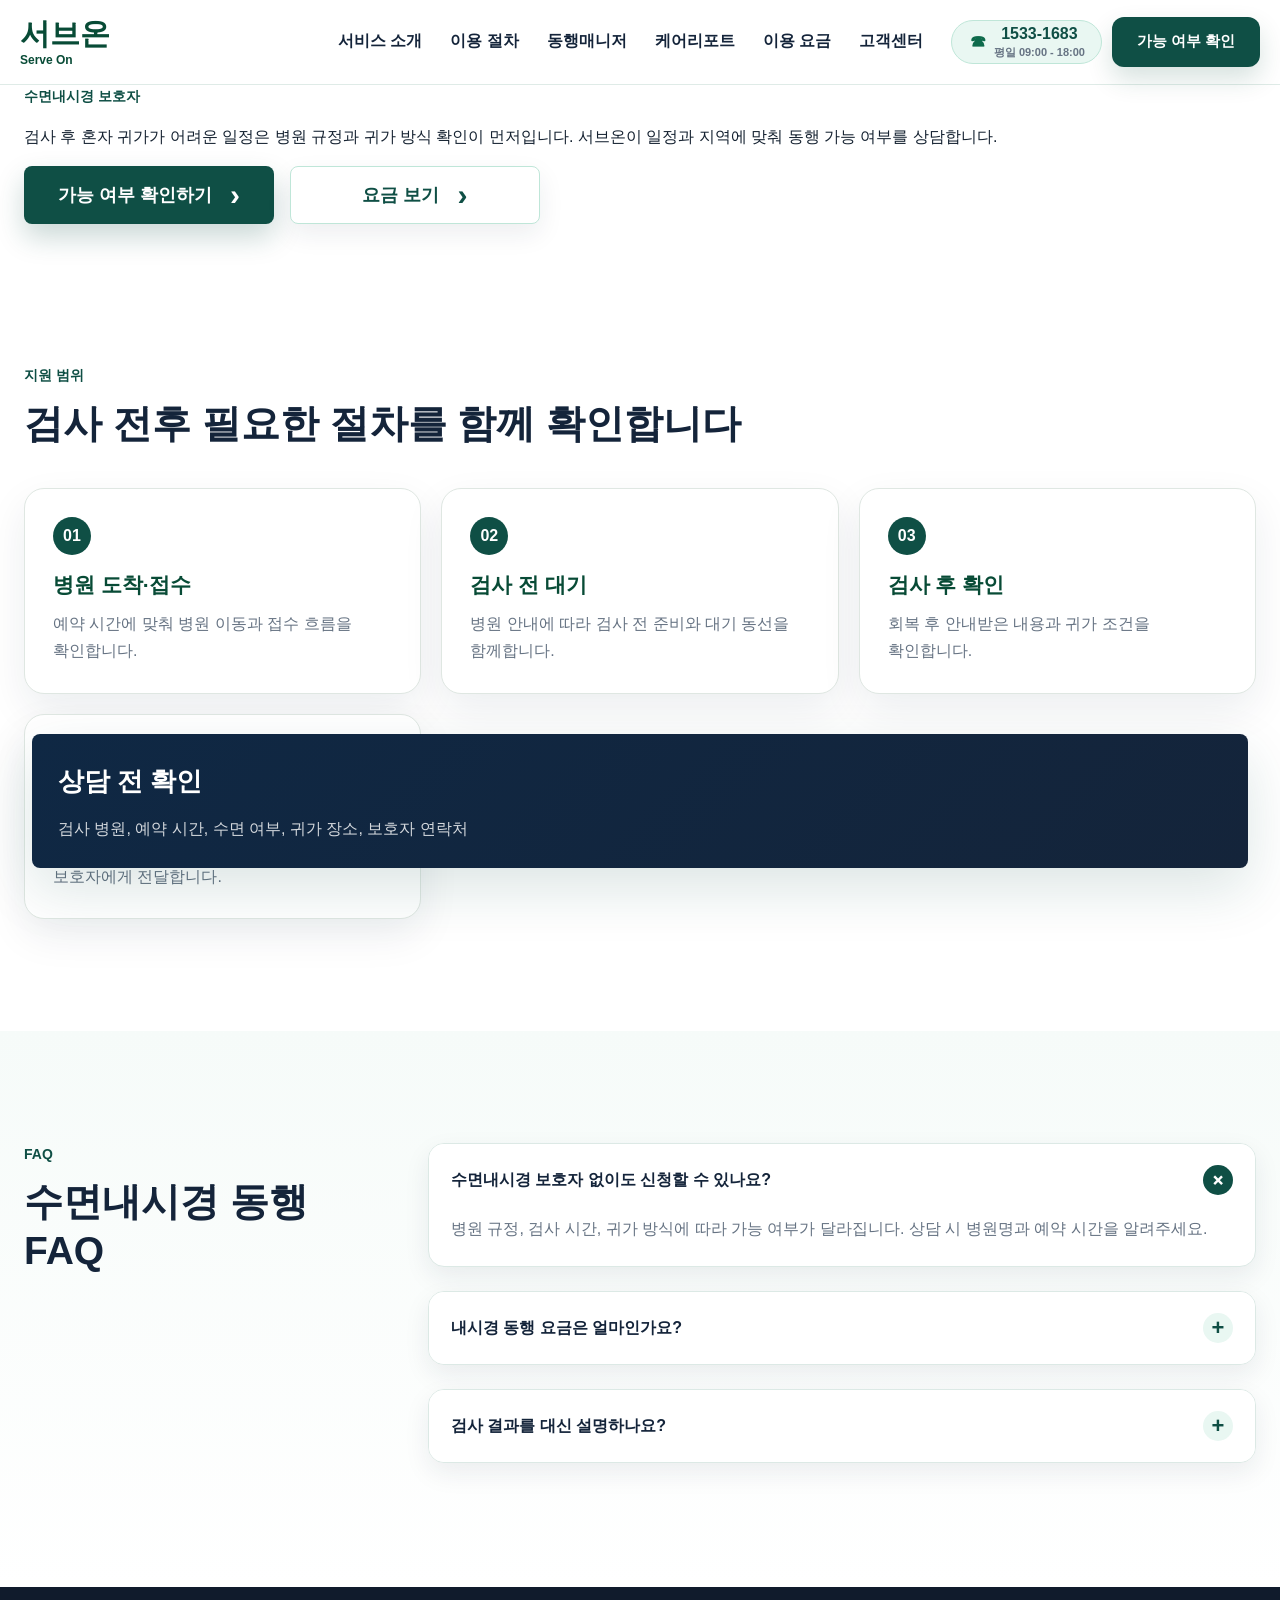
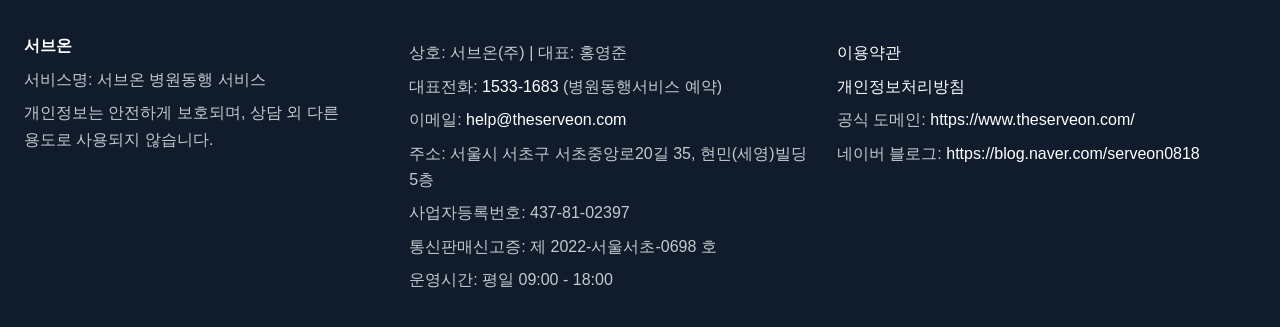
<file: sleep-endoscopy.html>
<!doctype html>
<html lang="ko">
<head>
  <meta charset="UTF-8">
  <meta name="viewport" content="width=device-width, initial-scale=1.0">
  <title>수면내시경 보호자 동행 | 서브온 병원동행</title>
  <meta name="description" content="수면내시경 보호자가 필요할 때 병원 규정, 검사 시간, 귀가 방식에 맞춰 서브온 병원동행 가능 여부를 상담하세요.">
  <link rel="canonical" href="https://www.theserveon.com/sleep-endoscopy.html">
  <link rel="icon" type="image/svg+xml" href="favicon.svg">
  <meta property="og:type" content="website"><meta property="og:title" content="수면내시경 보호자 동행 | 서브온"><meta property="og:description" content="수면내시경 보호자 동행 가능 여부와 준비정보를 확인하세요."><meta property="og:url" content="https://www.theserveon.com/sleep-endoscopy.html"><meta property="og:image" content="https://www.theserveon.com/assets/serveon-hero.jpg">
  <link rel="stylesheet" href="styles.css">
  <script type="application/ld+json">{"@context":"https://schema.org","@graph":[{"@type":"Organization","name":"서브온","legalName":"서브온(주)","url":"https://www.theserveon.com/","telephone":"+82-1533-1683","email":"help@theserveon.com","taxID":"437-81-02397","logo":"https://www.theserveon.com/favicon.svg","sameAs":["https://blog.naver.com/serveon0818","https://www.youtube.com/watch?v=WaXcaMwFUyI"]},{"@type":"Service","name":"수면내시경 보호자 동행","serviceType":"병원동행 서비스","provider":{"@type":"Organization","name":"서브온"},"areaServed":"대한민국","description":"수면내시경 검사 전후 병원 규정과 귀가 방식에 맞춰 보호자 동행을 지원하는 병원동행 서비스"}]}</script>
  <script type="application/ld+json">{"@context":"https://schema.org","@type":"BreadcrumbList","itemListElement":[{"@type":"ListItem","position":1,"name":"홈","item":"https://www.theserveon.com/"},{"@type":"ListItem","position":2,"name":"수면내시경 보호자 동행","item":"https://www.theserveon.com/sleep-endoscopy.html"}]}</script>
</head>
<body>
  <a class="skip-link" href="#main">본문 바로가기</a>
  <header class="site-header"><div class="header-inner"><a class="brand" href="index.html" aria-label="서브온 병원동행 서비스 홈"><span class="brand-mark" aria-hidden="true">S</span><span><strong>서브온</strong><small>Serve On</small></span></a><nav class="primary-nav" id="primary-nav" aria-label="주요 메뉴"><a href="service.html">서비스 소개</a><a href="process.html">이용 절차</a><a href="managers.html">동행매니저</a><a href="care-report.html">케어리포트</a><a href="pricing.html">이용 요금</a><a href="customer-center.html">고객센터</a></nav><div class="header-actions"><a class="header-phone" href="tel:1533-1683">1533-1683</a><a class="header-cta" href="customer-center.html#contact">가능 여부 확인</a></div><button class="menu-toggle" type="button" aria-label="메뉴 열기" aria-controls="primary-nav" aria-expanded="false"><span></span><span></span><span></span></button></div></header>
  <main id="main">
    <section class="sub-hero">
      <div class="container sub-hero-grid">
        <div><p class="eyebrow">수면내시경 보호자</p><h1>수면내시경 보호자 동행</h1><p>검사 후 혼자 귀가가 어려운 일정은 병원 규정과 귀가 방식 확인이 먼저입니다. 서브온이 일정과 지역에 맞춰 동행 가능 여부를 상담합니다.</p><div class="hero-actions"><a class="btn btn-primary" href="customer-center.html">가능 여부 확인하기</a><a class="btn btn-secondary" href="pricing.html">요금 보기</a></div></div>
        <div class="assurance-card"><strong>상담 전 확인</strong><span>검사 병원, 예약 시간, 수면 여부, 귀가 장소, 보호자 연락처</span></div>
      </div>
    </section>
    <section class="section"><div class="container"><div class="section-heading"><p class="eyebrow">지원 범위</p><h2>검사 전후 필요한 절차를 함께 확인합니다</h2></div><div class="service-scope-grid"><article><span>01</span><h3>병원 도착·접수</h3><p>예약 시간에 맞춰 병원 이동과 접수 흐름을 확인합니다.</p></article><article><span>02</span><h3>검사 전 대기</h3><p>병원 안내에 따라 검사 전 준비와 대기 동선을 함께합니다.</p></article><article><span>03</span><h3>검사 후 확인</h3><p>회복 후 안내받은 내용과 귀가 조건을 확인합니다.</p></article><article><span>04</span><h3>귀가 지원</h3><p>요청 장소까지 귀가 과정을 지원하고 보호자에게 전달합니다.</p></article></div></div></section>
    <section class="section section-soft"><div class="container faq-layout"><div class="section-heading"><p class="eyebrow">FAQ</p><h2>수면내시경 동행 FAQ</h2></div><div class="faq-list"><article class="faq-item is-open"><button type="button" aria-expanded="true">수면내시경 보호자 없이도 신청할 수 있나요?</button><div class="faq-panel"><p>병원 규정, 검사 시간, 귀가 방식에 따라 가능 여부가 달라집니다. 상담 시 병원명과 예약 시간을 알려주세요.</p></div></article><article class="faq-item"><button type="button" aria-expanded="false">내시경 동행 요금은 얼마인가요?</button><div class="faq-panel"><p>내시경 동행은 2시간 이내 50,000원 기준이며, 초과 시 추가 요금이 적용될 수 있습니다.</p></div></article><article class="faq-item"><button type="button" aria-expanded="false">검사 결과를 대신 설명하나요?</button><div class="faq-panel"><p>진단이나 의학적 판단은 제공하지 않으며, 병원에서 안내받은 내용을 보호자에게 전달하는 범위로 지원합니다.</p></div></article></div></div></section>
  </main>
  <footer class="site-footer"><div class="container footer-grid"><div><strong>서브온</strong><p>서비스명: 서브온 병원동행 서비스</p><p>개인정보는 안전하게 보호되며, 상담 외 다른 용도로 사용되지 않습니다.</p></div><address><p>상호: 서브온(주) | 대표: 홍영준</p><p>대표전화: <a href="tel:1533-1683">1533-1683</a> (병원동행서비스 예약)</p><p>이메일: <a href="mailto:help@theserveon.com">help@theserveon.com</a></p><p>주소: 서울시 서초구 서초중앙로20길 35, 현민(세영)빌딩 5층</p><p>사업자등록번호: 437-81-02397</p><p>통신판매신고증: 제 2022-서울서초-0698 호</p><p>운영시간: 평일 09:00 - 18:00</p></address><div><p><a href="terms.html">이용약관</a></p><p><a href="privacy.html">개인정보처리방침</a></p><p>공식 도메인: <a href="https://www.theserveon.com/" target="_blank" rel="noopener noreferrer">https://www.theserveon.com/</a></p><p>네이버 블로그: <a href="https://blog.naver.com/serveon0818" target="_blank" rel="noopener noreferrer">https://blog.naver.com/serveon0818</a></p></div></div></footer>
  <script src="script.js"></script>
</body>
</html>
</file>
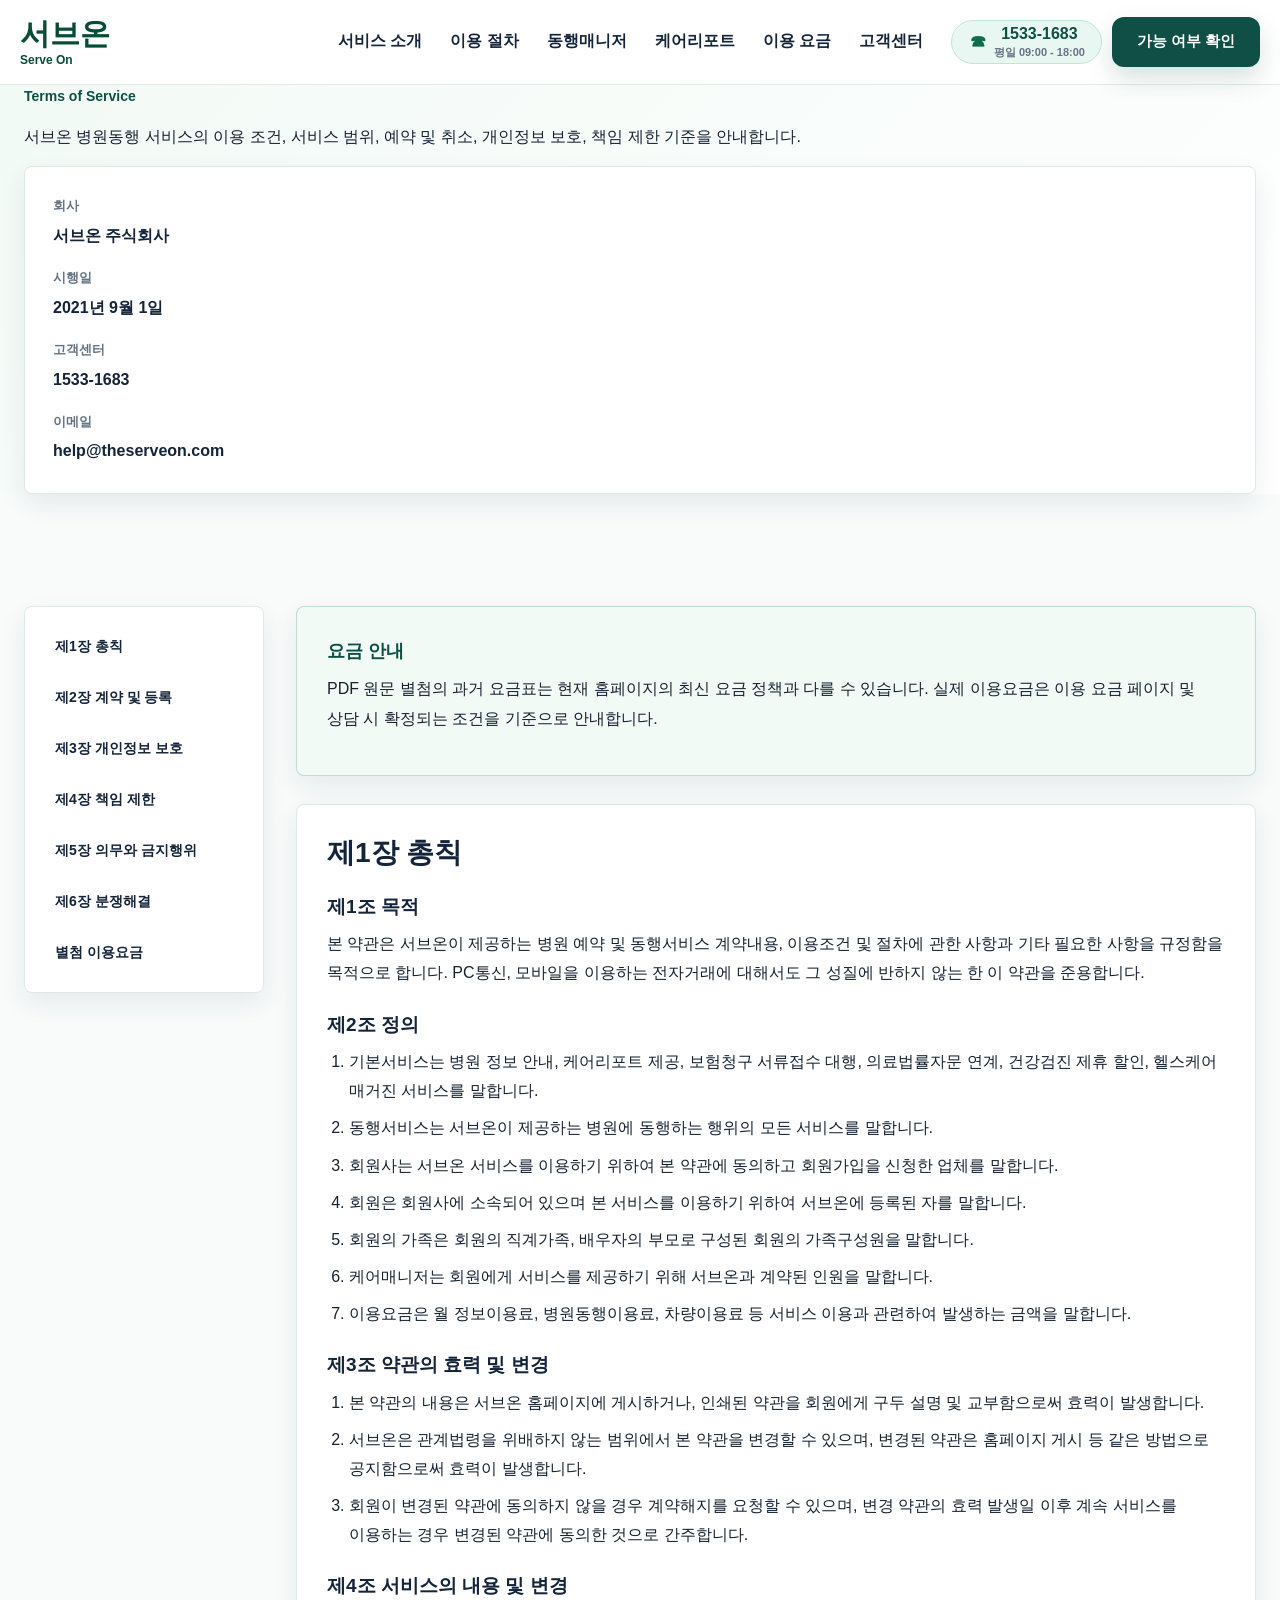
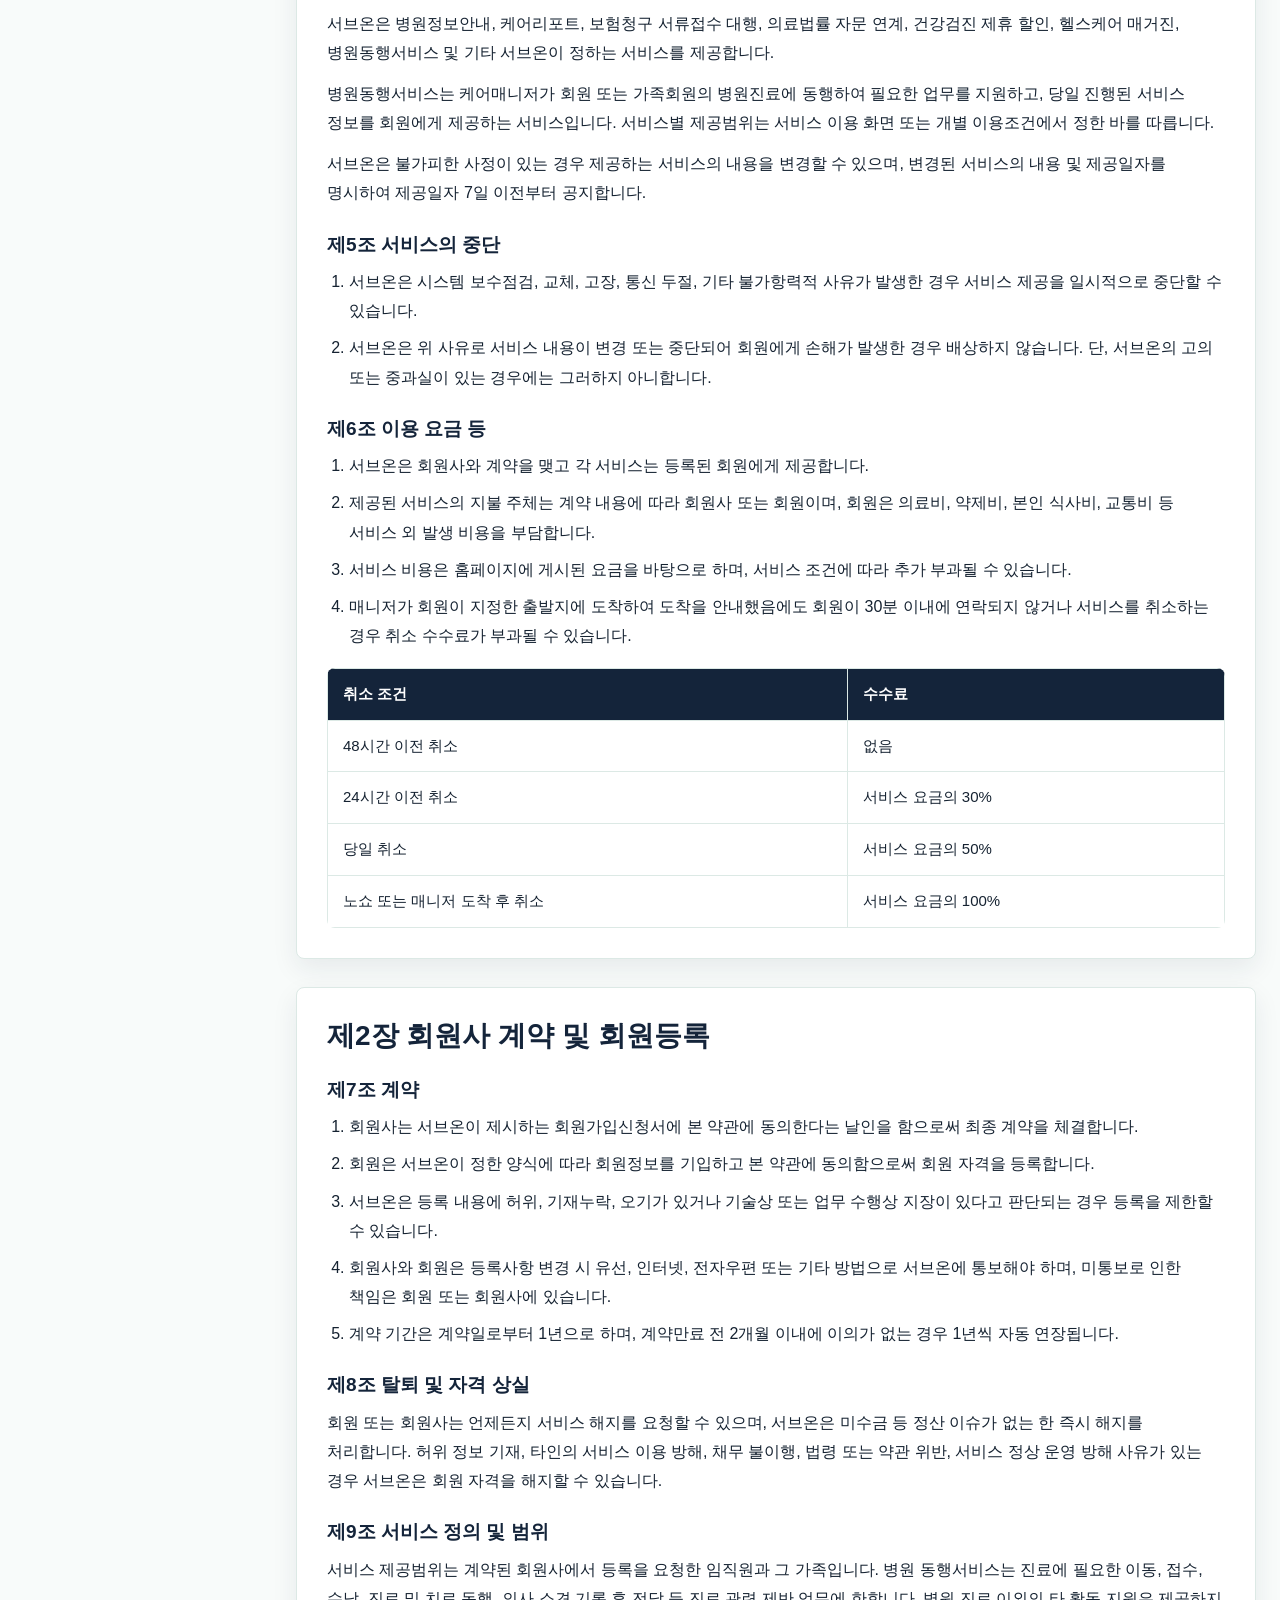
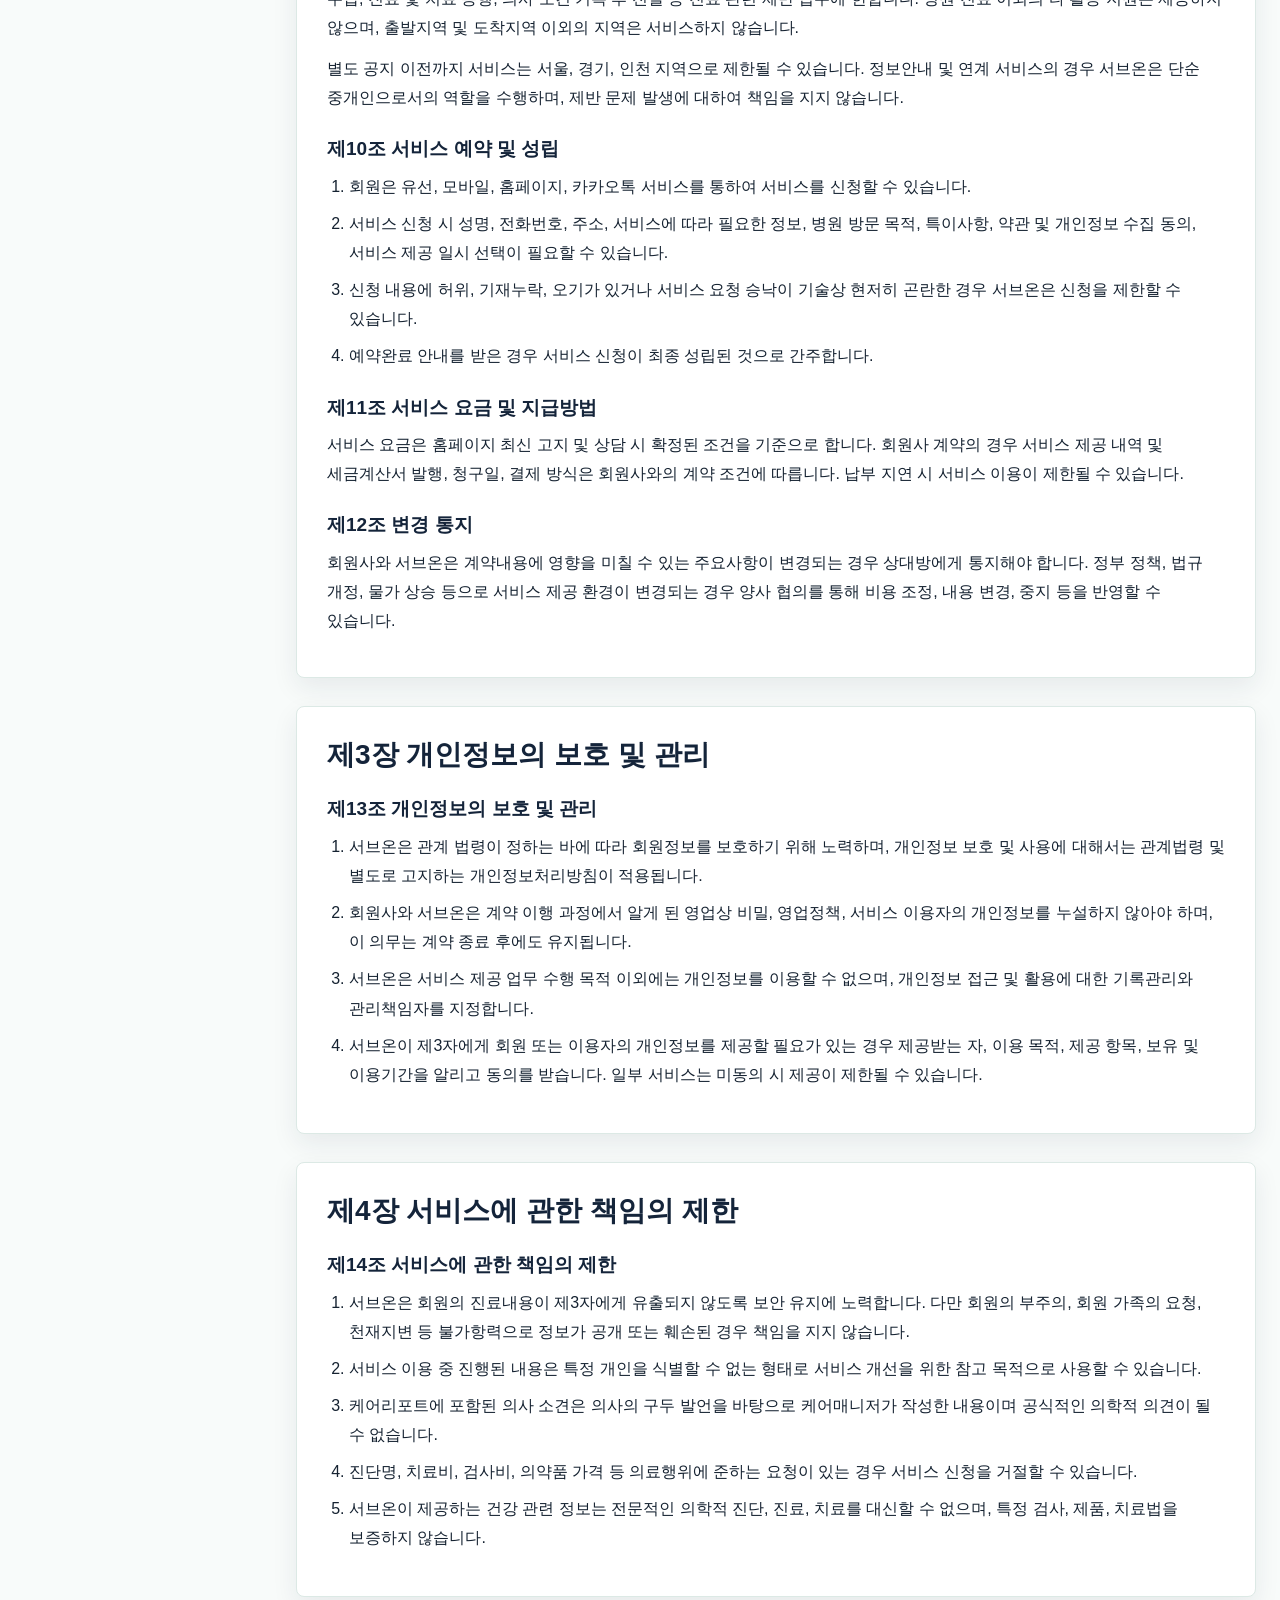
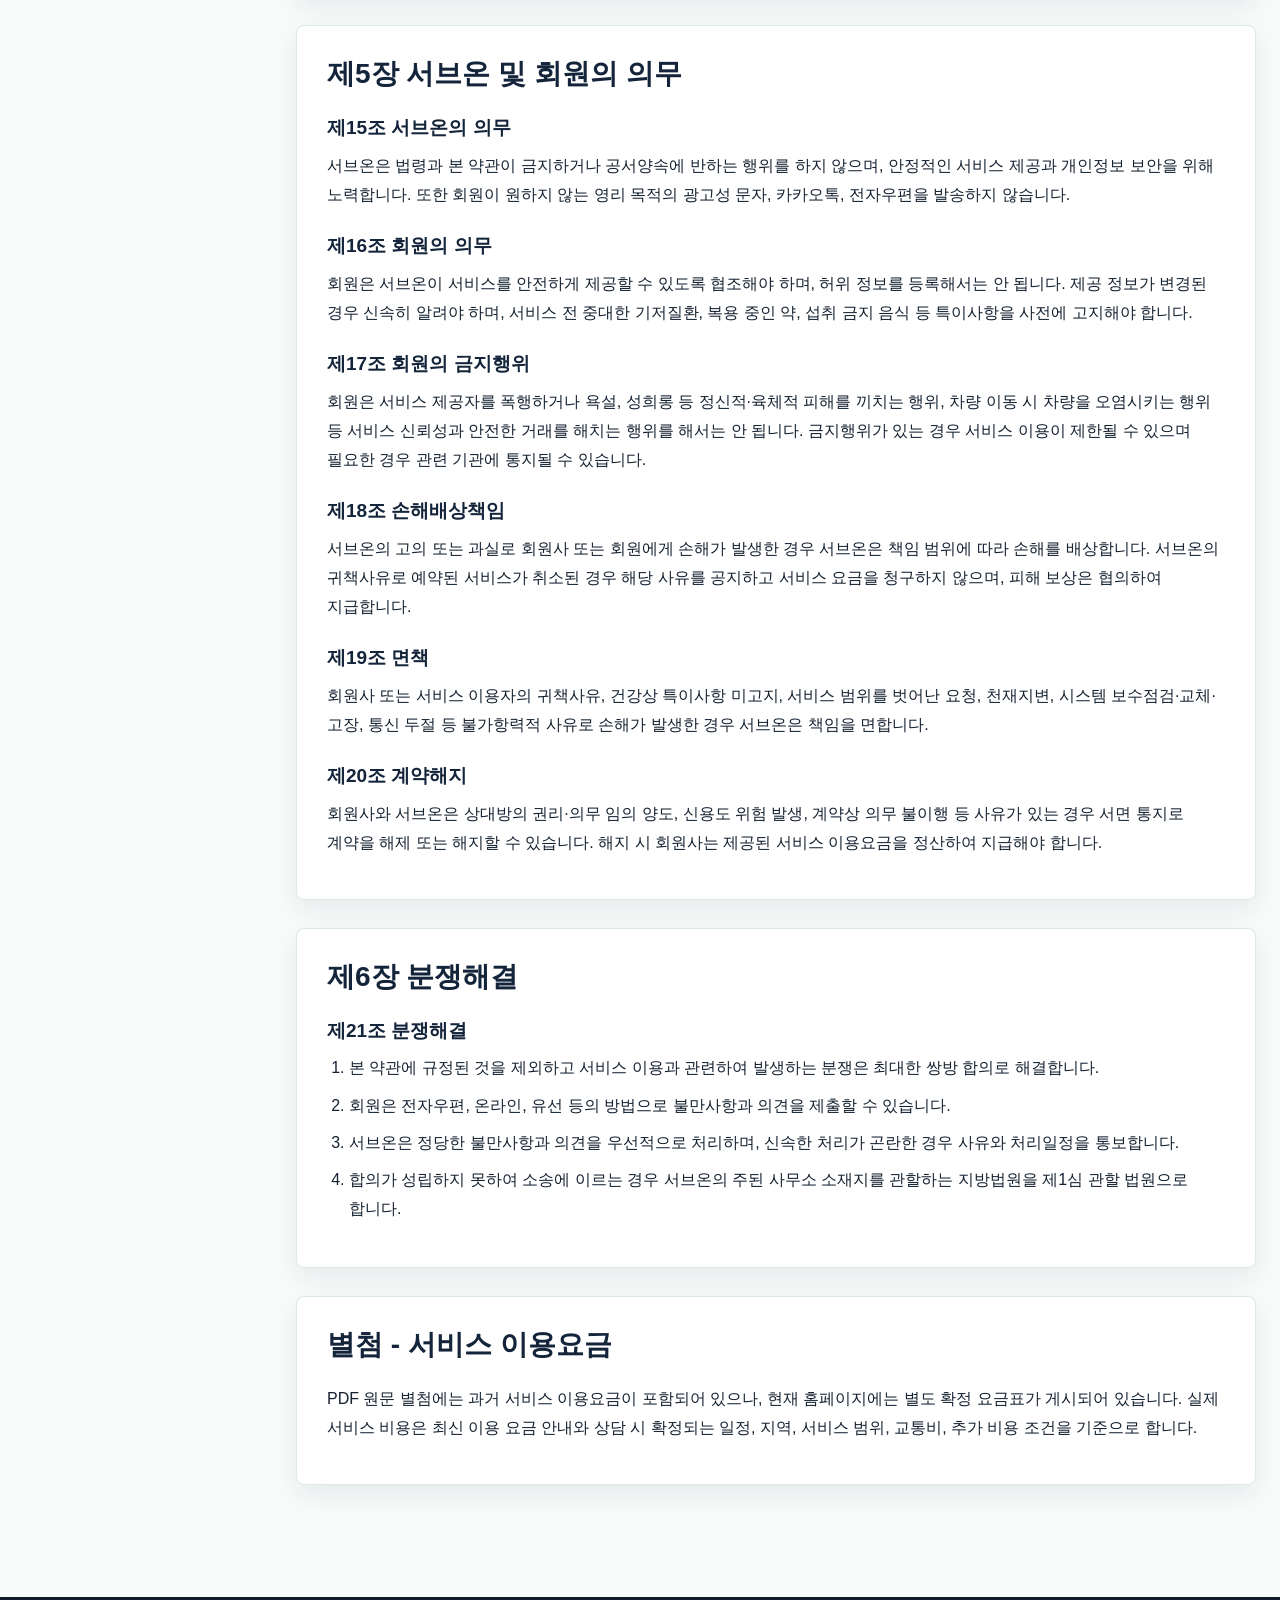
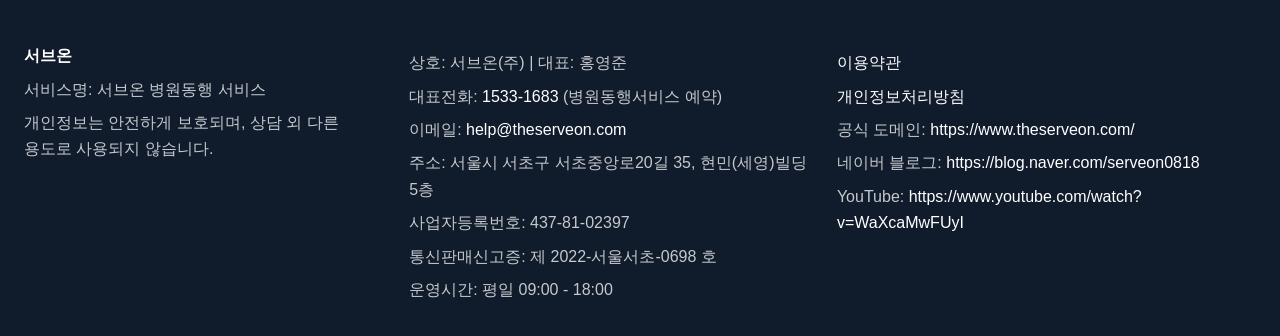
<file: terms.html>
<!doctype html>
<html lang="ko">
<head>
  <meta charset="UTF-8">
  <meta name="viewport" content="width=device-width, initial-scale=1.0">
  <title>서브온 이용약관 | 병원 정보 안내 및 동행서비스</title>
  <meta name="description" content="서브온 병원 정보 안내 및 병원동행 서비스 이용약관입니다. 서비스 범위, 예약, 요금, 개인정보 보호, 책임 제한, 분쟁 해결 기준을 안내합니다.">
  <link rel="canonical" href="https://www.theserveon.com/terms.html">
  <link rel="icon" type="image/svg+xml" href="favicon.svg">
  <meta property="og:type" content="website">
  <meta property="og:title" content="서브온 이용약관">
  <meta property="og:description" content="서브온 병원 정보 안내 및 병원동행 서비스 이용약관을 확인하세요.">
  <meta property="og:url" content="https://www.theserveon.com/terms.html">
  <meta property="og:image" content="https://www.theserveon.com/assets/serveon-hero.jpg">
  <link rel="stylesheet" href="styles.css">
  <script type="application/ld+json">{"@context":"https://schema.org","@type":"BreadcrumbList","itemListElement":[{"@type":"ListItem","position":1,"name":"홈","item":"https://www.theserveon.com/"},{"@type":"ListItem","position":2,"name":"이용약관","item":"https://www.theserveon.com/terms.html"}]}</script>
</head>
<body>
  <a class="skip-link" href="#main">본문 바로가기</a>
  <header class="site-header">
    <div class="header-inner">
      <a class="brand" href="index.html" aria-label="서브온 병원동행 서비스 홈"><span class="brand-mark" aria-hidden="true">S</span><span><strong>서브온</strong><small>Serve On</small></span></a>
      <nav class="primary-nav" id="primary-nav" aria-label="주요 메뉴"><a href="service.html">서비스 소개</a><a href="process.html">이용 절차</a><a href="managers.html">동행매니저</a><a href="care-report.html">케어리포트</a><a href="pricing.html">이용 요금</a><a href="customer-center.html">고객센터</a></nav>
      <div class="header-actions"><a class="header-phone" href="tel:1533-1683">1533-1683</a><a class="header-cta" href="customer-center.html#contact">가능 여부 확인</a></div>
      <button class="menu-toggle" type="button" aria-label="메뉴 열기" aria-controls="primary-nav" aria-expanded="false"><span></span><span></span><span></span></button>
    </div>
  </header>

  <main id="main" class="terms-page">
    <section class="sub-hero terms-hero">
      <div class="container sub-hero-grid">
        <div>
          <p class="eyebrow">Terms of Service</p>
          <h1>병원 정보 안내 및 동행서비스 이용약관</h1>
          <p>서브온 병원동행 서비스의 이용 조건, 서비스 범위, 예약 및 취소, 개인정보 보호, 책임 제한 기준을 안내합니다.</p>
        </div>
        <aside class="terms-summary" aria-label="약관 주요 정보">
          <dl>
            <div><dt>회사</dt><dd>서브온 주식회사</dd></div>
            <div><dt>시행일</dt><dd>2021년 9월 1일</dd></div>
            <div><dt>고객센터</dt><dd><a href="tel:1533-1683">1533-1683</a></dd></div>
            <div><dt>이메일</dt><dd><a href="mailto:help@theserveon.com">help@theserveon.com</a></dd></div>
          </dl>
        </aside>
      </div>
    </section>

    <section class="section">
      <div class="container terms-layout">
        <aside class="terms-toc" aria-label="약관 목차">
          <a href="#chapter-1">제1장 총칙</a>
          <a href="#chapter-2">제2장 계약 및 등록</a>
          <a href="#chapter-3">제3장 개인정보 보호</a>
          <a href="#chapter-4">제4장 책임 제한</a>
          <a href="#chapter-5">제5장 의무와 금지행위</a>
          <a href="#chapter-6">제6장 분쟁해결</a>
          <a href="#appendix">별첨 이용요금</a>
        </aside>

        <article class="terms-content">
          <div class="terms-notice">
            <strong>요금 안내</strong>
            <p>PDF 원문 별첨의 과거 요금표는 현재 홈페이지의 최신 요금 정책과 다를 수 있습니다. 실제 이용요금은 <a href="pricing.html">이용 요금 페이지</a> 및 상담 시 확정되는 조건을 기준으로 안내합니다.</p>
          </div>

          <section id="chapter-1">
            <h2>제1장 총칙</h2>
            <h3>제1조 목적</h3>
            <p>본 약관은 서브온이 제공하는 병원 예약 및 동행서비스 계약내용, 이용조건 및 절차에 관한 사항과 기타 필요한 사항을 규정함을 목적으로 합니다. PC통신, 모바일을 이용하는 전자거래에 대해서도 그 성질에 반하지 않는 한 이 약관을 준용합니다.</p>

            <h3>제2조 정의</h3>
            <ol>
              <li>기본서비스는 병원 정보 안내, 케어리포트 제공, 보험청구 서류접수 대행, 의료법률자문 연계, 건강검진 제휴 할인, 헬스케어 매거진 서비스를 말합니다.</li>
              <li>동행서비스는 서브온이 제공하는 병원에 동행하는 행위의 모든 서비스를 말합니다.</li>
              <li>회원사는 서브온 서비스를 이용하기 위하여 본 약관에 동의하고 회원가입을 신청한 업체를 말합니다.</li>
              <li>회원은 회원사에 소속되어 있으며 본 서비스를 이용하기 위하여 서브온에 등록된 자를 말합니다.</li>
              <li>회원의 가족은 회원의 직계가족, 배우자의 부모로 구성된 회원의 가족구성원을 말합니다.</li>
              <li>케어매니저는 회원에게 서비스를 제공하기 위해 서브온과 계약된 인원을 말합니다.</li>
              <li>이용요금은 월 정보이용료, 병원동행이용료, 차량이용료 등 서비스 이용과 관련하여 발생하는 금액을 말합니다.</li>
            </ol>

            <h3>제3조 약관의 효력 및 변경</h3>
            <ol>
              <li>본 약관의 내용은 서브온 홈페이지에 게시하거나, 인쇄된 약관을 회원에게 구두 설명 및 교부함으로써 효력이 발생합니다.</li>
              <li>서브온은 관계법령을 위배하지 않는 범위에서 본 약관을 변경할 수 있으며, 변경된 약관은 홈페이지 게시 등 같은 방법으로 공지함으로써 효력이 발생합니다.</li>
              <li>회원이 변경된 약관에 동의하지 않을 경우 계약해지를 요청할 수 있으며, 변경 약관의 효력 발생일 이후 계속 서비스를 이용하는 경우 변경된 약관에 동의한 것으로 간주합니다.</li>
            </ol>

            <h3>제4조 서비스의 내용 및 변경</h3>
            <p>서브온은 병원정보안내, 케어리포트, 보험청구 서류접수 대행, 의료법률 자문 연계, 건강검진 제휴 할인, 헬스케어 매거진, 병원동행서비스 및 기타 서브온이 정하는 서비스를 제공합니다.</p>
            <p>병원동행서비스는 케어매니저가 회원 또는 가족회원의 병원진료에 동행하여 필요한 업무를 지원하고, 당일 진행된 서비스 정보를 회원에게 제공하는 서비스입니다. 서비스별 제공범위는 서비스 이용 화면 또는 개별 이용조건에서 정한 바를 따릅니다.</p>
            <p>서브온은 불가피한 사정이 있는 경우 제공하는 서비스의 내용을 변경할 수 있으며, 변경된 서비스의 내용 및 제공일자를 명시하여 제공일자 7일 이전부터 공지합니다.</p>

            <h3>제5조 서비스의 중단</h3>
            <ol>
              <li>서브온은 시스템 보수점검, 교체, 고장, 통신 두절, 기타 불가항력적 사유가 발생한 경우 서비스 제공을 일시적으로 중단할 수 있습니다.</li>
              <li>서브온은 위 사유로 서비스 내용이 변경 또는 중단되어 회원에게 손해가 발생한 경우 배상하지 않습니다. 단, 서브온의 고의 또는 중과실이 있는 경우에는 그러하지 아니합니다.</li>
            </ol>

            <h3>제6조 이용 요금 등</h3>
            <ol>
              <li>서브온은 회원사와 계약을 맺고 각 서비스는 등록된 회원에게 제공합니다.</li>
              <li>제공된 서비스의 지불 주체는 계약 내용에 따라 회원사 또는 회원이며, 회원은 의료비, 약제비, 본인 식사비, 교통비 등 서비스 외 발생 비용을 부담합니다.</li>
              <li>서비스 비용은 홈페이지에 게시된 요금을 바탕으로 하며, 서비스 조건에 따라 추가 부과될 수 있습니다.</li>
              <li>매니저가 회원이 지정한 출발지에 도착하여 도착을 안내했음에도 회원이 30분 이내에 연락되지 않거나 서비스를 취소하는 경우 취소 수수료가 부과될 수 있습니다.</li>
            </ol>
            <table class="terms-table">
              <thead><tr><th>취소 조건</th><th>수수료</th></tr></thead>
              <tbody>
                <tr><td>48시간 이전 취소</td><td>없음</td></tr>
                <tr><td>24시간 이전 취소</td><td>서비스 요금의 30%</td></tr>
                <tr><td>당일 취소</td><td>서비스 요금의 50%</td></tr>
                <tr><td>노쇼 또는 매니저 도착 후 취소</td><td>서비스 요금의 100%</td></tr>
              </tbody>
            </table>
          </section>

          <section id="chapter-2">
            <h2>제2장 회원사 계약 및 회원등록</h2>
            <h3>제7조 계약</h3>
            <ol>
              <li>회원사는 서브온이 제시하는 회원가입신청서에 본 약관에 동의한다는 날인을 함으로써 최종 계약을 체결합니다.</li>
              <li>회원은 서브온이 정한 양식에 따라 회원정보를 기입하고 본 약관에 동의함으로써 회원 자격을 등록합니다.</li>
              <li>서브온은 등록 내용에 허위, 기재누락, 오기가 있거나 기술상 또는 업무 수행상 지장이 있다고 판단되는 경우 등록을 제한할 수 있습니다.</li>
              <li>회원사와 회원은 등록사항 변경 시 유선, 인터넷, 전자우편 또는 기타 방법으로 서브온에 통보해야 하며, 미통보로 인한 책임은 회원 또는 회원사에 있습니다.</li>
              <li>계약 기간은 계약일로부터 1년으로 하며, 계약만료 전 2개월 이내에 이의가 없는 경우 1년씩 자동 연장됩니다.</li>
            </ol>

            <h3>제8조 탈퇴 및 자격 상실</h3>
            <p>회원 또는 회원사는 언제든지 서비스 해지를 요청할 수 있으며, 서브온은 미수금 등 정산 이슈가 없는 한 즉시 해지를 처리합니다. 허위 정보 기재, 타인의 서비스 이용 방해, 채무 불이행, 법령 또는 약관 위반, 서비스 정상 운영 방해 사유가 있는 경우 서브온은 회원 자격을 해지할 수 있습니다.</p>

            <h3>제9조 서비스 정의 및 범위</h3>
            <p>서비스 제공범위는 계약된 회원사에서 등록을 요청한 임직원과 그 가족입니다. 병원 동행서비스는 진료에 필요한 이동, 접수, 수납, 진료 및 치료 동행, 의사 소견 기록 후 전달 등 진료 관련 제반 업무에 한합니다. 병원 진료 이외의 타 활동 지원은 제공하지 않으며, 출발지역 및 도착지역 이외의 지역은 서비스하지 않습니다.</p>
            <p>별도 공지 이전까지 서비스는 서울, 경기, 인천 지역으로 제한될 수 있습니다. 정보안내 및 연계 서비스의 경우 서브온은 단순 중개인으로서의 역할을 수행하며, 제반 문제 발생에 대하여 책임을 지지 않습니다.</p>

            <h3>제10조 서비스 예약 및 성립</h3>
            <ol>
              <li>회원은 유선, 모바일, 홈페이지, 카카오톡 서비스를 통하여 서비스를 신청할 수 있습니다.</li>
              <li>서비스 신청 시 성명, 전화번호, 주소, 서비스에 따라 필요한 정보, 병원 방문 목적, 특이사항, 약관 및 개인정보 수집 동의, 서비스 제공 일시 선택이 필요할 수 있습니다.</li>
              <li>신청 내용에 허위, 기재누락, 오기가 있거나 서비스 요청 승낙이 기술상 현저히 곤란한 경우 서브온은 신청을 제한할 수 있습니다.</li>
              <li>예약완료 안내를 받은 경우 서비스 신청이 최종 성립된 것으로 간주합니다.</li>
            </ol>

            <h3>제11조 서비스 요금 및 지급방법</h3>
            <p>서비스 요금은 홈페이지 최신 고지 및 상담 시 확정된 조건을 기준으로 합니다. 회원사 계약의 경우 서비스 제공 내역 및 세금계산서 발행, 청구일, 결제 방식은 회원사와의 계약 조건에 따릅니다. 납부 지연 시 서비스 이용이 제한될 수 있습니다.</p>

            <h3>제12조 변경 통지</h3>
            <p>회원사와 서브온은 계약내용에 영향을 미칠 수 있는 주요사항이 변경되는 경우 상대방에게 통지해야 합니다. 정부 정책, 법규 개정, 물가 상승 등으로 서비스 제공 환경이 변경되는 경우 양사 협의를 통해 비용 조정, 내용 변경, 중지 등을 반영할 수 있습니다.</p>
          </section>

          <section id="chapter-3">
            <h2>제3장 개인정보의 보호 및 관리</h2>
            <h3>제13조 개인정보의 보호 및 관리</h3>
            <ol>
              <li>서브온은 관계 법령이 정하는 바에 따라 회원정보를 보호하기 위해 노력하며, 개인정보 보호 및 사용에 대해서는 관계법령 및 별도로 고지하는 개인정보처리방침이 적용됩니다.</li>
              <li>회원사와 서브온은 계약 이행 과정에서 알게 된 영업상 비밀, 영업정책, 서비스 이용자의 개인정보를 누설하지 않아야 하며, 이 의무는 계약 종료 후에도 유지됩니다.</li>
              <li>서브온은 서비스 제공 업무 수행 목적 이외에는 개인정보를 이용할 수 없으며, 개인정보 접근 및 활용에 대한 기록관리와 관리책임자를 지정합니다.</li>
              <li>서브온이 제3자에게 회원 또는 이용자의 개인정보를 제공할 필요가 있는 경우 제공받는 자, 이용 목적, 제공 항목, 보유 및 이용기간을 알리고 동의를 받습니다. 일부 서비스는 미동의 시 제공이 제한될 수 있습니다.</li>
            </ol>
          </section>

          <section id="chapter-4">
            <h2>제4장 서비스에 관한 책임의 제한</h2>
            <h3>제14조 서비스에 관한 책임의 제한</h3>
            <ol>
              <li>서브온은 회원의 진료내용이 제3자에게 유출되지 않도록 보안 유지에 노력합니다. 다만 회원의 부주의, 회원 가족의 요청, 천재지변 등 불가항력으로 정보가 공개 또는 훼손된 경우 책임을 지지 않습니다.</li>
              <li>서비스 이용 중 진행된 내용은 특정 개인을 식별할 수 없는 형태로 서비스 개선을 위한 참고 목적으로 사용할 수 있습니다.</li>
              <li>케어리포트에 포함된 의사 소견은 의사의 구두 발언을 바탕으로 케어매니저가 작성한 내용이며 공식적인 의학적 의견이 될 수 없습니다.</li>
              <li>진단명, 치료비, 검사비, 의약품 가격 등 의료행위에 준하는 요청이 있는 경우 서비스 신청을 거절할 수 있습니다.</li>
              <li>서브온이 제공하는 건강 관련 정보는 전문적인 의학적 진단, 진료, 치료를 대신할 수 없으며, 특정 검사, 제품, 치료법을 보증하지 않습니다.</li>
            </ol>
          </section>

          <section id="chapter-5">
            <h2>제5장 서브온 및 회원의 의무</h2>
            <h3>제15조 서브온의 의무</h3>
            <p>서브온은 법령과 본 약관이 금지하거나 공서양속에 반하는 행위를 하지 않으며, 안정적인 서비스 제공과 개인정보 보안을 위해 노력합니다. 또한 회원이 원하지 않는 영리 목적의 광고성 문자, 카카오톡, 전자우편을 발송하지 않습니다.</p>

            <h3>제16조 회원의 의무</h3>
            <p>회원은 서브온이 서비스를 안전하게 제공할 수 있도록 협조해야 하며, 허위 정보를 등록해서는 안 됩니다. 제공 정보가 변경된 경우 신속히 알려야 하며, 서비스 전 중대한 기저질환, 복용 중인 약, 섭취 금지 음식 등 특이사항을 사전에 고지해야 합니다.</p>

            <h3>제17조 회원의 금지행위</h3>
            <p>회원은 서비스 제공자를 폭행하거나 욕설, 성희롱 등 정신적·육체적 피해를 끼치는 행위, 차량 이동 시 차량을 오염시키는 행위 등 서비스 신뢰성과 안전한 거래를 해치는 행위를 해서는 안 됩니다. 금지행위가 있는 경우 서비스 이용이 제한될 수 있으며 필요한 경우 관련 기관에 통지될 수 있습니다.</p>

            <h3>제18조 손해배상책임</h3>
            <p>서브온의 고의 또는 과실로 회원사 또는 회원에게 손해가 발생한 경우 서브온은 책임 범위에 따라 손해를 배상합니다. 서브온의 귀책사유로 예약된 서비스가 취소된 경우 해당 사유를 공지하고 서비스 요금을 청구하지 않으며, 피해 보상은 협의하여 지급합니다.</p>

            <h3>제19조 면책</h3>
            <p>회원사 또는 서비스 이용자의 귀책사유, 건강상 특이사항 미고지, 서비스 범위를 벗어난 요청, 천재지변, 시스템 보수점검·교체·고장, 통신 두절 등 불가항력적 사유로 손해가 발생한 경우 서브온은 책임을 면합니다.</p>

            <h3>제20조 계약해지</h3>
            <p>회원사와 서브온은 상대방의 권리·의무 임의 양도, 신용도 위험 발생, 계약상 의무 불이행 등 사유가 있는 경우 서면 통지로 계약을 해제 또는 해지할 수 있습니다. 해지 시 회원사는 제공된 서비스 이용요금을 정산하여 지급해야 합니다.</p>
          </section>

          <section id="chapter-6">
            <h2>제6장 분쟁해결</h2>
            <h3>제21조 분쟁해결</h3>
            <ol>
              <li>본 약관에 규정된 것을 제외하고 서비스 이용과 관련하여 발생하는 분쟁은 최대한 쌍방 합의로 해결합니다.</li>
              <li>회원은 전자우편, 온라인, 유선 등의 방법으로 불만사항과 의견을 제출할 수 있습니다.</li>
              <li>서브온은 정당한 불만사항과 의견을 우선적으로 처리하며, 신속한 처리가 곤란한 경우 사유와 처리일정을 통보합니다.</li>
              <li>합의가 성립하지 못하여 소송에 이르는 경우 서브온의 주된 사무소 소재지를 관할하는 지방법원을 제1심 관할 법원으로 합니다.</li>
            </ol>
          </section>

          <section id="appendix">
            <h2>별첨 - 서비스 이용요금</h2>
            <p>PDF 원문 별첨에는 과거 서비스 이용요금이 포함되어 있으나, 현재 홈페이지에는 별도 확정 요금표가 게시되어 있습니다. 실제 서비스 비용은 최신 <a href="pricing.html">이용 요금 안내</a>와 상담 시 확정되는 일정, 지역, 서비스 범위, 교통비, 추가 비용 조건을 기준으로 합니다.</p>
          </section>
        </article>
      </div>
    </section>
  </main>

  <footer class="site-footer">
    <div class="container footer-grid"><div><strong>서브온</strong><p>서비스명: 서브온 병원동행 서비스</p><p>개인정보는 안전하게 보호되며, 상담 외 다른 용도로 사용되지 않습니다.</p></div><address><p>상호: 서브온(주) | 대표: 홍영준</p><p>대표전화: <a href="tel:1533-1683">1533-1683</a> (병원동행서비스 예약)</p><p>이메일: <a href="mailto:help@theserveon.com">help@theserveon.com</a></p><p>주소: 서울시 서초구 서초중앙로20길 35, 현민(세영)빌딩 5층</p><p>사업자등록번호: 437-81-02397</p><p>통신판매신고증: 제 2022-서울서초-0698 호</p><p>운영시간: 평일 09:00 - 18:00</p></address><div><p><a href="terms.html">이용약관</a></p><p><a href="privacy.html">개인정보처리방침</a></p><p>공식 도메인: <a href="https://www.theserveon.com/" target="_blank" rel="noopener noreferrer">https://www.theserveon.com/</a></p><p>네이버 블로그: <a href="https://blog.naver.com/serveon0818" target="_blank" rel="noopener noreferrer">https://blog.naver.com/serveon0818</a></p><p>YouTube: <a href="https://www.youtube.com/watch?v=WaXcaMwFUyI" target="_blank" rel="noopener noreferrer">https://www.youtube.com/watch?v=WaXcaMwFUyI</a></p></div></div>
  </footer>
  <script src="script.js"></script>
</body>
</html>
</file>
<file: styles.css>
:root {
  --green: #0f4f45;
  --green-dark: #083730;
  --green-soft: #dff2eb;
  --navy: #14243a;
  --navy-soft: #223650;
  --mint: #e9f7f2;
  --mint-strong: #bfe6d8;
  --cream: #fbfaf6;
  --ink: #152231;
  --muted: #667383;
  --line: #dce9e5;
  --white: #ffffff;
  --shadow-sm: 0 10px 26px rgba(20, 36, 58, 0.08);
  --shadow-md: 0 22px 56px rgba(15, 79, 69, 0.14);
  --shadow-lg: 0 32px 80px rgba(20, 36, 58, 0.18);
  --radius: 8px;
  --target-green: #0e6b4c;
  --target-green-dark: #084b36;
  --target-navy: #0f2746;
  --target-mint: #eef7f2;
  --target-ivory: #faf7f0;
  --target-border: #dfe7e2;
  --target-shadow: 0 16px 40px rgba(15, 39, 70, 0.08);
  --target-radius-lg: 28px;
  --target-radius-md: 20px;
}

* {
  box-sizing: border-box;
}

html {
  scroll-behavior: smooth;
}

body {
  margin: 0;
  font-family: "Pretendard", "Apple SD Gothic Neo", "Malgun Gothic", Arial, sans-serif;
  color: var(--ink);
  background: var(--white);
  line-height: 1.65;
}

a {
  color: inherit;
  text-decoration: none;
}

button,
a {
  -webkit-tap-highlight-color: transparent;
}

.skip-link {
  position: absolute;
  left: 16px;
  top: -48px;
  z-index: 100;
  padding: 10px 14px;
  background: var(--navy);
  color: var(--white);
  border-radius: var(--radius);
}

.skip-link:focus {
  top: 16px;
}

.container {
  width: min(1240px, calc(100% - 48px));
  margin: 0 auto;
}

.site-header {
  position: sticky;
  top: 0;
  z-index: 30;
  border-bottom: 1px solid rgba(220, 233, 229, 0.9);
  background: rgba(255, 255, 255, 0.92);
  backdrop-filter: blur(14px);
}

.header-inner {
  width: min(1240px, calc(100% - 40px));
  min-height: 76px;
  margin: 0 auto;
  display: flex;
  align-items: center;
  gap: 20px;
}

.brand {
  display: inline-flex;
  align-items: center;
  gap: 11px;
  min-width: 146px;
}

.brand-mark {
  display: grid;
  place-items: center;
  width: 42px;
  height: 42px;
  border-radius: 50%;
  background: var(--green);
  color: var(--white);
  font-weight: 900;
}

.brand strong,
.brand small {
  display: block;
  line-height: 1.12;
}

.brand strong {
  font-size: 18px;
}

.brand small {
  margin-top: 3px;
  color: var(--muted);
  font-size: 12px;
}

.primary-nav {
  display: flex;
  align-items: center;
  gap: 22px;
  margin-left: auto;
  color: var(--navy);
  font-size: 15px;
  font-weight: 800;
}

.primary-nav a {
  padding: 12px 0;
  border-bottom: 2px solid transparent;
}

.primary-nav a.is-active {
  color: var(--green);
  border-bottom-color: var(--green);
}

.header-actions {
  display: flex;
  align-items: center;
  gap: 10px;
}

.header-phone {
  min-height: 42px;
  display: inline-flex;
  flex-direction: column;
  align-items: center;
  justify-content: center;
  padding: 0 14px;
  border: 1px solid var(--line);
  border-radius: var(--radius);
  color: var(--green);
  font-weight: 900;
  line-height: 1.15;
}

.header-phone::after {
  content: "평일 09:00 - 18:00";
  margin-top: 3px;
  color: var(--muted);
  font-size: 11px;
  font-weight: 800;
}

.header-cta,
.btn {
  min-height: 48px;
  display: inline-flex;
  align-items: center;
  justify-content: center;
  padding: 0 22px;
  border: 1px solid transparent;
  border-radius: var(--radius);
  font-weight: 900;
  line-height: 1.2;
  text-align: center;
}

.header-cta,
.btn-primary {
  background: var(--green);
  color: var(--white);
  box-shadow: 0 13px 28px rgba(15, 79, 69, 0.22);
}

.btn-secondary {
  background: var(--white);
  color: var(--green);
  border-color: var(--mint-strong);
  box-shadow: var(--shadow-sm);
}

.menu-toggle {
  display: none;
  width: 44px;
  height: 44px;
  border: 1px solid var(--line);
  border-radius: var(--radius);
  background: var(--white);
}

.menu-toggle span {
  display: block;
  width: 19px;
  height: 2px;
  margin: 4px auto;
  background: var(--navy);
}

.section {
  padding: 112px 0;
}

.section-soft {
  background: linear-gradient(180deg, #f6fbf9 0%, #fff 100%);
}

.eyebrow {
  margin: 0 0 12px;
  color: var(--green);
  font-size: 14px;
  font-weight: 900;
  letter-spacing: 0;
}

h1,
h2,
h3,
p,
li {
  word-break: keep-all;
}

h1 {
  width: 1px;
  height: 1px;
  position: absolute;
  overflow: hidden;
  clip: rect(0, 0, 0, 0);
}

h2 {
  margin: 0;
  color: var(--navy);
  font-size: 39px;
  line-height: 1.25;
  letter-spacing: 0;
}

h3 {
  margin: 0;
  color: var(--navy);
  font-size: 18px;
  line-height: 1.35;
}

.section-heading {
  max-width: 780px;
  margin-bottom: 40px;
}

.section-heading p:not(.eyebrow) {
  margin: 14px 0 0;
  color: var(--muted);
  font-size: 17px;
}

.hero {
  position: relative;
  overflow: hidden;
  padding: 82px 0 64px;
  background:
    linear-gradient(135deg, rgba(233, 247, 242, 0.96), rgba(255, 255, 255, 0.88) 52%, rgba(223, 242, 235, 0.9)),
    radial-gradient(circle at 72% 18%, rgba(191, 230, 216, 0.42), transparent 36%);
}

.hero-grid {
  display: grid;
  grid-template-columns: minmax(0, 0.98fr) minmax(430px, 1.02fr);
  gap: 54px;
  align-items: center;
}

.hero-copy {
  padding: 28px 0;
}

.hero-lead {
  margin: 0 0 22px;
  color: var(--navy);
  font-size: 54px;
  font-weight: 900;
  line-height: 1.12;
  letter-spacing: 0;
}

.hero-subcopy {
  max-width: 620px;
  margin: 0 0 30px;
  color: #526170;
  font-size: 19px;
}

.hero-actions {
  display: flex;
  flex-wrap: wrap;
  gap: 12px;
  margin-bottom: 28px;
}

.feature-list {
  display: grid;
  grid-template-columns: repeat(2, minmax(0, 1fr));
  gap: 12px;
  margin: 0;
  padding: 0;
  list-style: none;
}

.feature-list li {
  min-height: 58px;
  display: flex;
  align-items: center;
  gap: 10px;
  padding: 14px 16px;
  border: 1px solid rgba(15, 79, 69, 0.13);
  border-radius: var(--radius);
  background: rgba(255, 255, 255, 0.78);
  color: var(--navy);
  font-weight: 850;
  box-shadow: 0 10px 26px rgba(15, 79, 69, 0.06);
}

.feature-icon {
  flex: 0 0 auto;
  display: grid;
  place-items: center;
  width: 24px;
  height: 24px;
  border-radius: 50%;
  background: var(--green);
  color: var(--white);
  font-size: 13px;
}

.hero-visual {
  position: relative;
  min-height: 610px;
  padding: 26px;
  border: 1px solid rgba(191, 230, 216, 0.9);
  border-radius: 8px;
  background: linear-gradient(145deg, #ffffff 0%, #f2fbf7 100%);
  box-shadow: var(--shadow-lg);
}

.visual-scene {
  position: relative;
  height: 198px;
  border-radius: var(--radius);
  background:
    linear-gradient(180deg, rgba(255, 255, 255, 0.5), rgba(233, 247, 242, 0.8)),
    linear-gradient(135deg, rgba(15, 79, 69, 0.12), rgba(20, 36, 58, 0.08));
  overflow: hidden;
}

.visual-scene::before {
  content: "";
  position: absolute;
  left: 9%;
  right: 9%;
  bottom: 27px;
  height: 42px;
  border-radius: 999px 999px 0 0;
  background: rgba(255, 255, 255, 0.78);
}

.avatar {
  position: absolute;
  bottom: 42px;
  width: 118px;
  height: 118px;
}

.avatar.elder {
  left: 18%;
}

.avatar.manager {
  right: 17%;
}

.avatar-head {
  position: absolute;
  left: 39px;
  top: 5px;
  width: 40px;
  height: 40px;
  border-radius: 50%;
  background: #f1c9aa;
  box-shadow: inset 0 -7px 0 rgba(20, 36, 58, 0.08);
}

.avatar-body {
  position: absolute;
  left: 18px;
  bottom: 0;
  width: 82px;
  height: 76px;
  border-radius: 38px 38px 12px 12px;
  background: var(--green);
}

.avatar.manager .avatar-body {
  background: var(--navy);
}

.avatar.manager::after {
  content: "";
  position: absolute;
  right: -30px;
  top: 62px;
  width: 52px;
  height: 10px;
  border-radius: 999px;
  background: var(--navy);
  transform: rotate(-14deg);
}

.scene-label {
  position: absolute;
  left: 20px;
  bottom: 18px;
  padding: 9px 12px;
  border-radius: var(--radius);
  background: rgba(255, 255, 255, 0.9);
  color: var(--green-dark);
  font-size: 13px;
  font-weight: 900;
}

.progress-panel {
  margin-top: 18px;
  padding: 22px;
  border: 1px solid var(--line);
  border-radius: var(--radius);
  background: var(--white);
  box-shadow: var(--shadow-sm);
}

.panel-header {
  display: flex;
  justify-content: space-between;
  gap: 18px;
  align-items: center;
  margin-bottom: 18px;
}

.panel-header span {
  color: var(--muted);
  font-weight: 800;
}

.panel-header strong {
  padding: 7px 11px;
  border-radius: 999px;
  background: var(--mint);
  color: var(--green);
  font-size: 13px;
}

.progress-steps {
  position: relative;
  display: grid;
  gap: 13px;
  margin: 0;
  padding: 0;
  list-style: none;
}

.progress-steps::before {
  content: "";
  position: absolute;
  left: 9px;
  top: 12px;
  bottom: 12px;
  width: 2px;
  background: var(--line);
}

.progress-steps li {
  position: relative;
  display: flex;
  align-items: center;
  gap: 12px;
  color: var(--muted);
  font-weight: 800;
}

.progress-steps li span {
  position: relative;
  z-index: 1;
  width: 20px;
  height: 20px;
  border: 4px solid var(--line);
  border-radius: 50%;
  background: var(--white);
}

.progress-steps .is-done,
.progress-steps .is-current {
  color: var(--navy);
}

.progress-steps .is-done span,
.progress-steps .is-current span {
  border-color: var(--green);
}

.progress-steps .is-current span {
  box-shadow: 0 0 0 6px rgba(15, 79, 69, 0.12);
}

.floating-report {
  position: absolute;
  right: -18px;
  bottom: 28px;
  width: 252px;
  padding: 20px;
  border: 1px solid rgba(191, 230, 216, 0.9);
  border-radius: var(--radius);
  background: var(--navy);
  color: var(--white);
  box-shadow: var(--shadow-md);
}

.floating-report strong,
.floating-report span {
  display: block;
}

.floating-report strong {
  margin-bottom: 12px;
  font-size: 20px;
}

.floating-report span {
  padding: 9px 0;
  border-top: 1px solid rgba(255, 255, 255, 0.14);
  color: rgba(255, 255, 255, 0.82);
  font-size: 14px;
}

.trust-bar {
  background: var(--navy);
  color: var(--white);
}

.trust-grid {
  display: grid;
  grid-template-columns: repeat(5, minmax(0, 1fr));
}

.trust-grid div {
  min-height: 132px;
  display: grid;
  align-content: center;
  gap: 8px;
  padding: 24px 28px;
  border-left: 1px solid rgba(255, 255, 255, 0.12);
}

.trust-grid div:last-child {
  border-right: 1px solid rgba(255, 255, 255, 0.12);
}

.trust-grid strong {
  color: var(--mint-strong);
  font-size: 31px;
  line-height: 1.1;
}

.trust-grid span {
  color: rgba(255, 255, 255, 0.72);
  font-weight: 800;
}

.timeline-list {
  position: relative;
  display: grid;
  grid-template-columns: repeat(4, minmax(0, 1fr));
  gap: 18px;
  margin: 0 0 22px;
  padding: 0;
  list-style: none;
}

.timeline-list li {
  position: relative;
  min-height: 156px;
  padding: 22px;
  border: 1px solid var(--line);
  border-radius: var(--radius);
  background: var(--white);
  box-shadow: var(--shadow-sm);
}

.timeline-list li:not(:nth-child(4n))::after {
  content: "";
  position: absolute;
  top: 43px;
  right: -18px;
  width: 18px;
  height: 2px;
  background: var(--mint-strong);
}

.step-badge {
  display: grid;
  place-items: center;
  width: 42px;
  height: 42px;
  margin-bottom: 18px;
  border-radius: 50%;
  background: var(--navy);
  color: var(--mint-strong);
  font-weight: 900;
}

.timeline-list li:last-child .step-badge {
  background: var(--green);
  color: var(--white);
}

.timeline-list i {
  position: absolute;
  right: 20px;
  top: 22px;
  display: grid;
  place-items: center;
  width: 42px;
  height: 42px;
  border-radius: 50%;
  background: var(--mint);
  color: var(--green);
  font-style: normal;
  font-weight: 900;
}

.timeline-list strong {
  display: block;
  color: var(--navy);
  font-size: 18px;
  line-height: 1.4;
}

.support-grid {
  display: grid;
  grid-template-columns: repeat(3, minmax(0, 1fr));
  gap: 18px;
}

.support-grid article {
  padding: 24px;
  border: 1px solid var(--line);
  border-radius: var(--radius);
  background: linear-gradient(135deg, var(--white), #f7fcfa);
  box-shadow: var(--shadow-sm);
}

.support-grid article > span {
  display: inline-grid;
  place-items: center;
  width: 42px;
  height: 42px;
  margin-bottom: 14px;
  border-radius: 50%;
  background: var(--green);
  color: var(--white);
  font-size: 12px;
  font-weight: 900;
}

.support-grid p,
.need-grid p,
.why-grid p {
  margin: 10px 0 0;
  color: var(--muted);
}

.need-grid {
  display: grid;
  grid-template-columns: repeat(3, minmax(0, 1fr));
  gap: 18px;
}

.need-grid article {
  min-height: 196px;
  padding: 24px;
  border: 1px solid var(--line);
  border-radius: var(--radius);
  background: var(--white);
  box-shadow: var(--shadow-sm);
}

.need-grid article > span {
  display: grid;
  place-items: center;
  width: 30px;
  height: 30px;
  margin-bottom: 18px;
  border-radius: 50%;
  background: var(--mint);
  color: var(--green);
  font-weight: 900;
}

.section-cta {
  margin-top: 30px;
  text-align: center;
}

.why-grid {
  display: grid;
  grid-template-columns: repeat(3, minmax(0, 1fr));
  gap: 18px;
}

.why-grid article {
  min-height: 218px;
  padding: 26px;
  border: 1px solid var(--line);
  border-radius: var(--radius);
  background: var(--white);
  box-shadow: var(--shadow-sm);
}

.why-grid article > span {
  display: grid;
  place-items: center;
  width: 58px;
  height: 58px;
  margin-bottom: 22px;
  border-radius: 50%;
  background: var(--navy);
  color: var(--mint-strong);
  font-size: 24px;
}

.why-grid strong {
  display: block;
  color: var(--navy);
  font-size: 21px;
}

.report-section {
  overflow: hidden;
  background:
    linear-gradient(135deg, var(--green-dark), var(--navy) 72%),
    var(--navy);
  color: var(--white);
}

.report-grid,
.video-grid {
  display: grid;
  grid-template-columns: minmax(0, 0.9fr) minmax(360px, 0.85fr);
  gap: 70px;
  align-items: center;
}

.report-section h2,
.report-section .eyebrow {
  color: var(--white);
}

.report-copy p {
  max-width: 620px;
  margin: 22px 0;
  color: rgba(255, 255, 255, 0.78);
  font-size: 18px;
}

.report-copy > strong {
  display: inline-flex;
  padding: 12px 15px;
  border: 1px solid rgba(255, 255, 255, 0.18);
  border-radius: var(--radius);
  background: rgba(255, 255, 255, 0.08);
  color: var(--mint-strong);
}

.phone-mockup {
  width: min(100%, 386px);
  margin-left: auto;
  padding: 16px;
  border: 1px solid rgba(255, 255, 255, 0.2);
  border-radius: 36px;
  background: rgba(255, 255, 255, 0.12);
  box-shadow: 0 34px 72px rgba(0, 0, 0, 0.22);
}

.phone-top {
  width: 82px;
  height: 6px;
  margin: 0 auto 14px;
  border-radius: 999px;
  background: rgba(255, 255, 255, 0.42);
}

.phone-screen {
  min-height: 520px;
  padding: 22px;
  border-radius: 26px;
  background: var(--white);
  color: var(--ink);
}

.report-head,
.report-summary,
.phone-screen li {
  border-radius: var(--radius);
}

.report-head {
  padding: 18px;
  background: var(--navy);
  color: var(--white);
}

.report-head span,
.report-head strong,
.report-summary span,
.report-summary strong {
  display: block;
}

.report-head span {
  color: rgba(255, 255, 255, 0.72);
  font-size: 13px;
}

.report-head strong {
  margin-top: 8px;
  font-size: 26px;
}

.report-summary {
  margin: 14px 0;
  padding: 16px;
  background: var(--mint);
}

.report-summary span {
  color: var(--muted);
  font-size: 13px;
  font-weight: 800;
}

.report-summary strong {
  margin-top: 6px;
  color: var(--green-dark);
}

.phone-screen ul {
  display: grid;
  gap: 10px;
  margin: 0;
  padding: 0;
  list-style: none;
}

.phone-screen li {
  display: flex;
  justify-content: space-between;
  gap: 12px;
  padding: 14px;
  border: 1px solid var(--line);
  background: #fbfefd;
  font-weight: 850;
}

.phone-screen b {
  color: var(--green);
}

.video-section {
  background: var(--cream);
}

.video-section p {
  color: var(--muted);
  font-size: 17px;
}

.video-frame {
  padding: 14px;
  border: 1px solid var(--line);
  border-radius: var(--radius);
  background: var(--white);
  box-shadow: var(--shadow-md);
}

.video-frame iframe {
  display: block;
  width: 100%;
  aspect-ratio: 16 / 9;
  border: 0;
  border-radius: var(--radius);
  background: var(--mint);
}

.pricing-layout {
  display: grid;
  grid-template-columns: minmax(0, 1fr) 360px;
  gap: 22px;
  align-items: stretch;
}

.pricing-grid {
  display: grid;
  grid-template-columns: repeat(2, minmax(0, 1fr));
  gap: 16px;
}

.pricing-grid article,
.included-panel {
  border: 1px solid var(--line);
  border-radius: var(--radius);
  background: var(--white);
  box-shadow: var(--shadow-sm);
}

.pricing-grid article {
  padding: 26px;
}

.pricing-grid span,
.pricing-grid strong {
  display: block;
}

.pricing-grid span {
  color: var(--muted);
  font-weight: 850;
}

.pricing-grid strong {
  margin-top: 10px;
  color: var(--green-dark);
  font-size: 30px;
  line-height: 1.15;
}

.included-panel {
  padding: 28px;
  background: var(--navy);
  color: var(--white);
}

.included-panel h3 {
  color: var(--white);
  margin-bottom: 18px;
}

.included-panel ul {
  display: grid;
  gap: 10px;
  margin: 0;
  padding: 0;
  list-style: none;
}

.included-panel li {
  position: relative;
  padding-left: 24px;
  color: rgba(255, 255, 255, 0.82);
  font-weight: 800;
}

.included-panel li::before {
  content: "✓";
  position: absolute;
  left: 0;
  color: var(--mint-strong);
}

.notice {
  margin: 22px 0 0;
  padding: 17px 18px;
  border: 1px solid var(--line);
  border-radius: var(--radius);
  background: var(--white);
  color: var(--muted);
}

.faq-section {
  background: var(--white);
}

.faq-layout {
  display: grid;
  grid-template-columns: 360px minmax(0, 1fr);
  gap: 44px;
  align-items: start;
}

.faq-list {
  display: grid;
  gap: 12px;
}

.faq-item {
  border: 1px solid var(--line);
  border-radius: var(--radius);
  background: var(--white);
  box-shadow: var(--shadow-sm);
  overflow: hidden;
}

.faq-item button {
  position: relative;
  width: 100%;
  min-height: 72px;
  padding: 21px 62px 21px 22px;
  border: 0;
  background: var(--white);
  color: var(--navy);
  text-align: left;
  font: inherit;
  font-size: 18px;
  font-weight: 900;
  cursor: pointer;
}

.faq-item button::after {
  content: "+";
  position: absolute;
  right: 22px;
  top: 50%;
  display: grid;
  place-items: center;
  width: 30px;
  height: 30px;
  border-radius: 50%;
  background: var(--mint);
  color: var(--green);
  font-size: 22px;
  line-height: 1;
  transform: translateY(-50%) rotate(0deg);
  transition: transform 0.25s ease, background 0.25s ease, color 0.25s ease;
}

.faq-item.is-open button::after {
  content: "+";
  background: var(--green);
  color: var(--white);
  transform: translateY(-50%) rotate(135deg);
}

.faq-panel {
  display: grid;
  grid-template-rows: 0fr;
  padding: 0 22px;
  overflow: hidden;
  color: var(--muted);
  transition: grid-template-rows 0.28s ease, padding 0.28s ease;
}

.faq-panel > p {
  overflow: hidden;
  min-height: 0;
}

.faq-item.is-open .faq-panel {
  grid-template-rows: 1fr;
  padding: 0 22px 24px;
}

.faq-panel p {
  margin: 0;
}

.channels-section {
  background: linear-gradient(180deg, #f8fcfa, #fff);
}

.channel-grid {
  display: grid;
  grid-template-columns: repeat(4, minmax(0, 1fr));
  gap: 16px;
}

.channel-grid a {
  min-height: 154px;
  display: grid;
  align-content: start;
  gap: 10px;
  padding: 22px;
  border: 1px solid var(--line);
  border-radius: var(--radius);
  background: var(--white);
  box-shadow: var(--shadow-sm);
}

.channel-grid a::before {
  content: "";
  width: 34px;
  height: 4px;
  border-radius: 999px;
  background: var(--green);
}

.channel-grid strong {
  color: var(--navy);
  font-size: 18px;
}

.channel-grid span {
  color: var(--muted);
}

.final-cta {
  padding: 96px 0;
  background: linear-gradient(135deg, var(--mint), #f8fcfa);
}

.final-card {
  display: grid;
  grid-template-columns: minmax(0, 1fr) 390px;
  gap: 36px;
  align-items: center;
  padding: 42px;
  border-radius: var(--radius);
  background: var(--navy);
  color: var(--white);
  box-shadow: var(--shadow-lg);
}

.final-card h2,
.final-card .eyebrow {
  color: var(--white);
}

.final-card p {
  color: rgba(255, 255, 255, 0.76);
}

.contact-card {
  display: grid;
  gap: 12px;
  padding: 26px;
  border: 1px solid rgba(255, 255, 255, 0.18);
  border-radius: var(--radius);
  background: rgba(255, 255, 255, 0.08);
}

.contact-card p {
  margin: 0;
  padding: 12px 0;
  border-bottom: 1px solid rgba(255, 255, 255, 0.16);
  color: rgba(255, 255, 255, 0.84);
}

.contact-card .btn-secondary {
  color: var(--navy);
}

.page-hero {
  padding: 92px 0;
  background:
    linear-gradient(120deg, rgba(255, 255, 255, 0.98), rgba(233, 247, 242, 0.78)),
    radial-gradient(circle at 78% 18%, rgba(191, 230, 216, 0.44), transparent 34%);
}

.page-hero-dark {
  background: linear-gradient(135deg, var(--green-dark), var(--navy));
  color: var(--white);
}

.page-hero-grid {
  display: grid;
  grid-template-columns: minmax(0, 0.95fr) minmax(360px, 0.75fr);
  gap: 56px;
  align-items: center;
}

.page-hero h1 {
  position: static;
  width: auto;
  height: auto;
  clip: auto;
  overflow: visible;
  margin: 0 0 22px;
  color: var(--navy);
  font-size: 54px;
  line-height: 1.12;
  letter-spacing: 0;
}

.page-hero-dark h1,
.page-hero-dark .eyebrow {
  color: var(--white);
}

.page-hero p:not(.eyebrow) {
  max-width: 740px;
  margin: 0 0 28px;
  color: #516171;
  font-size: 20px;
  line-height: 1.75;
}

.page-hero-dark p:not(.eyebrow) {
  color: rgba(255, 255, 255, 0.78);
}

.page-visual-card {
  min-height: 360px;
  display: grid;
  place-items: center;
  border: 1px solid var(--line);
  border-radius: var(--radius);
  background:
    linear-gradient(180deg, rgba(255, 255, 255, 0.82), rgba(233, 247, 242, 0.82)),
    radial-gradient(circle at 50% 42%, rgba(15, 79, 69, 0.18), transparent 38%);
  box-shadow: var(--shadow-md);
}

.mini-status-card {
  width: min(82%, 360px);
  padding: 24px;
  border: 1px solid var(--line);
  border-radius: var(--radius);
  background: rgba(255, 255, 255, 0.94);
  box-shadow: var(--shadow-sm);
}

.mini-status-card strong,
.mini-status-card span {
  display: block;
}

.mini-status-card strong {
  color: var(--navy);
  font-size: 24px;
}

.mini-status-card span {
  margin-top: 10px;
  color: var(--muted);
  font-weight: 800;
}

.split-layout {
  display: grid;
  grid-template-columns: 340px minmax(0, 1fr);
  gap: 40px;
  align-items: start;
}

.large-card-grid {
  display: grid;
  grid-template-columns: repeat(2, minmax(0, 1fr));
  gap: 18px;
}

.large-card-grid article {
  min-height: 190px;
  padding: 28px;
  border: 1px solid var(--line);
  border-radius: var(--radius);
  background: var(--white);
  box-shadow: var(--shadow-sm);
}

.large-card-grid p {
  margin: 12px 0 0;
  color: var(--muted);
}

.contact-card-light {
  background: var(--white);
  color: var(--ink);
  border-color: var(--line);
}

.contact-card-light p {
  border-bottom-color: var(--line);
  color: var(--muted);
}

.service-page-hero {
  padding: 86px 0 96px;
  background:
    linear-gradient(120deg, rgba(255, 255, 255, 0.96), rgba(233, 247, 242, 0.82)),
    radial-gradient(circle at 72% 22%, rgba(191, 230, 216, 0.42), transparent 36%);
}

.service-hero-grid {
  display: grid;
  grid-template-columns: minmax(0, 0.95fr) minmax(420px, 0.82fr);
  gap: 58px;
  align-items: center;
}

.service-hero-copy h1 {
  position: absolute;
  width: 1px;
  height: 1px;
  overflow: hidden;
  clip: rect(0, 0, 0, 0);
}

.service-hero-title {
  margin: 0 0 22px;
  color: var(--navy);
  font-size: 52px;
  font-weight: 950;
  line-height: 1.14;
}

.service-hero-text {
  max-width: 720px;
  margin: 0 0 30px;
  color: #516171;
  font-size: 20px;
  line-height: 1.8;
}

.service-hero-panel {
  position: relative;
  min-height: 470px;
  border: 1px solid var(--line);
  border-radius: var(--radius);
  background: linear-gradient(180deg, #fff, var(--mint));
  box-shadow: var(--shadow-md);
  overflow: hidden;
}

.service-hero-panel img {
  position: absolute;
  inset: 0;
  width: 100%;
  height: 100%;
  object-fit: cover;
  object-position: center top;
}

.service-floating-card {
  position: absolute;
  left: 28px;
  right: 28px;
  bottom: 28px;
  padding: 22px;
  border-radius: var(--radius);
  background: var(--navy);
  color: var(--white);
  box-shadow: var(--shadow-md);
}

.service-floating-card strong,
.service-floating-card span {
  display: block;
}

.service-floating-card strong {
  font-size: 22px;
}

.service-floating-card span {
  margin-top: 8px;
  color: rgba(255, 255, 255, 0.78);
}

.service-scope-grid {
  display: grid;
  grid-template-columns: repeat(4, minmax(0, 1fr));
  gap: 16px;
}

.service-scope-grid article,
.situation-grid article,
.internal-link-grid a {
  border: 1px solid var(--line);
  border-radius: var(--radius);
  background: var(--white);
  box-shadow: var(--shadow-sm);
}

.service-scope-grid article {
  min-height: 178px;
  padding: 24px;
}

.service-scope-grid article > span,
.situation-grid article > span {
  display: grid;
  place-items: center;
  width: 38px;
  height: 38px;
  margin-bottom: 16px;
  border-radius: 50%;
  background: var(--green);
  color: var(--white);
  font-weight: 900;
}

.service-scope-grid p,
.situation-grid p {
  margin: 10px 0 0;
  color: var(--muted);
}

.situation-grid {
  display: grid;
  grid-template-columns: repeat(3, minmax(0, 1fr));
  gap: 18px;
}

.situation-grid article {
  min-height: 238px;
  padding: 24px;
}

.situation-grid article > span {
  background: var(--mint);
  color: var(--green);
}

.situation-grid strong {
  display: inline-flex;
  margin-top: 16px;
  color: var(--green);
  font-size: 14px;
}

.service-cta-band {
  padding: 78px 0;
  background: linear-gradient(135deg, var(--green-dark), var(--navy));
}

.service-cta-card {
  display: flex;
  align-items: center;
  justify-content: space-between;
  gap: 32px;
  color: var(--white);
}

.service-cta-card h2,
.service-cta-card .eyebrow {
  color: var(--white);
}

.service-cta-card p:not(.eyebrow) {
  max-width: 720px;
  color: rgba(255, 255, 255, 0.76);
}

.internal-link-grid {
  display: grid;
  grid-template-columns: repeat(4, minmax(0, 1fr));
  gap: 16px;
}

.internal-link-grid a {
  min-height: 150px;
  display: grid;
  align-content: start;
  gap: 10px;
  padding: 24px;
}

.internal-link-grid a::after {
  content: "›";
  color: var(--green);
  font-size: 30px;
  line-height: 1;
}

.internal-link-grid strong {
  color: var(--navy);
  font-size: 20px;
}

.internal-link-grid span {
  color: var(--muted);
}

.site-footer {
  padding: 46px 0 26px;
  background: #101b2c;
  color: rgba(255, 255, 255, 0.76);
}

.site-footer a,
.site-footer strong {
  color: var(--white);
}

.footer-grid {
  display: grid;
  grid-template-columns: 1fr 1.12fr 1.18fr;
  gap: 30px;
}

address {
  font-style: normal;
}

.footer-grid p {
  margin: 7px 0;
}

.footer-note {
  width: min(1240px, calc(100% - 48px));
  margin: 28px auto 0;
  padding-top: 18px;
  border-top: 1px solid rgba(255, 255, 255, 0.16);
  color: rgba(255, 255, 255, 0.62);
  font-size: 13px;
}

@media (max-width: 1120px) {
  .primary-nav {
    gap: 14px;
    font-size: 14px;
  }

  .header-cta {
    display: none;
  }

  .hero-grid,
  .report-grid,
  .video-grid,
  .pricing-layout,
  .faq-layout,
  .final-card {
    grid-template-columns: 1fr;
  }

  .hero-visual {
    min-height: 590px;
  }

  .trust-grid {
    grid-template-columns: repeat(3, minmax(0, 1fr));
  }

  .timeline-list,
  .channel-grid {
    grid-template-columns: repeat(2, minmax(0, 1fr));
  }

  .phone-mockup {
    margin-left: 0;
  }

  .page-hero-grid,
  .split-layout {
    grid-template-columns: 1fr;
  }

  .large-card-grid {
    grid-template-columns: repeat(2, minmax(0, 1fr));
  }

  .service-hero-grid,
  .service-cta-card {
    grid-template-columns: 1fr;
    display: grid;
  }

  .service-scope-grid,
  .situation-grid,
  .internal-link-grid {
    grid-template-columns: repeat(2, minmax(0, 1fr));
  }
}

@media (max-width: 820px) {
  .container,
  .header-inner,
  .footer-note {
    width: min(100% - 28px, 1240px);
  }

  .header-inner {
    min-height: 68px;
    gap: 10px;
  }

  .brand {
    min-width: auto;
  }

  .primary-nav {
    position: absolute;
    left: 14px;
    right: 14px;
    top: 72px;
    display: none;
    flex-direction: column;
    align-items: stretch;
    gap: 0;
    padding: 10px;
    border: 1px solid var(--line);
    border-radius: var(--radius);
    background: var(--white);
    box-shadow: var(--shadow-md);
  }

  .primary-nav.is-open {
    display: flex;
  }

  .primary-nav a {
    padding: 12px;
    border-radius: var(--radius);
  }

  .primary-nav a:focus,
  .primary-nav a:hover {
    background: var(--mint);
  }

  .header-actions {
    margin-left: auto;
  }

  .header-cta {
    min-width: 48px;
    min-height: 38px;
    display: inline-flex;
    padding: 0 10px;
    font-size: 0;
    box-shadow: none;
  }

  .header-cta::after {
    content: "상담";
    font-size: 13px;
  }

  .header-phone {
    min-height: 38px;
    padding: 0 10px;
    font-size: 14px;
  }

  .header-phone::after {
    display: none;
  }

  .menu-toggle {
    display: inline-block;
  }

  .section {
    padding: 72px 0;
  }

  .hero {
    padding: 54px 0 42px;
  }

  .hero-grid {
    gap: 28px;
  }

  .hero-copy {
    padding: 0;
  }

  .hero-lead {
    font-size: 38px;
  }

  .hero-subcopy {
    font-size: 17px;
  }

  h2 {
    font-size: 30px;
  }

  .hero-actions,
  .feature-list,
  .need-grid,
  .why-grid,
  .timeline-list,
  .support-grid,
  .pricing-grid,
  .channel-grid,
  .footer-grid {
    grid-template-columns: 1fr;
  }

  .hero-actions {
    display: grid;
  }

  .btn {
    width: 100%;
  }

  .hero-visual {
    min-height: auto;
    padding: 16px;
  }

  .floating-report {
    position: static;
    width: 100%;
    margin-top: 16px;
  }

  .visual-scene {
    height: 178px;
  }

  .trust-grid {
    grid-template-columns: repeat(2, minmax(0, 1fr));
  }

  .trust-grid div {
    min-height: 116px;
    padding: 20px;
  }

  .trust-grid strong {
    font-size: 27px;
  }

  .final-card {
    padding: 26px;
  }

  .contact-card {
    padding: 20px;
  }

  .page-hero {
    padding: 64px 0;
  }

  .page-hero h1 {
    font-size: 36px;
  }

  .page-hero p:not(.eyebrow) {
    font-size: 17px;
  }

  .large-card-grid {
    grid-template-columns: 1fr;
  }

  .service-page-hero {
    padding: 64px 0;
  }

  .service-hero-title {
    font-size: 34px;
  }

  .service-hero-text {
    font-size: 17px;
  }

  .service-hero-panel {
    min-height: 360px;
  }

  .service-scope-grid,
  .situation-grid,
  .internal-link-grid {
    grid-template-columns: 1fr;
  }

.service-cta-card .btn {
    width: 100%;
  }
}

.process-hero {
  padding: 66px 0 74px;
  background:
    linear-gradient(120deg, rgba(255, 255, 255, 0.98), rgba(246, 251, 249, 0.94)),
    radial-gradient(circle at 76% 16%, rgba(191, 230, 216, 0.34), transparent 34%);
}

.process-hero-grid {
  display: grid;
  grid-template-columns: minmax(620px, 1fr) minmax(300px, 0.48fr) minmax(260px, 0.4fr);
  gap: 20px;
  align-items: center;
}

.process-copy h1 {
  position: absolute;
  width: 1px;
  height: 1px;
  overflow: hidden;
  clip: rect(0, 0, 0, 0);
}

.process-copy .eyebrow span {
  color: var(--muted);
}

.process-title {
  margin: 0 0 24px;
  color: var(--navy);
  font-size: 44px;
  font-weight: 950;
  line-height: 1.16;
}

.process-title span {
  color: var(--green);
}

.process-description {
  max-width: 580px;
  margin: 0 0 24px;
  color: #516171;
  font-size: 19px;
  line-height: 1.8;
}

.process-visual {
  container-type: inline-size;
  position: relative;
  min-height: 610px;
  overflow: hidden;
  border: 1px solid var(--line);
  border-radius: var(--radius);
  background:
    linear-gradient(180deg, rgba(255, 255, 255, 0.55), rgba(255, 255, 255, 0.96)),
    radial-gradient(circle at 50% 38%, rgba(191, 230, 216, 0.36), transparent 38%),
    var(--mint);
  box-shadow: var(--shadow-md);
}

.process-visual img {
  position: absolute;
  inset: 0;
  width: 100%;
  height: 100%;
  object-fit: cover;
  object-position: center top;
}

.assurance-card {
  position: absolute;
  left: 32px;
  right: 32px;
  bottom: 32px;
  padding: 26px;
  border-radius: var(--radius);
  background: linear-gradient(135deg, #0f2844, var(--navy));
  color: var(--white);
  box-shadow: var(--shadow-md);
}

.assurance-card strong,
.assurance-card span {
  display: block;
}

.assurance-card strong {
  font-size: clamp(16px, 7.3cqw, 26px);
  word-break: keep-all;
}

.assurance-card span {
  margin-top: 12px;
  color: rgba(255, 255, 255, 0.82);
  line-height: 1.7;
}

.process-side-cards {
  display: grid;
  gap: 18px;
}

.process-side-cards article {
  min-height: 166px;
  padding: 24px;
  border: 1px solid var(--line);
  border-radius: var(--radius);
  background: var(--white);
  box-shadow: var(--shadow-sm);
}

.process-side-cards span {
  display: grid;
  place-items: center;
  width: 42px;
  height: 42px;
  margin-bottom: 14px;
  border-radius: 50%;
  background: var(--mint);
  color: var(--green);
  font-size: 12px;
  font-weight: 900;
}

.process-side-cards h2 {
  margin: 0;
  font-size: 21px;
}

.process-side-cards p {
  margin: 10px 0 0;
  color: var(--muted);
}

.process-steps-section {
  background: var(--white);
}

.process-layout {
  display: grid;
  gap: 30px;
}

.process-card-grid {
  display: grid;
  grid-template-columns: repeat(2, minmax(0, 1fr));
  gap: 18px;
  margin: 0;
  padding: 0;
  list-style: none;
}

.process-card-grid-compact {
  display: none;
}

.target-process-steps {
  background: #fff;
}

.process-card-grid-compact {
  grid-template-columns: repeat(2, minmax(0, 1fr));
  gap: 14px;
}

.process-card-grid li {
  position: relative;
  min-height: 170px;
  display: grid;
  grid-template-columns: 46px minmax(0, 1fr) 46px;
  gap: 18px;
  align-items: start;
  padding: 28px;
  border: 1px solid var(--line);
  border-radius: var(--radius);
  background: var(--white);
  box-shadow: var(--shadow-sm);
}

.process-number {
  display: grid;
  place-items: center;
  width: 42px;
  height: 42px;
  border-radius: 50%;
  background: var(--green);
  color: var(--white);
  font-weight: 900;
}

.process-card-grid h3 {
  margin: 0;
  font-size: 20px;
}

.process-card-grid p {
  margin: 10px 0 0;
  color: var(--muted);
}

.process-card-grid i {
  display: grid;
  place-items: center;
  width: 44px;
  height: 44px;
  border: 1px solid var(--line);
  border-radius: 50%;
  background: var(--mint);
  color: var(--navy);
  font-style: normal;
  font-weight: 900;
}

.process-card-grid-compact li {
  min-height: 132px;
  display: grid;
  grid-template-columns: 44px minmax(0, 1fr);
  gap: 6px 14px;
  padding: 22px 54px 22px 18px;
}

.process-card-grid-compact .process-number {
  width: 36px;
  height: 36px;
  font-size: 13px;
}

.process-card-grid-compact h3 {
  margin: 3px 0 0;
  font-size: 17px;
  word-break: keep-all;
}

.process-card-grid-compact p {
  margin: 0;
  font-size: 14px;
  line-height: 1.55;
  word-break: keep-all;
}

.process-card-grid-compact i {
  position: absolute;
  right: 18px;
  top: 24px;
  width: 34px;
  height: 34px;
  font-size: 14px;
}

.process-actions {
  display: flex;
  justify-content: center;
  gap: 18px;
  margin-top: 10px;
}

.process-actions .btn {
  min-width: 280px;
}

.process-safe-note {
  margin: 0;
  color: var(--muted);
  text-align: center;
}

@media (max-width: 1120px) {
  .process-hero-grid {
    grid-template-columns: 1fr;
  }

  .process-visual {
    min-height: 430px;
  }

  .process-side-cards {
    grid-template-columns: repeat(3, minmax(0, 1fr));
  }
}

@media (max-width: 820px) {
  .process-hero {
    padding: 62px 0;
  }

  .process-title {
    font-size: 34px;
  }

  .process-description {
    font-size: 17px;
  }

  .process-side-cards,
  .process-card-grid {
    grid-template-columns: 1fr;
  }

  .process-card-grid li {
    grid-template-columns: 42px minmax(0, 1fr);
  }

  .process-card-grid i {
    grid-column: 1 / -1;
  }

  .process-actions {
    display: grid;
  }

  .process-actions .btn {
    min-width: 0;
    width: 100%;
  }
}

.manager-hero {
  padding: 86px 0;
  background:
    linear-gradient(90deg, rgba(255, 255, 255, 0.98), rgba(246, 251, 249, 0.88)),
    radial-gradient(circle at 82% 22%, rgba(191, 230, 216, 0.36), transparent 34%);
}

.manager-hero-grid {
  display: grid;
  grid-template-columns: minmax(0, 0.9fr) minmax(430px, 0.75fr);
  gap: 64px;
  align-items: center;
}

.manager-title {
  margin: 0 0 24px;
  color: var(--navy);
  font-size: 54px;
  font-weight: 950;
  line-height: 1.14;
}

.manager-description {
  max-width: 680px;
  margin: 0 0 30px;
  color: #516171;
  font-size: 20px;
  line-height: 1.78;
}

.manager-visual {
  position: relative;
  min-height: 500px;
  border: 1px solid var(--line);
  border-radius: var(--radius);
  background:
    linear-gradient(180deg, rgba(255, 255, 255, 0.62), rgba(255, 255, 255, 0.96)),
    radial-gradient(circle at 50% 35%, rgba(191, 230, 216, 0.42), transparent 38%);
  box-shadow: var(--shadow-md);
  overflow: hidden;
}

.manager-visual img {
  position: absolute;
  inset: 0;
  width: 100%;
  height: 100%;
  object-fit: cover;
  object-position: center top;
}

.manager-visual-card {
  position: absolute;
  left: 30px;
  right: 30px;
  bottom: 30px;
  padding: 24px;
  border-radius: var(--radius);
  background: var(--navy);
  color: var(--white);
  box-shadow: var(--shadow-md);
}

.manager-visual-card strong,
.manager-visual-card span {
  display: block;
}

.manager-visual-card strong {
  font-size: 24px;
}

.manager-visual-card span {
  margin-top: 10px;
  color: rgba(255, 255, 255, 0.78);
}

.manager-standard-grid,
.guardian-grid {
  display: grid;
  grid-template-columns: repeat(3, minmax(0, 1fr));
  gap: 18px;
}

.manager-standard-grid article,
.guardian-grid article,
.manager-profile-card {
  border: 1px solid var(--line);
  border-radius: var(--radius);
  background: var(--white);
  box-shadow: var(--shadow-sm);
}

.manager-standard-grid article,
.guardian-grid article {
  min-height: 204px;
  padding: 26px;
}

.manager-standard-grid span,
.guardian-grid span {
  display: grid;
  place-items: center;
  width: 48px;
  height: 48px;
  margin-bottom: 18px;
  border-radius: 50%;
  background: var(--green);
  color: var(--white);
  font-weight: 900;
}

.manager-standard-grid p,
.guardian-grid p {
  margin: 10px 0 0;
  color: var(--muted);
}

.manager-profile-layout {
  display: grid;
  grid-template-columns: minmax(0, 0.82fr) 420px;
  gap: 42px;
  align-items: center;
}

.manager-profile-card {
  position: relative;
  padding: 30px;
}

.profile-label {
  position: absolute;
  right: 22px;
  top: 22px;
  padding: 7px 10px;
  border-radius: 999px;
  background: var(--mint);
  color: var(--green);
  font-size: 13px;
  font-weight: 900;
}

.profile-top {
  display: flex;
  gap: 18px;
  align-items: center;
  margin-bottom: 24px;
}

.profile-avatar {
  width: 76px;
  height: 76px;
  border-radius: 50%;
  background:
    radial-gradient(circle at 50% 36%, #f0c7a9 0 23%, transparent 24%),
    linear-gradient(var(--mint), var(--mint));
}

.profile-top h3,
.profile-top p {
  margin: 0;
}

.profile-top p {
  color: var(--green);
  font-weight: 900;
}

.manager-profile-card dl {
  display: grid;
  gap: 12px;
  margin: 0 0 24px;
}

.manager-profile-card dl div {
  display: flex;
  justify-content: space-between;
  gap: 18px;
  padding: 13px 0;
  border-bottom: 1px solid var(--line);
}

.manager-profile-card dt {
  color: var(--muted);
  font-weight: 800;
}

.manager-profile-card dd {
  margin: 0;
  color: var(--navy);
  font-weight: 900;
  text-align: right;
}

.manager-profile-card > a {
  display: flex;
  justify-content: center;
  min-height: 46px;
  align-items: center;
  border: 1px solid var(--mint-strong);
  border-radius: var(--radius);
  color: var(--green);
  font-weight: 900;
}

@media (max-width: 1120px) {
  .manager-hero-grid,
  .manager-profile-layout {
    grid-template-columns: 1fr;
  }

  .manager-standard-grid,
  .guardian-grid {
    grid-template-columns: repeat(2, minmax(0, 1fr));
  }
}

@media (max-width: 820px) {
  .manager-hero {
    padding: 64px 0;
  }

  .manager-title {
    font-size: 34px;
  }

  .manager-description {
    font-size: 17px;
  }

  .manager-visual {
    min-height: 380px;
  }

  .manager-standard-grid,
  .guardian-grid {
    grid-template-columns: 1fr;
  }
}

@media (max-width: 430px) {
  .container,
  .header-inner,
  .footer-note {
    width: min(100% - 24px, 1240px);
  }

  .brand strong {
    font-size: 16px;
  }

  .brand small {
    font-size: 11px;
  }

  .brand-mark {
    width: 38px;
    height: 38px;
  }

  .header-phone {
    font-size: 13px;
  }

  .hero-lead {
    font-size: 32px;
  }

  h2 {
    font-size: 26px;
  }

  .hero-subcopy,
  .section-heading p:not(.eyebrow) {
    font-size: 16px;
  }

  .panel-header {
    align-items: flex-start;
    flex-direction: column;
    gap: 8px;
  }

  .avatar {
    transform: scale(0.86);
  }

  .avatar.elder {
    left: 9%;
  }

  .avatar.manager {
    right: 7%;
  }

  .trust-grid {
    grid-template-columns: 1fr;
  }

  .timeline-list li,
  .support-grid article,
  .need-grid article,
  .why-grid article,
  .pricing-grid article,
  .included-panel,
  .channel-grid a {
    padding: 20px;
  }

  .phone-screen {
    min-height: auto;
    padding: 16px;
  }

  .faq-item button {
    padding: 18px 54px 18px 18px;
    font-size: 16px;
  }
}

.mobile-sticky-cta {
  display: none;
}

@media (max-width: 820px) {
  body {
    padding-bottom: calc(78px + env(safe-area-inset-bottom));
  }

  .mobile-sticky-cta {
    position: fixed;
    left: 0;
    right: 0;
    bottom: 0;
    z-index: 80;
    display: grid;
    grid-template-columns: 0.9fr 1fr 1.12fr;
    gap: 8px;
    padding: 10px 12px calc(10px + env(safe-area-inset-bottom));
    border-top: 1px solid rgba(15, 79, 69, 0.16);
    background: rgba(255, 255, 255, 0.96);
    box-shadow: 0 -16px 34px rgba(20, 36, 58, 0.14);
    backdrop-filter: blur(14px);
  }

  .mobile-sticky-cta a {
    min-height: 48px;
    display: grid;
    place-items: center;
    padding: 0 8px;
    border: 1px solid rgba(15, 79, 69, 0.18);
    border-radius: 8px;
    background: var(--white);
    color: var(--green);
    font-size: 14px;
    font-weight: 900;
    line-height: 1.25;
    text-align: center;
  }

  .mobile-sticky-cta a:last-child {
    border-color: var(--green);
    background: var(--green);
    color: var(--white);
  }
}

.guide-topic-grid,
.care-report-items-grid {
  display: grid;
  grid-template-columns: repeat(3, minmax(0, 1fr));
  gap: 18px;
}

.guide-topic-grid article,
.care-report-items-grid article {
  min-height: 168px;
  padding: 24px;
  border: 1px solid rgba(15, 79, 69, 0.13);
  border-radius: var(--radius);
  background: var(--white);
  box-shadow: var(--shadow-sm);
}

.guide-topic-grid strong,
.care-report-items-grid h3 {
  display: block;
  margin: 0 0 10px;
  color: var(--navy);
  font-size: 20px;
  line-height: 1.35;
  font-weight: 900;
}

.care-report-items-grid span {
  display: inline-grid;
  place-items: center;
  width: 38px;
  height: 38px;
  margin-bottom: 14px;
  border-radius: 50%;
  background: var(--green);
  color: var(--white);
  font-size: 13px;
  font-weight: 900;
}

.guide-topic-grid p,
.care-report-items-grid p {
  margin: 0;
  color: var(--muted);
  font-size: 15px;
}

@media (max-width: 920px) {
  .guide-topic-grid,
  .care-report-items-grid {
    grid-template-columns: repeat(2, minmax(0, 1fr));
  }
}

@media (max-width: 620px) {
  .guide-topic-grid,
  .care-report-items-grid {
    grid-template-columns: 1fr;
  }

  .guide-topic-grid article,
  .care-report-items-grid article {
    min-height: 0;
  }
}

/* Target mockup alignment: report-ready hero with photo center and UI cards right. */
.hero {
  padding: 42px 0 100px;
  background:
    linear-gradient(90deg, rgba(255, 255, 255, 0.98) 0%, rgba(255, 255, 255, 0.92) 42%, rgba(233, 247, 242, 0.72) 100%),
    radial-gradient(circle at 62% 36%, rgba(191, 230, 216, 0.42), transparent 36%);
}

.hero-shell {
  width: min(1500px, calc(100% - 92px));
  min-height: 610px;
  margin: 0 auto;
  display: grid;
  grid-template-columns: minmax(440px, 0.82fr) minmax(520px, 1.18fr);
  gap: 40px;
  align-items: end;
}

.hero-copy {
  align-self: center;
  padding: 16px 0 34px;
  position: relative;
  z-index: 2;
}

.hero-copy h1 {
  position: absolute;
  width: 1px;
  height: 1px;
  overflow: hidden;
  clip: rect(0, 0, 0, 0);
}

.hero-lead {
  max-width: 650px;
  margin: 0 0 28px;
  color: var(--navy);
  font-size: 49px;
  line-height: 1.17;
  font-weight: 950;
  word-break: keep-all;
}

.hero-lead span {
  color: var(--green);
}

.hero-subcopy {
  max-width: 620px;
  margin-bottom: 30px;
  color: #35475a;
  font-size: 18px;
  line-height: 1.72;
}

.feature-list {
  max-width: 610px;
  grid-template-columns: repeat(4, minmax(0, 1fr));
  gap: 0;
  margin-bottom: 30px;
  border-top: 1px solid rgba(20, 36, 58, 0.14);
  border-bottom: 1px solid rgba(20, 36, 58, 0.14);
}

.feature-list li {
  min-height: 86px;
  display: grid;
  justify-items: center;
  align-content: center;
  gap: 10px;
  padding: 14px 12px;
  border: 0;
  border-right: 1px solid rgba(20, 36, 58, 0.14);
  border-radius: 0;
  background: transparent;
  box-shadow: none;
  color: var(--navy);
  font-size: 13px;
  line-height: 1.35;
  text-align: center;
}

.feature-list li:last-child {
  border-right: 0;
}

.feature-icon {
  width: 34px;
  height: 34px;
  border: 1px solid rgba(20, 36, 58, 0.22);
  background: var(--white);
  color: var(--green);
  font-size: 18px;
}

.hero-actions {
  gap: 16px;
}

.hero-actions .btn {
  min-width: 250px;
  min-height: 58px;
  font-size: 18px;
}

.hero-actions .btn::after {
  content: "›";
  margin-left: 18px;
  font-size: 30px;
  line-height: 1;
}

.hero-photo-card {
  position: relative;
  align-self: end;
  min-height: 640px;
}

.hero-photo-card img {
  display: block;
  width: 100%;
  height: 640px;
  object-fit: cover;
  object-position: center top;
  border-radius: 16px;
  box-shadow: var(--shadow-lg);
}

.hero-status {
  position: absolute;
  right: 24px;
  bottom: -56px;
  width: min(300px, calc(100% - 56px));
  min-height: 0;
  padding: 0;
}

.hero-status .progress-panel {
  width: 100%;
  margin: 0;
  padding: 28px;
  border-radius: 8px;
  border-color: rgba(20, 36, 58, 0.12);
  background: rgba(255, 255, 255, 0.94);
  box-shadow: 0 26px 70px rgba(20, 36, 58, 0.16);
}

.hero-status .panel-header {
  align-items: center;
  margin-bottom: 16px;
}

.hero-status .panel-header strong {
  flex: 0 0 auto;
  padding: 0;
  background: transparent;
  color: var(--navy);
  font-size: 20px;
  white-space: nowrap;
}

.hero-status .panel-header span {
  flex: 0 0 auto;
  position: relative;
  padding-left: 15px;
  color: var(--muted);
  font-size: 12px;
  font-weight: 800;
  white-space: nowrap;
}

.hero-status .panel-header span::before {
  content: "";
  position: absolute;
  left: 0;
  top: 50%;
  width: 7px;
  height: 7px;
  border-radius: 50%;
  background: var(--green);
  transform: translateY(-50%);
}

.patient-card {
  display: grid;
  grid-template-columns: 48px 1fr auto;
  gap: 14px;
  align-items: center;
  margin-bottom: 22px;
  padding: 14px;
  border: 1px solid var(--line);
  border-radius: var(--radius);
  background: #fbfefd;
}

.patient-avatar {
  width: 48px;
  height: 48px;
  border-radius: 50%;
  background:
    radial-gradient(circle at 50% 33%, #f0c7a9 0 28%, transparent 29%),
    linear-gradient(var(--mint), var(--mint));
}

.patient-card strong,
.patient-card small,
.patient-card em {
  display: block;
}

.patient-card small {
  color: var(--muted);
  font-size: 12px;
}

.patient-card em {
  padding: 7px 10px;
  border-radius: 999px;
  background: var(--mint);
  color: var(--green);
  font-size: 12px;
  font-style: normal;
  font-weight: 900;
}

.hero-status .progress-steps {
  gap: 0;
}

.hero-status .progress-steps::before {
  left: 11px;
  top: 20px;
  bottom: 20px;
  background: #d7dfdc;
}

.hero-status .progress-steps li {
  min-height: 48px;
  display: grid;
  grid-template-columns: 24px 1fr auto;
  gap: 14px;
  color: #9ca8b2;
}

.hero-status .progress-steps li span {
  width: 24px;
  height: 24px;
  border-width: 3px;
}

.hero-status .progress-steps li b {
  color: inherit;
}

.hero-status .progress-steps time {
  color: #4e6072;
  font-weight: 800;
}

.panel-link {
  min-height: 46px;
  display: flex;
  justify-content: space-between;
  align-items: center;
  margin-top: 18px;
  padding: 0 16px;
  border: 1px solid var(--line);
  border-radius: var(--radius);
  color: var(--navy);
  font-weight: 900;
}

.panel-link::after {
  content: "›";
  font-size: 26px;
}

.hero-status .floating-report {
  position: absolute;
  right: -160px;
  bottom: 40px;
  width: 260px;
  padding: 22px;
  border: 1px solid rgba(20, 36, 58, 0.12);
  border-radius: 8px;
  background: rgba(255, 255, 255, 0.96);
  color: var(--ink);
  box-shadow: 0 26px 70px rgba(20, 36, 58, 0.18);
}

.report-title {
  display: flex;
  justify-content: space-between;
  gap: 18px;
  align-items: center;
}

.report-title strong {
  margin: 0;
  color: var(--navy);
  font-size: 22px;
}

.report-title span {
  display: grid;
  place-items: center;
  width: 31px;
  height: 31px;
  padding: 0;
  border: 1px solid var(--mint-strong);
  border-radius: 6px;
  color: var(--green);
}

.hero-status .floating-report small {
  display: block;
  margin: 7px 0 14px;
  color: var(--muted);
  font-weight: 800;
}

.report-thumbs {
  display: grid;
  grid-template-columns: repeat(2, minmax(0, 1fr));
  gap: 8px;
  margin-bottom: 14px;
}

.report-thumbs span {
  display: block;
  height: 58px;
  border: 0;
  border-radius: 6px;
  background:
    linear-gradient(135deg, rgba(15, 79, 69, 0.2), rgba(20, 36, 58, 0.16)),
    var(--mint);
}

.hero-status .floating-report > span {
  position: relative;
  padding: 8px 0 8px 22px;
  border: 0;
  color: var(--ink);
  font-size: 14px;
  font-weight: 850;
}

.hero-status .floating-report > span::before {
  content: "✓";
  position: absolute;
  left: 0;
  color: var(--green);
}

.trust-bar {
  padding: 0 0 48px;
  background: linear-gradient(180deg, transparent 0, transparent 50%, var(--white) 50%);
}

.trust-grid {
  width: min(1400px, calc(100% - 104px));
  display: grid;
  grid-template-columns: repeat(5, minmax(0, 1fr));
  border-radius: 8px;
  background: linear-gradient(135deg, #0f2844, #14243a);
  box-shadow: 0 24px 54px rgba(20, 36, 58, 0.22);
  overflow: hidden;
}

.trust-grid div {
  min-height: 96px;
  grid-template-columns: auto 1fr;
  column-gap: 18px;
  align-content: center;
  padding: 24px 32px;
}

.trust-grid div::before {
  content: "✓";
  grid-row: span 2;
  display: grid;
  place-items: center;
  width: 50px;
  height: 50px;
  border-radius: 50%;
  background: rgba(255, 255, 255, 0.95);
  color: var(--green);
  font-size: 24px;
  font-weight: 900;
}

.trust-grid strong {
  color: var(--mint-strong);
  font-size: 29px;
}

.trust-grid span {
  color: rgba(255, 255, 255, 0.86);
}

.home-why .container {
  display: grid;
  grid-template-columns: 250px minmax(0, 1fr);
  gap: 48px;
  align-items: start;
}

.home-why .section-heading {
  margin-bottom: 0;
}

.home-why .section-heading h2 {
  font-size: 34px;
}

.text-link {
  display: inline-flex;
  align-items: center;
  gap: 12px;
  margin-top: 18px;
  color: var(--green);
  font-weight: 900;
}

.text-link::after {
  content: "›";
  font-size: 26px;
}

.why-grid-featured {
  grid-template-columns: repeat(4, minmax(0, 1fr));
  gap: 22px;
}

.why-grid-featured article {
  min-height: 226px;
  display: grid;
  align-content: start;
  justify-items: center;
  padding: 34px 24px;
  text-align: center;
}

.why-grid-featured article > span {
  width: 70px;
  height: 70px;
  margin-bottom: 24px;
  background: radial-gradient(circle at 35% 25%, #16816f, var(--green));
  color: var(--white);
  font-size: 28px;
}

.why-grid-featured strong {
  font-size: 25px;
}

.why-grid-featured p {
  font-size: 16px;
}

.proof-section {
  background: linear-gradient(180deg, #f6fbf9 0%, #fff 100%);
}

.proof-grid {
  display: grid;
  grid-template-columns: repeat(3, minmax(0, 1fr));
  gap: 22px;
}

.proof-card {
  display: flex;
  flex-direction: column;
  padding: 32px;
  border: 1px solid var(--line);
  border-radius: var(--radius);
  background: var(--white);
  box-shadow: var(--shadow-sm);
  transition: transform 0.2s ease, box-shadow 0.2s ease;
}

.proof-card:hover {
  transform: translateY(-4px);
  box-shadow: var(--shadow-md);
}

.proof-card-public {
  border-color: var(--green);
  box-shadow: var(--shadow-md);
}

.proof-label {
  display: inline-block;
  width: fit-content;
  margin-bottom: 16px;
  padding: 6px 14px;
  border-radius: 999px;
  background: var(--mint);
  color: var(--green);
  font-size: 12px;
  font-weight: 900;
  letter-spacing: 0.02em;
}

.proof-card-public .proof-label {
  background: var(--green);
  color: var(--white);
}

.proof-card h3 {
  margin-bottom: 10px;
  font-size: 21px;
  line-height: 1.35;
}

.proof-card > p {
  margin: 0 0 18px;
  color: var(--muted);
  font-size: 15px;
  line-height: 1.6;
}

.proof-card ul {
  display: grid;
  gap: 10px;
  margin: 0;
  padding: 0;
  list-style: none;
}

.proof-card li {
  position: relative;
  padding-left: 20px;
  color: var(--navy);
  font-size: 14px;
  font-weight: 700;
  line-height: 1.5;
}

.proof-card li::before {
  content: "✓";
  position: absolute;
  left: 0;
  color: var(--green);
  font-weight: 900;
}

.proof-note {
  margin: 16px 0 0 !important;
  padding-top: 16px;
  border-top: 1px solid var(--line);
  color: var(--muted) !important;
  font-size: 13px !important;
}

.proof-cta {
  display: flex;
  align-items: center;
  justify-content: space-between;
  gap: 24px;
  margin-top: 36px;
  padding: 28px 32px;
  border-radius: var(--radius);
  background: var(--navy);
  color: var(--white);
}

.proof-cta p {
  margin: 0;
  max-width: 520px;
  color: var(--white);
  font-weight: 800;
  line-height: 1.5;
}

.proof-cta-actions {
  display: flex;
  flex-shrink: 0;
  gap: 12px;
}

@media (max-width: 1120px) {
  .proof-grid {
    grid-template-columns: 1fr;
  }

  .proof-cta {
    flex-direction: column;
    align-items: flex-start;
  }
}

@media (max-width: 620px) {
  .proof-card {
    padding: 24px;
  }

  .proof-cta {
    padding: 24px;
  }

  .proof-cta-actions {
    flex-direction: column;
    width: 100%;
  }

  .proof-cta-actions .btn {
    width: 100%;
  }
}

@media (max-width: 1320px) {
  .hero-shell {
    grid-template-columns: minmax(400px, 0.85fr) minmax(400px, 1.15fr);
    gap: 24px;
  }

  .hero-lead {
    font-size: 54px;
  }

  .hero-status .floating-report {
    right: -90px;
  }
}

@media (max-width: 1120px) {
  .hero-shell {
    width: min(100% - 44px, 900px);
    min-height: 0;
    grid-template-columns: 1fr;
    gap: 24px;
    align-items: stretch;
  }

  .hero-copy {
    padding: 12px 0 0;
  }

  .hero-photo-card {
    min-height: 430px;
    border-radius: 8px;
  }

  .hero-photo-card img {
    height: 430px;
    border-radius: 8px;
  }

  .hero-status {
    position: static;
    width: 100%;
    min-height: auto;
    padding: 0;
  }

  .hero-status .floating-report {
    position: static;
    width: 100%;
    margin-top: 16px;
  }

  .trust-grid {
    grid-template-columns: repeat(2, minmax(0, 1fr));
  }

  #managers .container {
    grid-template-columns: 1fr;
  }

  .why-grid-featured {
    grid-template-columns: repeat(2, minmax(0, 1fr));
  }
}

@media (max-width: 820px) {
  .hero {
    padding-top: 44px;
  }

  .hero-shell,
  .trust-grid {
    width: min(100% - 24px, 680px);
  }

  .hero-lead {
    font-size: 39px;
  }

  .hero-subcopy {
    font-size: 17px;
  }

  .feature-list {
    grid-template-columns: repeat(2, minmax(0, 1fr));
    border: 0;
    gap: 10px;
    margin-bottom: 26px;
  }

  .feature-list li {
    min-height: 72px;
    display: flex;
    justify-content: flex-start;
    text-align: left;
    border: 1px solid rgba(15, 79, 69, 0.13);
    border-radius: var(--radius);
    background: rgba(255, 255, 255, 0.86);
  }

  .hero-actions .btn {
    min-width: 0;
  }

  .hero-photo-card {
    min-height: 360px;
  }

  .hero-photo-card img {
    height: 360px;
  }

  .hero-status .progress-panel {
    padding: 22px;
  }

  .patient-card {
    grid-template-columns: 42px 1fr;
  }

  .patient-card em {
    grid-column: 2;
    width: fit-content;
  }

  .trust-bar {
    padding-bottom: 42px;
  }

  .trust-grid {
    grid-template-columns: 1fr;
  }

  .trust-grid div {
    min-height: 94px;
  }

  .why-grid-featured {
    grid-template-columns: 1fr;
  }
}

@media (max-width: 430px) {
  .hero-lead {
    font-size: 34px;
  }

  .feature-list {
    grid-template-columns: 1fr;
  }

  .hero-photo-card {
    min-height: 300px;
  }

  .hero-photo-card img {
    height: 300px;
  }

  .hero-status .panel-header {
    flex-direction: column;
    align-items: flex-start;
  }

  .hero-status .progress-steps li {
    grid-template-columns: 24px 1fr;
  }

  .hero-status .progress-steps time {
    grid-column: 2;
  }

  .trust-grid strong {
    font-size: 27px;
  }
}

.care-hero {
  padding: 74px 0 68px;
  overflow: hidden;
  background:
    radial-gradient(circle at 48% 8%, rgba(191, 230, 216, 0.34), transparent 34%),
    linear-gradient(90deg, rgba(255, 255, 255, 0.99), rgba(248, 252, 250, 0.94));
}

.care-hero-grid {
  display: grid;
  grid-template-columns: minmax(440px, 0.86fr) minmax(350px, 0.62fr) minmax(310px, 0.5fr);
  gap: 42px;
  align-items: center;
}

.care-copy h1 {
  margin: 0;
  color: var(--green);
  font-size: 20px;
}

.care-title {
  margin: 22px 0 22px;
  color: var(--navy);
  font-size: clamp(40px, 4vw, 61px);
  font-weight: 900;
  line-height: 1.18;
  letter-spacing: 0;
  word-break: keep-all;
}

.care-title span {
  color: var(--green);
}

.care-description {
  max-width: 620px;
  margin: 0 0 28px;
  color: var(--ink);
  font-size: 21px;
  line-height: 1.75;
  word-break: keep-all;
}

.care-quote {
  max-width: 520px;
  margin: 0 0 26px;
  padding: 24px 28px;
  border: 1px solid var(--line);
  border-radius: var(--radius);
  background: rgba(255, 255, 255, 0.92);
  box-shadow: var(--shadow-sm);
  color: var(--navy);
  font-size: 23px;
  font-weight: 800;
  word-break: keep-all;
}

.care-quote::before {
  content: "“";
  color: rgba(15, 79, 69, 0.62);
  font-size: 54px;
  line-height: 0;
  vertical-align: -18px;
}

.care-quote strong {
  color: var(--green);
}

.care-proof-grid {
  display: grid;
  grid-template-columns: repeat(4, minmax(0, 1fr));
  gap: 12px;
  margin-top: 32px;
}

.care-proof-grid div {
  min-height: 120px;
  padding: 14px 12px;
  border-left: 1px solid var(--line);
  text-align: center;
}

.care-proof-grid span {
  display: grid;
  place-items: center;
  width: 44px;
  height: 44px;
  margin: 0 auto 10px;
  border: 1px solid rgba(15, 79, 69, 0.28);
  border-radius: 50%;
  color: var(--green);
  font-weight: 900;
}

.care-proof-grid strong {
  display: block;
  color: var(--navy);
  font-size: 15px;
}

.care-proof-grid p {
  margin: 6px 0 0;
  color: var(--muted);
  font-size: 13px;
  line-height: 1.5;
}

.care-phone-wrap {
  display: grid;
  justify-items: center;
}

.care-phone {
  width: min(100%, 376px);
  padding: 13px;
  border: 10px solid #1d2936;
  border-radius: 48px;
  background: #edf2f4;
  box-shadow: 0 30px 70px rgba(20, 36, 58, 0.2);
}

.care-phone-bar {
  min-height: 48px;
  display: grid;
  grid-template-columns: 34px 1fr 34px;
  align-items: center;
  border-bottom: 1px solid var(--line);
  border-radius: 32px 32px 0 0;
  background: var(--white);
  color: var(--navy);
  text-align: center;
}

.care-phone-bar strong {
  font-size: 17px;
}

.care-phone-meta {
  padding: 12px 16px;
  background: var(--white);
  color: var(--muted);
  font-size: 12px;
  text-align: center;
}

.care-patient-card,
.care-report-list article {
  display: grid;
  gap: 12px;
  margin-top: 10px;
  border: 1px solid var(--line);
  border-radius: var(--radius);
  background: var(--white);
}

.care-patient-card {
  grid-template-columns: 48px 1fr auto;
  align-items: center;
  padding: 14px;
}

.care-avatar {
  width: 48px;
  height: 48px;
  border-radius: 50%;
  background:
    radial-gradient(circle at 50% 28%, #f3d3bd 0 15%, transparent 16%),
    radial-gradient(circle at 50% 58%, #f5eee8 0 30%, transparent 31%),
    #e4eef0;
}

.care-patient-card strong {
  display: block;
  color: var(--navy);
  font-size: 17px;
}

.care-patient-card p {
  margin: 2px 0 0;
  color: var(--muted);
  font-size: 12px;
}

.care-patient-card em {
  padding: 7px 10px;
  border-radius: 999px;
  background: var(--green-soft);
  color: var(--green);
  font-size: 12px;
  font-style: normal;
  font-weight: 900;
}

.care-report-list article {
  grid-template-columns: 32px 1fr 18px;
  align-items: start;
  padding: 13px 14px;
}

.care-report-list article > span {
  display: grid;
  place-items: center;
  width: 31px;
  height: 31px;
  border-radius: 8px;
  background: var(--mint);
  color: var(--green);
  font-weight: 900;
}

.care-report-list strong {
  display: block;
  color: var(--navy);
  font-size: 15px;
}

.care-report-list p {
  margin: 3px 0 0;
  color: var(--muted);
  font-size: 11px;
  line-height: 1.45;
}

.care-report-list b {
  color: var(--green);
}

.care-photo-grid {
  display: grid;
  grid-template-columns: repeat(4, 1fr);
  gap: 6px;
  margin-top: 9px;
}

.care-photo-grid i {
  min-height: 42px;
  display: grid;
  place-items: center;
  border-radius: 6px;
  background:
    linear-gradient(135deg, rgba(15, 79, 69, 0.2), rgba(20, 36, 58, 0.2)),
    var(--green-soft);
  color: var(--white);
  font-style: normal;
  font-weight: 900;
}

.care-photo-grid i:nth-child(2) {
  background:
    linear-gradient(135deg, rgba(244, 238, 229, 0.8), rgba(20, 36, 58, 0.12)),
    #f6eee4;
}

.care-photo-grid i:nth-child(3) {
  background:
    linear-gradient(135deg, rgba(191, 230, 216, 0.9), rgba(15, 79, 69, 0.16)),
    var(--mint);
}

.care-photo-grid i:nth-child(4) {
  background: rgba(20, 36, 58, 0.48);
}

.care-download {
  min-height: 46px;
  display: grid;
  place-items: center;
  margin-top: 12px;
  border-radius: var(--radius);
  background: var(--green);
  color: var(--white);
  font-weight: 900;
}

.care-phone-note {
  margin: 14px 0 0;
  color: var(--muted);
  font-size: 13px;
}

.care-importance-panel {
  padding: 28px;
  border: 1px solid var(--line);
  border-radius: var(--radius);
  background: rgba(255, 255, 255, 0.92);
  box-shadow: var(--shadow-sm);
}

.care-importance-panel h2 {
  margin: 0 0 20px;
  color: var(--navy);
  font-size: 25px;
  line-height: 1.25;
}

.care-importance-list article {
  display: grid;
  grid-template-columns: 58px 1fr;
  gap: 16px;
  padding: 20px 0;
  border-top: 1px solid var(--line);
}

.care-importance-list article:first-child {
  border-top: 0;
  padding-top: 0;
}

.care-importance-list span {
  display: grid;
  place-items: center;
  width: 52px;
  height: 52px;
  border-radius: 50%;
  background: radial-gradient(circle at 35% 25%, #16816f, var(--green));
  color: var(--white);
  font-weight: 900;
}

.care-importance-list h3 {
  margin: 0 0 5px;
  color: var(--navy);
  font-size: 19px;
}

.care-importance-list p {
  margin: 0;
  color: var(--muted);
  font-size: 14px;
  word-break: keep-all;
}

.care-safe-note {
  margin-top: 16px;
  padding: 18px;
  border-radius: var(--radius);
  background: var(--mint);
  color: var(--green);
  font-weight: 900;
  text-align: center;
}

.care-safety-section {
  padding: 58px 0;
  background: var(--white);
}

.care-safety-grid {
  display: grid;
  grid-template-columns: minmax(0, 0.72fr) minmax(360px, 0.8fr);
  gap: 48px;
  align-items: center;
}

.care-safety-grid h2 {
  max-width: 620px;
  margin: 0;
  color: var(--navy);
  font-size: 36px;
  line-height: 1.28;
}

.care-safety-card {
  padding: 30px;
  border: 1px solid var(--line);
  border-radius: var(--radius);
  background: var(--mint);
  box-shadow: var(--shadow-sm);
}

.care-safety-card strong {
  display: block;
  margin-bottom: 12px;
  color: var(--green);
  font-size: 22px;
}

.care-safety-card p {
  margin: 0;
  color: var(--ink);
  font-size: 17px;
}

.care-bottom-band {
  padding: 26px 0 58px;
  background: var(--white);
}

.care-bottom-card {
  min-height: 130px;
  display: grid;
  grid-template-columns: minmax(220px, 0.45fr) 1fr minmax(220px, 0.35fr);
  gap: 34px;
  align-items: center;
  padding: 30px 36px;
  border-radius: var(--radius);
  background: linear-gradient(135deg, var(--navy), #092c38);
  color: var(--white);
  box-shadow: var(--shadow-lg);
}

.care-band-title {
  display: flex;
  align-items: center;
  gap: 18px;
  color: var(--white);
}

.care-band-title span {
  display: grid;
  place-items: center;
  width: 62px;
  height: 62px;
  flex: 0 0 62px;
  border-radius: 50%;
  background: var(--white);
  color: var(--green);
  font-weight: 900;
}

.care-band-title strong {
  font-size: 24px;
  line-height: 1.25;
}

.care-bottom-card ul {
  display: grid;
  grid-template-columns: repeat(2, minmax(0, 1fr));
  gap: 12px 26px;
  margin: 0;
  padding: 0;
  list-style: none;
  color: rgba(255, 255, 255, 0.88);
  font-weight: 800;
}

.care-bottom-card li::before {
  content: "✓";
  margin-right: 8px;
  color: var(--mint-strong);
}

.care-bottom-card .btn {
  width: 100%;
  color: var(--green);
}

@media (max-width: 1180px) {
  .care-hero-grid {
    grid-template-columns: minmax(0, 1fr) minmax(330px, 0.78fr);
  }

  .care-importance-panel {
    grid-column: 1 / -1;
  }

  .care-importance-list {
    display: grid;
    grid-template-columns: repeat(2, minmax(0, 1fr));
    gap: 0 28px;
  }
}

@media (max-width: 900px) {
  .care-hero {
    padding: 58px 0;
  }

  .care-hero-grid,
  .care-safety-grid,
  .care-bottom-card {
    grid-template-columns: 1fr;
  }

  .care-phone {
    width: min(100%, 390px);
  }

  .care-proof-grid,
  .care-importance-list,
  .care-bottom-card ul {
    grid-template-columns: repeat(2, minmax(0, 1fr));
  }
}

@media (max-width: 560px) {
  .care-title {
    font-size: 35px;
  }

  .care-description {
    font-size: 17px;
  }

  .care-quote {
    font-size: 19px;
  }

  .care-proof-grid,
  .care-importance-list,
  .care-bottom-card ul {
    grid-template-columns: 1fr;
  }

  .care-patient-card {
    grid-template-columns: 44px 1fr;
  }

  .care-patient-card em {
    grid-column: 2;
    width: fit-content;
  }

  .care-phone {
    padding: 8px;
    border-width: 7px;
    border-radius: 34px;
  }

  .care-report-list article {
    grid-template-columns: 28px 1fr;
  }

  .care-report-list b {
    display: none;
  }

  .care-bottom-card {
    padding: 24px;
  }
}

.pricing-hero {
  padding: 78px 0 70px;
  background:
    linear-gradient(90deg, rgba(255, 255, 255, 0.98), rgba(248, 252, 250, 0.92)),
    radial-gradient(circle at 78% 20%, rgba(191, 230, 216, 0.34), transparent 34%);
}

.pricing-hero-grid {
  display: grid;
  grid-template-columns: minmax(0, 0.88fr) minmax(430px, 0.74fr);
  gap: 66px;
  align-items: center;
}

.pricing-copy h1 {
  margin: 0;
  color: var(--green);
  font-size: 20px;
}

.pricing-title {
  margin: 18px 0;
  color: var(--navy);
  font-size: clamp(42px, 5vw, 64px);
  font-weight: 900;
  line-height: 1.14;
  letter-spacing: 0;
}

.pricing-description {
  max-width: 680px;
  margin: 0 0 30px;
  color: var(--ink);
  font-size: 21px;
  line-height: 1.75;
  word-break: keep-all;
}

.pricing-visual {
  position: relative;
  min-height: 470px;
  overflow: hidden;
  border: 1px solid var(--line);
  border-radius: var(--radius);
  background:
    linear-gradient(180deg, rgba(255, 255, 255, 0.2), rgba(233, 247, 242, 0.72)),
    radial-gradient(circle at 52% 26%, rgba(255, 255, 255, 0.9), transparent 24%),
    var(--mint);
  box-shadow: var(--shadow-md);
}

.pricing-visual img {
  position: absolute;
  inset: 0;
  width: 100%;
  height: 100%;
  object-fit: cover;
  object-position: center top;
}

.pricing-visual-card {
  position: absolute;
  left: 30px;
  right: 30px;
  bottom: 28px;
  padding: 24px;
  border-radius: var(--radius);
  background: linear-gradient(135deg, var(--navy), #092c38);
  color: var(--white);
  box-shadow: var(--shadow-lg);
}

.pricing-visual-card strong,
.pricing-visual-card span {
  display: block;
}

.pricing-visual-card strong {
  font-size: 24px;
}

.pricing-visual-card span {
  margin-top: 8px;
  color: rgba(255, 255, 255, 0.76);
}

.pricing-main-section {
  padding: 70px 0;
  background: var(--white);
}

.pricing-main-grid {
  display: grid;
  grid-template-columns: minmax(0, 0.86fr) minmax(410px, 0.66fr);
  gap: 42px;
  align-items: stretch;
}

.price-table-card,
.pricing-included-card {
  border: 1px solid var(--line);
  border-radius: var(--radius);
  background: var(--white);
  box-shadow: var(--shadow-sm);
}

.price-table-card {
  overflow: hidden;
}

.price-table-head {
  display: grid;
  grid-template-columns: 1fr auto;
  gap: 18px;
  align-items: end;
  padding: 28px 34px;
  background: linear-gradient(135deg, var(--navy), #0b3140);
  color: var(--white);
}

.price-table-head h2 {
  margin: 0;
  color: var(--white);
  font-size: 27px;
}

.price-table-head p {
  margin: 0;
  color: rgba(255, 255, 255, 0.74);
  font-weight: 800;
}

.price-table {
  display: grid;
  grid-template-columns: 1fr;
  padding: 6px 34px 0;
}

.price-table div {
  display: grid;
  grid-template-columns: minmax(0, 1fr) auto;
  align-items: center;
  min-height: 92px;
  border-bottom: 1px solid var(--line);
}

.price-table span {
  color: var(--navy);
  font-size: 21px;
  font-weight: 900;
}

.price-table strong {
  color: var(--green);
  font-size: 30px;
  font-weight: 900;
}

.price-table small {
  grid-column: 1 / -1;
  margin-top: -10px;
  color: var(--muted);
  font-size: 14px;
  font-weight: 800;
}

.price-notice {
  display: grid;
  gap: 8px;
  padding: 22px 34px 30px;
}

.price-notice p {
  position: relative;
  margin: 0;
  padding-left: 20px;
  color: var(--muted);
  font-size: 14px;
  line-height: 1.65;
}

.price-notice p::before {
  content: "i";
  position: absolute;
  left: 0;
  top: 2px;
  display: grid;
  place-items: center;
  width: 14px;
  height: 14px;
  border-radius: 50%;
  background: var(--navy);
  color: var(--white);
  font-size: 10px;
  font-weight: 900;
}

.pricing-included-card {
  padding: 34px;
  background:
    linear-gradient(180deg, rgba(233, 247, 242, 0.9), rgba(255, 255, 255, 0.95)),
    var(--mint);
}

.pricing-included-card h2 {
  margin: 0 0 26px;
  color: var(--green);
  font-size: 31px;
  line-height: 1.25;
}

.pricing-included-card ul {
  display: grid;
  gap: 16px;
  margin: 0;
  padding: 0;
  list-style: none;
}

.pricing-included-card li {
  display: grid;
  grid-template-columns: 48px 1fr;
  gap: 14px;
  padding-bottom: 16px;
  border-bottom: 1px dashed rgba(15, 79, 69, 0.22);
}

.pricing-included-card li:last-child {
  border-bottom: 0;
  padding-bottom: 0;
}

.pricing-included-card span {
  display: grid;
  place-items: center;
  width: 46px;
  height: 46px;
  border-radius: 50%;
  background: radial-gradient(circle at 35% 25%, #16816f, var(--green));
  color: var(--white);
  font-weight: 900;
}

.pricing-included-card strong {
  display: block;
  grid-column: 2;
  color: var(--navy);
  font-size: 18px;
}

.pricing-included-card p {
  grid-column: 2;
  margin: 4px 0 0;
  color: var(--muted);
  font-size: 14px;
  word-break: keep-all;
}

.pricing-faq-layout .section-heading {
  position: sticky;
  top: 106px;
}

.pricing-cta-section {
  padding: 24px 0 78px;
  background: var(--white);
}

.pricing-cta-card {
  display: grid;
  grid-template-columns: minmax(0, 1fr) 280px;
  gap: 36px;
  align-items: center;
  padding: 42px;
  border-radius: var(--radius);
  background: linear-gradient(135deg, var(--navy), #0b3140);
  color: var(--white);
  box-shadow: var(--shadow-lg);
}

.pricing-cta-card h2,
.pricing-cta-card .eyebrow {
  color: var(--white);
}

.pricing-cta-card h2 {
  margin: 0 0 12px;
  font-size: 34px;
  line-height: 1.3;
}

.pricing-cta-card p {
  margin: 0;
  color: rgba(255, 255, 255, 0.78);
  font-size: 18px;
}

.pricing-cta-card p a {
  color: var(--mint-strong);
  font-weight: 900;
}

.pricing-cta-card .btn {
  width: 100%;
  background: var(--white);
  color: var(--green);
  box-shadow: none;
}

@media (max-width: 1120px) {
  .pricing-hero-grid,
  .pricing-main-grid,
  .pricing-cta-card {
    grid-template-columns: 1fr;
  }

  .pricing-visual {
    min-height: 390px;
  }

  .pricing-faq-layout .section-heading {
    position: static;
  }
}

@media (max-width: 760px) {
  .pricing-hero {
    padding: 60px 0;
  }

  .pricing-title {
    font-size: 38px;
  }

  .pricing-description {
    font-size: 17px;
  }

  .pricing-main-section {
    padding: 46px 0;
  }

  .price-table-head,
  .price-table div {
    grid-template-columns: 1fr;
  }

  .price-table-head {
    padding: 24px;
  }

  .price-table {
    padding: 0 24px;
  }

  .price-table div {
    gap: 8px;
    justify-items: start;
    padding: 20px 0;
  }

  .price-table strong {
    font-size: 27px;
  }

  .price-notice,
  .pricing-included-card {
    padding: 24px;
  }

  .pricing-included-card h2 {
    font-size: 25px;
  }

  .pricing-visual {
    min-height: 330px;
  }

  .pricing-visual-card {
    left: 18px;
    right: 18px;
    bottom: 18px;
    padding: 20px;
  }

  .pricing-cta-card {
    padding: 26px;
  }

  .pricing-cta-card h2 {
    font-size: 27px;
  }
}

.customer-hero {
  padding: 82px 0 76px;
  background:
    radial-gradient(circle at 78% 18%, rgba(191, 230, 216, 0.36), transparent 34%),
    linear-gradient(90deg, rgba(255, 255, 255, 0.99), rgba(248, 252, 250, 0.94));
}

.customer-hero-grid {
  display: grid;
  grid-template-columns: minmax(0, 0.86fr) minmax(520px, 0.84fr);
  gap: 62px;
  align-items: center;
}

.customer-copy h1 {
  margin: 0;
  color: var(--green);
  font-size: 20px;
}

.customer-title {
  margin: 18px 0 22px;
  color: var(--navy);
  font-size: clamp(42px, 4.8vw, 63px);
  font-weight: 900;
  line-height: 1.16;
  letter-spacing: 0;
  word-break: keep-all;
}

.customer-title span {
  color: var(--green);
}

.customer-description {
  max-width: 680px;
  margin: 0 0 30px;
  color: var(--ink);
  font-size: 21px;
  line-height: 1.75;
  word-break: keep-all;
}

.customer-contact-panel {
  display: grid;
  grid-template-columns: repeat(2, minmax(0, 1fr));
  gap: 0;
  padding: 28px;
  border: 1px solid var(--line);
  border-radius: var(--radius);
  background: var(--white);
  box-shadow: var(--shadow-md);
}

.customer-contact-panel div {
  min-height: 190px;
  display: grid;
  justify-items: center;
  align-content: center;
  gap: 8px;
  padding: 28px;
  border-right: 1px solid var(--line);
  border-bottom: 1px solid var(--line);
  text-align: center;
}

.customer-contact-panel div:nth-child(2n) {
  border-right: 0;
}

.customer-contact-panel div:nth-last-child(-n + 2) {
  border-bottom: 0;
}

.customer-contact-panel span,
.customer-method-grid span {
  display: grid;
  place-items: center;
  width: 58px;
  height: 58px;
  border-radius: 50%;
  background: radial-gradient(circle at 35% 25%, #16816f, var(--green));
  color: var(--white);
  font-size: 20px;
  font-weight: 900;
}

.customer-contact-panel strong,
.customer-method-grid h3 {
  color: var(--navy);
  font-size: 20px;
  word-break: keep-all;
}

.customer-contact-panel b,
.customer-method-grid strong {
  color: var(--green);
  font-size: 24px;
  line-height: 1.25;
  word-break: keep-all;
}

.customer-contact-panel b a,
.customer-method-grid strong a {
  color: inherit;
  text-decoration: none;
}

.customer-contact-panel b a:hover,
.customer-method-grid strong a:hover {
  text-decoration: underline;
}

.customer-contact-panel p,
.customer-method-grid p {
  margin: 0;
  color: var(--muted);
  font-size: 15px;
}

.customer-method-section {
  padding: 72px 0;
  background: var(--white);
}

.customer-method-grid {
  display: grid;
  grid-template-columns: repeat(4, minmax(0, 1fr));
  gap: 18px;
}

.customer-method-grid article {
  min-height: 260px;
  display: grid;
  justify-items: center;
  align-content: start;
  gap: 12px;
  padding: 30px 22px;
  border: 1px solid var(--line);
  border-radius: var(--radius);
  background: var(--white);
  box-shadow: var(--shadow-sm);
  text-align: center;
}

.customer-method-grid h3 {
  margin: 8px 0 0;
}

.customer-ready-grid,
.customer-assurance-grid {
  display: grid;
  gap: 18px;
}

.customer-ready-grid {
  grid-template-columns: repeat(3, minmax(0, 1fr));
}

.customer-ready-grid article {
  min-height: 170px;
  padding: 24px;
  border: 1px solid var(--line);
  border-radius: var(--radius);
  background: var(--white);
  box-shadow: var(--shadow-sm);
}

.customer-ready-grid span {
  display: inline-grid;
  place-items: center;
  width: 42px;
  height: 42px;
  margin-bottom: 16px;
  border-radius: 50%;
  background: var(--green);
  color: var(--white);
  font-weight: 900;
}

.customer-ready-grid h3,
.customer-assurance-grid h3 {
  margin: 0;
  color: var(--navy);
  font-size: 20px;
}

.customer-ready-grid p,
.customer-assurance-grid p {
  margin: 10px 0 0;
  color: var(--muted);
  word-break: keep-all;
}

.consultation-form {
  padding: 32px;
  border: 1px solid var(--line);
  border-radius: var(--radius);
  background: var(--white);
  box-shadow: var(--shadow-sm);
}

.form-grid {
  display: grid;
  grid-template-columns: repeat(2, minmax(0, 1fr));
  gap: 18px;
}

.consultation-form label {
  display: block;
  color: var(--navy);
  font-weight: 800;
  font-size: 14px;
}

.form-required {
  margin-left: 2px;
  color: var(--green);
}

.form-optional {
  color: var(--muted);
  font-weight: 700;
}

.consultation-form input,
.consultation-form textarea {
  display: block;
  width: 100%;
  min-height: 48px;
  margin-top: 8px;
  padding: 0 16px;
  border: 1px solid var(--line);
  border-radius: var(--radius);
  color: var(--navy);
  font-size: 15px;
  font-family: inherit;
}

.consultation-form textarea {
  min-height: 96px;
  padding: 12px 16px;
  resize: vertical;
}

.consultation-form input:focus,
.consultation-form textarea:focus {
  outline: 2px solid var(--green);
  outline-offset: 1px;
}

.form-scope {
  margin: 22px 0 0;
  padding: 18px;
  border: 1px solid var(--line);
  border-radius: var(--radius);
}

.form-scope legend {
  padding: 0 4px;
  color: var(--navy);
  font-weight: 800;
  font-size: 14px;
}

.form-scope label {
  display: inline-flex;
  align-items: center;
  gap: 6px;
  margin: 6px 16px 0 0;
  color: var(--muted);
  font-weight: 700;
}

.form-notes {
  display: block;
  margin-top: 22px;
}

.consultation-form .form-consent {
  display: flex;
  align-items: flex-start;
  gap: 10px;
  margin-top: 18px;
  color: var(--muted);
  font-size: 13px;
  font-weight: 700;
  line-height: 1.55;
}

.consultation-form .form-consent input {
  width: 18px;
  min-height: 18px;
  margin-top: 2px;
  flex: 0 0 auto;
}

.consultation-form .btn {
  margin-top: 24px;
}

.customer-assurance-grid {
  grid-template-columns: repeat(5, minmax(0, 1fr));
}

.customer-assurance-grid article {
  min-height: 270px;
  padding: 28px 22px;
  border: 1px solid var(--line);
  border-radius: var(--radius);
  background:
    linear-gradient(180deg, rgba(255, 255, 255, 0.96), rgba(248, 252, 250, 0.98)),
    var(--white);
  box-shadow: var(--shadow-sm);
}

.customer-assurance-grid span {
  display: grid;
  place-items: center;
  width: 60px;
  height: 60px;
  margin-bottom: 22px;
  border-radius: 50%;
  background: var(--mint);
  color: var(--green);
  font-size: 22px;
  font-weight: 900;
}

.customer-faq-layout .section-heading {
  position: sticky;
  top: 106px;
}

.customer-final-cta {
  padding: 78px 0 24px;
  background: var(--white);
}

.customer-final-card {
  display: grid;
  grid-template-columns: minmax(0, 1fr) minmax(360px, 0.54fr);
  gap: 48px;
  align-items: center;
  padding: 46px 52px;
  border-radius: var(--radius);
  background: linear-gradient(135deg, var(--navy), #0b3140);
  color: var(--white);
  box-shadow: var(--shadow-lg);
}

.customer-final-card h2,
.customer-final-card .eyebrow {
  color: var(--white);
}

.customer-final-card h2 {
  margin: 0 0 12px;
  font-size: 38px;
  line-height: 1.28;
}

.customer-final-card p {
  margin: 0;
  color: rgba(255, 255, 255, 0.78);
  font-size: 18px;
}

.customer-final-actions {
  display: grid;
  gap: 14px;
}

.customer-final-actions .btn {
  width: 100%;
}

.customer-final-actions .btn-secondary {
  color: var(--green);
}

.customer-privacy-note {
  width: min(1240px, calc(100% - 48px));
  margin: 20px auto 0;
  color: var(--muted);
  text-align: center;
}

@media (max-width: 1120px) {
  .customer-hero-grid,
  .customer-final-card {
    grid-template-columns: 1fr;
  }

  .customer-method-grid,
  .customer-assurance-grid {
    grid-template-columns: repeat(2, minmax(0, 1fr));
  }

  .customer-faq-layout .section-heading {
    position: static;
  }
}

@media (max-width: 820px) {
  .customer-hero {
    padding: 60px 0;
  }

  .customer-title {
    font-size: 37px;
  }

  .customer-description {
    font-size: 17px;
  }

  .customer-contact-panel,
  .customer-ready-grid,
  .customer-method-grid,
  .customer-assurance-grid,
  .form-grid {
    grid-template-columns: 1fr;
  }

  .consultation-form {
    padding: 22px;
  }

  .customer-contact-panel {
    padding: 0;
    overflow: hidden;
  }

  .customer-contact-panel div,
  .customer-contact-panel div:nth-child(2n),
  .customer-contact-panel div:nth-last-child(-n + 2) {
    border-right: 0;
    border-bottom: 1px solid var(--line);
  }

  .customer-contact-panel div:last-child {
    border-bottom: 0;
  }

  .customer-method-section,
  .customer-final-cta {
    padding: 54px 0;
  }

  .customer-final-card {
    padding: 28px;
  }

  .customer-final-card h2 {
    font-size: 29px;
  }
}

@media (max-width: 820px) {
  .process-card-grid-compact h3,
  .process-card-grid-compact p {
    max-width: calc(100% - 72px);
  }

  .process-card-grid-compact i {
    right: 28px;
    top: 30px;
  }
}

/* =========================================================
   Homepage premium redesign (2026-07-10)
   모든 hp- 프리픽스 클래스는 index.html 전용이며, 다른 페이지의
   기존 클래스(need-grid, faq-list 등)와 충돌하지 않도록 새 이름을
   사용했다. site-header/footer 기본 톤, .faq-item, .text-link,
   .container 폭은 사이트 전체에 적용되는 안전한 개선이라 공용
   클래스를 그대로 다듬었다.
   ========================================================= */

:root {
  --ivory: #faf6ec;
  --radius-lg: 20px;
  --radius-xl: 28px;
  --shadow-card: 0 18px 44px rgba(20, 36, 58, 0.10);
}

.container {
  width: min(1280px, calc(100% - 48px));
}

.header-phone {
  border-radius: 999px;
  border-color: var(--mint-strong);
  background: var(--mint);
}

.header-cta {
  border-radius: 999px;
}

/* 데스크톱 전용 헤더 프리미엄 톤. 820px 이하는 기존 모바일 드롭다운/
   축약 CTA 규칙(위쪽 @media (max-width: 820px) 블록)을 그대로 쓴다. */
@media (min-width: 821px) {
  .header-inner {
    width: min(1280px, calc(100% - 40px));
    min-height: 84px;
    gap: 28px;
  }

  .primary-nav {
    gap: 28px;
    font-size: 15.5px;
  }

  .header-phone {
    min-height: 44px;
    padding: 0 16px;
  }

  .header-cta {
    min-height: 50px;
    padding: 0 24px;
    font-size: 14.5px;
  }
}

.hp-sprite {
  position: absolute;
  width: 0;
  height: 0;
  overflow: hidden;
}

.hp-ico {
  width: 18px;
  height: 18px;
  flex-shrink: 0;
  fill: none;
  stroke: currentColor;
  vertical-align: -0.18em;
}

.text-link {
  font-size: 15px;
}

/* ---------- Hero ---------- */

.hp-hero {
  position: relative;
  padding: 56px 0 128px;
  background:
    linear-gradient(180deg, #ffffff 0%, var(--ivory) 58%, var(--mint) 100%);
}

.hp-hero-shell {
  display: grid;
  grid-template-columns: minmax(400px, 0.86fr) minmax(440px, 1.14fr);
  gap: 56px;
  align-items: center;
}

.hp-hero-eyebrow {
  display: inline-flex;
  align-items: center;
  gap: 9px;
  margin: 0 0 22px;
  padding: 8px 16px 8px 12px;
  border-radius: 999px;
  background: var(--mint);
  color: var(--green-dark);
  font-size: 14.5px;
  font-weight: 800;
}

.hp-hero-lead {
  margin: 0 0 20px;
  color: var(--green-dark);
  font-size: clamp(38px, 4.4vw, 64px);
  line-height: 1.14;
  font-weight: 900;
  letter-spacing: -0.01em;
}

.hp-hero-subcopy {
  margin: 0 0 22px;
  color: var(--navy);
  font-size: clamp(21px, 2.1vw, 31px);
  line-height: 1.42;
  font-weight: 750;
}

.hp-hero-subcopy span {
  color: var(--green);
  font-weight: 900;
}

.hp-hero-desc {
  max-width: 540px;
  margin: 0 0 36px;
  color: #3d4d47;
  font-size: 17.5px;
  line-height: 1.8;
}

.hp-hero-actions {
  display: flex;
  flex-wrap: wrap;
  gap: 16px;
}

.hp-btn-lg {
  min-height: 58px;
  padding: 0 28px;
  border-radius: 14px;
  gap: 10px;
  font-size: 17px;
}

.hp-hero-visual {
  position: relative;
}

.hp-hero-photo {
  position: relative;
  width: 68%;
  aspect-ratio: 4 / 4.5;
  border-radius: var(--radius-xl);
  overflow: hidden;
  box-shadow: var(--shadow-lg);
  background: var(--mint);
}

.hp-hero-photo img {
  display: block;
  width: 100%;
  height: 100%;
  object-fit: cover;
  object-position: top center;
}

.hp-hero-phone {
  position: absolute;
  top: -32px;
  right: -20px;
  z-index: 3;
  width: 224px;
  padding: 18px 16px 20px;
  border-radius: 22px;
  background: #fff;
  box-shadow: var(--shadow-lg);
  border: 1px solid rgba(20, 36, 58, 0.06);
}

.hp-phone-status {
  display: flex;
  justify-content: space-between;
  margin-bottom: 10px;
  color: var(--ink);
  font-size: 10px;
  font-weight: 800;
}

.hp-phone-status-dark {
  color: rgba(255, 255, 255, 0.86);
}

.hp-phone-title {
  display: block;
  color: var(--navy);
  font-size: 16px;
  font-weight: 900;
}

.hp-hero-phone .hp-phone-title,
.hp-hero-phone .hp-phone-date {
  color: var(--navy);
}

.hp-phone-date {
  display: block;
  margin: 3px 0 12px;
  color: var(--green);
  font-size: 10.5px;
  font-weight: 800;
}

.hp-phone-steps {
  display: grid;
  grid-template-columns: repeat(5, 1fr);
  gap: 4px;
  margin-bottom: 14px;
}

.hp-phone-steps span {
  position: relative;
  padding-top: 26px;
  color: #2d463f;
  font-size: 8.6px;
  font-weight: 800;
  text-align: center;
}

.hp-phone-steps span::before {
  content: "✓";
  position: absolute;
  left: 50%;
  top: 0;
  display: grid;
  width: 19px;
  height: 19px;
  place-items: center;
  border-radius: 50%;
  background: var(--mint);
  color: var(--green);
  font-size: 10px;
  transform: translateX(-50%);
}

.hp-phone-facts {
  display: grid;
  gap: 6px;
  margin: 0 0 12px;
}

.hp-phone-facts div {
  display: grid;
  grid-template-columns: 56px 1fr;
  gap: 8px;
  font-size: 10.5px;
  color: #33423d;
}

.hp-phone-facts dt {
  color: var(--muted);
  font-weight: 800;
}

.hp-phone-facts dd {
  margin: 0;
  font-weight: 800;
}

.hp-phone-map {
  position: relative;
  height: 62px;
  border-radius: 10px;
  overflow: hidden;
  background:
    repeating-linear-gradient(45deg, rgba(20, 36, 58, 0.06) 0 1px, transparent 1px 14px),
    #edf3ef;
}

.hp-phone-map i {
  position: absolute;
  width: 9px;
  height: 9px;
  border: 2px solid var(--green);
  border-radius: 50%;
  background: #fff;
}

.hp-phone-map i:nth-child(1) { left: 12px; top: 38px; }
.hp-phone-map i:nth-child(2) { left: 58px; top: 20px; }
.hp-phone-map i:nth-child(3) { right: 14px; top: 30px; }

.hp-hero-float {
  position: absolute;
  left: -22px;
  bottom: 30px;
  z-index: 4;
  display: flex;
  gap: 12px;
  width: 258px;
  padding: 16px 18px;
  border-radius: 18px;
  background: #fff;
  box-shadow: var(--shadow-lg);
  border: 1px solid rgba(20, 36, 58, 0.06);
}

.hp-hero-float-icon {
  display: grid;
  flex-shrink: 0;
  width: 34px;
  height: 34px;
  place-items: center;
  border-radius: 50%;
  background: var(--mint);
  color: var(--green);
}

.hp-hero-float strong {
  display: block;
  margin-bottom: 4px;
  color: var(--green-dark);
  font-size: 13.5px;
  font-weight: 900;
}

.hp-hero-float p {
  margin: 0;
  color: var(--muted);
  font-size: 12px;
  line-height: 1.5;
}

/* ---------- Stats card ---------- */

.hp-stats-wrap {
  position: relative;
  z-index: 5;
  margin-top: -64px;
}

.hp-stats-card {
  display: grid;
  grid-template-columns: repeat(3, 1fr);
  padding: 10px;
  border-radius: var(--radius-xl);
  background: #fff;
  box-shadow: var(--shadow-lg);
}

.hp-stats-card > div {
  padding: 26px 16px;
  border-right: 1px solid var(--line);
  text-align: center;
}

.hp-stats-card > div:last-child {
  border-right: 0;
}

.hp-stats-icon {
  display: grid;
  width: 46px;
  height: 46px;
  margin: 0 auto 12px;
  place-items: center;
  border-radius: 50%;
  background: var(--mint);
  color: var(--green);
}

.hp-stats-icon .hp-ico {
  width: 22px;
  height: 22px;
}

.hp-stats-card strong {
  display: block;
  color: var(--green-dark);
  font-size: 32px;
  font-weight: 900;
}

.hp-stats-card strong em {
  margin-left: 2px;
  color: var(--muted);
  font-size: 16px;
  font-style: normal;
  font-weight: 700;
}

.hp-stats-card > div > span {
  display: block;
  margin-top: 4px;
  color: var(--muted);
  font-size: 14px;
  font-weight: 700;
}

/* ---------- Trust badge bar ---------- */

.hp-badges {
  margin-top: 18px;
  padding: 20px 0;
  background: var(--ivory);
  border-top: 1px solid var(--line);
  border-bottom: 1px solid var(--line);
}

.hp-badges-row {
  display: flex;
  flex-wrap: wrap;
  justify-content: center;
  row-gap: 10px;
}

.hp-badges-row div {
  position: relative;
  display: flex;
  align-items: center;
  gap: 9px;
  padding: 6px 22px;
  color: var(--navy);
  font-size: 14px;
  font-weight: 800;
}

.hp-badges-row div .hp-ico {
  color: var(--green);
}

.hp-badges-row div:not(:first-child)::before {
  content: "";
  position: absolute;
  left: 0;
  top: 50%;
  width: 1px;
  height: 18px;
  background: var(--line);
  transform: translateY(-50%);
}

/* ---------- Split section shell (proof / situations) ---------- */

.hp-proof-grid,
.hp-situations-grid {
  display: grid;
  grid-template-columns: 0.86fr 1.6fr;
  gap: 56px;
  align-items: start;
}

.hp-proof-intro h2,
.hp-situations-intro h2 {
  font-size: 34px;
  line-height: 1.28;
}

.hp-proof-intro p,
.hp-situations-intro p {
  margin: 16px 0 24px;
  color: var(--muted);
  font-size: 16.5px;
  line-height: 1.6;
}

.hp-proof-metrics {
  display: grid;
  grid-template-columns: repeat(3, minmax(0, 1fr));
  gap: 10px;
  margin: 22px 0 24px;
}

.hp-proof-metrics p {
  margin: 0;
  padding: 14px 12px;
  border: 1px solid rgba(22, 129, 111, 0.14);
  border-radius: 12px;
  background: rgba(255, 255, 255, 0.78);
}

.hp-proof-metrics strong {
  display: block;
  color: var(--green-dark);
  font-size: 20px;
  font-weight: 900;
}

.hp-proof-metrics span {
  display: block;
  margin-top: 4px;
  color: var(--muted);
  font-size: 12px;
  line-height: 1.45;
}

.hp-proof-cards {
  display: grid;
  grid-template-columns: repeat(3, 1fr);
  gap: 22px;
}

.hp-proof-card {
  padding: 30px 26px;
  border: 1px solid var(--line);
  border-radius: var(--radius-lg);
  background: #fff;
  box-shadow: var(--shadow-card);
  transition: transform 0.2s ease, box-shadow 0.2s ease;
}

.hp-proof-card.is-featured {
  border-color: rgba(22, 129, 111, 0.28);
  background: linear-gradient(180deg, #f6fffb 0%, #fff 70%);
}

.hp-proof-card:hover {
  transform: translateY(-4px);
  box-shadow: var(--shadow-md);
}

.hp-proof-card small {
  display: inline-flex;
  margin-bottom: 14px;
  padding: 6px 9px;
  border-radius: 999px;
  background: var(--mint);
  color: var(--green-dark);
  font-size: 11px;
  font-weight: 900;
  letter-spacing: 0.02em;
}

.hp-proof-icon {
  display: grid;
  width: 52px;
  height: 52px;
  margin-bottom: 18px;
  place-items: center;
  border-radius: 14px;
  background: var(--mint);
  color: var(--green);
}

.hp-proof-icon .hp-ico {
  width: 26px;
  height: 26px;
}

.hp-proof-card h3 {
  margin-bottom: 10px;
  font-size: 18.5px;
}

.hp-proof-card p {
  margin: 0;
  color: var(--muted);
  font-size: 14.5px;
  line-height: 1.7;
}

.hp-proof-card ul {
  display: grid;
  gap: 8px;
  margin: 16px 0 0;
  padding: 0;
  list-style: none;
}

.hp-proof-card li {
  position: relative;
  padding-left: 16px;
  color: var(--text);
  font-size: 13.5px;
  line-height: 1.55;
}

.hp-proof-card li::before {
  content: "";
  position: absolute;
  top: 0.68em;
  left: 0;
  width: 6px;
  height: 6px;
  border-radius: 50%;
  background: var(--green);
}

.hp-company-trust {
  background: linear-gradient(180deg, #fff 0%, #f7fbf9 100%);
}

.hp-company-trust .section-heading {
  max-width: 850px;
}

.hp-company-grid {
  display: grid;
  grid-template-columns: repeat(4, minmax(0, 1fr));
  gap: 18px;
}

.hp-company-grid article {
  min-height: 206px;
  padding: 24px;
  border: 1px solid var(--line);
  border-radius: var(--radius-lg);
  background: var(--white);
  box-shadow: var(--shadow-sm);
}

.hp-company-grid span {
  display: inline-flex;
  margin-bottom: 14px;
  padding: 6px 9px;
  border-radius: 999px;
  background: #f2f7f3;
  color: var(--green);
  font-size: 11px;
  font-weight: 900;
}

.hp-company-grid h3 {
  margin: 0 0 10px;
  color: var(--navy);
  font-size: 18px;
}

.hp-company-grid p {
  margin: 0;
  color: var(--muted);
  font-size: 14.5px;
  line-height: 1.7;
}

/* ---------- Situations cards ---------- */

.hp-situations-cards {
  display: grid;
  grid-template-columns: repeat(3, 1fr);
  gap: 18px;
}

.hp-situations-cards article {
  padding: 26px 22px;
  border: 1px solid var(--line);
  border-radius: var(--radius-lg);
  background: #fff;
  box-shadow: var(--shadow-sm);
}

.hp-situations-cards span {
  display: grid;
  width: 44px;
  height: 44px;
  margin-bottom: 14px;
  place-items: center;
  border-radius: 12px;
  background: var(--mint);
  color: var(--green);
}

.hp-situations-cards span .hp-ico {
  width: 22px;
  height: 22px;
}

.hp-situations-cards h3 {
  margin-bottom: 8px;
  font-size: 16.5px;
}

.hp-situations-cards p {
  margin: 0;
  color: var(--muted);
  font-size: 14px;
  line-height: 1.6;
}

/* ---------- Care report (dark, premium) ---------- */

.hp-report {
  position: relative;
  padding: 108px 0;
  background: linear-gradient(135deg, var(--navy) 0%, var(--green-dark) 62%, #05221c 100%);
  color: #fff;
}

.hp-report-grid {
  display: grid;
  grid-template-columns: 0.92fr 0.72fr 0.86fr;
  gap: 44px;
  align-items: center;
}

.hp-report-eyebrow {
  color: #8fe2c6;
}

.hp-report-copy h2 {
  color: #fff;
  font-size: clamp(28px, 2.8vw, 40px);
  line-height: 1.28;
}

.hp-report-copy p {
  margin: 18px 0 30px;
  color: rgba(255, 255, 255, 0.78);
  font-size: 16.5px;
  line-height: 1.75;
}

.hp-report-copy .hp-report-support {
  margin-top: -16px;
  padding-left: 14px;
  border-left: 3px solid #8fe2c6;
  color: rgba(255, 255, 255, 0.82);
  font-size: 14.5px;
}

.hp-btn-white {
  display: inline-flex;
  align-items: center;
  gap: 8px;
  min-height: 54px;
  padding: 0 26px;
  border-radius: 14px;
  background: #fff;
  color: var(--green-dark);
  font-weight: 900;
  box-shadow: 0 18px 36px rgba(0, 0, 0, 0.26);
}

.hp-report-visual {
  display: flex;
  justify-content: center;
}

.hp-report-phone {
  width: 236px;
  padding: 22px 18px;
  border-radius: 30px;
  background: rgba(255, 255, 255, 0.07);
  border: 1px solid rgba(255, 255, 255, 0.16);
  box-shadow: 0 30px 70px rgba(0, 0, 0, 0.32);
  backdrop-filter: blur(8px);
}

.hp-report-phone .hp-phone-title {
  color: #fff;
}

.hp-report-phone .hp-phone-date {
  color: #8fe2c6;
}

.hp-report-thumbs {
  display: grid;
  grid-template-columns: repeat(3, 1fr);
  gap: 8px;
  margin: 14px 0;
}

.hp-report-thumbs i {
  display: grid;
  height: 44px;
  place-items: center;
  border-radius: 10px;
  background: rgba(255, 255, 255, 0.1);
  color: #8fe2c6;
  font-style: normal;
}

.hp-phone-route-label {
  display: flex;
  align-items: center;
  gap: 6px;
  margin-bottom: 8px;
  color: rgba(255, 255, 255, 0.86);
  font-size: 11px;
  font-weight: 800;
}

.hp-phone-map-dark {
  background:
    repeating-linear-gradient(45deg, rgba(255, 255, 255, 0.06) 0 1px, transparent 1px 14px),
    rgba(255, 255, 255, 0.06);
}

.hp-phone-map-dark i {
  border-color: #8fe2c6;
  background: rgba(255, 255, 255, 0.9);
}

.hp-report-points {
  display: grid;
  gap: 22px;
  margin: 0;
  padding: 0;
  list-style: none;
}

.hp-report-points li {
  display: flex;
  gap: 14px;
  align-items: flex-start;
}

.hp-report-points span {
  display: grid;
  flex-shrink: 0;
  width: 44px;
  height: 44px;
  place-items: center;
  border-radius: 12px;
  background: rgba(255, 255, 255, 0.12);
  color: #8fe2c6;
}

.hp-report-points strong {
  display: block;
  margin-bottom: 4px;
  color: #fff;
  font-size: 16px;
}

.hp-report-points p {
  margin: 0;
  color: rgba(255, 255, 255, 0.72);
  font-size: 13.5px;
  line-height: 1.6;
}

/* ---------- Video ---------- */

.hp-video-grid {
  display: grid;
  grid-template-columns: 0.85fr 1.15fr;
  gap: 48px;
  align-items: center;
}

.hp-video-frame {
  position: relative;
  aspect-ratio: 16 / 9;
  border-radius: var(--radius-lg);
  overflow: hidden;
  box-shadow: var(--shadow-card);
}

.hp-video-frame iframe {
  position: absolute;
  inset: 0;
  width: 100%;
  height: 100%;
  border: 0;
}

/* ---------- Process timeline ---------- */

.hp-process-grid {
  display: grid;
  grid-template-columns: 0.6fr 1.5fr;
  gap: 50px;
  align-items: center;
}

.hp-process-steps {
  position: relative;
  display: flex;
  gap: 6px;
  list-style: none;
  margin: 0;
  padding: 0;
}

.hp-process-steps::before {
  content: "";
  position: absolute;
  top: 38px;
  left: 8%;
  right: 8%;
  height: 2px;
  background: var(--line);
  z-index: 0;
}

.hp-process-steps li {
  position: relative;
  z-index: 1;
  flex: 1;
  padding: 0 6px;
  text-align: center;
}

.hp-process-num {
  display: block;
  margin-bottom: 6px;
  color: var(--green);
  font-size: 12.5px;
  font-weight: 900;
  letter-spacing: 0.02em;
}

.hp-process-icon {
  display: grid;
  width: 60px;
  height: 60px;
  margin: 0 auto 14px;
  place-items: center;
  border-radius: 50%;
  background: #fff;
  border: 2px solid var(--mint-strong);
  color: var(--green);
}

.hp-process-icon.is-last {
  background: var(--green);
  border-color: var(--green);
  color: #fff;
}

.hp-process-icon .hp-ico {
  width: 26px;
  height: 26px;
}

.hp-process-steps strong {
  display: block;
  margin-bottom: 5px;
  color: var(--navy);
  font-size: 15px;
}

.hp-process-steps p {
  margin: 0;
  color: var(--muted);
  font-size: 12.5px;
  line-height: 1.5;
}

/* ---------- Pricing ---------- */

.hp-pricing-heading {
  max-width: none;
}

.hp-pricing-grid {
  display: grid;
  grid-template-columns: repeat(3, 1fr) 280px;
  gap: 20px;
  align-items: stretch;
}

.hp-pricing-card {
  position: relative;
  padding: 30px 26px;
  border: 1px solid var(--line);
  border-radius: var(--radius-lg);
  background: #fff;
  box-shadow: var(--shadow-sm);
}

.hp-pricing-card.is-featured {
  border-color: var(--green);
  box-shadow: var(--shadow-md);
  transform: translateY(-8px);
}

.hp-pricing-badge {
  position: absolute;
  top: -15px;
  left: 50%;
  padding: 6px 16px;
  border-radius: 999px;
  background: var(--green);
  color: #fff;
  font-size: 12px;
  font-weight: 900;
  white-space: nowrap;
  transform: translateX(-50%);
}

.hp-pricing-card h3 {
  font-size: 19px;
}

.hp-pricing-card h3 span {
  color: var(--muted);
  font-size: 13.5px;
  font-weight: 700;
}

.hp-pricing-card > p {
  margin: 8px 0 22px;
  color: var(--muted);
  font-size: 14px;
}

.hp-pricing-card strong {
  display: block;
  color: var(--green-dark);
  font-size: 29px;
  font-weight: 900;
}

.hp-pricing-card strong span {
  margin-left: 2px;
  color: var(--muted);
  font-size: 15px;
  font-weight: 700;
}

.hp-pricing-card small {
  display: block;
  margin-top: 10px;
  color: var(--muted);
  font-size: 12.5px;
}

.hp-pricing-note {
  padding: 26px 24px;
  border-radius: var(--radius-lg);
  background: var(--mint);
}

.hp-pricing-note ul {
  margin: 0 0 16px;
  padding: 0;
  list-style: none;
}

.hp-pricing-note li {
  display: flex;
  align-items: flex-start;
  gap: 8px;
  margin-bottom: 12px;
  color: #1e352c;
  font-size: 13.5px;
  font-weight: 750;
}

.hp-pricing-note li .hp-ico {
  color: var(--green);
}

/* ---------- FAQ premium polish (shared .faq-item, safe sitewide) ---------- */

.faq-item {
  border-radius: 16px;
  border: 1px solid var(--line);
  margin-bottom: 12px;
  overflow: hidden;
  background: #fff;
}

.faq-item button {
  padding: 20px 52px 20px 22px;
  font-size: 16px;
  font-weight: 800;
}

.hp-faq-grid {
  display: grid;
  grid-template-columns: 0.68fr 1.5fr;
  gap: 50px;
  align-items: start;
}

.hp-faq-heading {
  margin-bottom: 0;
}

.hp-faq-extra {
  display: none;
}

.hp-faq-extra.is-open {
  display: block;
}

.js-faq-toggle {
  margin-top: 10px;
  background: none;
  border: 0;
  cursor: pointer;
  font-family: inherit;
}

/* ---------- Channels ---------- */

.hp-channels-grid {
  display: grid;
  grid-template-columns: repeat(3, 1fr);
  gap: 18px;
}

.hp-channels-grid a {
  display: flex;
  align-items: center;
  gap: 14px;
  padding: 24px 22px;
  border: 1px solid var(--line);
  border-radius: var(--radius-lg);
  background: #fff;
  box-shadow: var(--shadow-sm);
  transition: transform 0.2s ease, box-shadow 0.2s ease;
}

.hp-channels-grid a:hover {
  transform: translateY(-3px);
  box-shadow: var(--shadow-card);
}

.hp-channels-grid a > span {
  display: grid;
  flex: none;
  width: 42px;
  height: 42px;
  place-items: center;
  border-radius: 12px;
  background: var(--mint);
  color: var(--green);
}

.hp-channels-grid a strong {
  color: var(--navy);
  font-size: 15.5px;
}

/* ---------- Final CTA ---------- */

.hp-cta {
  padding: 88px 0;
  background: linear-gradient(120deg, var(--green) 0%, var(--green-dark) 100%);
  color: #fff;
}

.hp-cta-grid {
  display: grid;
  grid-template-columns: 1.05fr 1.3fr 0.85fr;
  gap: 36px;
  align-items: center;
}

.hp-cta-copy .eyebrow {
  color: #bdeedb;
}

.hp-cta-copy h2 {
  color: #fff;
  font-size: clamp(26px, 2.6vw, 36px);
  line-height: 1.32;
}

.hp-cta-copy p {
  margin: 14px 0 0;
  color: rgba(255, 255, 255, 0.82);
  font-size: 15.5px;
}

.hp-cta-steps {
  display: flex;
  align-items: flex-start;
  justify-content: center;
  gap: 10px;
  margin: 0;
  padding: 0;
  list-style: none;
}

.hp-cta-steps li {
  display: flex;
  flex-direction: column;
  align-items: center;
  gap: 8px;
  width: 108px;
  color: rgba(255, 255, 255, 0.92);
  font-size: 12.5px;
  font-weight: 800;
  text-align: center;
}

.hp-cta-steps li span {
  display: grid;
  width: 44px;
  height: 44px;
  place-items: center;
  border-radius: 50%;
  background: rgba(255, 255, 255, 0.16);
}

.hp-cta-arrow {
  width: auto !important;
  margin-top: 12px;
  color: rgba(255, 255, 255, 0.45);
}

.hp-cta-action {
  display: flex;
  flex-direction: column;
  align-items: flex-start;
  gap: 16px;
}

.hp-cta-phone {
  display: flex;
  align-items: center;
  gap: 10px;
  color: #fff;
}

.hp-cta-phone strong {
  display: block;
  font-size: 18px;
  font-weight: 900;
}

.hp-cta-phone small {
  display: block;
  color: rgba(255, 255, 255, 0.72);
  font-size: 12px;
  font-weight: 700;
}

/* ---------- Footer (light, index.html only) ---------- */

.site-footer.hp-footer {
  padding: 64px 0 28px;
  background: var(--ivory);
  color: #52625c;
  border-top: 1px solid var(--line);
}

.hp-footer a,
.hp-footer-links span,
.hp-footer strong {
  color: #263a35;
}

.hp-footer-top {
  display: flex;
  flex-wrap: wrap;
  justify-content: space-between;
  gap: 24px;
  padding-bottom: 32px;
  border-bottom: 1px solid var(--line);
}

.hp-footer-brand p {
  max-width: 320px;
  margin: 12px 0 0;
  color: var(--muted);
  font-size: 14px;
}

.hp-footer-links {
  display: flex;
  flex-wrap: wrap;
  gap: 10px 24px;
  font-size: 14px;
  font-weight: 700;
}

.hp-footer-links span {
  color: var(--muted);
}

.hp-footer-bottom {
  display: grid;
  grid-template-columns: 1fr 1fr;
  gap: 24px;
  padding-top: 26px;
  font-size: 13.5px;
}

.hp-footer-bottom address p,
.hp-footer-channels p {
  margin: 4px 0;
  color: var(--muted);
}

.hp-footer-channels a {
  color: var(--green);
  font-weight: 700;
}

.hp-footer-copy {
  width: min(1280px, calc(100% - 48px));
  margin: 24px auto 0;
  color: var(--muted);
  font-size: 12.5px;
}

.hp-footer .footer-note {
  color: var(--muted);
  border-top-color: var(--line);
}

/* ---------- Responsive: tablet / narrow desktop ---------- */

@media (max-width: 1180px) {
  .hp-hero-shell {
    grid-template-columns: 1fr;
  }

  .hp-hero-visual {
    max-width: 460px;
    margin: 0 auto;
  }

  .hp-hero-photo {
    width: 55%;
  }

  .hp-proof-grid,
  .hp-situations-grid,
  .hp-process-grid,
  .hp-faq-grid {
    grid-template-columns: 1fr;
  }

  .hp-proof-intro,
  .hp-situations-intro,
  .hp-process-intro {
    max-width: 640px;
    margin-bottom: 12px;
  }

  .hp-report-grid {
    grid-template-columns: 1fr;
    text-align: center;
  }

  .hp-report-copy {
    max-width: 560px;
    margin: 0 auto;
  }

  .hp-report-points {
    max-width: 460px;
    margin: 0 auto;
  }

  .hp-video-grid {
    grid-template-columns: 1fr;
  }

  .hp-pricing-grid {
    grid-template-columns: repeat(2, 1fr);
  }

  .hp-pricing-note {
    grid-column: 1 / -1;
  }

  .hp-cta-grid {
    grid-template-columns: 1fr;
    text-align: center;
  }

  .hp-cta-steps {
    justify-content: center;
  }

  .hp-cta-action {
    align-items: center;
  }
}

@media (max-width: 900px) {
  .hp-situations-cards,
  .hp-channels-grid {
    grid-template-columns: repeat(2, 1fr);
  }
}

/* ---------- Responsive: mobile ---------- */

@media (max-width: 620px) {
  .hp-hero {
    padding: 40px 0 96px;
  }

  .hp-hero-actions .hp-btn-lg {
    width: 100%;
  }

  .hp-hero-photo {
    width: 100%;
    aspect-ratio: 4 / 4.6;
    border-radius: 22px;
  }

  .hp-hero-phone {
    position: static;
    width: 100%;
    margin-top: 16px;
  }

  .hp-hero-float {
    position: static;
    width: 100%;
    margin-top: 12px;
  }

  .hp-stats-wrap {
    margin-top: 0;
  }

  .hp-stats-card {
    grid-template-columns: 1fr;
    border-radius: var(--radius-lg);
  }

  .hp-stats-card > div {
    border-right: 0;
    border-bottom: 1px solid var(--line);
  }

  .hp-stats-card > div:last-child {
    border-bottom: 0;
  }

  .hp-badges-row {
    justify-content: flex-start;
  }

  .hp-badges-row div::before {
    display: none;
  }

  .hp-proof-cards,
  .hp-situations-cards,
  .hp-channels-grid {
    grid-template-columns: 1fr;
  }

  .hp-process-steps {
    flex-direction: column;
    gap: 26px;
    align-items: flex-start;
  }

  .hp-process-steps::before {
    top: 0;
    bottom: 0;
    left: 29px;
    right: auto;
    width: 2px;
    height: auto;
  }

  .hp-process-steps li {
    display: flex;
    align-items: center;
    gap: 16px;
    width: 100%;
    padding: 0;
    text-align: left;
  }

  .hp-process-num {
    display: none;
  }

  .hp-process-icon {
    margin: 0;
  }

  .hp-pricing-grid {
    grid-template-columns: 1fr;
  }

  .hp-pricing-card.is-featured {
    transform: none;
  }

  .hp-cta-steps {
    flex-direction: column;
  }

  .hp-cta-arrow {
    transform: rotate(90deg);
    margin: 0;
  }

  .hp-cta-action {
    width: 100%;
  }

  .hp-cta-action .btn {
    width: 100%;
  }

  .hp-footer-bottom {
    grid-template-columns: 1fr;
  }
}

.terms-page {
  background: #f8fbfa;
}

.hp-ready-grid,
.hp-area-list {
  display: grid;
  gap: 18px;
}

.hp-ready-grid {
  grid-template-columns: repeat(4, minmax(0, 1fr));
}

.hp-ready-grid article,
.hp-area-list p {
  margin: 0;
  padding: 24px;
  border: 1px solid var(--line);
  border-radius: var(--radius);
  background: var(--white);
  box-shadow: var(--shadow-sm);
}

.hp-ready-grid strong,
.hp-area-list strong {
  display: block;
  color: var(--navy);
  font-size: 18px;
}

.hp-ready-grid p,
.hp-area-list span {
  display: block;
  margin: 10px 0 0;
  color: var(--muted);
  line-height: 1.65;
}

.hp-area-grid {
  display: grid;
  grid-template-columns: 0.9fr 1.2fr;
  gap: 36px;
  align-items: start;
}

@media (max-width: 980px) {
  .hp-ready-grid,
  .hp-area-grid {
    grid-template-columns: repeat(2, minmax(0, 1fr));
  }

  .hp-company-grid {
    grid-template-columns: repeat(2, minmax(0, 1fr));
  }
}

@media (max-width: 640px) {
  .hp-ready-grid,
  .hp-area-grid {
    grid-template-columns: 1fr;
  }

  .hp-proof-metrics,
  .hp-company-grid {
    grid-template-columns: 1fr;
  }
}

.terms-hero {
  background: linear-gradient(135deg, #f2faf6, #ffffff);
}

.terms-summary {
  align-self: stretch;
  padding: 28px;
  border: 1px solid var(--line);
  border-radius: var(--radius);
  background: var(--white);
  box-shadow: var(--shadow-sm);
}

.terms-summary dl,
.terms-summary div {
  display: grid;
  gap: 6px;
}

.terms-summary dl {
  margin: 0;
  gap: 18px;
}

.terms-summary dt {
  color: var(--muted);
  font-size: 13px;
  font-weight: 700;
}

.terms-summary dd {
  margin: 0;
  color: var(--navy);
  font-weight: 800;
}

.terms-layout {
  display: grid;
  grid-template-columns: 240px minmax(0, 1fr);
  gap: 32px;
  align-items: start;
}

.terms-toc {
  position: sticky;
  top: 96px;
  display: grid;
  gap: 8px;
  padding: 18px;
  border: 1px solid var(--line);
  border-radius: var(--radius);
  background: var(--white);
  box-shadow: var(--shadow-sm);
}

.terms-toc a {
  padding: 10px 12px;
  border-radius: 8px;
  color: var(--navy);
  font-size: 14px;
  font-weight: 700;
  text-decoration: none;
}

.terms-toc a:hover,
.terms-toc a:focus-visible {
  background: var(--mint);
  color: var(--green);
}

.terms-content {
  display: grid;
  gap: 28px;
  min-width: 0;
}

.terms-content section,
.terms-notice {
  padding: 30px;
  border: 1px solid var(--line);
  border-radius: var(--radius);
  background: var(--white);
  box-shadow: var(--shadow-sm);
}

.terms-notice {
  border-color: rgba(22, 129, 111, 0.24);
  background: #f2faf6;
}

.terms-notice strong {
  display: block;
  margin-bottom: 8px;
  color: var(--green);
  font-size: 18px;
}

.terms-content h2 {
  margin: 0 0 22px;
  color: var(--navy);
  font-size: 28px;
}

.terms-content h3 {
  margin: 24px 0 10px;
  color: var(--navy);
  font-size: 19px;
}

.terms-content p,
.terms-content li {
  color: var(--text);
  line-height: 1.82;
}

.terms-content p {
  margin: 0 0 12px;
}

.terms-content ol {
  display: grid;
  gap: 8px;
  margin: 0 0 14px;
  padding-left: 22px;
}

.terms-table {
  width: 100%;
  margin-top: 18px;
  border-collapse: collapse;
  overflow: hidden;
  border-radius: 8px;
  font-size: 15px;
}

.terms-table th,
.terms-table td {
  padding: 13px 15px;
  border: 1px solid var(--line);
  text-align: left;
  vertical-align: top;
}

.terms-table th {
  background: var(--navy);
  color: var(--white);
}

@media (max-width: 980px) {
  .terms-layout {
    grid-template-columns: 1fr;
  }

  .terms-toc {
    position: static;
    grid-template-columns: repeat(2, minmax(0, 1fr));
  }
}

@media (max-width: 640px) {
  .terms-summary,
  .terms-content section,
  .terms-notice {
    padding: 22px;
  }

  .terms-toc {
    grid-template-columns: 1fr;
  }

  .terms-content h2 {
    font-size: 23px;
  }

  .terms-table {
    font-size: 14px;
  }
}

/* ---------- Target mockup alignment for premium detail pages ---------- */
.site-header {
  min-height: 80px;
}

.brand-mark {
  display: none;
}

.brand strong {
  color: var(--target-green-dark);
  font-size: 30px;
  letter-spacing: 0;
}

.brand small {
  color: var(--target-green-dark);
  font-weight: 700;
}

.header-phone {
  position: relative;
  padding-left: 42px;
}

.header-phone::before {
  content: "☎";
  position: absolute;
  left: 18px;
  top: 50%;
  transform: translateY(-50%);
  color: var(--target-green);
}

.header-cta {
  border-radius: 12px;
  box-shadow: 0 12px 26px rgba(8, 75, 54, 0.16);
}

.service-page-hero,
.process-hero,
.manager-hero,
.care-hero,
.customer-hero,
.review-hero {
  position: relative;
  overflow: hidden;
  padding: 96px 0 72px;
  background: linear-gradient(90deg, #fff 0%, #fff 42%, #f6f2eb 100%);
}

.service-hero-grid,
.process-hero-grid,
.manager-hero-grid,
.care-hero-grid,
.customer-hero-grid,
.review-hero-grid {
  display: grid;
  grid-template-columns: minmax(0, 0.95fr) minmax(460px, 1.05fr);
  align-items: center;
  gap: 54px;
}

.service-hero-copy h1,
.process-copy h1,
.manager-copy h1,
.care-copy h1,
.customer-copy h1,
.review-hero h1 {
  position: static;
  width: auto;
  height: auto;
  overflow: visible;
  clip: auto;
  margin: 0 0 20px;
  color: #18202b;
  font-size: clamp(44px, 5.5vw, 68px);
  line-height: 1.13;
  letter-spacing: 0;
}

.service-hero-title,
.process-title,
.manager-title,
.care-title,
.customer-title {
  margin: 0 0 22px;
  color: var(--target-green-dark);
  font-size: clamp(24px, 2.6vw, 34px);
  font-weight: 850;
  line-height: 1.38;
}

.service-hero-text,
.process-description,
.manager-description,
.care-description,
.customer-description,
.review-hero p {
  max-width: 620px;
  color: var(--muted);
  font-size: 19px;
  line-height: 1.8;
}

.service-hero-panel,
.process-visual,
.manager-visual,
.review-hero figure {
  position: relative;
  min-height: 520px;
  margin: 0;
  border-radius: 0 0 0 72px;
  overflow: hidden;
}

.service-hero-panel img,
.process-visual img,
.manager-visual img,
.review-hero figure img {
  display: block;
  width: 100%;
  height: 100%;
  min-height: 520px;
  object-fit: cover;
  object-position: center top;
}

.service-scope-grid,
.manager-standard-grid,
.care-report-items-grid,
.review-benefit-grid {
  display: grid;
  grid-template-columns: repeat(3, minmax(0, 1fr));
  gap: 20px;
}

.service-scope-grid article,
.manager-standard-grid article,
.care-report-items-grid article,
.review-benefit-grid article,
.customer-method-grid article,
.customer-ready-grid article {
  min-height: 170px;
  padding: 28px;
  border: 1px solid var(--target-border);
  border-radius: var(--target-radius-md);
  background: #fff;
  box-shadow: var(--target-shadow);
}

.service-scope-grid span,
.manager-standard-grid span,
.care-report-items-grid span,
.review-benefit-grid span,
.customer-method-grid span {
  display: grid;
  place-items: center;
  width: 56px;
  height: 56px;
  margin-bottom: 18px;
  border-radius: 50%;
  background: var(--target-mint);
  color: var(--target-green);
  font-weight: 900;
}

.service-scope-grid h3,
.manager-standard-grid h3,
.care-report-items-grid h3,
.review-benefit-grid h3,
.customer-method-grid h3 {
  margin: 0 0 10px;
  color: var(--target-green-dark);
  font-size: 21px;
}

.service-scope-grid p,
.manager-standard-grid p,
.care-report-items-grid p,
.review-benefit-grid p,
.customer-method-grid p {
  margin: 0;
  color: var(--muted);
  line-height: 1.72;
}

.process-card-grid {
  display: grid;
  grid-template-columns: repeat(4, minmax(0, 1fr));
  gap: 22px;
  padding: 0;
  list-style: none;
}

.process-card-grid li {
  position: relative;
  min-height: 210px;
  padding: 28px;
  border: 1px solid var(--target-border);
  border-radius: var(--target-radius-md);
  background: #fff;
  box-shadow: var(--target-shadow);
}

.process-number {
  display: grid;
  place-items: center;
  width: 42px;
  height: 42px;
  margin-bottom: 22px;
  border-radius: 50%;
  background: var(--target-green);
  color: #fff;
  font-weight: 900;
}

.process-card-grid h3 {
  margin: 0 0 10px;
  color: var(--target-green-dark);
  font-size: 21px;
}

.process-card-grid p {
  margin: 0;
  color: var(--muted);
}

.manager-profile-layout {
  display: grid;
  grid-template-columns: minmax(0, 1fr) 380px;
  gap: 36px;
  align-items: start;
}

.manager-profile-card {
  padding: 28px;
  border: 1px solid var(--target-border);
  border-radius: var(--target-radius-lg);
  background: #fff;
  box-shadow: var(--target-shadow);
}

.review-hero {
  padding-bottom: 0;
}

.review-hero figure {
  min-height: 500px;
}

.review-hero-points {
  display: flex;
  flex-wrap: wrap;
  gap: 12px;
  margin-top: 34px;
}

.review-hero-points span {
  padding: 16px 18px;
  border: 1px solid var(--target-border);
  border-radius: 16px;
  background: rgba(255,255,255,0.88);
  color: var(--target-green-dark);
  font-weight: 800;
  box-shadow: var(--target-shadow);
}

.review-card-grid {
  display: grid;
  grid-template-columns: repeat(3, minmax(0, 1fr));
  gap: 22px;
}

.review-card-grid article {
  min-height: 340px;
  padding: 32px;
  border: 1px solid var(--target-border);
  border-radius: var(--target-radius-md);
  background: #fff;
  box-shadow: var(--target-shadow);
}

.review-card-grid small {
  display: inline-flex;
  padding: 5px 9px;
  border-radius: 999px;
  background: #fff4d7;
  color: #8a5b00;
  font-weight: 900;
}

.review-person {
  display: flex;
  align-items: center;
  gap: 14px;
  margin: 20px 0;
}

.review-person span {
  width: 58px;
  height: 58px;
  border: 1px solid var(--target-border);
  border-radius: 50%;
  background: linear-gradient(135deg, #dfeee7, #fff);
}

.review-person p,
.review-card-grid p {
  margin: 0;
}

.review-person em {
  display: block;
  color: var(--muted);
  font-style: normal;
  font-size: 13px;
}

.review-card-grid h3 {
  margin: 0 0 10px;
  color: #18202b;
  font-size: 22px;
}

.stars {
  margin-bottom: 18px;
  color: #e3a72f;
  letter-spacing: 2px;
}

.trust-stat-band {
  display: grid;
  grid-template-columns: repeat(3, minmax(0, 1fr));
  margin-bottom: 70px;
  border: 1px solid var(--target-border);
  border-radius: var(--target-radius-lg);
  background: #fff;
  box-shadow: var(--target-shadow);
  overflow: hidden;
}

.trust-stat-band div {
  display: flex;
  align-items: center;
  justify-content: center;
  gap: 18px;
  min-height: 130px;
  border-right: 1px solid var(--target-border);
}

.trust-stat-band div:last-child {
  border-right: 0;
}

.trust-stat-band span {
  display: grid;
  place-items: center;
  width: 58px;
  height: 58px;
  border-radius: 50%;
  background: var(--target-mint);
  color: var(--target-green);
}

.trust-stat-band strong {
  display: block;
  color: var(--target-green);
  font-size: 34px;
}

.trust-stat-band p {
  margin: 0;
  color: var(--muted);
}

.review-contact-band {
  padding: 72px 0;
  background: #fff;
}

.review-contact-card {
  display: grid;
  grid-template-columns: minmax(0, 1fr) repeat(3, auto);
  gap: 18px;
  align-items: center;
  padding: 44px;
  border: 1px solid var(--target-border);
  border-radius: var(--target-radius-lg);
  background: linear-gradient(105deg, #f5fbf8 0%, #fff 52%, #f5efe5 100%);
  box-shadow: var(--target-shadow);
}

.review-contact-card h2 {
  margin: 0 0 8px;
  color: var(--target-green-dark);
  font-size: 34px;
}

.review-contact-card p {
  margin: 0;
  color: var(--muted);
}

.review-contact-card a {
  display: inline-flex;
  justify-content: center;
  padding: 16px 18px;
  border: 1px solid var(--target-border);
  border-radius: 14px;
  background: #fff;
  color: var(--target-green-dark);
  font-weight: 900;
}

.review-contact-card a:first-of-type {
  border-color: var(--target-green);
  background: var(--target-green);
  color: #fff;
}

.care-hero-grid {
  grid-template-columns: minmax(0, 0.85fr) 380px minmax(300px, 0.6fr);
}

.care-phone {
  transform: none;
  border-radius: 36px;
  box-shadow: 0 30px 80px rgba(8, 25, 47, 0.18);
}

.customer-hero-grid {
  grid-template-columns: minmax(0, 0.95fr) minmax(380px, 0.75fr);
}

.customer-contact-panel {
  border-radius: var(--target-radius-lg);
  box-shadow: var(--target-shadow);
}

.customer-method-grid,
.customer-ready-grid {
  display: grid;
  grid-template-columns: repeat(4, minmax(0, 1fr));
  gap: 20px;
}

@media (max-width: 1180px) {
  .primary-nav {
    gap: 14px;
    font-size: 14px;
  }

  .process-card-grid {
    grid-template-columns: repeat(2, minmax(0, 1fr));
  }

  .care-hero-grid {
    grid-template-columns: 1fr 360px;
  }

  .care-importance-panel {
    grid-column: 1 / -1;
  }
}

@media (max-width: 920px) {
  .service-hero-grid,
  .process-hero-grid,
  .manager-hero-grid,
  .care-hero-grid,
  .customer-hero-grid,
  .review-hero-grid,
  .manager-profile-layout {
    grid-template-columns: 1fr;
  }

  .service-hero-panel,
  .process-visual,
  .manager-visual,
  .review-hero figure {
    min-height: 420px;
    border-radius: var(--target-radius-lg);
  }

  .service-hero-panel img,
  .process-visual img,
  .manager-visual img,
  .review-hero figure img {
    min-height: 420px;
  }

  .service-scope-grid,
  .manager-standard-grid,
  .care-report-items-grid,
  .review-benefit-grid,
  .review-card-grid,
  .customer-method-grid,
  .customer-ready-grid {
    grid-template-columns: repeat(2, minmax(0, 1fr));
  }

  .review-contact-card {
    grid-template-columns: 1fr;
  }
}

@media (max-width: 640px) {
  .brand strong {
    font-size: 24px;
  }

  .service-page-hero,
  .process-hero,
  .manager-hero,
  .care-hero,
  .customer-hero,
  .review-hero {
    padding: 54px 0 44px;
  }

  .service-hero-copy h1,
  .process-copy h1,
  .manager-copy h1,
  .care-copy h1,
  .customer-copy h1,
  .review-hero h1 {
    font-size: 38px;
  }

  .service-scope-grid,
  .manager-standard-grid,
  .care-report-items-grid,
  .review-benefit-grid,
  .review-card-grid,
  .process-card-grid,
  .customer-method-grid,
  .customer-ready-grid,
  .trust-stat-band {
    grid-template-columns: 1fr;
  }

  .trust-stat-band div {
    border-right: 0;
    border-bottom: 1px solid var(--target-border);
  }

  .trust-stat-band div:last-child {
    border-bottom: 0;
  }

  .review-contact-card {
    padding: 26px;
  }
}

.process-copy .process-card-grid-compact {
  display: none !important;
}

.process-side-cards {
  display: none !important;
}

/* ---------- Home hero visual correction against target first screen ---------- */
.hp-hero-shell {
  grid-template-columns: minmax(430px, 0.88fr) minmax(680px, 1.12fr);
  gap: 42px;
}

.hp-hero-visual {
  min-height: 610px;
}

.hp-hero-photo {
  width: 78%;
  height: 560px;
  margin-left: 0;
  border-radius: 0 0 0 76px;
  box-shadow: 0 34px 90px rgba(20, 36, 58, 0.16);
}

.hp-hero-photo::after {
  content: "";
  position: absolute;
  inset: 0;
  background: linear-gradient(90deg, rgba(255,255,255,0.12), rgba(255,255,255,0) 42%);
  pointer-events: none;
}

.hp-hero-photo img {
  object-position: center top;
}

.hp-hero-phone {
  top: 18px;
  right: 0;
  width: 268px;
  min-height: 448px;
  padding: 20px 17px 22px;
  border: 10px solid #151b20;
  border-radius: 34px;
  background: #fff;
  box-shadow: 0 28px 70px rgba(8, 25, 47, 0.24);
}

.hp-hero-phone::before {
  content: "";
  position: absolute;
  top: 8px;
  left: 50%;
  width: 82px;
  height: 18px;
  transform: translateX(-50%);
  border-radius: 0 0 14px 14px;
  background: #151b20;
}

.hp-phone-status {
  margin-top: 4px;
}

.hp-phone-title {
  margin-top: 12px;
  text-align: center;
}

.hp-phone-date {
  text-align: center;
}

.hp-phone-steps {
  padding: 12px 8px;
  border-radius: 13px;
  background: #f4faf7;
}

.hp-phone-steps span::before {
  background: #dff2eb;
  color: var(--green);
}

.hp-phone-summary {
  margin: 0 0 12px;
  padding: 12px;
  border: 1px solid rgba(15, 79, 69, 0.12);
  border-radius: 13px;
  background: #fbfdfc;
}

.hp-phone-summary strong {
  display: block;
  margin-bottom: 5px;
  color: var(--green-dark);
  font-size: 12px;
}

.hp-phone-summary p {
  margin: 0;
  color: var(--muted);
  font-size: 10.5px;
  line-height: 1.45;
}

.hp-phone-facts {
  padding: 0 4px;
}

.hp-phone-map {
  height: 74px;
}

.hp-phone-map::after {
  content: "";
  position: absolute;
  left: 20px;
  right: 20px;
  top: 36px;
  height: 3px;
  border-radius: 999px;
  background: linear-gradient(90deg, transparent 0 12%, var(--green) 12% 34%, transparent 34% 42%, var(--green) 42% 75%, transparent 75%);
  transform: rotate(-13deg);
}

.hp-hero-float {
  left: auto;
  right: 218px;
  bottom: 106px;
  width: 272px;
  padding: 18px 20px;
  border-radius: 18px;
  box-shadow: 0 22px 54px rgba(20, 36, 58, 0.18);
}

.hp-hero-float-icon {
  width: 42px;
  height: 42px;
}

.hp-hero-float strong {
  font-size: 15px;
}

.hp-hero-float p {
  font-size: 13px;
}

.hp-stats-wrap {
  margin-top: -86px;
}

.hp-stats-card {
  width: min(980px, 100%);
  margin: 0 auto;
  min-height: 128px;
  border-radius: 20px;
}

/* ---------- Final target-design publishing pass ---------- */
.hp-hero {
  padding: 96px 0 0;
  background: linear-gradient(90deg, #fbfaf6 0%, #fff 48%, #f5efe6 100%);
}

.hp-hero-shell {
  min-height: 660px;
  grid-template-columns: minmax(0, 0.9fr) minmax(560px, 1.1fr);
  align-items: center;
}

.hp-hero-lead {
  font-size: clamp(48px, 5.6vw, 76px);
  line-height: 1.12;
}

.hp-hero-subcopy {
  font-size: clamp(24px, 2.2vw, 34px);
}

.hp-hero-desc {
  max-width: 610px;
  font-size: 18px;
}

.hp-hero-photo {
  height: 560px;
  border-radius: 0 0 0 78px;
}

.hp-hero-phone {
  right: 16px;
  top: 54px;
  width: 245px;
  transform: none;
}

.hp-hero-float {
  right: 210px;
  bottom: 126px;
}

.hp-stats-wrap {
  margin-top: -44px;
  position: relative;
  z-index: 4;
}

.hp-stats-card {
  min-height: 118px;
  border-radius: 18px;
}

.hp-proof-grid {
  align-items: stretch;
}

.hp-proof-card p,
.hp-proof-card li {
  font-size: 14px;
}

.hp-report {
  margin: 56px auto;
  width: min(1240px, calc(100% - 48px));
  border-radius: 18px;
  overflow: hidden;
}

.hp-report-grid {
  min-height: 330px;
}

.hp-video-frame:empty,
.hp-video-frame iframe[src=""] {
  display: none;
}

.center-heading {
  text-align: center;
  margin-left: auto;
  margin-right: auto;
}

.target-stat-section {
  position: relative;
  z-index: 5;
  margin-top: -42px;
  background: transparent;
}

.target-stat-band {
  display: grid;
  grid-template-columns: repeat(3, minmax(0, 1fr));
  min-height: 140px;
  border: 1px solid var(--target-border);
  border-radius: 24px;
  background: rgba(255, 255, 255, 0.94);
  box-shadow: 0 22px 60px rgba(15, 39, 70, 0.12);
  backdrop-filter: blur(12px);
  overflow: hidden;
}

.target-stat-band div {
  display: grid;
  grid-template-columns: 64px minmax(0, auto);
  align-content: center;
  justify-content: center;
  column-gap: 18px;
  padding: 28px;
  border-right: 1px solid var(--target-border);
}

.target-stat-band div:last-child {
  border-right: 0;
}

.target-stat-band span {
  grid-row: span 2;
  display: grid;
  place-items: center;
  width: 64px;
  height: 64px;
  border-radius: 50%;
  background: #f0f6f1;
  color: var(--target-green);
}

.target-stat-band strong {
  color: var(--target-green);
  font-size: 34px;
  line-height: 1.1;
}

.target-stat-band p {
  margin: 5px 0 0;
  color: var(--muted);
}

.target-why-section,
.target-trust-row-section {
  padding-top: 90px;
}

.target-feature-grid,
.target-feature-grid-4,
.target-feature-grid-6,
.target-manager-profiles,
.target-mini-reviews,
.target-contact-steps,
.target-image-card-row {
  display: grid;
  gap: 22px;
}

.target-feature-grid-4 {
  grid-template-columns: repeat(4, minmax(0, 1fr));
}

.target-feature-grid-6 {
  grid-template-columns: repeat(6, minmax(0, 1fr));
}

.target-feature-grid article,
.target-feature-grid-4 article,
.target-feature-grid-6 article,
.target-contact-steps article {
  min-height: 210px;
  padding: 34px 28px;
  border: 1px solid var(--target-border);
  border-radius: 22px;
  background: #fff;
  text-align: center;
  box-shadow: var(--target-shadow);
}

.target-feature-grid article > span,
.target-feature-grid-4 article > span,
.target-feature-grid-6 article > span,
.target-contact-steps article > span {
  display: grid;
  place-items: center;
  width: 72px;
  height: 72px;
  margin: 0 auto 22px;
  border-radius: 50%;
  background: #f3f4ed;
  color: var(--target-green-dark);
  font-size: 24px;
  font-weight: 900;
}

.target-feature-grid h3,
.target-feature-grid-4 h3,
.target-feature-grid-6 h3,
.target-contact-steps h3 {
  margin: 0 0 12px;
  color: var(--target-green-dark);
  font-size: 22px;
}

.target-feature-grid p,
.target-feature-grid-4 p,
.target-feature-grid-6 p,
.target-contact-steps p {
  margin: 0;
  color: var(--muted);
  line-height: 1.75;
}

.target-trust-row {
  display: grid;
  grid-template-columns: 1fr repeat(3, 1.1fr);
  align-items: center;
  gap: 0;
  padding: 34px;
  border: 1px solid var(--target-border);
  border-radius: 28px;
  background: #fff;
  box-shadow: var(--target-shadow);
}

.target-trust-row h2 {
  padding: 0 26px;
  color: var(--target-green-dark);
  text-align: center;
}

.target-trust-row article {
  min-height: 160px;
  padding: 24px;
  border-left: 1px solid var(--target-border);
}

.target-trust-row span {
  display: grid;
  place-items: center;
  width: 62px;
  height: 62px;
  margin-bottom: 16px;
  border-radius: 50%;
  background: var(--target-mint);
  color: var(--target-green);
  font-weight: 900;
}

.target-trust-row h3 {
  margin: 0 0 8px;
  color: var(--target-green-dark);
}

.target-trust-row p {
  margin: 0;
  color: var(--muted);
}

.service-cta-card,
.target-page-cta-card,
.customer-final-card {
  position: relative;
  overflow: hidden;
  min-height: 280px;
  border-radius: 26px;
  background: linear-gradient(105deg, #063f32 0%, #0e6b4c 48%, rgba(14,107,76,0.2) 100%);
}

.service-cta-card::after,
.customer-final-card::after {
  content: "";
  position: absolute;
  right: 0;
  top: 0;
  width: 46%;
  height: 100%;
  background: linear-gradient(90deg, rgba(6,63,50,0.9), rgba(6,63,50,0.08)), url("assets/serveon-hero.jpg") center top / cover;
}

.service-cta-card > *,
.customer-final-card > * {
  position: relative;
  z-index: 1;
}

.target-page-cta {
  padding: 70px 0;
  background: #fff;
}

.target-page-cta-card {
  display: grid;
  grid-template-columns: 1fr 460px;
  align-items: center;
  gap: 28px;
  padding: 54px 64px;
  color: #fff;
}

.target-page-cta-card h2 {
  color: #fff;
  font-size: 42px;
  line-height: 1.25;
}

.target-page-cta-card p {
  max-width: 560px;
  color: rgba(255,255,255,0.86);
  font-size: 18px;
}

.target-page-cta-card img {
  width: 100%;
  height: 230px;
  border-radius: 22px;
  object-fit: cover;
  object-position: center top;
}

.target-cta-actions {
  display: flex;
  flex-wrap: wrap;
  gap: 14px;
  margin-top: 28px;
}

.target-cta-actions a {
  display: inline-flex;
  align-items: center;
  justify-content: center;
  min-width: 160px;
  padding: 16px 22px;
  border: 1px solid rgba(255,255,255,0.5);
  border-radius: 12px;
  background: #fff;
  color: var(--target-green-dark);
  font-weight: 900;
}

.target-image-card-row {
  grid-template-columns: repeat(5, minmax(0, 1fr));
}

.target-image-card-row article {
  overflow: hidden;
  border: 1px solid var(--target-border);
  border-radius: 18px;
  background: #fff;
  box-shadow: var(--target-shadow);
}

.target-image-card-row img {
  width: 100%;
  height: 150px;
  object-fit: cover;
  object-position: center top;
}

.target-image-card-row h3 {
  margin: 18px 18px 8px;
  color: var(--target-green-dark);
  font-size: 18px;
}

.target-image-card-row p {
  margin: 0 18px 20px;
  color: var(--muted);
  font-size: 14px;
}

.target-manager-profiles {
  grid-template-columns: repeat(3, minmax(0, 1fr));
}

.target-manager-profiles .manager-profile-card {
  display: grid;
  grid-template-columns: 150px minmax(0, 1fr);
  gap: 22px;
  min-height: 300px;
}

.profile-photo {
  display: block;
  width: 150px;
  height: 210px;
  border-radius: 16px;
  background: linear-gradient(180deg, #f3f4ed, #dce9e5);
}

.profile-photo::before {
  content: "";
  display: block;
  width: 70px;
  height: 70px;
  margin: 42px auto 14px;
  border-radius: 50%;
  background: #fff;
  box-shadow: inset 0 0 0 2px var(--target-border);
}

.profile-photo::after {
  content: "";
  display: block;
  width: 96px;
  height: 82px;
  margin: 0 auto;
  border-radius: 48px 48px 12px 12px;
  background: var(--target-green);
  opacity: 0.8;
}

.manager-profile-card h3 em {
  display: inline-flex;
  margin-left: 6px;
  padding: 4px 8px;
  border-radius: 999px;
  background: var(--target-mint);
  color: var(--target-green);
  font-size: 12px;
  font-style: normal;
}

.manager-profile-card ul {
  margin: 8px 0 16px;
  padding-left: 18px;
  color: var(--muted);
}

.profile-tags {
  display: flex;
  flex-wrap: wrap;
  gap: 8px;
  margin-top: 10px;
}

.profile-tags span {
  padding: 7px 10px;
  border-radius: 999px;
  background: var(--target-mint);
  color: var(--target-green-dark);
  font-size: 12px;
  font-weight: 800;
}

.target-mini-reviews {
  grid-template-columns: repeat(3, minmax(0, 1fr));
}

.target-mini-reviews article {
  padding: 28px;
  border: 1px solid var(--target-border);
  border-radius: 20px;
  background: #fff;
  box-shadow: var(--target-shadow);
}

.target-mini-reviews p {
  margin: 10px 0 18px;
  color: var(--ink);
  font-size: 18px;
  line-height: 1.7;
}

.target-mini-reviews strong {
  color: var(--muted);
}

.care-importance-panel {
  display: none;
}

.target-secure-note {
  margin: -8px auto 0;
  padding: 20px;
  border: 1px solid var(--target-border);
  border-radius: 0 0 22px 22px;
  background: #fbfaf6;
  color: var(--muted);
  text-align: center;
}

.target-contact-steps {
  grid-template-columns: repeat(4, minmax(0, 1fr));
}

.target-consultation-form {
  max-width: none;
}

.target-consultation-form .form-grid {
  grid-template-columns: 1fr;
}

.target-consultation-form label,
.target-consultation-form .form-notes,
.target-consultation-form fieldset {
  font-size: 15px;
}

.target-consultation-form input,
.target-consultation-form textarea {
  min-height: 54px;
  border-radius: 10px;
}

.target-result-channel {
  margin: 14px 0;
}

@media (max-width: 1180px) {
  .hp-hero-shell,
  .service-hero-grid,
  .process-hero-grid,
  .manager-hero-grid,
  .customer-hero-grid {
    grid-template-columns: 1fr 1fr;
  }

  .target-feature-grid-6,
  .target-image-card-row {
    grid-template-columns: repeat(3, minmax(0, 1fr));
  }

  .target-manager-profiles {
    grid-template-columns: 1fr;
  }

  .target-trust-row {
    grid-template-columns: 1fr;
  }

  .target-trust-row article {
    border-left: 0;
    border-top: 1px solid var(--target-border);
  }
}

@media (max-width: 920px) {
  .hp-hero-shell,
  .service-hero-grid,
  .process-hero-grid,
  .manager-hero-grid,
  .customer-hero-grid {
    grid-template-columns: 1fr;
  }

  .hp-hero-photo {
    height: 440px;
  }

  .hp-hero-phone {
    width: 210px;
    right: 14px;
    top: 28px;
  }

  .target-stat-band,
  .target-feature-grid-4,
  .target-contact-steps {
    grid-template-columns: repeat(2, minmax(0, 1fr));
  }

  .target-page-cta-card {
    grid-template-columns: 1fr;
  }
}

@media (max-width: 640px) {
  .hp-hero-shell {
    min-height: auto;
  }

  .hp-hero-lead {
    font-size: 40px;
  }

  .hp-hero-phone {
    position: relative;
    inset: auto;
    width: min(260px, 80%);
    margin: -120px 18px 0 auto;
  }

  .hp-hero-float {
    right: 18px;
    bottom: 24px;
  }

  .target-stat-band,
  .target-feature-grid-4,
  .target-feature-grid-6,
  .target-image-card-row,
  .target-mini-reviews,
  .target-contact-steps {
    grid-template-columns: 1fr;
  }

  .target-stat-band div {
    border-right: 0;
    border-bottom: 1px solid var(--target-border);
  }

  .target-stat-band div:last-child {
    border-bottom: 0;
  }

  .target-manager-profiles .manager-profile-card {
    grid-template-columns: 1fr;
  }

  .profile-photo {
    width: 100%;
    height: 180px;
  }

  .target-page-cta-card {
    padding: 30px;
  }

  .target-page-cta-card h2 {
    font-size: 30px;
  }
}

/* ---------- Home hero final override: match target first screen visual ---------- */
.hp-hero .hp-hero-shell {
  width: min(1340px, calc(100% - 48px));
  grid-template-columns: minmax(410px, 0.82fr) minmax(760px, 1.18fr);
  gap: 32px;
  min-height: 690px;
}

.hp-hero .hp-hero-visual {
  min-height: 620px;
}

.hp-hero .hp-hero-photo {
  width: 84%;
  height: 570px;
  margin-left: 0;
  border-radius: 0 0 0 76px;
  box-shadow: 0 34px 90px rgba(20, 36, 58, 0.16);
}

.hp-hero .hp-hero-photo img {
  object-position: center top;
}

.hp-hero .hp-hero-phone {
  top: 18px;
  right: -8px;
  width: 268px;
  min-height: 448px;
  padding: 20px 17px 22px;
  border: 10px solid #151b20;
  border-radius: 34px;
  background: #fff;
  box-shadow: 0 28px 70px rgba(8, 25, 47, 0.24);
}

.hp-hero .hp-hero-phone::before {
  content: "";
  position: absolute;
  top: 8px;
  left: 50%;
  width: 82px;
  height: 18px;
  transform: translateX(-50%);
  border-radius: 0 0 14px 14px;
  background: #151b20;
}

.hp-hero .hp-phone-title,
.hp-hero .hp-phone-date {
  text-align: center;
}

.hp-hero .hp-phone-title {
  margin-top: 12px;
}

.hp-hero .hp-phone-steps {
  padding: 12px 8px;
  border-radius: 13px;
  background: #f4faf7;
}

.hp-hero .hp-phone-summary {
  margin: 0 0 12px;
  padding: 12px;
  border: 1px solid rgba(15, 79, 69, 0.12);
  border-radius: 13px;
  background: #fbfdfc;
}

.hp-hero .hp-phone-summary strong {
  display: block;
  margin-bottom: 5px;
  color: var(--green-dark);
  font-size: 12px;
}

.hp-hero .hp-phone-summary p {
  margin: 0;
  color: var(--muted);
  font-size: 10.5px;
  line-height: 1.45;
}

.hp-hero .hp-phone-map {
  height: 74px;
}

.hp-hero .hp-phone-map::after {
  content: "";
  position: absolute;
  left: 20px;
  right: 20px;
  top: 36px;
  height: 3px;
  border-radius: 999px;
  background: linear-gradient(90deg, transparent 0 12%, var(--green) 12% 34%, transparent 34% 42%, var(--green) 42% 75%, transparent 75%);
  transform: rotate(-13deg);
}

.hp-hero .hp-hero-float {
  left: auto;
  right: 246px;
  bottom: 112px;
  width: 272px;
  padding: 18px 20px;
  border-radius: 18px;
  box-shadow: 0 22px 54px rgba(20, 36, 58, 0.18);
}

.hp-hero .hp-hero-float-icon {
  width: 42px;
  height: 42px;
}

.hp-hero .hp-hero-float strong {
  font-size: 15px;
}

.hp-hero .hp-hero-float p {
  font-size: 13px;
}

.hp-stats-wrap {
  margin-top: -86px;
}

.hp-stats-card {
  width: min(980px, 100%);
  min-height: 128px;
  margin: 0 auto;
  border-radius: 20px;
}

@media (max-width: 1180px) {
  .hp-hero .hp-hero-shell {
    width: min(1240px, calc(100% - 40px));
    grid-template-columns: 1fr 1fr;
  }
}

@media (max-width: 920px) {
  .hp-hero .hp-hero-shell {
    grid-template-columns: 1fr;
  }

  .hp-hero .hp-hero-photo {
    width: 100%;
    height: 440px;
  }

  .hp-hero .hp-hero-phone {
    width: 230px;
    right: 16px;
    top: 24px;
  }
}

@media (max-width: 640px) {
  .hp-hero .hp-hero-photo {
    height: 360px;
  }

  .hp-hero .hp-hero-phone {
    position: relative;
    inset: auto;
    width: min(260px, 82%);
    min-height: 0;
    margin: -132px 16px 0 auto;
  }

  .hp-hero .hp-hero-float {
    position: relative;
    inset: auto;
    width: 100%;
    margin-top: 12px;
  }
}

/* ---------- Home hero target screenshot parity pass ---------- */
.hp-hero {
  padding: 28px 0 0;
  background: linear-gradient(90deg, #fffdf8 0%, #ffffff 48%, #f4eee5 100%);
}

.hp-hero .hp-hero-shell {
  width: min(1240px, calc(100% - 64px));
  min-height: 520px;
  grid-template-columns: 430px minmax(0, 1fr);
  gap: 26px;
  align-items: center;
}

.hp-hero-eyebrow {
  margin-bottom: 16px;
  padding: 0;
  background: transparent;
  border: 0;
  color: var(--green-dark);
  font-size: 13px;
}

.hp-hero-lead {
  margin-bottom: 18px;
  font-size: 50px;
  line-height: 1.18;
  letter-spacing: 0;
}

.hp-hero-subcopy {
  margin-bottom: 18px;
  color: var(--navy);
  font-size: 24px;
  line-height: 1.48;
}

.hp-hero-desc {
  max-width: 420px;
  margin-bottom: 28px;
  color: #253b36;
  font-size: 14.5px;
  line-height: 1.85;
}

.hp-hero-actions {
  gap: 12px;
}

.hp-btn-lg {
  min-height: 46px;
  padding: 0 22px;
  border-radius: 8px;
  font-size: 14px;
}

.hp-hero .hp-hero-visual {
  min-height: 470px;
  margin-left: -8px;
}

.hp-hero .hp-hero-photo {
  width: 82%;
  height: 470px;
  border-radius: 0;
  box-shadow: none;
}

.hp-hero .hp-hero-photo img {
  object-fit: cover;
  object-position: center top;
}

.hp-hero .hp-hero-phone {
  top: 44px;
  right: 0;
  width: 220px;
  min-height: 360px;
  padding: 16px 13px 16px;
  border-width: 8px;
  border-radius: 30px;
}

.hp-hero .hp-hero-phone::before {
  top: 6px;
  width: 70px;
  height: 15px;
}

.hp-hero .hp-phone-status {
  font-size: 9px;
}

.hp-hero .hp-phone-title {
  margin-top: 8px;
  font-size: 13px;
}

.hp-hero .hp-phone-date {
  margin-bottom: 9px;
  font-size: 9px;
}

.hp-hero .hp-phone-steps {
  gap: 2px;
  margin-bottom: 10px;
  padding: 8px 5px;
}

.hp-hero .hp-phone-steps span {
  padding-top: 21px;
  font-size: 7.5px;
}

.hp-hero .hp-phone-steps span::before {
  width: 16px;
  height: 16px;
  font-size: 9px;
}

.hp-hero .hp-phone-summary {
  padding: 10px;
}

.hp-hero .hp-phone-facts {
  gap: 4px;
  margin-bottom: 8px;
}

.hp-hero .hp-phone-facts div {
  grid-template-columns: 48px 1fr;
  font-size: 9.2px;
}

.hp-hero .hp-phone-map {
  height: 58px;
  border-radius: 8px;
}

.hp-hero .hp-hero-float {
  right: 178px;
  bottom: 98px;
  width: 228px;
  padding: 14px 16px;
  border-radius: 14px;
}

.hp-hero .hp-hero-float-icon {
  width: 34px;
  height: 34px;
}

.hp-hero .hp-hero-float strong {
  font-size: 13px;
}

.hp-hero .hp-hero-float p {
  font-size: 11.5px;
}

.hp-stats-wrap {
  margin-top: -74px;
}

.hp-stats-wrap .container {
  width: min(1240px, calc(100% - 64px));
}

.hp-stats-card {
  width: 680px;
  min-height: 74px;
  margin: 0;
  border-radius: 8px;
  box-shadow: 0 14px 42px rgba(20, 36, 58, 0.1);
}

.hp-stats-card > div {
  min-height: 74px;
  padding: 14px 26px;
}

.hp-stats-icon {
  width: 32px;
  height: 32px;
}

.hp-stats-card strong {
  font-size: 24px;
}

.hp-stats-card strong em {
  font-size: 13px;
}

.hp-stats-card span:last-child {
  font-size: 12px;
}

.hp-badges {
  margin-top: 18px;
}

@media (max-width: 1180px) {
  .hp-hero .hp-hero-shell {
    width: min(1120px, calc(100% - 40px));
    grid-template-columns: 390px minmax(0, 1fr);
  }

  .hp-hero-lead {
    font-size: 44px;
  }

  .hp-hero .hp-hero-phone {
    width: 205px;
  }

  .hp-stats-wrap .container {
    width: min(1120px, calc(100% - 40px));
  }
}

@media (max-width: 920px) {
  .hp-hero .hp-hero-shell {
    grid-template-columns: 1fr;
    min-height: auto;
  }

  .hp-hero .hp-hero-visual {
    min-height: 440px;
    margin-left: 0;
  }

  .hp-hero .hp-hero-photo {
    width: 100%;
    height: 420px;
  }

  .hp-hero .hp-hero-phone {
    top: 20px;
    right: 18px;
  }

  .hp-stats-card {
    width: 100%;
  }
}

@media (max-width: 640px) {
  .hp-hero {
    padding-top: 24px;
  }

  .hp-hero .hp-hero-shell,
  .hp-stats-wrap .container {
    width: min(100% - 32px, 520px);
  }

  .hp-hero-lead {
    font-size: 38px;
  }

  .hp-hero-subcopy {
    font-size: 20px;
  }

  .hp-hero .hp-hero-visual {
    min-height: auto;
  }

  .hp-hero .hp-hero-photo {
    height: 330px;
    border-radius: 16px;
  }

  .hp-hero .hp-hero-phone {
    width: min(220px, 72%);
    margin-top: -120px;
  }

  .hp-stats-wrap {
    margin-top: 18px;
  }

  .hp-stats-card {
    grid-template-columns: 1fr;
  }
}

/* ---------- Home hero first-screen target parity ---------- */
@media (min-width: 921px) {
  .hp-hero {
    padding: 0;
  }

  .hp-hero .hp-hero-shell {
    width: min(1280px, calc(100% - 64px));
    min-height: 408px;
    grid-template-columns: 520px minmax(0, 1fr);
    gap: 18px;
    align-items: start;
    padding-top: 22px;
  }

  .hp-hero-copy {
    padding-top: 0;
  }

  .hp-hero-kicker {
    margin-bottom: 20px;
    padding: 0;
    background: transparent;
  }

  .hp-hero-lead {
    max-width: 520px;
    margin-bottom: 20px;
    font-size: 46px;
    line-height: 1.18;
  }

  .hp-hero-subcopy {
    max-width: 490px;
    margin-bottom: 18px;
    font-size: 23px;
    line-height: 1.48;
  }

  .hp-hero-desc {
    max-width: 500px;
    margin-bottom: 22px;
    font-size: 14px;
    line-height: 1.75;
  }

  .hp-hero-actions {
    gap: 12px;
  }

  .hp-hero .hp-hero-visual {
    min-height: 420px;
    margin-left: -108px;
    align-self: start;
  }

  .hp-hero .hp-hero-photo {
    top: 0;
    width: calc(100% - 78px);
    height: 420px;
  }

  .hp-hero .hp-hero-photo img {
    object-position: center 28%;
  }

  .hp-hero .hp-hero-phone {
    top: 22px;
    right: 0;
    width: 190px;
    height: 392px;
    min-height: 0;
    overflow: hidden;
  }

  .hp-hero .hp-hero-float {
    right: 152px;
    bottom: 34px;
    width: 230px;
  }

  .hp-stats-wrap {
    margin-top: 0;
  }

  .hp-stats-wrap .container {
    width: min(1280px, calc(100% - 64px));
  }

  .hp-stats-card {
    width: 860px;
    min-height: 88px;
    margin: 0 auto;
    border-radius: 8px;
  }

  .hp-stats-card > div {
    display: grid;
    grid-template-columns: 40px auto;
    grid-template-areas:
      "icon label"
      "icon number";
    column-gap: 16px;
    row-gap: 4px;
    min-height: 88px;
    padding: 14px 28px;
    justify-content: center;
    align-content: center;
    text-align: left;
  }

  .hp-stats-icon {
    grid-area: icon;
    align-self: center;
  }

  .hp-stats-card strong {
    grid-area: number;
    line-height: 1;
  }

  .hp-stats-card span:last-child {
    grid-area: label;
    align-self: end;
    line-height: 1.1;
  }

  .hp-badges {
    margin-top: 16px;
    padding-bottom: 24px;
  }
}

@media (min-width: 921px) and (max-width: 1180px) {
  .hp-hero .hp-hero-shell {
    grid-template-columns: 430px minmax(0, 1fr);
  }

  .hp-hero-lead {
    max-width: 430px;
    font-size: 42px;
  }

  .hp-hero-subcopy {
    font-size: 20px;
  }

  .hp-hero .hp-hero-photo {
    width: calc(100% - 130px);
  }

  .hp-stats-card {
    width: 620px;
  }
}
</file>
